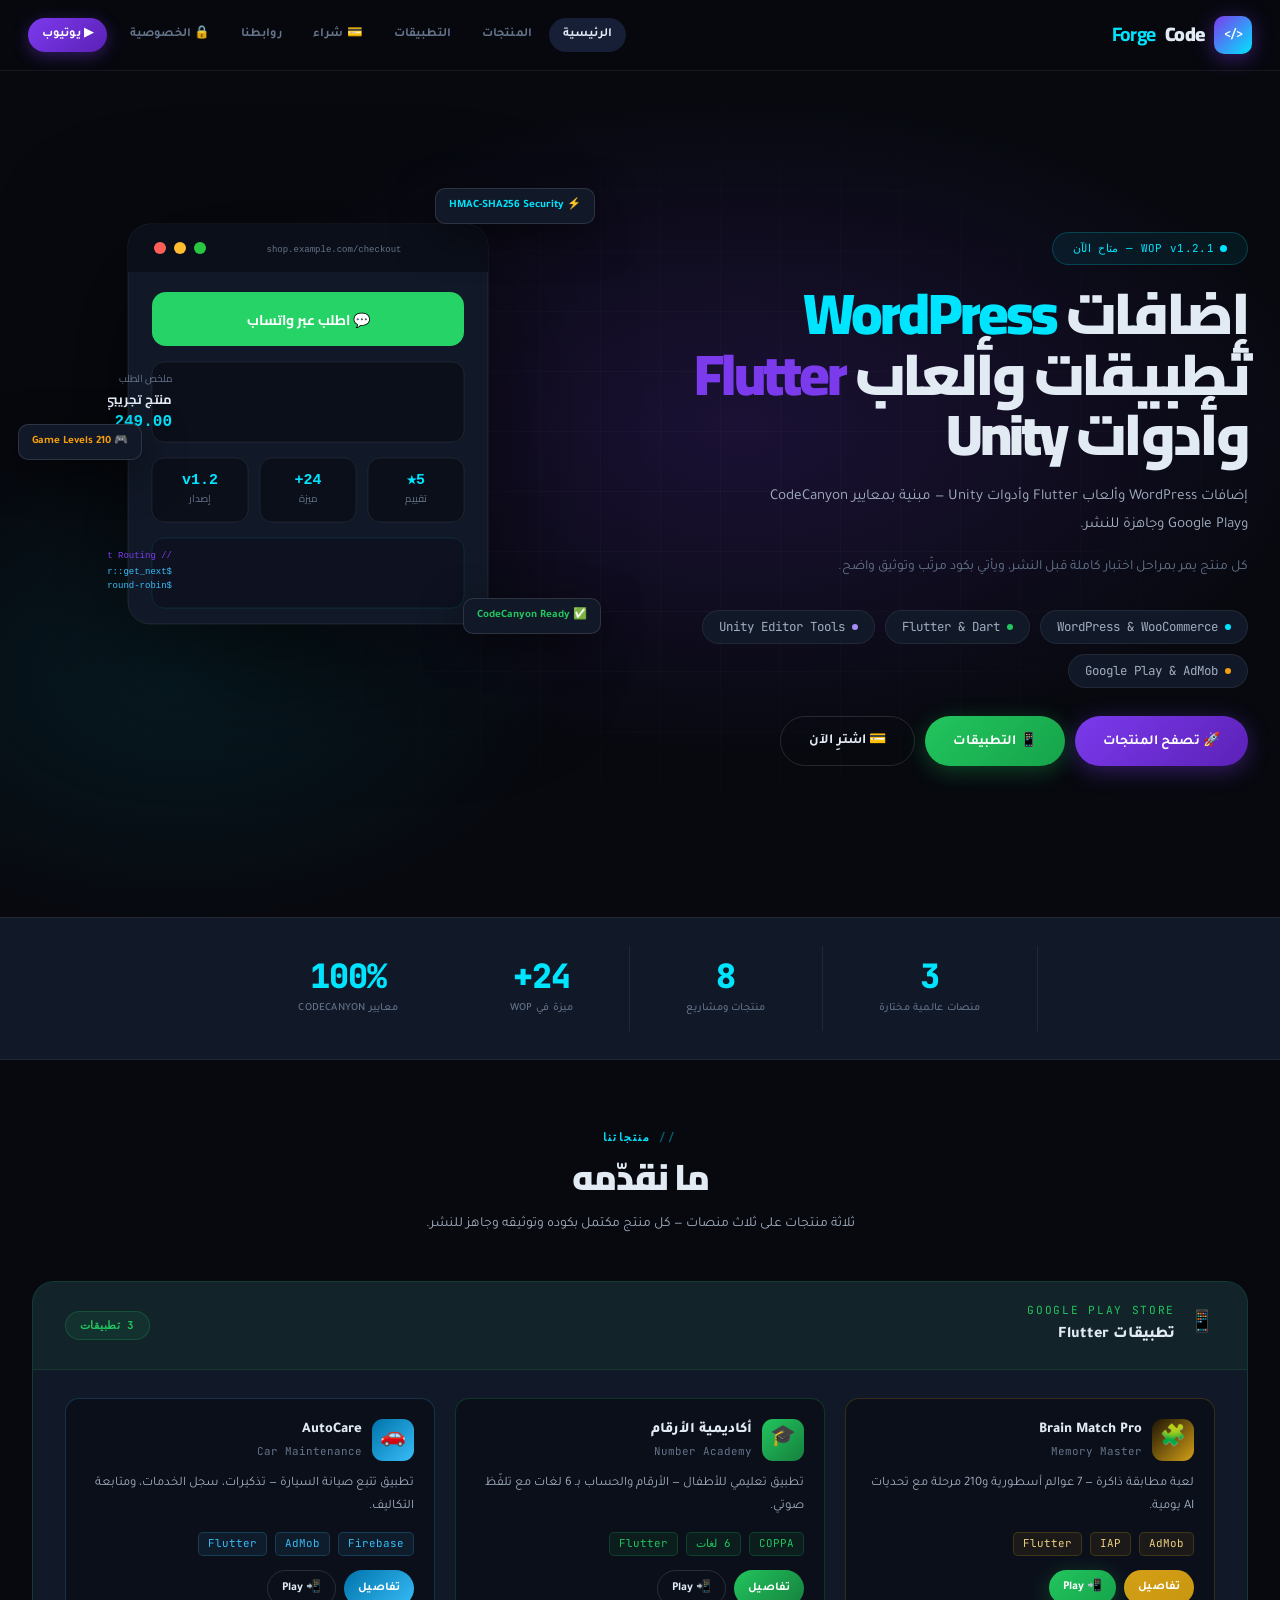
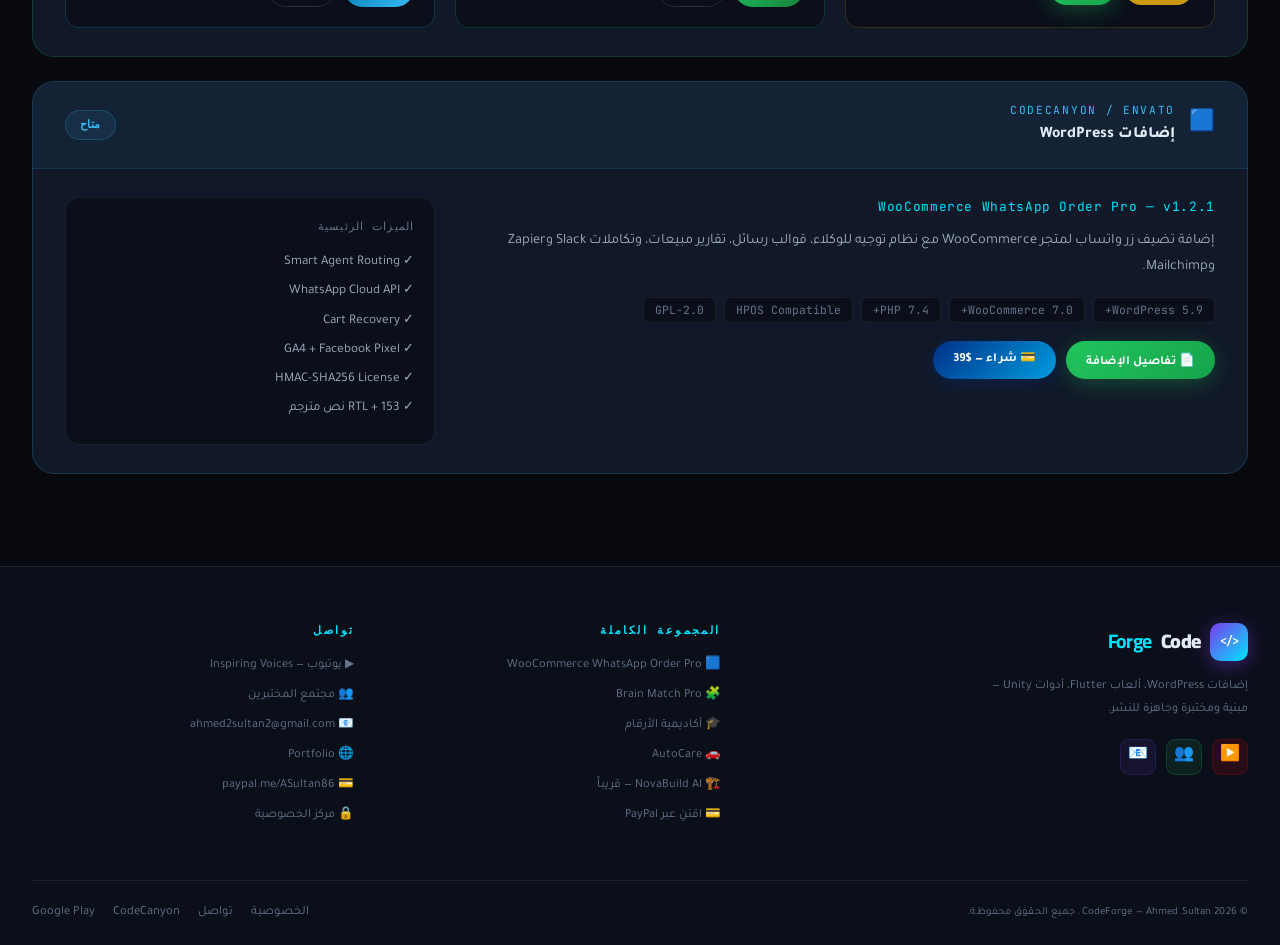
<file: index.html>
<!DOCTYPE html>
<html lang="ar" dir="rtl">
<head>
<meta charset="UTF-8">
<meta name="viewport" content="width=device-width,initial-scale=1">
<title>CodeForge | أدوات وتطبيقات احترافية للمطورين</title>
<meta name="description" content="CodeForge — إضافات WordPress وألعاب Flutter وأدوات Unity احترافية">
<meta name="robots" content="index, follow">
<link rel="preconnect" href="https://fonts.googleapis.com">
<link rel="preconnect" href="https://fonts.gstatic.com" crossorigin>
<link href="https://fonts.googleapis.com/css2?family=Cairo:wght@300;400;600;700;900&family=Tajawal:wght@300;400;500;700&family=JetBrains+Mono:wght@400;600;700&display=swap" rel="stylesheet">
<style>
:root{
  --bg:#07090f;--bg2:#0b0f1a;--bg3:#0d1120;
  --s:#111827;--s2:#161f35;
  --b:rgba(255,255,255,.07);--bh:rgba(255,255,255,.12);
  --c1:#00e5ff;--c2:#7c3aed;--c2d:#5b21b6;--c3:#f59e0b;
  --gr:#22c55e;--grd:#16a34a;
  --gold:#D4A017;--goldl:#EFD080;
  --tx:#e2eaf4;--tx2:#a0aec0;--mu:#64748b;
  --fn:'Tajawal',sans-serif;--fn-h:'Cairo',sans-serif;--mo:'JetBrains Mono',monospace;
  --r:16px;--r2:24px;
  --tr:all .22s cubic-bezier(.4,0,.2,1);
}
*,*::before,*::after{box-sizing:border-box;margin:0;padding:0}
html{scroll-behavior:smooth}
body{font-family:var(--fn);background:var(--bg);color:var(--tx);overflow-x:hidden;min-height:100vh;line-height:1.6}
h1,h2,h3,h4,h5,h6{font-family:var(--fn-h)}
a{color:inherit;text-decoration:none}
button{cursor:pointer;font-family:var(--fn);border:none;outline:none}
::-webkit-scrollbar{width:5px}::-webkit-scrollbar-track{background:var(--bg2)}::-webkit-scrollbar-thumb{background:var(--c2);border-radius:4px}
::selection{background:rgba(124,58,237,.35);color:#fff}
#prog{position:fixed;top:0;left:0;height:3px;z-index:9999;background:linear-gradient(90deg,var(--c2),var(--c1));width:0;pointer-events:none;transition:width .08s linear}
nav{position:sticky;top:0;z-index:500;background:rgba(7,9,15,.93);backdrop-filter:blur(28px);-webkit-backdrop-filter:blur(28px);border-bottom:1px solid var(--b)}
.ni{max-width:1300px;margin:0 auto;padding:0 28px;height:68px;display:flex;align-items:center;justify-content:space-between;gap:16px}
.logo{display:flex;align-items:center;gap:10px;font-weight:900;font-size:1.3rem;flex-shrink:0;letter-spacing:-.5px;cursor:pointer}
.logo-ico{width:38px;height:38px;background:linear-gradient(135deg,var(--c2),var(--c1));border-radius:10px;display:grid;place-items:center;font-family:var(--mo);font-size:12px;font-weight:700;color:#fff;box-shadow:0 4px 20px rgba(124,58,237,.45);flex-shrink:0}
.logo b{color:var(--c1)}
.nlinks{display:flex;align-items:center;gap:2px;list-style:none}
.nlinks a{padding:7px 13px;border-radius:30px;font-weight:600;font-size:.85rem;color:var(--mu);transition:var(--tr);display:block}
.nlinks a:hover,.nlinks a.act{color:var(--tx);background:var(--s2)}
.nlinks .cta{background:linear-gradient(135deg,var(--c2),var(--c2d))!important;color:#fff!important;margin-right:6px;box-shadow:0 4px 16px rgba(124,58,237,.38)}
.ham{display:none;flex-direction:column;gap:5px;background:none;padding:8px}
.ham span{display:block;width:22px;height:2px;background:var(--tx);border-radius:2px;transition:var(--tr)}
#mnu{display:none;background:var(--bg2);border-bottom:1px solid var(--b);padding:10px 20px}
#mnu a{display:block;padding:12px 6px;font-weight:600;color:var(--mu);border-bottom:1px solid var(--b);font-size:.9rem;transition:color .2s}
#mnu a:last-child{border-bottom:none}#mnu a:hover{color:var(--tx)}
.pg{display:none}.pg.on{display:block;animation:fadeUp .3s ease}
@keyframes fadeUp{from{opacity:0;transform:translateY(12px)}to{opacity:1;transform:translateY(0)}}
.wrap{max-width:1300px;margin:0 auto;padding:0 28px}
.sec{padding:88px 0}
.g2{display:grid;grid-template-columns:1fr 1fr;gap:22px}
.g3{display:grid;grid-template-columns:repeat(3,1fr);gap:22px}
.lbl{font-family:var(--mo);font-size:.72rem;color:var(--c1);letter-spacing:3px;text-transform:uppercase;display:inline-flex;align-items:center;gap:7px;margin-bottom:12px}
.lbl::before{content:"//";opacity:.4}
h2.sec-t{font-size:clamp(1.9rem,3.5vw,2.9rem);font-weight:900;letter-spacing:-.7px;margin-bottom:14px;line-height:1.12}
.sub{color:var(--tx2);font-size:.97rem;line-height:1.9;max-width:560px}
.sh{margin-bottom:52px}.sh-c{text-align:center}.sh-c .lbl{justify-content:center}.sh-c .sub{margin:0 auto}
.tag{display:inline-flex;align-items:center;gap:6px;border-radius:30px;padding:4px 14px;font-size:.73rem;font-weight:700;font-family:var(--mo)}
.tag-c{background:rgba(0,229,255,.08);border:1px solid rgba(0,229,255,.2);color:var(--c1)}
.tag-g{background:rgba(34,197,94,.09);border:1px solid rgba(34,197,94,.22);color:var(--gr)}
.tag-p{background:rgba(124,58,237,.1);border:1px solid rgba(124,58,237,.26);color:#a78bfa}
.tag-b{background:rgba(56,189,248,.09);border:1px solid rgba(56,189,248,.22);color:#38bdf8}
.tag-w{background:rgba(255,255,255,.06);border:1px solid var(--b);color:var(--tx)}
.tag-o{background:rgba(245,158,11,.09);border:1px solid rgba(245,158,11,.22);color:var(--c3)}
.tag-gold{background:rgba(212,160,23,.1);border:1px solid rgba(212,160,23,.25);color:var(--goldl)}
.btn{display:inline-flex;align-items:center;gap:8px;padding:12px 26px;border-radius:30px;font-weight:700;font-size:.92rem;transition:var(--tr);white-space:nowrap;cursor:pointer}
.btn-p{background:linear-gradient(135deg,var(--c2),var(--c2d));color:#fff;box-shadow:0 5px 22px rgba(124,58,237,.38)}
.btn-p:hover{transform:translateY(-2px);box-shadow:0 9px 30px rgba(124,58,237,.52)}
.btn-o{background:transparent;color:var(--tx);border:1px solid var(--bh)}.btn-o:hover{border-color:var(--c1);color:var(--c1)}
.btn-g{background:linear-gradient(135deg,var(--gr),var(--grd));color:#fff;box-shadow:0 5px 22px rgba(34,197,94,.3)}.btn-g:hover{transform:translateY(-2px)}
.btn-pay{background:linear-gradient(135deg,#003087,#009cde);color:#fff;box-shadow:0 5px 18px rgba(0,48,135,.35)}.btn-pay:hover{transform:translateY(-2px)}
.btn-gold{background:linear-gradient(135deg,#D4A017,#c8960f);color:#fff;box-shadow:0 5px 22px rgba(212,160,23,.35)}.btn-gold:hover{transform:translateY(-2px)}
.btn-sm{padding:9px 20px;font-size:.84rem}.brow{display:flex;gap:12px;flex-wrap:wrap}
.fc{background:var(--s);border:1px solid var(--b);border-radius:16px;padding:28px;transition:var(--tr);position:relative;overflow:hidden}
.fc::after{content:"";position:absolute;bottom:0;left:0;right:0;height:2px;background:linear-gradient(90deg,var(--c2),var(--c1));transform:scaleX(0);transition:.3s ease;transform-origin:left}
.fc:hover::after{transform:scaleX(1)}.fc:hover{border-color:rgba(0,229,255,.15);transform:translateY(-4px);box-shadow:0 18px 48px rgba(0,0,0,.38)}
.fc-ico{width:52px;height:52px;border-radius:14px;display:flex;align-items:center;justify-content:center;font-size:1.5rem;margin-bottom:18px}
.fc h3{font-size:1.05rem;font-weight:800;margin-bottom:9px}.fc p{font-size:.87rem;color:var(--tx2);line-height:1.8}
.hero{position:relative;overflow:hidden;padding:100px 0 90px;min-height:94vh;display:flex;align-items:center}
.hero-bg{position:absolute;inset:0;background:radial-gradient(ellipse 70% 60% at 58% 42%,rgba(124,58,237,.17) 0%,transparent 65%),radial-gradient(ellipse 50% 48% at 14% 72%,rgba(0,229,255,.08) 0%,transparent 60%)}
.hero-grid{position:absolute;inset:0;background-image:linear-gradient(rgba(255,255,255,.024) 1px,transparent 1px),linear-gradient(90deg,rgba(255,255,255,.024) 1px,transparent 1px);background-size:60px 60px;mask-image:radial-gradient(ellipse at 55% 48%,black 20%,transparent 72%)}
.hero-inner{position:relative;z-index:1;display:grid;grid-template-columns:1.05fr .95fr;gap:48px;align-items:center}
.hbadge{display:inline-flex;align-items:center;gap:6px;background:rgba(0,229,255,.07);border:1px solid rgba(0,229,255,.2);border-radius:30px;padding:4px 13px;font-size:.68rem;font-family:var(--mo);color:var(--c1);margin-bottom:14px;letter-spacing:.03em}
.hbadge em{width:7px;height:7px;background:var(--c1);border-radius:50%;display:inline-block;animation:pulse 2s ease-in-out infinite;font-style:normal}
@keyframes pulse{0%,100%{opacity:1;transform:scale(1)}50%{opacity:.25;transform:scale(.65)}}
.hero h1{font-size:clamp(2.4rem,5.2vw,4.1rem);font-weight:900;line-height:1.1;letter-spacing:-1.5px;margin-bottom:20px}
.hero h1 .a1{color:var(--c1)}.hero h1 .a2{color:var(--c2)}
.hero .desc{color:var(--tx2);font-size:1.05rem;line-height:1.9;margin-bottom:16px;max-width:520px}
.hero .desc2{color:var(--mu);font-size:.92rem;line-height:1.85;margin-bottom:32px;max-width:500px}
.hero-pills{display:flex;gap:10px;flex-wrap:wrap;margin-bottom:36px}
.pill{display:inline-flex;align-items:center;gap:6px;background:var(--s);border:1px solid var(--b);border-radius:30px;padding:5px 14px;font-size:.78rem;font-family:var(--mo);color:var(--tx2)}
.pill .dot{width:6px;height:6px;border-radius:50%}
.hero-vis{position:relative;display:flex;justify-content:center;align-items:center;overflow:visible}
.float-badge{position:absolute;background:var(--s);border:1px solid var(--bh);border-radius:10px;padding:8px 13px;font-size:.7rem;font-weight:700;white-space:nowrap;box-shadow:0 12px 40px rgba(0,0,0,.5);z-index:10}
.float-badge.b1{top:-16px;right:-10px;color:var(--c1);animation:fbf 4s ease-in-out infinite}
.float-badge.b2{bottom:10px;right:-16px;color:var(--gr);animation:fbf 4s ease-in-out infinite 1.4s}
.float-badge.b3{top:50%;left:-14px;color:var(--c3);animation:fbf3 4s ease-in-out infinite .8s}
@keyframes fbf{0%,100%{transform:translateY(0)}50%{transform:translateY(-8px)}}
@keyframes fbf3{0%,100%{transform:translateY(-50%)}50%{transform:translateY(-50%) translateX(-5px)}}
.sbar{background:var(--s);border-top:1px solid var(--b);border-bottom:1px solid var(--b);padding:28px 0}
.sgr{display:flex;justify-content:center;flex-wrap:wrap}
.si{padding:12px 52px;text-align:center;border-right:1px solid var(--b)}.si:last-child{border-right:none}
.si .v{font-family:var(--mo);font-size:2rem;font-weight:700;color:var(--c1);display:block;line-height:1}
.si .k{font-size:.8rem;color:var(--mu);margin-top:5px;display:block}
.platform-card{background:var(--s);border:1px solid var(--b);border-radius:var(--r2);cursor:pointer;transition:var(--tr);display:flex;flex-direction:column;align-items:center;padding:40px 28px;text-align:center}
.platform-card:hover{transform:translateY(-7px);box-shadow:0 24px 60px rgba(0,0,0,.48)}
.platform-card .pico-wrap{width:80px;height:80px;border-radius:22px;display:flex;align-items:center;justify-content:center;margin-bottom:18px;font-size:2.2rem}
.platform-card h3{font-size:1.15rem;font-weight:900;margin-bottom:10px}
.platform-card p{font-size:.87rem;color:var(--tx2);line-height:1.8;margin-bottom:18px}
.platform-card .p-count{font-family:var(--mo);font-size:.75rem;color:var(--mu);background:var(--bg2);border:1px solid var(--b);border-radius:20px;padding:4px 14px;margin-top:auto}
.pfeat{background:var(--s);border:1px solid var(--bh);border-radius:26px;overflow:hidden;box-shadow:0 30px 80px rgba(0,0,0,.5);display:grid;grid-template-columns:1.1fr .9fr;margin-bottom:44px}
.pinfo{padding:52px}.pname{font-size:2rem;font-weight:900;line-height:1.15;letter-spacing:-.6px;margin:14px 0}
.pdesc{color:var(--tx2);line-height:1.95;margin-bottom:26px;font-size:.97rem}
.fl{list-style:none;margin-bottom:32px}
.fl li{display:flex;align-items:flex-start;gap:11px;padding:8px 0;font-size:.9rem;border-bottom:1px solid var(--b)}.fl li:last-child{border-bottom:none}
.fl li .chk{width:20px;height:20px;flex-shrink:0;background:rgba(34,197,94,.12);border:1px solid rgba(34,197,94,.22);border-radius:50%;display:flex;align-items:center;justify-content:center;margin-top:1px;font-size:.65rem;color:var(--gr)}
.ppr{display:flex;align-items:baseline;gap:16px;margin-bottom:28px}
.price{font-family:var(--mo);font-size:2.6rem;font-weight:900;color:var(--c1)}.pnt{color:var(--mu);font-size:.83rem;line-height:1.7}
.pmed{background:var(--bg2);border-right:1px solid var(--b);display:flex;flex-direction:column;min-height:460px}
.mtabs{display:flex;background:var(--bg);border-bottom:1px solid var(--b)}
.mt{flex:1;padding:14px 8px;font-size:.83rem;font-weight:700;text-align:center;cursor:pointer;color:var(--mu);background:none;font-family:var(--fn);transition:var(--tr);border-bottom:2px solid transparent}
.mt.on{color:var(--c1);border-bottom-color:var(--c1);background:rgba(0,229,255,.03)}
.mcon{flex:1;display:flex;flex-direction:column}.mpan{display:none;flex-direction:column;height:100%}.mpan.on{display:flex}
.ssl{flex:1;overflow:hidden;min-height:300px}.sstr{display:flex;height:100%;transition:transform .42s cubic-bezier(.4,0,.2,1)}
.ssl2{min-width:100%;display:flex;align-items:center;justify-content:center;flex-direction:column;background:var(--bg3);gap:12px;min-height:300px;padding:28px}
.sctrl{display:flex;align-items:center;justify-content:center;gap:9px;padding:14px;background:var(--bg);border-top:1px solid var(--b)}
.sdo{width:7px;height:7px;border-radius:50%;background:var(--b);cursor:pointer;transition:all .2s;border:none}.sdo.on{background:var(--c1);transform:scale(1.3)}
.sar{background:var(--s2);border:1px solid var(--b);color:var(--tx);border-radius:50%;width:28px;height:28px;cursor:pointer;font-size:.85rem;display:flex;align-items:center;justify-content:center;transition:var(--tr)}.sar:hover{background:var(--c1);color:var(--bg)}
.vp{flex:1;background:#000;display:flex;align-items:center;justify-content:center;flex-direction:column;gap:16px;cursor:pointer;min-height:300px}.vp:hover .pply{background:rgba(255,0,0,.75)}
.pply{width:64px;height:64px;background:rgba(255,255,255,.13);border:2px solid rgba(255,255,255,.3);border-radius:50%;display:flex;align-items:center;justify-content:center;font-size:1.4rem;transition:all .28s}
.vtxt{color:var(--mu);font-size:.88rem}.vframe{width:100%;border:none;min-height:300px}
.specs-box{background:var(--s);border:1px solid var(--b);border-radius:22px;padding:48px;margin-bottom:44px}
.spec-col{background:var(--bg2);border-radius:13px;padding:18px 20px;border:1px solid var(--b)}
.spec-col .spec-hd{font-size:.72rem;color:var(--c1);font-family:var(--mo);margin-bottom:10px;letter-spacing:1.5px}
.spec-col ul{list-style:none;font-size:.86rem;color:var(--tx2);line-height:2.3}
.spec-col li::before{content:"✓ ";color:var(--gr);font-weight:700}
.ac-card{background:var(--s);border:1px solid var(--b);border-radius:var(--r2);padding:32px 26px;text-align:center;transition:var(--tr);display:flex;flex-direction:column}
.ac-card:hover{transform:translateY(-7px);box-shadow:0 22px 56px rgba(0,0,0,.42);border-color:rgba(0,229,255,.15)}
.aico{width:76px;height:76px;border-radius:20px;display:flex;align-items:center;justify-content:center;margin:0 auto 18px;font-size:2rem;box-shadow:0 8px 28px rgba(0,0,0,.35)}
.an{font-size:1.15rem;font-weight:900;margin:10px 0;letter-spacing:-.3px}
.ad{font-size:.87rem;color:var(--tx2);line-height:1.8;margin-bottom:18px;flex:1}
.af{list-style:none;margin-bottom:20px}
.af li{font-size:.82rem;color:var(--tx2);padding:5px 0;display:flex;align-items:center;gap:7px;justify-content:center}
.af li::before{content:"✓";color:var(--gr);font-weight:700;font-size:.76rem}
.hac{background:var(--s);border:1px solid var(--b);border-radius:var(--r2);overflow:hidden;display:grid;grid-template-columns:150px 1fr;transition:var(--tr)}
.hac:hover{transform:translateY(-5px);border-color:rgba(0,229,255,.15);box-shadow:0 18px 48px rgba(0,0,0,.4)}
.hac-ico{background:var(--bg2);display:flex;flex-direction:column;align-items:center;justify-content:center;gap:10px;padding:28px 18px}.hac-ico .ico{font-size:2.8rem}
.hac-body{padding:28px}.hac-body h3{font-size:1.15rem;font-weight:900;margin-bottom:9px}.hac-body p{font-size:.88rem;color:var(--tx2);line-height:1.85;margin-bottom:18px}
.chips{display:flex;gap:7px;flex-wrap:wrap;margin-bottom:18px}.chip{background:var(--bg2);border:1px solid var(--b);border-radius:6px;padding:3px 11px;font-size:.73rem;font-family:var(--mo);color:var(--mu)}
.cs-box{background:var(--s);border:1px dashed var(--bh);border-radius:var(--r2);padding:48px;text-align:center;display:flex;flex-direction:column;align-items:center;gap:14px}
.cs-label{font-family:var(--mo);font-size:.73rem;color:var(--c2);letter-spacing:3px}
.paybx{background:var(--s2);border:1px solid rgba(0,156,222,.22);border-radius:24px;padding:48px;max-width:540px;margin:0 auto;text-align:center}
.paybx h3{font-size:1.35rem;font-weight:900;margin-bottom:12px}.paybx>p{color:var(--tx2);font-size:.92rem;line-height:1.85;margin-bottom:26px}
.pay-notes{font-size:.8rem;color:var(--mu);margin-top:20px;line-height:2.1;border-top:1px solid var(--b);padding-top:18px}
.pay-features{display:grid;grid-template-columns:1fr 1fr;gap:12px;margin:24px 0}
.pay-feat{background:var(--bg2);border:1px solid var(--b);border-radius:12px;padding:14px 16px;text-align:right}
.pay-feat .pf-ico{font-size:1.4rem;margin-bottom:7px}.pay-feat h4{font-size:.88rem;font-weight:700;margin-bottom:4px}.pay-feat p{font-size:.78rem;color:var(--mu);line-height:1.6}
.lgr{display:grid;grid-template-columns:repeat(auto-fill,minmax(290px,1fr));gap:16px}
.lk{background:var(--s);border:1px solid var(--b);border-radius:16px;padding:20px 24px;display:flex;align-items:center;gap:16px;transition:var(--tr)}
.lk:hover{border-color:var(--c1);transform:translateY(-3px);box-shadow:0 14px 36px rgba(0,0,0,.36)}
.lki{width:50px;height:50px;border-radius:13px;display:flex;align-items:center;justify-content:center;font-size:1.4rem;flex-shrink:0}
.lkd h3{font-size:.94rem;font-weight:700;margin-bottom:3px}.lkd p{font-size:.8rem;color:var(--mu)}.lka{margin-right:auto;color:var(--mu);font-size:.95rem}
.cta-sec{background:var(--s);border-top:1px solid var(--b);border-bottom:1px solid var(--b);padding:72px 0;text-align:center;position:relative;overflow:hidden}
.cta-sec::before{content:"";position:absolute;inset:0;background:radial-gradient(ellipse 65% 80% at 50% 50%,rgba(124,58,237,.08),transparent)}
.cta-sec h2{font-size:2.1rem;font-weight:900;margin-bottom:14px;letter-spacing:-.5px}.cta-sec p{color:var(--tx2);margin-bottom:34px;font-size:1rem}
.hbox{border-radius:16px;padding:20px 24px;display:flex;align-items:flex-start;gap:14px;font-size:.88rem;line-height:1.85}
.hbox-c{background:rgba(0,229,255,.05);border:1px solid rgba(0,229,255,.12)}.hbox-g{background:rgba(34,197,94,.05);border:1px solid rgba(34,197,94,.14)}
.hbox-p{background:rgba(124,58,237,.06);border:1px solid rgba(124,58,237,.18)}.hbox-gold{background:rgba(212,160,23,.05);border:1px solid rgba(212,160,23,.18)}
.bm-hero{position:relative;overflow:hidden;padding:80px 0 60px}.bm-hero-inner{position:relative;z-index:1;display:grid;grid-template-columns:1.1fr .9fr;gap:60px;align-items:center}
.bm-title{font-size:clamp(2.5rem,5vw,4rem);font-weight:900;line-height:1.05;letter-spacing:-1.5px;margin-bottom:18px}
.worlds-grid{display:grid;grid-template-columns:repeat(7,1fr);gap:10px;margin-bottom:40px}
.world-c{border-radius:12px;padding:18px 8px;text-align:center;transition:var(--tr)}.world-c:hover{transform:translateY(-4px)}
.world-c .wi{font-size:1.8rem;margin-bottom:8px}.world-c .wn{font-size:.65rem;font-family:var(--mo);font-weight:700;letter-spacing:2px}.world-c .wch{font-size:.6rem;color:var(--mu);margin-top:3px;font-family:var(--mo)}
.info-grid{display:grid;grid-template-columns:1fr 1fr;gap:20px;margin-bottom:32px}
.info-block{background:var(--s);border:1px solid var(--b);border-radius:16px;padding:24px}
.info-block h4{font-size:.88rem;font-weight:800;margin-bottom:14px}
.info-block ul{list-style:none}.info-block li{font-size:.85rem;color:var(--tx2);padding:6px 0;border-bottom:1px solid rgba(255,255,255,.04);display:flex;align-items:flex-start;gap:8px;line-height:1.6}
.info-block li:last-child{border-bottom:none}.info-block li::before{content:"▸";color:var(--gold);font-size:.7rem;margin-top:4px;flex-shrink:0}
.modes-row{display:grid;grid-template-columns:repeat(4,1fr);gap:14px;margin-bottom:32px}
.mode-card{background:var(--s);border:1px solid var(--b);border-radius:14px;padding:20px 16px;text-align:center;transition:var(--tr)}.mode-card:hover{transform:translateY(-3px);border-color:rgba(212,160,23,.2)}
.mode-card .mi{font-size:2rem;margin-bottom:10px}.mode-card h4{font-size:.88rem;font-weight:800;margin-bottom:7px}.mode-card p{font-size:.8rem;color:var(--tx2);line-height:1.7}
.econ-table{width:100%;border-collapse:collapse;font-size:.86rem}
.econ-table th{background:var(--bg2);color:var(--goldl);font-family:var(--mo);font-size:.73rem;letter-spacing:1px;padding:11px 18px;text-align:right;font-weight:700}
.econ-table td{padding:11px 18px;border-bottom:1px solid var(--b);color:var(--tx2)}.econ-table td:first-child{color:var(--tx);font-weight:600}.econ-table tr:last-child td{border-bottom:none}.econ-table tr:hover td{background:rgba(255,255,255,.02)}
.related-apps{display:grid;grid-template-columns:repeat(3,1fr);gap:18px;margin-top:52px}
.ra-card{background:var(--s);border:1px solid var(--b);border-radius:16px;padding:22px;display:flex;align-items:center;gap:16px;cursor:pointer;transition:var(--tr)}.ra-card:hover{border-color:rgba(0,229,255,.2);transform:translateY(-3px);box-shadow:0 12px 32px rgba(0,0,0,.35)}
.ra-ico{width:54px;height:54px;border-radius:14px;display:flex;align-items:center;justify-content:center;font-size:1.6rem;flex-shrink:0}
.ra-info h4{font-size:.95rem;font-weight:800;margin-bottom:4px}.ra-info p{font-size:.8rem;color:var(--mu);line-height:1.5}.ra-arrow{margin-right:auto;color:var(--mu);font-size:1rem}

.prv-hub{display:grid;grid-template-columns:repeat(auto-fill,minmax(280px,1fr));gap:20px;margin-bottom:44px}
.prv-card{background:var(--s);border:1px solid var(--b);border-radius:var(--r2);padding:32px 28px;cursor:pointer;transition:var(--tr)}.prv-card:hover{transform:translateY(-6px);border-color:rgba(0,229,255,.2);box-shadow:0 22px 60px rgba(0,0,0,.46)}
.prv-card-ico{width:60px;height:60px;border-radius:18px;display:flex;align-items:center;justify-content:center;font-size:1.7rem;margin-bottom:18px}
.prv-card h3{font-size:1.1rem;font-weight:900;margin-bottom:9px}.prv-card p{font-size:.86rem;color:var(--tx2);line-height:1.8;margin-bottom:18px}
.prv-card-arrow{font-size:.82rem;color:var(--c1);font-family:var(--mo);display:flex;align-items:center;gap:5px}
.prv-badge{display:inline-flex;align-items:center;gap:5px;background:rgba(34,197,94,.08);border:1px solid rgba(34,197,94,.22);border-radius:20px;padding:3px 12px;font-size:.72rem;font-family:var(--mo);color:var(--gr);margin-bottom:13px}
.prv-detail{display:none;animation:fadeUp .3s ease}.prv-detail.on{display:block}.prv-hub-view.hidden{display:none}
.prv-back{display:inline-flex;align-items:center;gap:9px;background:var(--s);border:1px solid var(--b);border-radius:30px;padding:11px 24px;font-size:.87rem;font-weight:700;color:var(--mu);cursor:pointer;transition:var(--tr);margin-bottom:32px}.prv-back:hover{border-color:var(--c1);color:var(--c1)}
.prv-breadcrumb{display:flex;align-items:center;gap:8px;font-size:.79rem;color:var(--mu);margin-bottom:24px;font-family:var(--mo)}.prv-breadcrumb span{color:var(--c1)}
.prv-banner{background:var(--s);border:1px solid var(--b);border-radius:24px;padding:42px;margin-bottom:38px;display:flex;align-items:center;gap:28px}
.prv-banner-ico{width:80px;height:80px;border-radius:22px;display:flex;align-items:center;justify-content:center;font-size:2.2rem;flex-shrink:0}
.prv-banner h2{font-size:1.7rem;font-weight:900;margin-bottom:6px}.prv-banner p{color:var(--mu);font-size:.9rem}
.prv-body{display:grid;gap:13px}.prv-section{background:var(--s);border:1px solid var(--b);border-radius:16px;overflow:hidden}
.prv-section-hd{display:flex;align-items:center;gap:14px;padding:18px 24px;cursor:pointer;user-select:none;transition:background .2s}.prv-section-hd:hover{background:rgba(255,255,255,.022)}
.prv-sico{font-size:1.1rem;width:38px;height:38px;background:var(--bg2);border-radius:10px;display:flex;align-items:center;justify-content:center;flex-shrink:0;border:1px solid var(--b)}
.prv-section-hd h3{font-size:.97rem;font-weight:700;flex:1}.prv-arr{font-size:.74rem;color:var(--mu);transition:transform .25s}.prv-section.open .prv-arr{transform:rotate(90deg)}
.prv-section-body{display:none;padding:0 24px 24px;border-top:1px solid var(--b)}.prv-section.open .prv-section-body{display:block;animation:fadeUp .22s ease}
.prv-p{font-size:.89rem;color:var(--tx2);line-height:1.95;margin-bottom:13px}
.prv-ul{list-style:none;margin:12px 0}.prv-ul li{font-size:.87rem;color:var(--tx2);padding:7px 0;display:flex;align-items:flex-start;gap:10px;border-bottom:1px solid rgba(255,255,255,.04)}.prv-ul li:last-child{border-bottom:none}
.prv-ul li::before{content:"▸";color:var(--c1);font-size:.72rem;margin-top:5px;flex-shrink:0}.prv-ul li strong{color:var(--tx)}
.prv-tbl{width:100%;border-collapse:collapse;margin:13px 0;font-size:.84rem}.prv-tbl th{background:var(--bg2);color:var(--c1);font-family:var(--mo);font-size:.74rem;letter-spacing:1px;padding:11px 18px;text-align:right;font-weight:700}.prv-tbl td{padding:11px 18px;border-bottom:1px solid var(--b);color:var(--tx2)}.prv-tbl tr:last-child td{border-bottom:none}
.prv-comp{display:flex;gap:8px;flex-wrap:wrap;margin:13px 0}.prv-comp-chip{background:var(--bg2);border:1px solid var(--b);border-radius:7px;padding:5px 13px;font-size:.74rem;font-family:var(--mo);color:var(--mu);display:flex;align-items:center;gap:5px}.prv-comp-chip::before{content:"✓";color:var(--gr)}
.prv-contact{background:var(--bg2);border-radius:14px;padding:22px;display:flex;align-items:center;gap:18px;margin-top:10px;border:1px solid var(--b)}.prv-contact-ico{font-size:2.2rem}.prv-contact p{font-size:.86rem;color:var(--tx2);line-height:1.8}.prv-contact a{color:var(--c1);font-weight:700}.prv-contact strong{color:var(--tx);font-size:.93rem;display:block;margin-bottom:5px}
.prv-perm{background:var(--bg2);border:1px solid var(--b);border-radius:12px;padding:16px 20px;margin:9px 0;display:flex;align-items:flex-start;gap:15px}.prv-perm-ico{font-size:1.4rem;margin-top:2px}.prv-perm h4{font-size:.88rem;font-weight:700;margin-bottom:4px}.prv-perm p{font-size:.8rem;color:var(--mu)}
.prv-rights{display:grid;grid-template-columns:1fr 1fr;gap:10px;margin:13px 0}.prv-right-item{background:var(--bg2);border-radius:11px;padding:13px 16px;display:flex;align-items:flex-start;gap:11px;border:1px solid var(--b)}.prv-right-item h4{font-size:.81rem;font-weight:700;margin-bottom:3px;color:var(--tx)}.prv-right-item p{font-size:.75rem;color:var(--mu)}
.prv-updated{display:flex;align-items:center;justify-content:space-between;background:rgba(0,229,255,.04);border:1px solid rgba(0,229,255,.1);border-radius:12px;padding:12px 20px;font-size:.79rem;font-family:var(--mo);color:var(--mu);margin-top:24px;flex-wrap:wrap;gap:8px}.prv-updated span:last-child{color:var(--c1)}
.prv-info-note{background:rgba(0,229,255,.04);border:1px solid rgba(0,229,255,.1);border-radius:14px;padding:20px 24px;display:flex;gap:14px;align-items:flex-start}.prv-info-note p{font-size:.87rem;color:var(--tx2);line-height:1.9}
footer{background:var(--bg2);border-top:1px solid var(--b);padding:68px 0 30px}
.fgr{display:grid;grid-template-columns:1.5fr 1fr 1fr;gap:52px;margin-bottom:52px}.fbrand p{color:var(--mu);font-size:.89rem;line-height:1.9;margin-top:14px;max-width:270px}
.fcol h4{font-size:.73rem;font-family:var(--mo);color:var(--c1);letter-spacing:2.5px;text-transform:uppercase;margin-bottom:20px}
.fcol ul{list-style:none}.fcol li{margin-bottom:10px}.fcol li a{color:var(--mu);font-size:.89rem;display:flex;align-items:center;gap:7px;transition:color .2s}.fcol li a:hover{color:var(--tx)}
.fbot{border-top:1px solid var(--b);padding-top:24px;display:flex;justify-content:space-between;align-items:center;flex-wrap:wrap;gap:14px}.fbot p{color:var(--mu);font-size:.79rem}
.flinks{display:flex;gap:20px}.flinks a{color:var(--mu);font-size:.79rem;transition:color .2s}.flinks a:hover{color:var(--c1)}
@media(max-width:1100px){.pfeat,.bm-hero-inner{grid-template-columns:1fr}.hero-inner{gap:32px}.pmed{border-right:none;border-top:1px solid var(--b)}.g3{grid-template-columns:1fr 1fr}.worlds-grid{grid-template-columns:repeat(4,1fr)}.modes-row{grid-template-columns:1fr 1fr}.related-apps{grid-template-columns:1fr}.hero-vis svg{width:320px;height:352px}.float-badge.b1{right:0}.float-badge.b2{right:0}.float-badge.b3{left:0}}
@media(max-width:700px){.nlinks{display:none}.ham{display:flex}.g2,.g3{grid-template-columns:1fr}.fgr{grid-template-columns:1fr;gap:32px}.sgr{flex-direction:column}.si{border-right:none;border-bottom:1px solid var(--b);padding:16px 24px}.si:last-child{border-bottom:none}.pinfo{padding:28px}.hac{grid-template-columns:1fr}.hero{min-height:auto;padding:80px 0 64px}.hero-inner{grid-template-columns:1fr}.hero-vis{display:none}.brow{flex-direction:column}.brow .btn{justify-content:center}.pay-features{grid-template-columns:1fr}.worlds-grid{grid-template-columns:repeat(4,1fr)}.info-grid{grid-template-columns:1fr}.prv-rights{grid-template-columns:1fr}.prv-banner{flex-direction:column;text-align:center}}

/* ══════════════════════════════════════
   PROFESSIONAL TYPOGRAPHY SYSTEM
══════════════════════════════════════ */

/* ── Type Scale ── */
:root {
  --ts-xs:   .68rem;   /* 10.9px — labels, caps, mono */
  --ts-sm:   .78rem;   /* 12.5px — captions, meta */
  --ts-base: .87rem;   /* 13.9px — body text */
  --ts-md:   .95rem;   /* 15.2px — lead text */
  --ts-lg:   1.08rem;  /* 17.3px — card titles */
  --ts-xl:   1.25rem;  /* 20px   — section sub-heads */
  --ts-2xl:  1.55rem;  /* 24.8px — h3 major */
  --ts-3xl:  1.9rem;   /* 30.4px — h2 medium */
  --ts-4xl:  2.5rem;   /* 40px   — h2 large */
  --ts-hero: clamp(2.2rem, 4.5vw, 3.6rem);

  /* Spacing scale */
  --sp-1:  3px;
  --sp-2:  6px;
  --sp-3:  10px;
  --sp-4:  14px;
  --sp-5:  18px;
  --sp-6:  22px;
  --sp-8:  28px;
  --sp-10: 36px;
  --sp-12: 44px;
  --sp-16: 56px;
  --sp-20: 68px;
  --sp-24: 80px;

  /* Line heights */
  --lh-tight:  1.1;
  --lh-snug:   1.3;
  --lh-normal: 1.6;
  --lh-relaxed:1.85;
  --lh-loose:  2.1;

  /* Letter spacing */
  --ls-tight:  -.03em;
  --ls-normal:  0;
  --ls-wide:   .05em;
  --ls-wider:  .1em;
  --ls-widest: .2em;
}

/* ── Global body typography ── */
body {
  font-size: 14px;
  font-weight: 400;
  -webkit-font-smoothing: antialiased;
  -moz-osx-font-smoothing: grayscale;
  text-rendering: optimizeLegibility;
}

/* ── Heading hierarchy ── */
h1 {
  font-size: var(--ts-hero);
  font-weight: 900;
  line-height: var(--lh-tight);
  letter-spacing: var(--ls-tight);
}
h2 {
  font-size: var(--ts-3xl);
  font-weight: 900;
  line-height: 1.2;
  letter-spacing: -.04em;
}
h3 {
  font-size: var(--ts-xl);
  font-weight: 800;
  line-height: 1.3;
  letter-spacing: -.02em;
}
h4 {
  font-size: var(--ts-lg);
  font-weight: 700;
  line-height: 1.4;
}

/* ── Section headers refined ── */
h2.sec-t {
  font-size: clamp(1.55rem, 2.8vw, 2.3rem);
  font-weight: 900;
  letter-spacing: -.04em;
  line-height: 1.15;
  margin-bottom: var(--sp-4);
  color: var(--tx);
}
.lbl {
  font-size: var(--ts-xs);
  letter-spacing: var(--ls-widest);
  font-weight: 700;
  margin-bottom: var(--sp-3);
  text-transform: uppercase;
}
.sub {
  font-size: var(--ts-base);
  line-height: var(--lh-relaxed);
  color: var(--tx2);
  max-width: 580px;
  font-weight: 400;
}
.sh { margin-bottom: var(--sp-12); }
.sh-c .sub { margin: 0 auto; }

/* ── NAV typography ── */
.nlinks a {
  font-size: var(--ts-sm);
  font-weight: 600;
  letter-spacing: .01em;
  padding: 7px 14px;
}
.logo { font-family: var(--fn-h); font-size: 1.22rem; letter-spacing: -.04em; }

/* ── Hero typography ── */
.hero h1 {
  font-family: var(--fn-h);
  font-size: var(--ts-hero);
  letter-spacing: -.05em;
  line-height: 1.05;
  margin-bottom: var(--sp-5);
}
.hero .desc {
  font-size: var(--ts-md);
  line-height: var(--lh-relaxed);
  font-weight: 400;
  margin-bottom: var(--sp-4);
  max-width: 500px;
}
.hero .desc2 {
  font-size: var(--ts-base);
  line-height: var(--lh-loose);
  color: var(--mu);
  margin-bottom: var(--sp-8);
  max-width: 480px;
}

/* ── Feature cards typography ── */
.fc h3 {
  font-size: 1.02rem;
  font-weight: 800;
  margin-bottom: var(--sp-2);
  letter-spacing: -.01em;
}
.fc p {
  font-size: var(--ts-sm);
  line-height: var(--lh-relaxed);
  color: var(--tx2);
}

/* ── App cards typography ── */
.an {
  font-size: 1.1rem;
  font-weight: 900;
  letter-spacing: -.03em;
  margin: var(--sp-2) 0 var(--sp-2);
}
.ad {
  font-size: var(--ts-sm);
  line-height: var(--lh-relaxed);
}
.af li { font-size: var(--ts-sm); line-height: 1.5; }

/* ── Info blocks typography ── */
.info-block h4 {
  font-size: .9rem;
  font-weight: 800;
  letter-spacing: -.01em;
  margin-bottom: var(--sp-3);
}
.info-block li {
  font-size: var(--ts-sm);
  line-height: 1.65;
}

/* ── Product panel typography ── */
.pname {
  font-size: 1.85rem;
  font-weight: 900;
  line-height: 1.1;
  letter-spacing: -.05em;
  margin: var(--sp-3) 0 var(--sp-3);
}
.pdesc {
  font-size: var(--ts-base);
  line-height: var(--lh-relaxed);
  color: var(--tx2);
  margin-bottom: var(--sp-6);
}
.fl li { font-size: var(--ts-base); padding: 9px 0; }

/* ── Stats bar ── */
.si .v {
  font-size: 2.1rem;
  font-weight: 800;
  letter-spacing: -.03em;
}
.si .k {
  font-size: var(--ts-xs);
  letter-spacing: .02em;
  font-weight: 500;
  text-transform: uppercase;
  margin-top: 6px;
}

/* ── Tags ── */
.tag {
  font-size: var(--ts-xs);
  font-weight: 700;
  letter-spacing: .04em;
  padding: 5px 14px;
}

/* ── Buttons ── */
.btn {
  font-size: var(--ts-base);
  font-weight: 700;
  letter-spacing: .01em;
  padding: 13px 28px;
  border-radius: 32px;
  gap: 9px;
}
.btn-sm { padding: 9px 20px; font-size: var(--ts-sm); }

/* ── Privacy & Links ── */
.prv-section-hd h3 { font-size: .95rem; font-weight: 700; }
.prv-p { font-size: var(--ts-sm); line-height: var(--lh-relaxed); }
.prv-ul li { font-size: var(--ts-sm); line-height: 1.7; }
.lkd h3 { font-size: .92rem; font-weight: 700; letter-spacing: -.01em; }
.lkd p  { font-size: var(--ts-xs); letter-spacing: .01em; }

/* ── Footer ── */
.fbrand p { font-size: var(--ts-sm); line-height: var(--lh-relaxed); }
.fcol h4  { font-size: var(--ts-xs); letter-spacing: var(--ls-widest); }
.fcol li a{ font-size: var(--ts-sm); }
.fbot p   { font-size: var(--ts-xs); letter-spacing: .01em; }

/* ══════════════════════════════════════
   SPACING & LAYOUT REFINEMENTS
══════════════════════════════════════ */

/* ── Sections ── */
.sec    { padding: var(--sp-20) 0; }
.sec-sm { padding: var(--sp-12) 0; }
.wrap   { padding: 0 var(--sp-6); max-width: 1260px; }

/* ── NAV height & spacing ── */
.ni { height: 70px; padding: 0 var(--sp-8); gap: var(--sp-4); }
.nlinks { gap: var(--sp-1); }

/* ── Hero spacing ── */
.hero { padding: 78px 0 68px; }
.hero-inner { gap: 52px; }
.hero-vis { align-self: flex-start; margin-top: -28px; }
.hero-pills { gap: var(--sp-3); margin-bottom: var(--sp-8); }
.pill { padding: 6px 16px; gap: 7px; border-radius: 32px; }
.hbadge { padding: 7px 20px; margin-bottom: var(--sp-5); }
.brow { gap: var(--sp-3); }

/* ── Stats bar ── */
.sbar  { padding: var(--sp-8) 0; }
.si    { padding: var(--sp-4) 56px; }

/* ── Section headers ── */
.sh    { margin-bottom: var(--sp-12); }
.sh-c  { margin-bottom: var(--sp-12); }

/* ── Feature cards ── */
.g3 { gap: var(--sp-4); }
.g2 { gap: var(--sp-4); }
.fc { padding: var(--sp-6); border-radius: 16px; }
.fc-ico { width: 46px; height: 46px; border-radius: 13px; margin-bottom: var(--sp-4); font-size: 1.35rem; }

/* ── Platform cards ── */
.platform-card { padding: 32px var(--sp-6); border-radius: 20px; gap: 0; }
.platform-card .pico-wrap { width: 68px; height: 68px; margin-bottom: var(--sp-4); font-size: 1.8rem; }
.platform-card h3 { margin-bottom: var(--sp-2); }
.platform-card p  { margin-bottom: var(--sp-4); }

/* ── Product panel ── */
.pfeat  { border-radius: 22px; margin-bottom: var(--sp-10); }
.pinfo  { padding: var(--sp-10) var(--sp-10) var(--sp-10); }
.ppr    { margin-bottom: var(--sp-6); gap: var(--sp-4); }
.price  { font-size: 2.4rem; }
.fl     { margin-bottom: var(--sp-6); }
.fl li  { padding: 8px 0; gap: var(--sp-3); }
.fl li .chk { width: 20px; height: 20px; }
.mt     { padding: 13px var(--sp-4); }

/* ── App cards ── */
.g3.apps-g { gap: var(--sp-5); }
.ac-card { padding: var(--sp-6) var(--sp-5); border-radius: 20px; gap: 0; }
.aico { width: 68px; height: 68px; border-radius: 20px; margin-bottom: var(--sp-4); font-size: 1.8rem; }
.af   { margin-bottom: var(--sp-5); }
.af li { padding: 6px 0; gap: var(--sp-2); }

/* ── Horizontal app cards ── */
.hac { border-radius: 22px; }
.hac-ico  { padding: var(--sp-8) var(--sp-5); gap: var(--sp-3); }
.hac-ico .ico { font-size: 3rem; }
.hac-body { padding: var(--sp-8); }
.hac-body h3 { margin-bottom: var(--sp-3); }
.hac-body p  { margin-bottom: var(--sp-5); }
.chips { gap: var(--sp-2); margin-bottom: var(--sp-5); }
.chip  { padding: 4px 12px; font-size: .7rem; border-radius: 6px; }

/* ── Info blocks ── */
.info-grid  { gap: var(--sp-5); margin-bottom: var(--sp-8); }
.info-block { padding: var(--sp-6); border-radius: 18px; }
.info-block h4 { margin-bottom: var(--sp-4); }
.info-block li { padding: 7px 0; gap: var(--sp-2); }

/* ── Mode cards ── */
.modes-row { gap: var(--sp-4); margin-bottom: var(--sp-12); }
.mode-card { padding: var(--sp-6) var(--sp-5); border-radius: 16px; }
.mode-card .mi { margin-bottom: var(--sp-3); }
.mode-card h4  { margin-bottom: var(--sp-2); }

/* ── Economy table ── */
.econ-table th { padding: 13px var(--sp-5); }
.econ-table td { padding: 13px var(--sp-5); }

/* ── Worlds grid ── */
.worlds-grid { gap: var(--sp-3); margin-bottom: var(--sp-10); }
.world-c { padding: var(--sp-5) var(--sp-2); border-radius: 14px; }
.world-c .wi  { font-size: 2rem; margin-bottom: var(--sp-2); }
.world-c .wn  { font-size: .62rem; letter-spacing: .18em; }
.world-c .wch { font-size: .58rem; margin-top: var(--sp-1); }

/* ── Related apps ── */
.related-apps { gap: var(--sp-5); margin-top: var(--sp-16); }
.ra-card { padding: var(--sp-6); border-radius: 18px; gap: var(--sp-4); }
.ra-ico  { width: 56px; height: 56px; border-radius: 15px; font-size: 1.7rem; }
.ra-info h4 { font-size: var(--ts-base); margin-bottom: var(--sp-1); }
.ra-info p  { font-size: var(--ts-xs); }

/* ── Links ── */
.lgr { gap: var(--sp-4); }
.lk  { padding: var(--sp-5) var(--sp-6); border-radius: 16px; gap: var(--sp-4); }
.lki { width: 48px; height: 48px; border-radius: 13px; }

/* ── CTA section ── */
.cta-sec { padding: var(--sp-16) 0; }
.cta-sec h2 { font-size: 1.85rem; margin-bottom: var(--sp-3); }
.cta-sec p  { margin-bottom: var(--sp-8); }

/* ── Hbox ── */
.hbox { padding: var(--sp-5) var(--sp-6); border-radius: 16px; gap: var(--sp-4); }

/* ── PayPal ── */
.paybx { padding: var(--sp-12); border-radius: 26px; max-width: 560px; }
.paybx h3 { margin-bottom: var(--sp-3); }
.paybx>p  { margin-bottom: var(--sp-8); }
.pay-features { gap: var(--sp-3); margin: var(--sp-6) 0; }
.pay-feat     { padding: var(--sp-4) var(--sp-5); border-radius: 14px; }
.pay-feat .pf-ico { margin-bottom: var(--sp-2); }

/* ── Privacy ── */
.prv-hub  { gap: var(--sp-5); margin-bottom: var(--sp-12); }
.prv-card { padding: var(--sp-8) var(--sp-7); border-radius: 22px; }
.prv-card-ico { width: 62px; height: 62px; border-radius: 18px; margin-bottom: var(--sp-5); }
.prv-card h3  { margin-bottom: var(--sp-3); }
.prv-card p   { margin-bottom: var(--sp-5); }
.prv-banner   { padding: var(--sp-10); border-radius: 22px; margin-bottom: var(--sp-10); gap: var(--sp-7); }
.prv-banner-ico { width: 82px; height: 82px; }
.prv-banner h2  { font-size: 1.65rem; margin-bottom: var(--sp-2); }
.prv-body { gap: var(--sp-3); }
.prv-section { border-radius: 16px; }
.prv-section-hd { padding: 18px var(--sp-6); gap: var(--sp-4); }
.prv-sico   { width: 38px; height: 38px; border-radius: 10px; }
.prv-section-body { padding: 0 var(--sp-6) var(--sp-6); }
.prv-p  { margin-bottom: var(--sp-3); }
.prv-ul li { padding: 8px 0; gap: var(--sp-3); }
.prv-tbl th, .prv-tbl td { padding: 12px var(--sp-5); }
.prv-comp-chip { padding: 5px 14px; border-radius: 8px; }
.prv-contact { padding: var(--sp-6); border-radius: 15px; gap: var(--sp-5); }
.prv-rights { gap: var(--sp-3); margin: var(--sp-4) 0; }
.prv-right-item { padding: var(--sp-4) var(--sp-5); border-radius: 12px; gap: var(--sp-3); }
.prv-updated { padding: 13px var(--sp-5); border-radius: 12px; margin-top: var(--sp-6); }
.prv-info-note { padding: var(--sp-5) var(--sp-6); border-radius: 16px; gap: var(--sp-4); }
.prv-back { padding: 11px var(--sp-6); border-radius: 32px; margin-bottom: var(--sp-8); }
.prv-perm { padding: var(--sp-4) var(--sp-5); border-radius: 13px; margin: var(--sp-2) 0; gap: var(--sp-4); }

/* ── CS Box ── */
.cs-box { padding: var(--sp-12); border-radius: 22px; gap: var(--sp-4); }

/* ── Ads ── */
/* ── Spec cols ── */
.specs-box { padding: var(--sp-12); border-radius: 24px; margin-bottom: var(--sp-12); }
.spec-col  { padding: var(--sp-5) var(--sp-6); border-radius: 14px; }
.spec-col .spec-hd { margin-bottom: var(--sp-3); letter-spacing: .18em; }
.spec-col ul { line-height: 2.4; }

/* ── Footer ── */
footer      { padding: var(--sp-16) 0 var(--sp-6); }
.fgr        { gap: var(--sp-12); margin-bottom: var(--sp-12); }
.fbrand p   { margin-top: var(--sp-4); max-width: 280px; }
.fcol h4    { margin-bottom: var(--sp-5); letter-spacing: .22em; }
.fcol li    { margin-bottom: var(--sp-3); }
.fbot       { padding-top: var(--sp-6); gap: var(--sp-4); }
.flinks     { gap: var(--sp-5); }

/* ── BM hero spacing ── */
.bm-hero       { padding: 88px 0 64px; }
.bm-hero-inner { gap: 64px; }
.bm-title      { font-size: clamp(2.6rem,5.5vw,4.2rem); margin-bottom: var(--sp-5); line-height: 1.0; }

/* ══════════════════════════════════════
   DIVIDERS & VISUAL SEPARATORS
══════════════════════════════════════ */

/* Subtle border between major sections */
.sec + .sec { border-top: 1px solid var(--b); }

/* ── Consistent card shadows ── */
.fc:hover,
.ac-card:hover,
.hac:hover,
.platform-card:hover,
.prv-card:hover,
.ra-card:hover,
.lk:hover {
  box-shadow: 0 20px 52px rgba(0,0,0,.42), 0 4px 16px rgba(0,0,0,.24);
}

/* ══════════════════════════════════════
   RESPONSIVE TYPOGRAPHY
══════════════════════════════════════ */
@media(max-width:900px) {
  .sec     { padding: var(--sp-16) 0; }
  .wrap    { padding: 0 var(--sp-5); }
  .pinfo   { padding: var(--sp-8); }
  .g2,.g3  { gap: var(--sp-4); }
  .info-grid { gap: var(--sp-4); }
  .modes-row { grid-template-columns: 1fr 1fr; gap: var(--sp-3); }
  .worlds-grid { grid-template-columns: repeat(4,1fr); gap: var(--sp-2); }
  .fgr     { gap: var(--sp-10); }
  .hero-vis svg { width: 280px; height: 308px; }
}
@media(max-width:600px) {
  .sec     { padding: var(--sp-12) 0; }
  .sh      { margin-bottom: var(--sp-8); }
  .wrap    { padding: 0 var(--sp-4); }
  .ni      { padding: 0 var(--sp-5); height: 64px; }
  .hero    { padding: 80px 0 56px; }
  .hero h1 { font-size: 2.4rem; }
  .brow    { gap: var(--sp-3); }
  .si      { padding: var(--sp-4) var(--sp-5); }
  .bm-hero { padding: 68px 0 48px; }
  .bm-title{ font-size: 2.5rem; }
  .fgr     { gap: var(--sp-8); }
  .paybx   { padding: var(--sp-8); }
  h2.sec-t { font-size: 1.75rem; }
  .pname   { font-size: 1.6rem; }
  .worlds-grid { grid-template-columns: repeat(4,1fr); gap: var(--sp-2); }
  .world-c { padding: var(--sp-3) var(--sp-1); }
}
</style>
</head>
<body>
<div id="prog"></div>

<!-- NAV -->
<nav>
<div class="ni">
  <div class="logo" onclick="show('home')"><div class="logo-ico">&lt;/&gt;</div>Code<b>Forge</b></div>
  <ul class="nlinks">
    <li><a href="#" id="lh" class="act" onclick="show('home');return false">الرئيسية</a></li>
    <li><a href="#" id="lp" onclick="show('products');return false">المنتجات</a></li>
    <li><a href="#" id="la" onclick="show('apps');return false">التطبيقات</a></li>
    <li><a href="https://www.paypal.com/ncp/payment/FVUKC8L7EK758" id="lb" target="_blank" rel="noopener">💳 شراء</a></li>
    <li><a href="#" id="ll" onclick="show('links');return false">روابطنا</a></li>
    <li><a href="#" id="lv" onclick="show('privacy');return false">🔒 الخصوصية</a></li>
    <li><a href="https://www.youtube.com/@Inspiring_voices493" target="_blank" rel="noopener" class="cta">▶ يوتيوب</a></li>
  </ul>
  <button class="ham" onclick="toggleMnu()" aria-label="قائمة"><span></span><span></span><span></span></button>
</div>
</nav>
<div id="mnu">
  <a href="#" onclick="show('home');closeMnu();return false">🏠 الرئيسية</a>
  <a href="#" onclick="show('products');closeMnu();return false">📦 المنتجات</a>
  <a href="#" onclick="show('apps');closeMnu();return false">📱 التطبيقات</a>
  <a href="#" onclick="show('brain-match');closeMnu();return false">🧩 Brain Match Pro</a>
  <a href="#" onclick="show('numbers-app');closeMnu();return false">🎓 أكاديمية الأرقام</a>
  <a href="#" onclick="show('autocare-app');closeMnu();return false">🚗 AutoCare</a>
  <a href="https://www.paypal.com/ncp/payment/FVUKC8L7EK758" target="_blank" rel="noopener">💳 شراء / PayPal</a>
  <a href="#" onclick="show('links');closeMnu();return false">🔗 روابطنا</a>
  <a href="#" onclick="show('privacy');closeMnu();return false">🔒 الخصوصية</a>
  <a href="https://www.youtube.com/@Inspiring_voices493" target="_blank" rel="noopener">▶ يوتيوب</a>
</div>

<!-- ═══════════════ HOME ═══════════════ -->
<div id="home" class="pg on">
<div class="hero">
  <div class="hero-bg"></div><div class="hero-grid"></div>
  <div class="wrap">
    <div class="hero-inner">
      <div>
        <div class="hbadge"><em></em> WOP v1.2.1 — متاح الآن</div>
        <h1>إضافات <span class="a1">WordPress</span><br>تطبيقات وألعاب <span class="a2">Flutter</span><br>وأدوات Unity</h1>
        <p class="desc">إضافات WordPress وألعاب Flutter وأدوات Unity — مبنية بمعايير CodeCanyon وGoogle Play وجاهزة للنشر.</p>
        <p class="desc2">كل منتج يمر بمراحل اختبار كاملة قبل النشر، ويأتي بكود مرتّب وتوثيق واضح.</p>
        <div class="hero-pills">
          <div class="pill"><div class="dot" style="background:var(--c1)"></div>WordPress &amp; WooCommerce</div>
          <div class="pill"><div class="dot" style="background:var(--gr)"></div>Flutter &amp; Dart</div>
          <div class="pill"><div class="dot" style="background:#a78bfa"></div>Unity Editor Tools</div>
          <div class="pill"><div class="dot" style="background:var(--c3)"></div>Google Play &amp; AdMob</div>
        </div>
        <div class="brow">
          <button class="btn btn-p" onclick="show('products')">🚀 تصفح المنتجات</button>
          <button class="btn btn-g" onclick="show('apps')">📱 التطبيقات</button>
          <a href="https://www.paypal.com/ncp/payment/FVUKC8L7EK758" target="_blank" rel="noopener" class="btn btn-o" style="text-decoration:none">💳 اشترِ الآن</a>
        </div>
      </div>
      <div class="hero-vis">
        <div class="float-badge b1">⚡ HMAC-SHA256 Security</div>
        <div class="float-badge b3">🎮 210 Game Levels</div>
        <div class="float-badge b2">✅ CodeCanyon Ready</div>
        <svg width="400" height="440" viewBox="0 0 400 440" fill="none" xmlns="http://www.w3.org/2000/svg" style="filter:drop-shadow(0 32px 64px rgba(0,0,0,.6))">
          <rect x="20" y="20" width="360" height="400" rx="22" fill="#111827" stroke="rgba(255,255,255,.09)" stroke-width="1"/>
          <rect x="20" y="20" width="360" height="48" rx="22" fill="#0b0f1a"/>
          <rect x="20" y="48" width="360" height="20" fill="#0b0f1a"/>
          <circle cx="52" cy="44" r="6" fill="#ff5f57"/><circle cx="72" cy="44" r="6" fill="#febc2e"/><circle cx="92" cy="44" r="6" fill="#28c840"/>
          <text x="226" y="48" fill="#64748b" font-family="monospace" font-size="9" text-anchor="middle">shop.example.com/checkout</text>
          <rect x="44" y="88" width="312" height="54" rx="14" fill="#25d366"/>
          <text x="200" y="121" fill="#fff" font-family="Cairo,sans-serif" font-weight="700" font-size="14" text-anchor="middle">💬 اطلب عبر واتساب</text>
          <rect x="44" y="158" width="312" height="80" rx="12" fill="#0b0f1a" stroke="rgba(255,255,255,.07)" stroke-width="1"/>
          <text x="64" y="178" fill="#64748b" font-family="Cairo,sans-serif" font-size="10">ملخص الطلب</text>
          <text x="64" y="200" fill="#e2eaf4" font-family="Cairo,sans-serif" font-weight="700" font-size="13">منتج تجريبي — حزمة Pro</text>
          <text x="64" y="222" fill="#00e5ff" font-family="monospace" font-weight="700" font-size="16">249.00 ريال</text>
          <rect x="44" y="254" width="96" height="64" rx="12" fill="#0b0f1a" stroke="rgba(255,255,255,.07)" stroke-width="1"/>
          <rect x="152" y="254" width="96" height="64" rx="12" fill="#0b0f1a" stroke="rgba(255,255,255,.07)" stroke-width="1"/>
          <rect x="260" y="254" width="96" height="64" rx="12" fill="#0b0f1a" stroke="rgba(255,255,255,.07)" stroke-width="1"/>
          <text x="92"  y="280" fill="#00e5ff" font-family="monospace" font-weight="700" font-size="15" text-anchor="middle">v1.2</text>
          <text x="200" y="280" fill="#00e5ff" font-family="monospace" font-weight="700" font-size="15" text-anchor="middle">24+</text>
          <text x="308" y="280" fill="#00e5ff" font-family="monospace" font-weight="700" font-size="15" text-anchor="middle">5★</text>
          <text x="92"  y="298" fill="#64748b" font-family="Cairo,sans-serif" font-size="10" text-anchor="middle">إصدار</text>
          <text x="200" y="298" fill="#64748b" font-family="Cairo,sans-serif" font-size="10" text-anchor="middle">ميزة</text>
          <text x="308" y="298" fill="#64748b" font-family="Cairo,sans-serif" font-size="10" text-anchor="middle">تقييم</text>
          <rect x="44" y="334" width="312" height="70" rx="12" fill="#0d1120" stroke="rgba(0,229,255,.1)" stroke-width="1"/>
          <text x="64" y="354" fill="#7c3aed" font-family="monospace" font-size="9">// Smart Agent Routing</text>
          <text x="64" y="370" fill="#38bdf8" font-family="monospace" font-size="9">$agent = WOP_Router::get_next(</text>
          <text x="64" y="384" fill="#38bdf8" font-family="monospace" font-size="9">  $product_id, 'round-robin' );</text>
        </svg>
      </div>
    </div>
  </div>
</div>

<div class="sbar"><div class="wrap"><div class="sgr">
  <div class="si"><span class="v" data-c="3">0</span><span class="k">منصات عالمية مختارة</span></div>
  <div class="si"><span class="v" data-c="8">0</span><span class="k">منتجات ومشاريع</span></div>
  <div class="si"><span class="v" data-c="24">0</span><span class="k">ميزة في WOP</span></div>
  <div class="si"><span class="v">100%</span><span class="k">معايير CodeCanyon</span></div>
</div></div></div>

<section class="sec"><div class="wrap">
  <div class="sh sh-c">
    <div class="lbl">منتجاتنا</div>
    <h2 class="sec-t">ما نقدّمه</h2>
    <p class="sub">ثلاثة منتجات على ثلاث منصات — كل منتج مكتمل بكوده وتوثيقه وجاهز للنشر.</p>
  </div>

  <!-- ── Google Play ── -->
  <div style="background:var(--s);border:1px solid rgba(34,197,94,.2);border-radius:22px;overflow:hidden;margin-bottom:24px">
    <div style="background:rgba(34,197,94,.06);padding:20px 32px;border-bottom:1px solid rgba(34,197,94,.12);display:flex;align-items:center;gap:14px">
      <span style="font-size:1.3rem">📱</span>
      <div>
        <div style="font-family:var(--mo);font-size:.7rem;color:var(--gr);letter-spacing:.15em;text-transform:uppercase;margin-bottom:3px">Google Play Store</div>
        <div style="font-weight:800;font-size:1rem;color:var(--tx)">تطبيقات Flutter</div>
      </div>
      <div style="margin-right:auto"><div class="tag tag-g">3 تطبيقات</div></div>
    </div>
    <div style="padding:28px 32px;display:grid;grid-template-columns:1fr 1fr 1fr;gap:20px">

      <!-- Brain Match -->
      <div style="background:var(--bg2);border:1px solid rgba(212,160,23,.2);border-radius:14px;padding:20px">
        <div style="display:flex;align-items:center;gap:10px;margin-bottom:12px">
          <div style="width:42px;height:42px;border-radius:11px;background:linear-gradient(135deg,#1C1404,#D4A017);display:flex;align-items:center;justify-content:center;font-size:1.3rem;flex-shrink:0">🧩</div>
          <div>
            <div style="font-weight:800;font-size:.92rem">Brain Match Pro</div>
            <div style="font-size:.68rem;color:var(--mu);font-family:var(--mo)">Memory Master</div>
          </div>
        </div>
        <p style="font-size:.81rem;color:var(--tx2);line-height:1.75;margin-bottom:14px">لعبة مطابقة ذاكرة — 7 عوالم أسطورية و210 مرحلة مع تحديات AI يومية.</p>
        <div style="display:flex;gap:8px;flex-wrap:wrap;margin-bottom:14px">
          <span style="background:rgba(212,160,23,.08);border:1px solid rgba(212,160,23,.2);border-radius:5px;padding:2px 9px;font-size:.68rem;font-family:var(--mo);color:var(--goldl)">AdMob</span>
          <span style="background:rgba(212,160,23,.08);border:1px solid rgba(212,160,23,.2);border-radius:5px;padding:2px 9px;font-size:.68rem;font-family:var(--mo);color:var(--goldl)">IAP</span>
          <span style="background:rgba(212,160,23,.08);border:1px solid rgba(212,160,23,.2);border-radius:5px;padding:2px 9px;font-size:.68rem;font-family:var(--mo);color:var(--goldl)">Flutter</span>
        </div>
        <div style="display:flex;gap:8px">
          <button class="btn btn-sm" style="background:linear-gradient(135deg,#D4A017,#c8960f);color:#fff;padding:8px 14px;font-size:.75rem;border-radius:20px" onclick="show('brain-match')">تفاصيل</button>
          <a href="https://play.google.com/store/apps/details?id=com.gpthub.memory_master" target="_blank" rel="noopener" class="btn btn-g btn-sm" style="padding:8px 14px;font-size:.75rem">📲 Play</a>
        </div>
      </div>

      <!-- Numbers Academy -->
      <div style="background:var(--bg2);border:1px solid rgba(34,197,94,.2);border-radius:14px;padding:20px">
        <div style="display:flex;align-items:center;gap:10px;margin-bottom:12px">
          <div style="width:42px;height:42px;border-radius:11px;background:linear-gradient(135deg,#22c55e,#15803d);display:flex;align-items:center;justify-content:center;font-size:1.3rem;flex-shrink:0">🎓</div>
          <div>
            <div style="font-weight:800;font-size:.92rem">أكاديمية الأرقام</div>
            <div style="font-size:.68rem;color:var(--mu);font-family:var(--mo)">Number Academy</div>
          </div>
        </div>
        <p style="font-size:.81rem;color:var(--tx2);line-height:1.75;margin-bottom:14px">تطبيق تعليمي للأطفال — الأرقام والحساب بـ 6 لغات مع تلفّظ صوتي.</p>
        <div style="display:flex;gap:8px;flex-wrap:wrap;margin-bottom:14px">
          <span style="background:rgba(34,197,94,.08);border:1px solid rgba(34,197,94,.2);border-radius:5px;padding:2px 9px;font-size:.68rem;font-family:var(--mo);color:var(--gr)">COPPA</span>
          <span style="background:rgba(34,197,94,.08);border:1px solid rgba(34,197,94,.2);border-radius:5px;padding:2px 9px;font-size:.68rem;font-family:var(--mo);color:var(--gr)">6 لغات</span>
          <span style="background:rgba(34,197,94,.08);border:1px solid rgba(34,197,94,.2);border-radius:5px;padding:2px 9px;font-size:.68rem;font-family:var(--mo);color:var(--gr)">Flutter</span>
        </div>
        <div style="display:flex;gap:8px">
          <button class="btn btn-sm" style="background:linear-gradient(135deg,#22c55e,#15803d);color:#fff;padding:8px 14px;font-size:.75rem;border-radius:20px" onclick="show('numbers-app')">تفاصيل</button>
          <a href="https://play.google.com/store/apps/details?id=com.gpthub.speak_numbers" target="_blank" rel="noopener" class="btn btn-o btn-sm" style="padding:8px 14px;font-size:.75rem">📲 Play</a>
        </div>
      </div>

      <!-- AutoCare -->
      <div style="background:var(--bg2);border:1px solid rgba(56,189,248,.2);border-radius:14px;padding:20px">
        <div style="display:flex;align-items:center;gap:10px;margin-bottom:12px">
          <div style="width:42px;height:42px;border-radius:11px;background:linear-gradient(135deg,#0073aa,#38bdf8);display:flex;align-items:center;justify-content:center;font-size:1.3rem;flex-shrink:0">🚗</div>
          <div>
            <div style="font-weight:800;font-size:.92rem">AutoCare</div>
            <div style="font-size:.68rem;color:var(--mu);font-family:var(--mo)">Car Maintenance</div>
          </div>
        </div>
        <p style="font-size:.81rem;color:var(--tx2);line-height:1.75;margin-bottom:14px">تطبيق تتبع صيانة السيارة — تذكيرات، سجل الخدمات، ومتابعة التكاليف.</p>
        <div style="display:flex;gap:8px;flex-wrap:wrap;margin-bottom:14px">
          <span style="background:rgba(56,189,248,.08);border:1px solid rgba(56,189,248,.2);border-radius:5px;padding:2px 9px;font-size:.68rem;font-family:var(--mo);color:#38bdf8">Firebase</span>
          <span style="background:rgba(56,189,248,.08);border:1px solid rgba(56,189,248,.2);border-radius:5px;padding:2px 9px;font-size:.68rem;font-family:var(--mo);color:#38bdf8">AdMob</span>
          <span style="background:rgba(56,189,248,.08);border:1px solid rgba(56,189,248,.2);border-radius:5px;padding:2px 9px;font-size:.68rem;font-family:var(--mo);color:#38bdf8">Flutter</span>
        </div>
        <div style="display:flex;gap:8px">
          <button class="btn btn-sm" style="background:linear-gradient(135deg,#0073aa,#38bdf8);color:#fff;padding:8px 14px;font-size:.75rem;border-radius:20px" onclick="show('autocare-app')">تفاصيل</button>
          <a href="https://play.google.com/store/apps/details?id=com.gpthub.auto_care" target="_blank" rel="noopener" class="btn btn-o btn-sm" style="padding:8px 14px;font-size:.75rem">📲 Play</a>
        </div>
      </div>
    </div>
  </div>

  <!-- ── CodeCanyon ── -->
  <div style="background:var(--s);border:1px solid rgba(56,189,248,.2);border-radius:22px;overflow:hidden;margin-bottom:24px">
    <div style="background:rgba(56,189,248,.06);padding:20px 32px;border-bottom:1px solid rgba(56,189,248,.12);display:flex;align-items:center;gap:14px">
      <span style="font-size:1.3rem">🟦</span>
      <div>
        <div style="font-family:var(--mo);font-size:.7rem;color:#38bdf8;letter-spacing:.15em;text-transform:uppercase;margin-bottom:3px">CodeCanyon / Envato</div>
        <div style="font-weight:800;font-size:1rem;color:var(--tx)">إضافات WordPress</div>
      </div>
      <div style="margin-right:auto"><div class="tag tag-b">متاح</div></div>
    </div>
    <div style="padding:28px 32px;display:grid;grid-template-columns:1fr 1fr 1fr;gap:20px;align-items:start">
      <div style="grid-column:1/3">
        <div style="font-size:.8rem;font-family:var(--mo);color:var(--c1);margin-bottom:10px;letter-spacing:.05em">WooCommerce WhatsApp Order Pro — v1.2.1</div>
        <p style="font-size:.9rem;color:var(--tx2);line-height:1.85;margin-bottom:16px">إضافة تضيف زر واتساب لمتجر WooCommerce مع نظام توجيه للوكلاء، قوالب رسائل، تقارير مبيعات، وتكاملات Slack وZapier وMailchimp.</p>
        <div style="display:flex;gap:8px;flex-wrap:wrap;margin-bottom:18px">
          <span style="background:var(--bg2);border:1px solid var(--b);border-radius:6px;padding:3px 11px;font-size:.71rem;font-family:var(--mo);color:var(--mu)">WordPress 5.9+</span>
          <span style="background:var(--bg2);border:1px solid var(--b);border-radius:6px;padding:3px 11px;font-size:.71rem;font-family:var(--mo);color:var(--mu)">WooCommerce 7.0+</span>
          <span style="background:var(--bg2);border:1px solid var(--b);border-radius:6px;padding:3px 11px;font-size:.71rem;font-family:var(--mo);color:var(--mu)">PHP 7.4+</span>
          <span style="background:var(--bg2);border:1px solid var(--b);border-radius:6px;padding:3px 11px;font-size:.71rem;font-family:var(--mo);color:var(--mu)">HPOS Compatible</span>
          <span style="background:var(--bg2);border:1px solid var(--b);border-radius:6px;padding:3px 11px;font-size:.71rem;font-family:var(--mo);color:var(--mu)">GPL-2.0</span>
        </div>
        <div style="display:flex;gap:10px;flex-wrap:wrap">
          <button class="btn btn-g btn-sm" onclick="show('products')">📄 تفاصيل الإضافة</button>
          <a href="https://www.paypal.com/ncp/payment/FVUKC8L7EK758" target="_blank" rel="noopener" class="btn btn-pay btn-sm" style="text-decoration:none">💳 شراء — $39</a>
        </div>
      </div>
      <div style="background:var(--bg2);border:1px solid var(--b);border-radius:14px;padding:20px">
        <div style="font-size:.7rem;font-family:var(--mo);color:var(--mu);letter-spacing:.1em;margin-bottom:12px;text-transform:uppercase">الميزات الرئيسية</div>
        <ul style="list-style:none;font-size:.83rem;color:var(--tx2);line-height:2.2">
          <li>✓ Smart Agent Routing</li>
          <li>✓ WhatsApp Cloud API</li>
          <li>✓ Cart Recovery</li>
          <li>✓ GA4 + Facebook Pixel</li>
          <li>✓ HMAC-SHA256 License</li>
          <li>✓ RTL + 153 نص مترجم</li>
        </ul>
      </div>
    </div>
  </div>

</div></section>

</div><!-- /home -->

<!-- ═══════════════ PRODUCTS ═══════════════ -->
<div id="products" class="pg">
<section class="sec"><div class="wrap">
  <div class="sh">
    <div class="lbl">إضافات WordPress</div>
    <h2 class="sec-t">WooCommerce WhatsApp Order Pro</h2>
    <p class="sub">إضافة WooCommerce تضيف زر واتساب لمتجرك مع نظام توجيه للوكلاء وتحليلات مدمجة.</p>
  </div>
  <div class="pfeat">
    <div class="pinfo">
      <div class="tag tag-b">🟦 WordPress / WooCommerce</div>
      <div class="pname">WooCommerce<br>WhatsApp Order Pro</div>
      <p class="pdesc">إضافة WordPress تربط متجر WooCommerce بواتساب — مع إدارة وكلاء، قوالب رسائل، وتقارير مبيعات.</p>
      <ul class="fl">
        <li><span class="chk">✓</span>Smart Agent Routing — Round Robin أو يدوياً</li>
        <li><span class="chk">✓</span>WhatsApp Cloud API + Business API</li>
        <li><span class="chk">✓</span>Cart Recovery — استرجاع تلقائي للسلة المهجورة</li>
        <li><span class="chk">✓</span>تكاملات Slack وZapier وMailchimp</li>
        <li><span class="chk">✓</span>Google Analytics 4 + Facebook Pixel</li>
        <li><span class="chk">✓</span>نظام ترخيص HMAC-SHA256 محمي بالكامل</li>
        <li><span class="chk">✓</span>RTL كامل + 153 نص قابل للترجمة</li>
        <li><span class="chk">✓</span>HPOS Compatible + WooCommerce 9.3+</li>
      </ul>
      <div class="ppr"><div class="price">$39</div><div class="pnt">ترخيص دائم<br>دعم 6 أشهر مجاناً<br>تحديثات مستمرة</div></div>
      <div class="brow">
        <a href="#" onclick="alert('الإضافة قريباً على CodeCanyon — ادفع الآن عبر PayPal بالزر أدناه');return false" class="btn btn-g" style="opacity:.75;cursor:default">⏳ CodeCanyon — قريباً</a>
        <a href="https://www.paypal.com/ncp/payment/FVUKC8L7EK758" target="_blank" rel="noopener" class="btn btn-pay" style="text-decoration:none">💳 PayPal</a>
        <a href="https://ahmed2sultan2555.github.io/website/" target="_blank" rel="noopener" class="btn btn-o">📄 التوثيق</a>
      </div>
    </div>
    <div class="pmed">
      <div class="mtabs">
        <button class="mt on" onclick="switchTab(this,'ss')">📸 لقطات الشاشة</button>
        <button class="mt" onclick="switchTab(this,'vid')">▶ فيديو توضيحي</button>
      </div>
      <div class="mcon">
        <div class="mpan on" id="panel-ss">
          <div class="ssl"><div class="sstr" id="slider-track">
            <div class="ssl2"><div style="font-size:4rem">🛒</div><div style="font-family:var(--mo);font-size:.8rem;color:var(--c1)">Product Page Button</div><div style="font-size:.77rem;color:var(--mu);text-align:center;max-width:220px">زر الطلب يظهر بجانب زر الشراء مع دعم خيارات المنتج</div></div>
            <div class="ssl2"><div style="font-size:4rem">⚙️</div><div style="font-family:var(--mo);font-size:.8rem;color:var(--c1)">Admin Settings Panel</div><div style="font-size:.77rem;color:var(--mu);text-align:center;max-width:220px">لوحة إعدادات بديهية بـ 8 تبويبات</div></div>
            <div class="ssl2"><div style="font-size:4rem">👥</div><div style="font-family:var(--mo);font-size:.8rem;color:var(--c1)">Agents Management</div><div style="font-size:.77rem;color:var(--mu);text-align:center;max-width:220px">أضف وكلاء وحدد ساعات عملهم وراقب أداءهم</div></div>
            <div class="ssl2"><div style="font-size:4rem">📊</div><div style="font-family:var(--mo);font-size:.8rem;color:var(--c1)">Analytics Dashboard</div><div style="font-size:.77rem;color:var(--mu);text-align:center;max-width:220px">تتبع كل نقرة ومحادثة وعملية شراء</div></div>
            <div class="ssl2"><div style="font-size:4rem">🔑</div><div style="font-family:var(--mo);font-size:.8rem;color:var(--c1)">License System</div><div style="font-size:.77rem;color:var(--mu);text-align:center;max-width:220px">ترخيص HMAC-SHA256 مرتبط بالبريد مع إلغاء عن بُعد</div></div>
          </div></div>
          <div class="sctrl">
            <button class="sar" onclick="slide(-1)">›</button>
            <button class="sdo on" onclick="goSlide(0)"></button><button class="sdo" onclick="goSlide(1)"></button><button class="sdo" onclick="goSlide(2)"></button><button class="sdo" onclick="goSlide(3)"></button><button class="sdo" onclick="goSlide(4)"></button>
            <button class="sar" onclick="slide(1)">‹</button>
          </div>
        </div>
        <div class="mpan" id="panel-vid">
          <div class="vp" id="vidbox" onclick="loadVid()"><div class="pply">▶</div><div class="vtxt" style="font-weight:700">شاهد العرض التوضيحي</div></div>
        </div>
      </div>
    </div>
  </div>

  <div class="specs-box">
    <div class="sh"><div class="lbl">مواصفات تقنية</div><h2 class="sec-t" style="font-size:1.75rem">Technical Specifications</h2></div>
    <div style="display:grid;grid-template-columns:repeat(auto-fill,minmax(220px,1fr));gap:16px">
      <div class="spec-col"><div class="spec-hd">CORE FEATURES</div><ul><li>Round Robin Routing</li><li>Working Hours / Agent</li><li>WhatsApp Cloud API</li><li>Cart + Checkout Button</li><li>Floating Button</li><li>Cart Recovery</li></ul></div>
      <div class="spec-col"><div class="spec-hd">INTEGRATIONS</div><ul><li>Google Analytics 4</li><li>Facebook Pixel</li><li>Slack Notifications</li><li>Zapier Webhooks</li><li>Mailchimp</li><li>Custom REST API</li></ul></div>
      <div class="spec-col"><div class="spec-hd">SECURITY</div><ul><li>HMAC-SHA256 Keys</li><li>Email-Bound License</li><li>Rate Limit 5/hr</li><li>Nonce Verification</li><li>Remote Revocation</li><li>DB Tamper Detection</li></ul></div>
      <div class="spec-col"><div class="spec-hd">REQUIREMENTS</div><ul><li>WordPress 5.9+</li><li>WooCommerce 7.0+</li><li>PHP 7.4+</li><li>WC Tested to 9.3</li><li>HPOS Compatible</li><li>GPL-2.0 Licensed</li></ul></div>
    </div>
  </div>
  <div class="cs-box"><div style="font-size:2.5rem">🔜</div><div class="cs-label">COMING SOON</div><div style="font-size:1.15rem;font-weight:900">المزيد من إضافات WordPress</div><div style="font-size:.88rem;color:var(--tx2);max-width:380px;text-align:center;line-height:1.8">WooCommerce Booking Pro وإضافات أخرى.</div><a href="https://groups.google.com/g/gpt-hub" target="_blank" rel="noopener" class="btn btn-o" style="margin-top:8px">👥 انضم إلى مجموعة المختبرين</a></div>
</div></section>
</div><!-- /products -->

<!-- ═══════════════ APPS ═══════════════ -->
<div id="apps" class="pg">
<section class="sec"><div class="wrap">
  <div class="sh">
    <div class="lbl">Google Play</div>
    <h2 class="sec-t">تطبيقاتنا على أندرويد</h2>
    <p class="sub">ثلاثة تطبيقات على Google Play — لعبة ذاكرة، تطبيق تعليمي للأطفال، وتطبيق صيانة سيارات.</p>
  </div>
  <div class="g3" style="margin-bottom:56px">
    <div class="ac-card" style="cursor:pointer" onclick="show('brain-match')">
      <div class="aico" style="background:linear-gradient(135deg,#1C1404,#D4A017)">🧩</div>
      <div class="tag tag-gold" style="margin:0 auto 12px">Flutter · أسطوري</div>
      <div class="an">Brain Match Pro</div>
      <p class="ad">لعبة مطابقة ذاكرة بثيم مصري ويوناني — 7 عوالم، 210 مرحلة، وتحديات يومية بالذكاء الاصطناعي.</p>
      <ul class="af"><li>7 عوالم أسطورية فاخرة</li><li>210 مرحلة + تحديات AI يومية</li><li>12 تمثال · 5 لعنات</li><li>AdMob + IAP كاملان</li></ul>
      <div class="brow" style="justify-content:center;gap:8px">
        <button class="btn btn-gold btn-sm" onclick="event.stopPropagation();show('brain-match')">📖 التفاصيل الكاملة</button>
        <a href="https://play.google.com/store/apps/details?id=com.gpthub.memory_master" target="_blank" rel="noopener nofollow" class="btn btn-g btn-sm" onclick="event.stopPropagation()">📲 Google Play</a>
      </div>
    </div>
    <div class="ac-card" style="cursor:pointer" onclick="show('numbers-app')">
      <div class="aico" style="background:linear-gradient(135deg,#22c55e,#15803d)">🎓</div>
      <div class="tag tag-g" style="margin:0 auto 12px">Flutter · تعليمي للأطفال</div>
      <div class="an">أكاديمية الأرقام</div>
      <p class="ad">تطبيق تعليمي للأطفال لتعلّم الأرقام والحساب بـ 6 لغات مع تلفّظ صوتي وألعاب بسيطة.</p>
      <ul class="af"><li>6 لغات مع تلفّظ صوتي</li><li>ألعاب ومسابقات</li><li>COPPA Compliant</li><li>Google Play Families</li></ul>
      <div class="brow" style="justify-content:center;gap:8px">
        <button class="btn btn-g btn-sm" onclick="event.stopPropagation();show('numbers-app')">📖 التفاصيل الكاملة</button>
        <a href="https://play.google.com/store/apps/details?id=com.gpthub.speak_numbers" target="_blank" rel="noopener nofollow" class="btn btn-o btn-sm" onclick="event.stopPropagation()">📲 Play</a>
      </div>
    </div>
    <div class="ac-card" style="cursor:pointer" onclick="show('autocare-app')">
      <div class="aico" style="background:linear-gradient(135deg,#0073aa,#38bdf8)">🚗</div>
      <div class="tag tag-b" style="margin:0 auto 12px">Flutter · إدارة</div>
      <div class="an">AutoCare</div>
      <p class="ad">تطبيق لتتبع صيانة السيارة — تسجيل الخدمات، تذكيرات الصيانة، ومتابعة التكاليف.</p>
      <ul class="af"><li>تذكيرات صيانة ذكية</li><li>سجل شامل للخدمات</li><li>تتبع التكاليف</li><li>Firebase Sync</li></ul>
      <div class="brow" style="justify-content:center;gap:8px">
        <button class="btn btn-sm" style="background:linear-gradient(135deg,#0073aa,#38bdf8);color:#fff" onclick="event.stopPropagation();show('autocare-app')">📖 التفاصيل الكاملة</button>
        <a href="https://play.google.com/store/apps/details?id=com.gpthub.auto_care" target="_blank" rel="noopener nofollow" class="btn btn-o btn-sm" onclick="event.stopPropagation()">📲 Play</a>
      </div>
    </div>
  </div>
  <div class="sh" style="margin-top:20px">
    <div class="lbl">Unity Asset Store</div>
    <h2 class="sec-t">أدوات Unity Editor</h2>
    <p class="sub">أدوات تعمل مباشرة داخل Unity Editor لتحرير المطور من المهام المتكررة وتمكينه من التركيز على الإبداع.</p>
  </div>
  <div class="g2">
    <div class="hac"><div class="hac-ico"><div class="ico">🏗️</div><div class="tag tag-w" style="font-size:.68rem">Unity Asset Store</div></div><div class="hac-body"><h3>NovaBuild AI</h3><p>أداة Level Design تستخدم الذكاء الاصطناعي لتوليد مستويات متوازنة آلياً — من وضع العناصر إلى ضبط الصعوبة، دون تدخل يدوي.</p><div class="chips"><span class="chip">Tools → Level Design</span><span class="chip">Unity 2022+</span><span class="chip">AI-Powered</span></div><div class="brow"><a href="https://assetstore.unity.com" target="_blank" rel="noopener" class="btn btn-o btn-sm">🏪 Unity Asset Store</a><span style="font-family:var(--mo);font-size:.77rem;color:var(--c3);align-self:center">⏳ قريباً</span></div></div></div>
    <div class="cs-box"><div style="font-size:2.5rem">🎮</div><div class="cs-label">COMING SOON</div><div style="font-size:1.05rem;font-weight:900">أدوات Unity قادمة</div><div style="font-size:.87rem;color:var(--tx2);text-align:center;line-height:1.8">Scene Manager Pro وAI Pathfinding Tools وسواها.</div><a href="https://groups.google.com/g/gpt-hub" target="_blank" rel="noopener" class="btn btn-o btn-sm" style="margin-top:8px">👥 انضم إلى مجموعة المختبرين</a></div>
  </div>
</div></section>
</div><!-- /apps -->

<!-- ═══════════════ BRAIN MATCH PRO ═══════════════ -->
<div id="brain-match" class="pg">
<div class="bm-hero" style="background:linear-gradient(180deg,#0A0806 0%,#07090f 100%)">
  <div style="position:absolute;inset:0;background:radial-gradient(ellipse 80% 70% at 60% 40%,rgba(212,160,23,.13) 0%,transparent 65%)"></div>
  <div style="position:absolute;inset:0;background-image:linear-gradient(rgba(212,160,23,.03) 1px,transparent 1px),linear-gradient(90deg,rgba(212,160,23,.03) 1px,transparent 1px);background-size:40px 40px;mask-image:radial-gradient(ellipse at 60% 40%,black 20%,transparent 70%)"></div>
  <div class="wrap">
    <div class="bm-hero-inner">
      <div>
        <div class="tag tag-gold" style="margin-bottom:20px">🧩 Brain Match Pro · Memory Master · Google Play</div>
        <div class="bm-title"><span style="color:#EFD080">BRAIN</span><br><span style="color:#D4A017">MATCH</span><br><span style="color:#c8960f">PRO</span></div>
        <p style="color:rgba(239,208,128,.75);font-size:1rem;line-height:1.9;margin-bottom:14px">لعبة مطابقة ذاكرة بثيم مصري ويوناني. تضم وضع القصة (210 مرحلة) وتحديات ذكاء AI يومية على Google Play.</p>
        <p style="color:var(--mu);font-size:.92rem;line-height:1.85;margin-bottom:28px">اكشف البطاقات وطابق الأزواج في 7 عوالم، أو العب التحديات اليومية — كلها في تطبيق واحد.</p>
        <div style="display:flex;gap:10px;flex-wrap:wrap;margin-bottom:28px">
          <div class="tag tag-gold">7 عوالم أسطورية</div>
          <div class="tag tag-g">210 مرحلة</div>
          <div class="tag tag-p">20+ تحدي AI يومي</div>
          <div class="tag tag-b">AdMob + IAP</div>
        </div>
        <div class="brow">
          <a href="https://play.google.com/store/apps/details?id=com.gpthub.memory_master" target="_blank" rel="noopener" class="btn btn-gold">📲 تحميل من Google Play</a>
          <a href="https://www.paypal.com/ncp/payment/FVUKC8L7EK758" target="_blank" rel="noopener" class="btn btn-o" style="text-decoration:none">💻 الكود المصدري</a>
          <a href="#" onclick="show('privacy');openPolicy('brain');return false" class="btn btn-o">🔒 الخصوصية</a>
        </div>
      </div>
      <div>
        <svg width="100%" viewBox="0 0 380 420" fill="none" xmlns="http://www.w3.org/2000/svg" style="filter:drop-shadow(0 24px 56px rgba(212,160,23,.25))">
          <defs><radialGradient id="bmbg" cx="70%" cy="40%" r="70%"><stop offset="0%" stop-color="#1C1404"/><stop offset="100%" stop-color="#0A0806"/></radialGradient><linearGradient id="gb" x1="0" y1="0" x2="1" y2="0"><stop offset="0%" stop-color="#D4A017"/><stop offset="100%" stop-color="#EFD080"/></linearGradient></defs>
          <rect width="380" height="420" rx="20" fill="url(#bmbg)" stroke="rgba(212,160,23,.25)" stroke-width="1.5"/>
          <rect x="16" y="16" width="348" height="44" rx="10" fill="rgba(0,0,0,.4)" stroke="rgba(212,160,23,.15)" stroke-width="1"/>
          <text x="34" y="42" fill="#EFD080" font-family="monospace" font-weight="700" font-size="11">🪙 3,280</text>
          <text x="190" y="42" fill="#EFD080" font-family="monospace" font-weight="700" font-size="11" text-anchor="middle">LVL 12 · W4/5</text>
          <text x="346" y="42" fill="#EFD080" font-family="monospace" font-weight="700" font-size="11" text-anchor="end">⏱ 0:28</text>
          <rect x="16" y="68" width="348" height="6" rx="3" fill="rgba(212,160,23,.1)"/>
          <rect x="16" y="68" width="140" height="6" rx="3" fill="url(#gb)"/>
          <!-- Cards Row 1 -->
          <rect x="16" y="84" width="78" height="72" rx="9" fill="#1A1202" stroke="rgba(34,184,116,.5)" stroke-width="1.5"/><text x="55" y="128" font-size="26" text-anchor="middle">☀️</text>
          <rect x="102" y="84" width="78" height="72" rx="9" fill="#1A1202" stroke="rgba(34,184,116,.5)" stroke-width="1.5"/><text x="141" y="128" font-size="26" text-anchor="middle">☀️</text>
          <rect x="188" y="84" width="78" height="72" rx="9" fill="#1A0A20" stroke="rgba(170,95,216,.5)" stroke-width="1.5"/><text x="227" y="128" font-size="26" text-anchor="middle">🏺</text>
          <rect x="274" y="84" width="90" height="72" rx="9" fill="#120E01" stroke="rgba(212,160,23,.2)" stroke-width="1"/>
          <!-- Cards Row 2 -->
          <rect x="16" y="164" width="78" height="72" rx="9" fill="#120E01" stroke="rgba(212,160,23,.2)" stroke-width="1"/>
          <rect x="102" y="164" width="78" height="72" rx="9" fill="#1A0A20" stroke="rgba(170,95,216,.5)" stroke-width="1.5"/><text x="141" y="208" font-size="26" text-anchor="middle">🏺</text>
          <rect x="188" y="164" width="78" height="72" rx="9" fill="#1A1202" stroke="rgba(34,184,116,.5)" stroke-width="1.5"/><text x="227" y="208" font-size="26" text-anchor="middle">👑</text>
          <rect x="274" y="164" width="90" height="72" rx="9" fill="#1A1202" stroke="rgba(34,184,116,.5)" stroke-width="1.5"/><text x="319" y="208" font-size="26" text-anchor="middle">👑</text>
          <!-- Cards Row 3 -->
          <rect x="16" y="244" width="78" height="72" rx="9" fill="#120E01" stroke="rgba(212,160,23,.2)" stroke-width="1"/>
          <rect x="102" y="244" width="78" height="72" rx="9" fill="#120E01" stroke="rgba(212,160,23,.2)" stroke-width="1"/>
          <rect x="188" y="244" width="78" height="72" rx="9" fill="#120E01" stroke="rgba(212,160,23,.2)" stroke-width="1"/>
          <rect x="274" y="244" width="90" height="72" rx="9" fill="#1A1202" stroke="rgba(34,184,116,.5)" stroke-width="1.5"/><text x="319" y="288" font-size="26" text-anchor="middle">💎</text>
          <!-- Cards Row 4 -->
          <rect x="16" y="324" width="78" height="72" rx="9" fill="#120E01" stroke="rgba(212,160,23,.2)" stroke-width="1"/>
          <rect x="102" y="324" width="78" height="72" rx="9" fill="#120E01" stroke="rgba(212,160,23,.2)" stroke-width="1"/>
          <rect x="188" y="324" width="78" height="72" rx="9" fill="#120E01" stroke="rgba(212,160,23,.2)" stroke-width="1"/>
          <rect x="274" y="324" width="90" height="72" rx="9" fill="#1A1202" stroke="rgba(34,184,116,.5)" stroke-width="1.5"/><text x="319" y="368" font-size="26" text-anchor="middle">💎</text>
          <!-- Power buttons -->
          <circle cx="60" cy="407" r="9" fill="rgba(212,160,23,.12)" stroke="rgba(212,160,23,.3)" stroke-width="1"/><text x="60" y="411" font-size="10" text-anchor="middle">💡</text>
          <circle cx="84" cy="407" r="9" fill="rgba(74,132,196,.12)" stroke="rgba(74,132,196,.3)" stroke-width="1"/><text x="84" y="411" font-size="10" text-anchor="middle">🔁</text>
          <circle cx="108" cy="407" r="9" fill="rgba(170,95,216,.12)" stroke="rgba(170,95,216,.3)" stroke-width="1"/><text x="108" y="411" font-size="10" text-anchor="middle">⏸</text>
          <text x="227" y="414" fill="#EFD080" font-family="monospace" font-weight="700" font-size="10" text-anchor="middle">PHARAOH · WAVE 4</text>
        </svg>
      </div>
    </div>
  </div>
</div>

<section class="sec"><div class="wrap">
  <div class="sh"><div class="lbl">وصف اللعبة</div><h2 class="sec-t">تجربة لعب غنية بكل التفاصيل</h2></div>

  <div class="hbox hbox-gold" style="margin-bottom:36px">
    <span style="font-size:1.3rem;flex-shrink:0">⚡</span>
    <span style="color:var(--tx2)"><strong style="color:var(--goldl)">Brain Match Pro</strong> هي لعبة تدريب ذاكرة من نوع مطابقة الأزواج، مصممة بثيم أسطوري فاخر يجمع بين حضارتَي مصر القديمة واليونان. اللاعب يواجه لوحة من البطاقات المقلوبة ويحاول كشف كل زوج متطابق قبل انتهاء العداد، مع نظام كومبو يكافئ المطابقات المتتالية السريعة بنقاط مضاعفة.</span>
  </div>

  <div class="sh"><div class="lbl">خريطة العوالم</div><h2 class="sec-t" style="font-size:1.9rem">7 عوالم أسطورية متكاملة</h2><p class="sub">تمتد اللعبة عبر 7 عوالم — كل عالم قصة مستقلة بثيمة بصرية مختلفة تماماً وصعوبة متصاعدة.</p></div>
  <div class="worlds-grid" style="margin-bottom:24px">
    <div class="world-c" style="background:linear-gradient(180deg,rgba(212,160,23,.15),rgba(212,160,23,.04));border:1px solid rgba(212,160,23,.25)"><div class="wi">🏺</div><div class="wn" style="color:#EFD080">PHARAOH</div><div class="wch">الفصل I</div></div>
    <div class="world-c" style="background:linear-gradient(180deg,rgba(212,175,55,.12),rgba(212,175,55,.03));border:1px solid rgba(212,175,55,.22)"><div class="wi">⚡</div><div class="wn" style="color:#D4AF37">OLYMPUS</div><div class="wch">الفصل II</div></div>
    <div class="world-c" style="background:linear-gradient(180deg,rgba(224,85,64,.12),rgba(224,85,64,.03));border:1px solid rgba(224,85,64,.22)"><div class="wi">⚔️</div><div class="wn" style="color:#E05540">SPARTA</div><div class="wch">الفصل III</div></div>
    <div class="world-c" style="background:linear-gradient(180deg,rgba(34,184,116,.12),rgba(34,184,116,.03));border:1px solid rgba(34,184,116,.22)"><div class="wi">🪲</div><div class="wn" style="color:#22B874">SCARAB</div><div class="wch">الفصل IV</div></div>
    <div class="world-c" style="background:linear-gradient(180deg,rgba(205,127,50,.12),rgba(205,127,50,.03));border:1px solid rgba(205,127,50,.22)"><div class="wi">🕯️</div><div class="wn" style="color:#CD7F32">TEMPLE</div><div class="wch">الفصل V</div></div>
    <div class="world-c" style="background:linear-gradient(180deg,rgba(170,95,216,.12),rgba(170,95,216,.03));border:1px solid rgba(170,95,216,.22)"><div class="wi">🌑</div><div class="wn" style="color:#AA5FD8">TITAN</div><div class="wch">الفصل VI</div></div>
    <div class="world-c" style="background:linear-gradient(180deg,rgba(183,176,216,.1),rgba(183,176,216,.02));border:1px solid rgba(183,176,216,.18)"><div class="wi">🕳</div><div class="wn" style="color:#B7B0D8">VOID 🔒</div><div class="wch">الفصل VII</div></div>
  </div>
  <div style="background:var(--s);border:1px solid var(--b);border-radius:16px;padding:24px;margin-bottom:40px">
    <p style="color:var(--tx2);font-size:.92rem;line-height:2">كل عالم يحتوي على <strong style="color:var(--tx)">30 مرحلة</strong> تتصاعد في الصعوبة من حيث عدد الأزواج وسرعة العداد. تُقيَّم نهاية كل مرحلة بنظام <strong style="color:var(--goldl)">3 نجوم</strong> بحسب عدد الأخطاء والوقت المتبقي — مما يدفع اللاعب للتحسين المستمر حتى بعد الاجتياز.</p>
  </div>

  <div class="sh"><div class="lbl">أوضاع اللعب</div><h2 class="sec-t" style="font-size:1.9rem">4 أوضاع لا تعرف الملل</h2></div>
  <div class="modes-row" style="margin-bottom:44px">
    <div class="mode-card"><div class="mi">🗺️</div><h4>القصة الرئيسية</h4><p>210 مرحلة عبر 7 عوالم مع مراحل Boss تتطلب أداءً مثالياً للاجتياز.</p></div>
    <div class="mode-card"><div class="mi">♾️</div><h4>Endless Mode</h4><p>تزداد الأزواج تدريجياً حتى ينفد الوقت — مثالي لتحدي الأصدقاء وكسر الأرقام القياسية.</p></div>
    <div class="mode-card"><div class="mi">📅</div><h4>التحدي اليومي</h4><p>لغز جديد كل يوم بمكافآت حصرية. سلسلة الأيام المتتالية تُضاعف المكافآت.</p></div>
    <div class="mode-card"><div class="mi">💀</div><h4>مراحل Boss</h4><p>معارك ذاكرة استثنائية بشروط خاصة وجوائز نادرة منتشرة في كل عالم.</p></div>
  </div>

  <div class="info-grid" style="margin-bottom:32px">
    <div class="info-block"><h4>❤️ نظام الأرواح</h4><ul><li>5 قلوب تتجدد تلقائياً كل ساعتين</li><li>قلب تُخصم عند كل خسارة أو انتهاء وقت</li><li>إعادة تعبئة كاملة بـ 2 جوهرة من المتجر</li></ul></div>
    <div class="info-block"><h4>🃏 البطاقات الخاصة</h4><ul><li>Hint — يكشف زوجاً للحظة</li><li>Reveal — يكشف اللوحة كاملة لثوانٍ</li><li>Freeze — يجمد العداد مؤقتاً</li><li>Auto-Match — يطابق زوجاً تلقائياً</li></ul></div>
    <div class="info-block"><h4>🗿 نظام التماثيل — 12 تمثالاً</h4><ul><li>Ra، Aegis، Catalyst، Wrath وغيرها</li><li>قدرات سلبية ونشطة قابلة للتجهيز</li><li>ميكانيكيات chain متسلسلة</li></ul></div>
    <div class="info-block"><h4>💀 نظام اللعنات — 5 لعنات</h4><ul><li>ظلام، بطاقات أشباح، عداد مضاعف السرعة</li><li>تظهر في المراحل العليا لكل عالم</li><li>تُضيف طبقة عمق استراتيجي حقيقي</li></ul></div>
  </div>

  <div class="sh"><div class="lbl">نظام الاقتصاد</div><h2 class="sec-t" style="font-size:1.9rem">متجر متكامل ومتوازن</h2></div>
  <div style="background:var(--s);border:1px solid var(--b);border-radius:16px;overflow:hidden;margin-bottom:32px">
    <table class="econ-table">
      <tr><th>العنصر</th><th>التكلفة</th><th>الوصف</th></tr>
      <tr><td>💡 تلميح</td><td>60 عملة</td><td>يكشف موضع زوج واحد للمساعدة</td></tr>
      <tr><td>▶️ الاستمرار بعد الخسارة</td><td>80 عملة</td><td>مواصلة المرحلة دون إعادة من البداية</td></tr>
      <tr><td>⏩ تخطي مرحلة</td><td>1 جوهرة</td><td>تجاوز مرحلة صعبة مباشرة</td></tr>
      <tr><td>❤️ إعادة تعبئة الأرواح</td><td>2 جوهرة</td><td>استعادة 5 قلوب كاملة فوراً</td></tr>
      <tr><td>💗 شراء قلب واحدة</td><td>100 عملة</td><td>إضافة قلب منفردة للاستمرار</td></tr>
    </table>
  </div>
  <div class="info-grid" style="margin-bottom:44px">
    <div class="info-block"><h4>💰 المشتريات الداخلية (IAP)</h4><ul><li>حزم عملات بأحجام متعددة</li><li>حزم جواهر للخيارات المتميزة</li><li>إزالة الإعلانات (Remove Ads)</li><li>باقة VIP بمزايا حصرية</li><li>ثيمات بريميوم + Power Bundle</li></ul></div>
    <div class="info-block"><h4>📈 نظام التقدم</h4><ul><li>مستوى اللاعب يرتفع بالـ XP من كل مطابقة</li><li>صناديق غنائم بنظام ندرة (عادي → أسطوري)</li><li>مهام يومية وأسبوعية بمكافآت مخصصة</li><li>50+ إنجازاً يرصد أداءك عبر الجلسات</li></ul></div>
  </div>

  <div class="g3" style="margin-bottom:44px">
    <div class="fc"><div class="fc-ico" style="background:rgba(212,160,23,.1);border:1px solid rgba(212,160,23,.2)">📡</div><h3>AdMob مدمج بالكامل</h3><p>Banner · Interstitial · Rewarded Video مع UMP Consent Form للامتثال لـ GDPR الأوروبية.</p></div>
    <div class="fc"><div class="fc-ico" style="background:rgba(34,197,94,.09);border:1px solid rgba(34,197,94,.2)">🛒</div><h3>IAP جاهز للنشر</h3><p>جميع المنتجات مُعرَّفة ومُختبَرة ومستعدة لـ Google Play Billing Library.</p></div>
    <div class="fc"><div class="fc-ico" style="background:rgba(56,189,248,.09);border:1px solid rgba(56,189,248,.2)">🔥</div><h3>Firebase متكامل</h3><p>Analytics لفهم سلوك اللاعبين، Crashlytics لاكتشاف الأعطال، Cloud Messaging للإشعارات.</p></div>
  </div>

  <div style="background:linear-gradient(135deg,rgba(212,160,23,.08),rgba(212,160,23,.03));border:1px solid rgba(212,160,23,.2);border-radius:24px;padding:48px;text-align:center;margin-bottom:52px">
    <div style="font-size:3rem;margin-bottom:14px">🏺</div>
    <h3 style="font-size:1.6rem;font-weight:900;margin-bottom:12px;color:var(--goldl)">جاهز للانطلاق في العالم الأسطوري؟</h3>
    <p style="color:var(--tx2);font-size:.95rem;line-height:1.9;margin-bottom:28px;max-width:500px;margin-left:auto;margin-right:auto">حمّل مجاناً من Google Play أو اقتنِ الكود المصدري الكامل وأطلق نسختك الخاصة.</p>
    <div class="brow" style="justify-content:center">
      <a href="https://play.google.com/store/apps/details?id=com.gpthub.memory_master" target="_blank" rel="noopener" class="btn btn-gold">📲 تحميل من Google Play</a>
      <a href="https://www.paypal.com/ncp/payment/FVUKC8L7EK758" target="_blank" rel="noopener" class="btn btn-p" style="text-decoration:none">💻 اقتنِ الكود المصدري</a>
    </div>
  </div>

  <div class="sh"><div class="lbl">اكتشف أيضاً</div><h2 class="sec-t" style="font-size:1.75rem">تطبيقات قد تعجبك</h2></div>
  <div class="related-apps">
    <div class="ra-card" onclick="show('numbers-app')"><div class="ra-ico" style="background:linear-gradient(135deg,#22c55e,#15803d)">🎓</div><div class="ra-info"><h4>أكاديمية الأرقام</h4><p>تعليم تفاعلي للأطفال · 6 لغات · COPPA Safe</p></div><div class="ra-arrow">→</div></div>
    <div class="ra-card" onclick="show('autocare-app')"><div class="ra-ico" style="background:linear-gradient(135deg,#0073aa,#38bdf8)">🚗</div><div class="ra-info"><h4>AutoCare</h4><p>إدارة صيانة سيارتك بدقة وسهولة</p></div><div class="ra-arrow">→</div></div>
    <div class="ra-card" onclick="show('products')"><div class="ra-ico" style="background:linear-gradient(135deg,#25d366,#1da851)">💬</div><div class="ra-info"><h4>WooCommerce WhatsApp Order Pro</h4><p>إضافة WordPress لتحويل زوارك إلى عملاء</p></div><div class="ra-arrow">→</div></div>
  </div>
</div></section>
</div><!-- /brain-match -->

<!-- ═══════════════ NUMBERS ACADEMY ═══════════════ -->
<div id="numbers-app" class="pg">
<div class="bm-hero" style="background:linear-gradient(180deg,#021408 0%,#07090f 100%)">
  <div style="position:absolute;inset:0;background:radial-gradient(ellipse 80% 70% at 60% 40%,rgba(34,197,94,.12) 0%,transparent 65%)"></div>
  <div class="wrap">
    <div class="bm-hero-inner">
      <div>
        <div class="tag tag-g" style="margin-bottom:20px">🎓 Flutter · تعليمي للأطفال · Google Play</div>
        <div class="bm-title"><span style="color:#86efac">أكاديمية</span><br><span style="color:#22c55e">الأرقام</span></div>
        <p style="color:rgba(134,239,172,.75);font-size:1rem;line-height:1.9;margin-bottom:14px">رحلة تعليمية ممتعة تأخذ طفلك لاكتشاف عالم الأرقام والحساب — بأسلوب تفاعلي وصوت واضح بـ 6 لغات.</p>
        <div style="display:flex;gap:10px;flex-wrap:wrap;margin-bottom:28px">
          <div class="tag tag-g">6 لغات</div><div class="tag tag-g">COPPA Safe</div><div class="tag tag-g">BLoC Architecture</div><div class="tag tag-b">Google Play</div>
        </div>
        <div class="brow">
          <a href="https://play.google.com/store/apps/details?id=com.gpthub.speak_numbers" target="_blank" rel="noopener nofollow" class="btn btn-g">📲 تحميل مجاناً</a>
          <a href="#" onclick="show('privacy');openPolicy('numbers');return false" class="btn btn-o">🔒 سياسة الخصوصية</a>
        </div>
      </div>
      <div>
        <svg width="100%" viewBox="0 0 320 360" fill="none" xmlns="http://www.w3.org/2000/svg" style="filter:drop-shadow(0 20px 48px rgba(34,197,94,.2))">
          <rect width="320" height="360" rx="20" fill="#021408" stroke="rgba(34,197,94,.2)" stroke-width="1.5"/>
          <rect x="16" y="16" width="288" height="44" rx="10" fill="rgba(34,197,94,.08)" stroke="rgba(34,197,94,.15)" stroke-width="1"/>
          <text x="160" y="42" fill="#86efac" font-family="Cairo,sans-serif" font-weight="700" font-size="14" text-anchor="middle">🎓 أكاديمية الأرقام</text>
          <text x="160" y="120" fill="#22c55e" font-family="Cairo,sans-serif" font-weight="900" font-size="72" text-anchor="middle">١٢٣</text>
          <text x="160" y="155" fill="rgba(134,239,172,.5)" font-family="Cairo,sans-serif" font-size="14" text-anchor="middle">استمع · تعلّم · العب</text>
          <rect x="20" y="175" width="85" height="60" rx="12" fill="rgba(34,197,94,.1)" stroke="rgba(34,197,94,.25)" stroke-width="1"/>
          <text x="62" y="212" fill="#86efac" font-family="Cairo,sans-serif" font-weight="700" font-size="18" text-anchor="middle">واحد</text>
          <rect x="118" y="175" width="85" height="60" rx="12" fill="rgba(34,197,94,.07)" stroke="rgba(34,197,94,.18)" stroke-width="1"/>
          <text x="160" y="212" fill="#86efac" font-family="Cairo,sans-serif" font-weight="700" font-size="18" text-anchor="middle">اثنان</text>
          <rect x="216" y="175" width="85" height="60" rx="12" fill="rgba(34,197,94,.1)" stroke="rgba(34,197,94,.25)" stroke-width="1"/>
          <text x="258" y="212" fill="#86efac" font-family="Cairo,sans-serif" font-weight="700" font-size="18" text-anchor="middle">ثلاثة</text>
          <rect x="20" y="250" width="280" height="48" rx="12" fill="#22c55e"/>
          <text x="160" y="280" fill="#fff" font-family="Cairo,sans-serif" font-weight="700" font-size="16" text-anchor="middle">🔊 استمع للنطق</text>
          <rect x="20" y="312" width="84" height="32" rx="8" fill="rgba(34,197,94,.15)" stroke="rgba(34,197,94,.2)" stroke-width="1"/>
          <text x="62" y="332" fill="#86efac" font-family="Cairo,sans-serif" font-size="11" text-anchor="middle" font-weight="700">الأرقام</text>
          <rect x="118" y="312" width="84" height="32" rx="8" fill="rgba(34,197,94,.08)" stroke="rgba(34,197,94,.15)" stroke-width="1"/>
          <text x="160" y="332" fill="#86efac" font-family="Cairo,sans-serif" font-size="11" text-anchor="middle">الحساب</text>
          <rect x="216" y="312" width="84" height="32" rx="8" fill="rgba(34,197,94,.08)" stroke="rgba(34,197,94,.15)" stroke-width="1"/>
          <text x="258" y="332" fill="#86efac" font-family="Cairo,sans-serif" font-size="11" text-anchor="middle">الاختبار</text>
        </svg>
      </div>
    </div>
  </div>
</div>
<section class="sec"><div class="wrap">
  <div class="info-grid" style="margin-bottom:32px">
    <div class="info-block"><h4>🌍 دعم اللغات</h4><ul><li>العربية مع تلفّظ واضح وفصيح</li><li>الإنجليزية · الفرنسية · الإسبانية</li><li>الألمانية · التركية</li><li>تبديل اللغة فوري دون إعادة تشغيل</li></ul></div>
    <div class="info-block"><h4>📚 المحتوى التعليمي</h4><ul><li>الأرقام من 1 إلى 100</li><li>الجمع والطرح والضرب والقسمة</li><li>تمارين تفاعلية ومسابقات</li><li>نظام تقييم يرصد التقدم</li></ul></div>
    <div class="info-block"><h4>🛡️ حماية الأطفال</h4><ul><li>COPPA Compliant بالكامل</li><li>Google Play Families متوافق</li><li>لا روابط خارجية غير آمنة</li><li>إعلانات عائلية فقط</li></ul></div>
    <div class="info-block"><h4>⚙️ التقنية</h4><ul><li>Flutter مع BLoC Architecture</li><li>TTS بلا تسرّب صوتي</li><li>SharedPreferences للحفظ المحلي</li><li>AdMob + Firebase مدمجان</li></ul></div>
  </div>

  <div class="sh"><div class="lbl">اكتشف أيضاً</div><h2 class="sec-t" style="font-size:1.75rem">تطبيقات قد تعجبك</h2></div>
  <div class="related-apps">
    <div class="ra-card" onclick="show('brain-match')"><div class="ra-ico" style="background:linear-gradient(135deg,#1C1404,#D4A017)">🧩</div><div class="ra-info"><h4>Brain Match Pro</h4><p>لعبة ذاكرة أسطورية · 7 عوالم · 210 مرحلة</p></div><div class="ra-arrow">→</div></div>
    <div class="ra-card" onclick="show('autocare-app')"><div class="ra-ico" style="background:linear-gradient(135deg,#0073aa,#38bdf8)">🚗</div><div class="ra-info"><h4>AutoCare</h4><p>إدارة صيانة سيارتك بذكاء ودقة</p></div><div class="ra-arrow">→</div></div>
    <div class="ra-card" onclick="show('products')"><div class="ra-ico" style="background:linear-gradient(135deg,#25d366,#1da851)">💬</div><div class="ra-info"><h4>WooCommerce WhatsApp Order Pro</h4><p>إضافة WordPress لتحويل المبيعات</p></div><div class="ra-arrow">→</div></div>
  </div>
</div></section>
</div><!-- /numbers-app -->

<!-- ═══════════════ AUTOCARE ═══════════════ -->
<div id="autocare-app" class="pg">
<div class="bm-hero" style="background:linear-gradient(180deg,#020A10 0%,#07090f 100%)">
  <div style="position:absolute;inset:0;background:radial-gradient(ellipse 80% 70% at 60% 40%,rgba(56,189,248,.1) 0%,transparent 65%)"></div>
  <div class="wrap">
    <div class="bm-hero-inner">
      <div>
        <div class="tag tag-b" style="margin-bottom:20px">🚗 Flutter · إدارة السيارات · Google Play</div>
        <div class="bm-title"><span style="color:#7dd3fc">Auto</span><span style="color:#38bdf8">Care</span></div>
        <p style="color:rgba(125,211,252,.75);font-size:1rem;line-height:1.9;margin-bottom:14px">مرافقك الذكي في رعاية سيارتك — يُذكّرك، يُسجّل، ويُحلّل كل تفصيلة في صيانتها باحترافية.</p>
        <div style="display:flex;gap:10px;flex-wrap:wrap;margin-bottom:28px">
          <div class="tag tag-b">Firebase Sync</div><div class="tag tag-b">Push Notifications</div><div class="tag tag-b">تصدير السجل</div>
        </div>
        <div class="brow">
          <a href="https://play.google.com/store/apps/details?id=com.gpthub.auto_care" target="_blank" rel="noopener nofollow" class="btn" style="background:linear-gradient(135deg,#0073aa,#38bdf8);color:#fff;box-shadow:0 5px 18px rgba(0,115,170,.3)">📲 تحميل من Google Play</a>
          <a href="#" onclick="show('privacy');openPolicy('autocare');return false" class="btn btn-o">🔒 سياسة الخصوصية</a>
        </div>
      </div>
      <div>
        <svg width="100%" viewBox="0 0 320 360" fill="none" xmlns="http://www.w3.org/2000/svg" style="filter:drop-shadow(0 20px 48px rgba(56,189,248,.15))">
          <rect width="320" height="360" rx="20" fill="#020A10" stroke="rgba(56,189,248,.2)" stroke-width="1.5"/>
          <rect x="16" y="16" width="288" height="44" rx="10" fill="rgba(56,189,248,.08)" stroke="rgba(56,189,248,.15)" stroke-width="1"/>
          <text x="160" y="42" fill="#7dd3fc" font-family="Cairo,sans-serif" font-weight="700" font-size="14" text-anchor="middle">🚗 AutoCare</text>
          <rect x="20" y="76" width="280" height="88" rx="14" fill="rgba(56,189,248,.06)" stroke="rgba(56,189,248,.15)" stroke-width="1"/>
          <text x="40" y="104" fill="#7dd3fc" font-family="Cairo,sans-serif" font-weight="700" font-size="13">تويوتا كامري 2022</text>
          <text x="40" y="122" fill="rgba(125,211,252,.5)" font-family="monospace" font-size="11">123,400 كم · الزيت: 28 يوم</text>
          <rect x="40" y="132" width="200" height="6" rx="3" fill="rgba(56,189,248,.1)"/>
          <rect x="40" y="132" width="130" height="6" rx="3" fill="#38bdf8"/>
          <text x="40" y="157" fill="rgba(125,211,252,.4)" font-family="Cairo,sans-serif" font-size="11">65% من الفترة الزمنية</text>
          <rect x="20" y="178" width="134" height="68" rx="12" fill="rgba(56,189,248,.08)" stroke="rgba(56,189,248,.15)" stroke-width="1"/>
          <text x="87" y="207" fill="#7dd3fc" font-family="Cairo,sans-serif" font-weight="700" font-size="12" text-anchor="middle">تغيير الزيت</text>
          <text x="87" y="225" fill="rgba(125,211,252,.5)" font-family="Cairo,sans-serif" font-size="11" text-anchor="middle">خلال 12 يوم</text>
          <text x="87" y="239" fill="#f59e0b" font-family="monospace" font-size="9" text-anchor="middle">⚠ تنبيه قادم</text>
          <rect x="166" y="178" width="134" height="68" rx="12" fill="rgba(34,197,94,.08)" stroke="rgba(34,197,94,.15)" stroke-width="1"/>
          <text x="233" y="207" fill="#86efac" font-family="Cairo,sans-serif" font-weight="700" font-size="12" text-anchor="middle">جهاز الفلتر</text>
          <text x="233" y="225" fill="rgba(134,239,172,.5)" font-family="Cairo,sans-serif" font-size="11" text-anchor="middle">منجز ✓</text>
          <rect x="20" y="260" width="280" height="48" rx="12" fill="rgba(56,189,248,.12)" stroke="rgba(56,189,248,.2)" stroke-width="1"/>
          <text x="160" y="290" fill="#38bdf8" font-family="Cairo,sans-serif" font-weight="700" font-size="14" text-anchor="middle">+ تسجيل خدمة جديدة</text>
          <text x="160" y="340" fill="rgba(125,211,252,.4)" font-family="Cairo,sans-serif" font-size="12" text-anchor="middle">إجمالي الإنفاق: 4,280 ريال</text>
        </svg>
      </div>
    </div>
  </div>
</div>
<section class="sec"><div class="wrap">
  <div class="info-grid" style="margin-bottom:32px">
    <div class="info-block"><h4>🔔 التذكيرات الذكية</h4><ul><li>تذكيرات بمواعيد الصيانة القادمة</li><li>إشعارات Firebase Push</li><li>تنبيهات قابلة للتخصيص</li><li>جدول صيانة دوري ذكي</li></ul></div>
    <div class="info-block"><h4>📊 تتبع التكاليف</h4><ul><li>سجل شامل لكل عملية صيانة</li><li>إحصاءات الإنفاق الشهري والسنوي</li><li>مقارنة التكاليف عبر الزمن</li><li>تصدير السجل كاملاً</li></ul></div>
    <div class="info-block"><h4>🔒 الخصوصية أولاً</h4><ul><li>جميع البيانات تُدخل يدوياً فقط</li><li>لا قراءة آلية لبيانات السيارة</li><li>لا طلب للموقع الجغرافي</li><li>Firebase Storage مشفّر</li></ul></div>
    <div class="info-block"><h4>⚙️ الأذونات المطلوبة</h4><ul><li>الإنترنت — للمزامنة مع Firebase</li><li>الإشعارات — لتذكيرات الصيانة</li><li>لا كاميرا · لا صور · لا موقع</li><li>بصمة إذن ضئيلة جداً</li></ul></div>
  </div>

  <div class="sh"><div class="lbl">اكتشف أيضاً</div><h2 class="sec-t" style="font-size:1.75rem">تطبيقات قد تعجبك</h2></div>
  <div class="related-apps">
    <div class="ra-card" onclick="show('brain-match')"><div class="ra-ico" style="background:linear-gradient(135deg,#1C1404,#D4A017)">🧩</div><div class="ra-info"><h4>Brain Match Pro</h4><p>لعبة ذاكرة أسطورية · 7 عوالم</p></div><div class="ra-arrow">→</div></div>
    <div class="ra-card" onclick="show('numbers-app')"><div class="ra-ico" style="background:linear-gradient(135deg,#22c55e,#15803d)">🎓</div><div class="ra-info"><h4>أكاديمية الأرقام</h4><p>تعليم تفاعلي للأطفال بـ 6 لغات</p></div><div class="ra-arrow">→</div></div>
    <div class="ra-card" onclick="show('products')"><div class="ra-ico" style="background:linear-gradient(135deg,#25d366,#1da851)">💬</div><div class="ra-info"><h4>WooCommerce WhatsApp Order Pro</h4><p>إضافة WordPress الأبرز في مجموعتنا</p></div><div class="ra-arrow">→</div></div>
  </div>
</div></section>
</div><!-- /autocare-app -->

<!-- ═══════════════ BUY ═══════════════ -->
<div id="buy" class="pg">
<section class="sec"><div class="wrap">
  <div class="sh sh-c">
    <div class="lbl">إتمام الاقتناء</div>
    <h2 class="sec-t">شراء آمن عبر PayPal</h2>
    <p class="sub">الدفع عبر PayPal — الترخيص يصل لبريدك فور تأكيد الدفع.</p>
  </div>
  <div class="g3" style="margin-bottom:48px">
    <div class="hbox hbox-c" style="flex-direction:column;text-align:center;gap:10px"><span style="font-size:2rem">💳</span><strong>١. ادفع بأمان</strong><span style="color:var(--mu);font-size:.84rem">عبر PayPal أو بطاقتك مباشرة — paypal.me/ASultan86</span></div>
    <div class="hbox hbox-g" style="flex-direction:column;text-align:center;gap:10px"><span style="font-size:2rem">📧</span><strong>٢. استلم ترخيصك</strong><span style="color:var(--mu);font-size:.84rem">رابط التحميل والمفتاح يصلان فوراً على بريدك</span></div>
    <div class="hbox hbox-p" style="flex-direction:column;text-align:center;gap:10px"><span style="font-size:2rem">🚀</span><strong>٣. ابدأ على الفور</strong><span style="color:var(--mu);font-size:.84rem">ثبّت وشغّل — دون أي تعقيد</span></div>
  </div>
  <div class="paybx">
    <div style="font-size:2.8rem;margin-bottom:16px">💳</div>
    <h3>WooCommerce WhatsApp Order Pro</h3>
    <p>ترخيص دائم · دعم 6 أشهر مجاني · تحديثات مستمرة. سعر موحّد $39 — دفعة واحدة لا اشتراك.</p>
    <div class="pay-features">
      <div class="pay-feat"><div class="pf-ico">📥</div><h4>تحميل فوري</h4><p>رابط التحميل يصلك في ثوانٍ</p></div>
      <div class="pay-feat"><div class="pf-ico">🔑</div><h4>ترخيص دائم</h4><p>مفتاح مرتبط ببريدك الإلكتروني</p></div>
      <div class="pay-feat"><div class="pf-ico">🛠️</div><h4>دعم 6 أشهر</h4><p>دعم تقني مجاني كامل</p></div>
      <div class="pay-feat"><div class="pf-ico">🔄</div><h4>تحديثات مجانية</h4><p>كل التحديثات المستقبلية بلا رسوم</p></div>
    </div>
    <div style="margin:24px 0 12px;display:flex;flex-direction:column;align-items:center;gap:14px">
      <a href="https://www.paypal.com/ncp/payment/FVUKC8L7EK758" target="_blank" rel="noopener" class="btn btn-pay" style="font-size:1.1rem;padding:16px 44px;border-radius:30px;text-decoration:none">💳 ادفع الآن — $39</a>
      <a href="https://paypal.me/ASultan86" target="_blank" rel="noopener" style="display:inline-flex;align-items:center;gap:8px;background:rgba(0,48,135,.12);border:1px solid rgba(0,156,222,.3);border-radius:20px;padding:8px 20px;font-size:.82rem;font-family:var(--mo);color:#38bdf8;text-decoration:none">🔗 paypal.me/ASultan86</a>
    </div><p class="pay-notes">🔒 دفع آمن 100% عبر PayPal<br>📧 الترخيص فوري على بريدك<br>💬 دعم: <a href="mailto:ahmed2sultan2@gmail.com" style="color:var(--c1);font-weight:700">ahmed2sultan2@gmail.com</a></p>
  </div>
</div></section>
</div><!-- /buy -->

<!-- ═══════════════ LINKS ═══════════════ -->
<div id="links" class="pg">
<section class="sec"><div class="wrap">
  <div class="sh"><div class="lbl">تواصل معنا</div><h2 class="sec-t">روابطنا ومجتمعاتنا</h2><p class="sub">روابط قنواتنا ومنصات بيعنا وطرق التواصل.</p></div>
  <div class="lgr">
    <a href="https://www.youtube.com/@Inspiring_voices493" target="_blank" rel="noopener" class="lk"><div class="lki" style="background:rgba(255,0,0,.12)">▶️</div><div class="lkd"><h3>قناة يوتيوب — Inspiring Voices</h3><p>فيديوهات تقنية وعروض للمنتجات</p></div><div class="lka">→</div></a>
    <a href="https://groups.google.com/g/gpt-hub" target="_blank" rel="noopener" class="lk" style="border-color:rgba(34,197,94,.2)"><div class="lki" style="background:rgba(34,197,94,.12)">👥</div><div class="lkd"><h3>مجموعة المختبرين</h3><p>انضم لاختبار التطبيقات الجديدة قبل إطلاقها</p></div><div class="lka">→</div></a>
    <a href="https://codecanyon.net" target="_blank" rel="noopener" class="lk"><div class="lki" style="background:rgba(56,189,248,.12)">🟦</div><div class="lkd"><h3>CodeCanyon / Envato</h3><p>إضافات WordPress الاحترافية</p></div><div class="lka">→</div></a>
    <a href="https://play.google.com/store/apps/dev?id=8214177814047833371" target="_blank" rel="noopener" class="lk"><div class="lki" style="background:rgba(34,197,94,.12)">📱</div><div class="lkd"><h3>صفحة المطوّر على Google Play</h3><p>جميع تطبيقاتنا وألعابنا</p></div><div class="lka">→</div></a>
    <a href="https://assetstore.unity.com" target="_blank" rel="noopener" class="lk"><div class="lki" style="background:rgba(255,255,255,.07)">🎮</div><div class="lkd"><h3>Unity Asset Store</h3><p>NovaBuild AI وأدوات Editor قادمة</p></div><div class="lka">→</div></a>
    <a href="mailto:ahmed2sultan2@gmail.com" class="lk"><div class="lki" style="background:rgba(124,58,237,.12)">📧</div><div class="lkd"><h3>البريد الإلكتروني</h3><p>ahmed2sultan2@gmail.com</p></div><div class="lka">→</div></a>
    <a href="https://ahmed2sultan2555.github.io/website/" target="_blank" rel="noopener" class="lk"><div class="lki" style="background:rgba(0,229,255,.1)">🌐</div><div class="lkd"><h3>الموقع / Portfolio</h3><p>ahmed2sultan2555.github.io</p></div><div class="lka">→</div></a>
    <a href="#" onclick="show('privacy');return false" class="lk"><div class="lki" style="background:rgba(100,116,139,.1)">🔒</div><div class="lkd"><h3>مركز الخصوصية</h3><p>سياسات جميع منتجاتنا وتطبيقاتنا</p></div><div class="lka">→</div></a>
  </div>
</div></section>
</div><!-- /links -->

<!-- ═══════════════ PRIVACY ═══════════════ -->
<div id="privacy" class="pg">
<section class="sec"><div class="wrap">
  <div id="prv-hub-view" class="prv-hub-view">
    <div class="sh"><div class="lbl">مركز الخصوصية</div><h2 class="sec-t">سياسات واضحة وشاملة</h2><p class="sub">سياسات خصوصية لجميع منتجاتنا — متوافقة مع GDPR وCOPPA وCCPA ومتطلبات Google Play.</p></div>
    <div style="background:var(--s);border:1px solid var(--b);border-radius:16px;padding:20px 24px;margin-bottom:38px;display:flex;align-items:center;gap:16px;flex-wrap:wrap">
      <span style="font-size:.74rem;color:var(--mu);font-family:var(--mo);white-space:nowrap">متوافق مع:</span>
      <div class="prv-comp"><div class="prv-comp-chip">GDPR</div><div class="prv-comp-chip">COPPA</div><div class="prv-comp-chip">CCPA</div><div class="prv-comp-chip">Google Play Families</div><div class="prv-comp-chip">AdMob Policies</div><div class="prv-comp-chip">Google AdSense</div></div>
    </div>
    <div class="prv-hub">
      <div class="prv-card" onclick="openPolicy('site')"><div class="prv-card-ico" style="background:linear-gradient(135deg,rgba(0,229,255,.12),rgba(0,229,255,.04));border:1px solid rgba(0,229,255,.18)">🌐</div><div class="prv-badge">✓ AdSense &amp; Analytics</div><h3>سياسة الموقع الرسمي</h3><p>تشمل Google AdSense (ca-pub-7137238144396709)، Analytics، Cookies، وحقوق المستخدمين.</p><div class="prv-card-arrow"><span>عرض السياسة</span> ←</div></div>
      <div class="prv-card" onclick="openPolicy('numbers')"><div class="prv-card-ico" style="background:linear-gradient(135deg,rgba(34,197,94,.12),rgba(34,197,94,.04));border:1px solid rgba(34,197,94,.2)">🎓</div><div class="prv-badge" style="background:rgba(34,197,94,.08);border-color:rgba(34,197,94,.2);color:var(--gr)">✓ Kids App · COPPA</div><h3>أكاديمية الأرقام</h3><p>com.gpthub.speak_numbers — حماية بيانات الأطفال، AdMob، Firebase، Google Play Families.</p><div class="prv-card-arrow"><span>عرض السياسة</span> ←</div></div>
      <div class="prv-card" onclick="openPolicy('brain')"><div class="prv-card-ico" style="background:linear-gradient(135deg,rgba(124,58,237,.12),rgba(124,58,237,.04));border:1px solid rgba(124,58,237,.22)">🧩</div><div class="prv-badge" style="background:rgba(124,58,237,.08);border-color:rgba(124,58,237,.2);color:#a78bfa">✓ Game · AdMob · IAP</div><h3>Brain Match</h3><p>لعبة مطابقة الذاكرة — حفظ التقدم، AdMob، IAP، Firebase Analytics. آمنة للأطفال.</p><div class="prv-card-arrow"><span>عرض السياسة</span> ←</div></div>
      <div class="prv-card" onclick="openPolicy('autocare')"><div class="prv-card-ico" style="background:linear-gradient(135deg,rgba(56,189,248,.12),rgba(56,189,248,.04));border:1px solid rgba(56,189,248,.2)">🚗</div><div class="prv-badge" style="background:rgba(56,189,248,.08);border-color:rgba(56,189,248,.2);color:#38bdf8">✓ Firebase · AdMob</div><h3>AutoCare</h3><p>com.gpthub.auto_care — بيانات يدوية فقط، أذونات التطبيق، Firebase، إشعارات.</p><div class="prv-card-arrow"><span>عرض السياسة</span> ←</div></div>
    </div>
    <div class="prv-info-note"><span style="font-size:1.2rem;flex-shrink:0;margin-top:2px">ℹ️</span><p>جميع السياسات محدّثة ومتوافقة مع أحدث متطلبات Google Play وAdMob وقوانين حماية البيانات الدولية. للاستفسار: <a href="mailto:ahmed2sultan2@gmail.com" style="color:var(--c1);font-weight:700">ahmed2sultan2@gmail.com</a></p></div>
  </div>

  <!-- SITE POLICY -->
  <div id="prv-site" class="prv-detail">
    <button class="prv-back" onclick="closePolicy()">← العودة لمركز الخصوصية</button>
    <div class="prv-breadcrumb">الخصوصية <span>/</span> <span>سياسة الموقع</span></div>
    <div class="prv-banner"><div class="prv-banner-ico" style="background:linear-gradient(135deg,rgba(0,229,255,.15),rgba(0,229,255,.04));border:1px solid rgba(0,229,255,.2)">🌐</div><div><div class="tag tag-c" style="margin-bottom:9px">CodeForge — الموقع الرسمي</div><h2>سياسة خصوصية الموقع</h2><p>Publisher ID: ca-pub-7137238144396709 · آخر تحديث: يناير 2026</p></div></div>
    <div class="prv-body">
      <div class="prv-section open"><div class="prv-section-hd" onclick="toggleSec(this)"><div class="prv-sico">📋</div><h3>مقدمة</h3><span class="prv-arr">›</span></div><div class="prv-section-body"><p class="prv-p">نلتزم في <strong>CodeForge</strong> بحماية خصوصيتك. توضح هذه السياسة كيفية جمع واستخدام وحماية معلوماتك عند زيارة الموقع أو استخدام خدماتنا.</p></div></div>
      <div class="prv-section"><div class="prv-section-hd" onclick="toggleSec(this)"><div class="prv-sico">🍪</div><h3>ملفات تعريف الارتباط</h3><span class="prv-arr">›</span></div><div class="prv-section-body"><ul class="prv-ul"><li>تخزين تفضيلاتك لزياراتك المستقبلية</li><li>تحليل حركة المرور وسلوك الزوار</li><li>تخصيص المحتوى والإعلانات ذات الصلة</li></ul><p class="prv-p">يمكنك التحكم في الكوكيز من إعدادات متصفحك في أي وقت.</p></div></div>
      <div class="prv-section"><div class="prv-section-hd" onclick="toggleSec(this)"><div class="prv-sico">📊</div><h3>Google AdSense</h3><span class="prv-arr">›</span></div><div class="prv-section-body"><p class="prv-p">نستخدم <strong>Google AdSense</strong> (Publisher ID: <code style="background:var(--bg2);padding:2px 8px;border-radius:4px;font-family:var(--mo);font-size:.8rem">ca-pub-7137238144396709</code>) لعرض الإعلانات.</p><ul class="prv-ul"><li>DART Cookie لإعلانات مخصصة بناءً على تصفحك</li><li>يمكن إيقافها من <a href="https://www.google.com/settings/ads" target="_blank" style="color:var(--c1)">إعدادات إعلانات Google</a></li></ul></div></div>
      <div class="prv-section"><div class="prv-section-hd" onclick="toggleSec(this)"><div class="prv-sico">🤝</div><h3>مشاركة البيانات</h3><span class="prv-arr">›</span></div><div class="prv-section-body"><table class="prv-tbl"><tr><th>الطرف الثالث</th><th>الغرض</th><th>نوع البيانات</th></tr><tr><td>Google AdSense</td><td>عرض الإعلانات</td><td>Cookies، IP</td></tr><tr><td>Google Analytics</td><td>تحليل أداء الموقع</td><td>بيانات مجهولة</td></tr></table><p class="prv-p" style="margin-top:13px">⚠️ <strong>تعهدنا:</strong> لا نبيع أو نتاجر ببياناتك الشخصية مع أي طرف ثالث.</p></div></div>
      <div class="prv-section"><div class="prv-section-hd" onclick="toggleSec(this)"><div class="prv-sico">⚖️</div><h3>حقوق المستخدم (GDPR/CCPA)</h3><span class="prv-arr">›</span></div><div class="prv-section-body"><div class="prv-rights"><div class="prv-right-item"><div><h4>👁️ الوصول</h4><p>الاطلاع على بياناتك</p></div></div><div class="prv-right-item"><div><h4>✏️ التصحيح</h4><p>تعديل البيانات غير الدقيقة</p></div></div><div class="prv-right-item"><div><h4>🗑️ الحذف</h4><p>طلب حذف بياناتك</p></div></div><div class="prv-right-item"><div><h4>🚫 الاعتراض</h4><p>رفض معالجة بياناتك</p></div></div></div><div class="prv-comp" style="margin-top:16px"><div class="prv-comp-chip">GDPR</div><div class="prv-comp-chip">CCPA</div><div class="prv-comp-chip">Google AdSense Policy</div></div></div></div>
      <div class="prv-section"><div class="prv-section-hd" onclick="toggleSec(this)"><div class="prv-sico">📞</div><h3>تواصل معنا</h3><span class="prv-arr">›</span></div><div class="prv-section-body"><div class="prv-contact"><div class="prv-contact-ico">📧</div><div><strong>Ahmed Sultan — CodeForge</strong><p>نرد خلال 48 ساعة على جميع الاستفسارات:<br><a href="mailto:ahmed2sultan2@gmail.com">ahmed2sultan2@gmail.com</a></p></div></div></div></div>
    </div>
    <div class="prv-updated"><span>🌐 CodeForge — الموقع الرسمي</span><span>آخر تحديث: يناير 2026</span></div>
  </div>

  <!-- NUMBERS POLICY -->
  <div id="prv-numbers" class="prv-detail">
    <button class="prv-back" onclick="closePolicy()">← العودة لمركز الخصوصية</button>
    <div class="prv-breadcrumb">الخصوصية <span>/</span> <span>أكاديمية الأرقام</span></div>
    <div class="prv-banner"><div class="prv-banner-ico" style="background:linear-gradient(135deg,rgba(34,197,94,.15),rgba(34,197,94,.04));border:1px solid rgba(34,197,94,.22)">🎓</div><div><div class="tag tag-g" style="margin-bottom:9px">Number Academy · Kids App</div><h2>سياسة الخصوصية — أكاديمية الأرقام</h2><p>com.gpthub.speak_numbers · v2.0 · ديسمبر 2024</p></div></div>
    <div class="prv-body">
      <div class="prv-section open"><div class="prv-section-hd" onclick="toggleSec(this)"><div class="prv-sico">📋</div><h3>نطاق السياسة</h3><span class="prv-arr">›</span></div><div class="prv-section-body"><p class="prv-p">تنطبق على جميع مستخدمي <strong>أكاديمية الأرقام</strong> — منصة تعليمية آمنة للأطفال لتعلم الأرقام والحساب بـ 6 لغات.</p></div></div>
      <div class="prv-section"><div class="prv-section-hd" onclick="toggleSec(this)"><div class="prv-sico">📊</div><h3>المعلومات التي نجمعها</h3><span class="prv-arr">›</span></div><div class="prv-section-body"><ul class="prv-ul"><li>معلومات الجهاز: النوع، نظام التشغيل وإصداره</li><li>بيانات الاستخدام: الوقت والصفحات المشاهدة</li><li>IP ومعرف الإعلانات واللغة</li><li>تقارير الأعطال عبر Firebase Crashlytics</li></ul></div></div>
      <div class="prv-section"><div class="prv-section-hd" onclick="toggleSec(this)"><div class="prv-sico">🤝</div><h3>مشاركة البيانات</h3><span class="prv-arr">›</span></div><div class="prv-section-body"><table class="prv-tbl"><tr><th>الطرف الثالث</th><th>الغرض</th><th>البيانات</th></tr><tr><td>Google AdMob</td><td>إعلانات عائلية</td><td>معرف الإعلانات</td></tr><tr><td>Firebase Analytics</td><td>تحليل الأداء</td><td>مجهولة</td></tr><tr><td>Firebase Crashlytics</td><td>تقارير الأعطال</td><td>تقنية فقط</td></tr></table></div></div>
      <div class="prv-section"><div class="prv-section-hd" onclick="toggleSec(this)"><div class="prv-sico">👶</div><h3>خصوصية الأطفال — COPPA</h3><span class="prv-arr">›</span></div><div class="prv-section-body"><div style="background:rgba(34,197,94,.06);border:1px solid rgba(34,197,94,.18);border-radius:11px;padding:15px;margin-bottom:15px;font-size:.85rem;color:var(--gr);font-weight:700">🛡️ حماية الأطفال أولوية قصوى — COPPA &amp; Google Play Families Compliant</div><ul class="prv-ul"><li>لا جمع لمعلومات شخصية من دون 13 عاماً عن قصد</li><li>لا روابط خارجية غير آمنة</li><li>جميع الإعلانات من فئة "عائلية" فقط</li><li>عند اكتشاف بيانات طفل نحذفها فوراً</li></ul></div></div>
      <div class="prv-section"><div class="prv-section-hd" onclick="toggleSec(this)"><div class="prv-sico">📞</div><h3>تواصل معنا</h3><span class="prv-arr">›</span></div><div class="prv-section-body"><div class="prv-contact"><div class="prv-contact-ico">🎓</div><div><strong>Ahmed Sultan — مطور أكاديمية الأرقام</strong><p>نرد خلال 48 ساعة:<br><a href="mailto:ahmed2sultan2@gmail.com">ahmed2sultan2@gmail.com</a></p></div></div></div></div>
    </div>
    <div class="prv-updated"><span>🎓 أكاديمية الأرقام · v2.0</span><span>ديسمبر 2024</span></div>
  </div>

  <!-- BRAIN POLICY -->
  <div id="prv-brain" class="prv-detail">
    <button class="prv-back" onclick="closePolicy()">← العودة لمركز الخصوصية</button>
    <div class="prv-breadcrumb">الخصوصية <span>/</span> <span>Brain Match</span></div>
    <div class="prv-banner"><div class="prv-banner-ico" style="background:linear-gradient(135deg,rgba(124,58,237,.15),rgba(124,58,237,.04));border:1px solid rgba(124,58,237,.22)">🧩</div><div><div class="tag tag-p" style="margin-bottom:9px">Brain Match · Memory Game</div><h2>سياسة الخصوصية — Brain Match</h2><p>لعبة مطابقة الذاكرة · v1.0 · ديسمبر 2024</p></div></div>
    <div class="prv-body">
      <div class="prv-section open"><div class="prv-section-hd" onclick="toggleSec(this)"><div class="prv-sico">🎮</div><h3>عن اللعبة</h3><span class="prv-arr">›</span></div><div class="prv-section-body"><p class="prv-p"><strong>Brain Match</strong> لعبة مطابقة ذاكرة أسطورية — 7 عوالم، 210 مرحلة، AdMob وIAP مدمجان. مناسبة لجميع الأعمار وآمنة للأطفال.</p></div></div>
      <div class="prv-section"><div class="prv-section-hd" onclick="toggleSec(this)"><div class="prv-sico">📊</div><h3>المعلومات التي نجمعها</h3><span class="prv-arr">›</span></div><div class="prv-section-body"><ul class="prv-ul"><li>معلومات الجهاز ونظام التشغيل</li><li>إحصاءات اللعب: الوقت والمستويات المكتملة</li><li>IP ومعرف الإعلانات</li><li>تقارير الأعطال وأفضل النتائج</li></ul></div></div>
      <div class="prv-section"><div class="prv-section-hd" onclick="toggleSec(this)"><div class="prv-sico">🤝</div><h3>مشاركة البيانات</h3><span class="prv-arr">›</span></div><div class="prv-section-body"><table class="prv-tbl"><tr><th>الطرف الثالث</th><th>الغرض</th><th>البيانات</th></tr><tr><td>Google AdMob</td><td>إعلانات</td><td>معرف الإعلانات</td></tr><tr><td>Firebase Analytics</td><td>تحليل</td><td>مجهولة</td></tr><tr><td>Firebase Crashlytics</td><td>أعطال</td><td>تقنية</td></tr></table></div></div>
      <div class="prv-section"><div class="prv-section-hd" onclick="toggleSec(this)"><div class="prv-sico">👶</div><h3>خصوصية الأطفال — COPPA</h3><span class="prv-arr">›</span></div><div class="prv-section-body"><div style="background:rgba(124,58,237,.06);border:1px solid rgba(124,58,237,.18);border-radius:11px;padding:15px;margin-bottom:15px;font-size:.85rem;color:#a78bfa;font-weight:700">🛡️ آمنة للأطفال — COPPA &amp; Google Play Families Compliant</div><ul class="prv-ul"><li>لا جمع معلومات شخصية من دون 13 عاماً</li><li>كل المحتوى مناسب لجميع الأعمار</li><li>إعلانات عائلية فقط</li></ul></div></div>
      <div class="prv-section"><div class="prv-section-hd" onclick="toggleSec(this)"><div class="prv-sico">📞</div><h3>تواصل معنا</h3><span class="prv-arr">›</span></div><div class="prv-section-body"><div class="prv-contact"><div class="prv-contact-ico">🧩</div><div><strong>Ahmed Sultan — مطور Brain Match</strong><p><a href="mailto:ahmed2sultan2@gmail.com">ahmed2sultan2@gmail.com</a></p></div></div></div></div>
    </div>
    <div class="prv-updated"><span>🧩 Brain Match · v1.0</span><span>ديسمبر 2024</span></div>
  </div>

  <!-- AUTOCARE POLICY -->
  <div id="prv-autocare" class="prv-detail">
    <button class="prv-back" onclick="closePolicy()">← العودة لمركز الخصوصية</button>
    <div class="prv-breadcrumb">الخصوصية <span>/</span> <span>AutoCare</span></div>
    <div class="prv-banner"><div class="prv-banner-ico" style="background:linear-gradient(135deg,rgba(56,189,248,.15),rgba(56,189,248,.04));border:1px solid rgba(56,189,248,.2)">🚗</div><div><div class="tag tag-b" style="margin-bottom:9px">AutoCare · Car Maintenance</div><h2>سياسة الخصوصية — AutoCare</h2><p>com.gpthub.auto_care · فبراير 2026</p></div></div>
    <div class="prv-body">
      <div class="prv-section open"><div class="prv-section-hd" onclick="toggleSec(this)"><div class="prv-sico">🚗</div><h3>عن التطبيق</h3><span class="prv-arr">›</span></div><div class="prv-section-body"><p class="prv-p"><strong>AutoCare</strong> تطبيق لإدارة صيانة السيارات. جميع البيانات <strong>تُدخل يدوياً</strong> للدقة الكاملة دون اتكال على أي مصادر آلية.</p></div></div>
      <div class="prv-section"><div class="prv-section-hd" onclick="toggleSec(this)"><div class="prv-sico">📊</div><h3>ما نجمعه</h3><span class="prv-arr">›</span></div><div class="prv-section-body"><ul class="prv-ul"><li>بيانات السيارة: النوع والموديل وسنة الصنع (يدوية)</li><li>الكيلومترات: إدخال يدوي فقط — لا قراءة آلية</li><li>سجل الصيانة: التواريخ والخدمات والتكاليف</li><li>Firebase: تخزين وتحليل وإشعارات</li></ul></div></div>
      <div class="prv-section"><div class="prv-section-hd" onclick="toggleSec(this)"><div class="prv-sico">🔒</div><h3>الأذونات المطلوبة</h3><span class="prv-arr">›</span></div><div class="prv-section-body"><div class="prv-perm"><div class="prv-perm-ico">🌐</div><div><h4>INTERNET</h4><p>للمزامنة مع Firebase فقط</p></div></div><div class="prv-perm"><div class="prv-perm-ico">🔔</div><div><h4>POST_NOTIFICATIONS</h4><p>لإرسال تذكيرات الصيانة</p></div></div><div style="background:rgba(34,197,94,.06);border:1px solid rgba(34,197,94,.15);border-radius:10px;padding:11px 15px;font-size:.84rem;color:var(--gr);margin-top:11px">✓ لا كاميرا · لا صور · لا موقع جغرافي</div></div></div>
      <div class="prv-section"><div class="prv-section-hd" onclick="toggleSec(this)"><div class="prv-sico">🤝</div><h3>مشاركة البيانات</h3><span class="prv-arr">›</span></div><div class="prv-section-body"><table class="prv-tbl"><tr><th>الطرف الثالث</th><th>الغرض</th></tr><tr><td>Google Firebase</td><td>تخزين ومزامنة آمنة</td></tr><tr><td>Google AdMob</td><td>عرض الإعلانات</td></tr></table></div></div>
      <div class="prv-section"><div class="prv-section-hd" onclick="toggleSec(this)"><div class="prv-sico">📞</div><h3>تواصل معنا</h3><span class="prv-arr">›</span></div><div class="prv-section-body"><div class="prv-contact"><div class="prv-contact-ico">🚗</div><div><strong>Ahmed Sultan — مطور AutoCare</strong><p><a href="mailto:ahmed2sultan2@gmail.com">ahmed2sultan2@gmail.com</a></p></div></div></div></div>
    </div>
    <div class="prv-updated"><span>🚗 AutoCare · com.gpthub.auto_care</span><span>فبراير 2026</span></div>
  </div>
</div></section>
</div><!-- /privacy -->

<!-- ═══════════════ FOOTER ═══════════════ -->
<footer>
<div class="wrap">
  <div class="fgr">
    <div class="fbrand">
      <div class="logo" onclick="show('home')"><div class="logo-ico">&lt;/&gt;</div>Code<b>Forge</b></div>
      <p>إضافات WordPress، ألعاب Flutter، أدوات Unity — مبنية ومختبرة وجاهزة للنشر.</p>
      <div style="margin-top:18px;display:flex;gap:10px;flex-wrap:wrap">
        <a href="https://www.youtube.com/@Inspiring_voices493" target="_blank" style="width:36px;height:36px;border-radius:9px;background:rgba(255,0,0,.12);border:1px solid rgba(255,0,0,.2);display:flex;align-items:center;justify-content:center;font-size:1rem" title="يوتيوب">▶️</a>
        <a href="https://groups.google.com/g/gpt-hub" target="_blank" style="width:36px;height:36px;border-radius:9px;background:rgba(34,197,94,.1);border:1px solid rgba(34,197,94,.18);display:flex;align-items:center;justify-content:center;font-size:1rem" title="المجتمع">👥</a>
        <a href="mailto:ahmed2sultan2@gmail.com" style="width:36px;height:36px;border-radius:9px;background:rgba(124,58,237,.1);border:1px solid rgba(124,58,237,.18);display:flex;align-items:center;justify-content:center;font-size:1rem" title="البريد">📧</a>
      </div>
    </div>
    <div class="fcol">
      <h4>المجموعة الكاملة</h4>
      <ul>
        <li><a href="#" onclick="show('products');return false">🟦 WooCommerce WhatsApp Order Pro</a></li>
        <li><a href="#" onclick="show('brain-match');return false">🧩 Brain Match Pro</a></li>
        <li><a href="#" onclick="show('numbers-app');return false">🎓 أكاديمية الأرقام</a></li>
        <li><a href="#" onclick="show('autocare-app');return false">🚗 AutoCare</a></li>
        <li><a href="#" onclick="show('apps');return false">🏗️ NovaBuild AI — قريباً</a></li>
        <li><a href="https://www.paypal.com/ncp/payment/FVUKC8L7EK758" target="_blank" rel="noopener">💳 اقتنِ عبر PayPal</a></li>
      </ul>
    </div>
    <div class="fcol">
      <h4>تواصل</h4>
      <ul>
        <li><a href="https://www.youtube.com/@Inspiring_voices493" target="_blank">▶ يوتيوب — Inspiring Voices</a></li>
        <li><a href="https://groups.google.com/g/gpt-hub" target="_blank">👥 مجتمع المختبرين</a></li>
        <li><a href="mailto:ahmed2sultan2@gmail.com">📧 ahmed2sultan2@gmail.com</a></li>
        <li><a href="https://ahmed2sultan2555.github.io/website/" target="_blank">🌐 Portfolio</a></li>
        <li><a href="https://paypal.me/ASultan86" target="_blank" rel="noopener">💳 paypal.me/ASultan86</a></li>
        <li><a href="#" onclick="show('privacy');return false">🔒 مركز الخصوصية</a></li>
      </ul>
    </div>
  </div>
  <div class="fbot">
    <p>© 2026 CodeForge — Ahmed Sultan. جميع الحقوق محفوظة.</p>
    <div class="flinks">
      <a href="#" onclick="show('privacy');return false">الخصوصية</a>
      <a href="mailto:ahmed2sultan2@gmail.com">تواصل</a>
      <a href="https://codecanyon.net" target="_blank">CodeCanyon</a>
      <a href="https://play.google.com/store/apps/dev?id=8214177814047833371" target="_blank">Google Play</a>
    </div>
  </div>
</div>
</footer>

<script>
var PAGES=['home','products','apps','brain-match','numbers-app','autocare-app','buy','links','privacy'];
var NAV={home:'lh',products:'lp',apps:'la',buy:'lb',links:'ll',privacy:'lv'};
function show(id){
  PAGES.forEach(function(p){var el=document.getElementById(p);if(el)el.classList.remove('on');var nl=document.getElementById(NAV[p]);if(nl)nl.classList.remove('act')});
  var pg=document.getElementById(id);if(pg)pg.classList.add('on');
  var nl=document.getElementById(NAV[id]);if(nl)nl.classList.add('act');
  if(['brain-match','numbers-app','autocare-app'].indexOf(id)>-1){var la=document.getElementById('la');if(la)la.classList.add('act')}
  window.scrollTo({top:0,behavior:'smooth'});
  if(id==='privacy')closePolicy();
}
function toggleMnu(){var m=document.getElementById('mnu');m.style.display=(m.style.display==='block')?'none':'block'}
function closeMnu(){document.getElementById('mnu').style.display='none'}
function openPolicy(key){
  document.getElementById('prv-hub-view').classList.add('hidden');
  document.querySelectorAll('.prv-detail').forEach(function(el){el.classList.remove('on')});
  var t=document.getElementById('prv-'+key);if(t){t.classList.add('on');var f=t.querySelector('.prv-section');if(f&&!f.classList.contains('open'))f.classList.add('open')}
  window.scrollTo({top:0,behavior:'smooth'});
}
function closePolicy(){var h=document.getElementById('prv-hub-view');if(h)h.classList.remove('hidden');document.querySelectorAll('.prv-detail').forEach(function(el){el.classList.remove('on')})}
function toggleSec(hd){hd.parentElement.classList.toggle('open')}
window.addEventListener('scroll',function(){var h=document.documentElement.scrollHeight-window.innerHeight;document.getElementById('prog').style.width=(h>0?(window.scrollY/h)*100:0)+'%'},{passive:true});
var obs=new IntersectionObserver(function(entries){entries.forEach(function(e){if(!e.isIntersecting)return;var el=e.target,t=parseInt(el.dataset.c),c=0,step=Math.ceil(t/40);var tm=setInterval(function(){c=Math.min(c+step,t);el.textContent=c+(t>9?'+':'');if(c>=t)clearInterval(tm)},25);obs.unobserve(el)})},{threshold:.5});
document.querySelectorAll('[data-c]').forEach(function(el){obs.observe(el)});
var si=0,SLIDES=5;
function updateSlider(){var t=document.getElementById('slider-track');if(t)t.style.transform='translateX('+(si*100)+'%)';document.querySelectorAll('.sdo').forEach(function(d,i){d.classList.toggle('on',i===si)})}
function slide(d){si=(si+d+SLIDES)%SLIDES;updateSlider()}
function goSlide(i){si=i;updateSlider()}
setInterval(function(){slide(1)},4200);
function switchTab(btn,panel){document.querySelectorAll('.mt').forEach(function(t){t.classList.remove('on')});document.querySelectorAll('.mpan').forEach(function(p){p.classList.remove('on')});btn.classList.add('on');var p=document.getElementById('panel-'+panel);if(p)p.classList.add('on')}
function loadVid(){var box=document.getElementById('vidbox');if(box)box.outerHTML='<iframe class="vframe" src="https://www.youtube.com/embed?listType=user_uploads&list=Inspiring_voices493&autoplay=1&rel=0" allow="accelerometer;autoplay;clipboard-write;encrypted-media;gyroscope;picture-in-picture" allowfullscreen style="min-height:300px"></iframe>'}
</script>
</body>
</html>
</file>
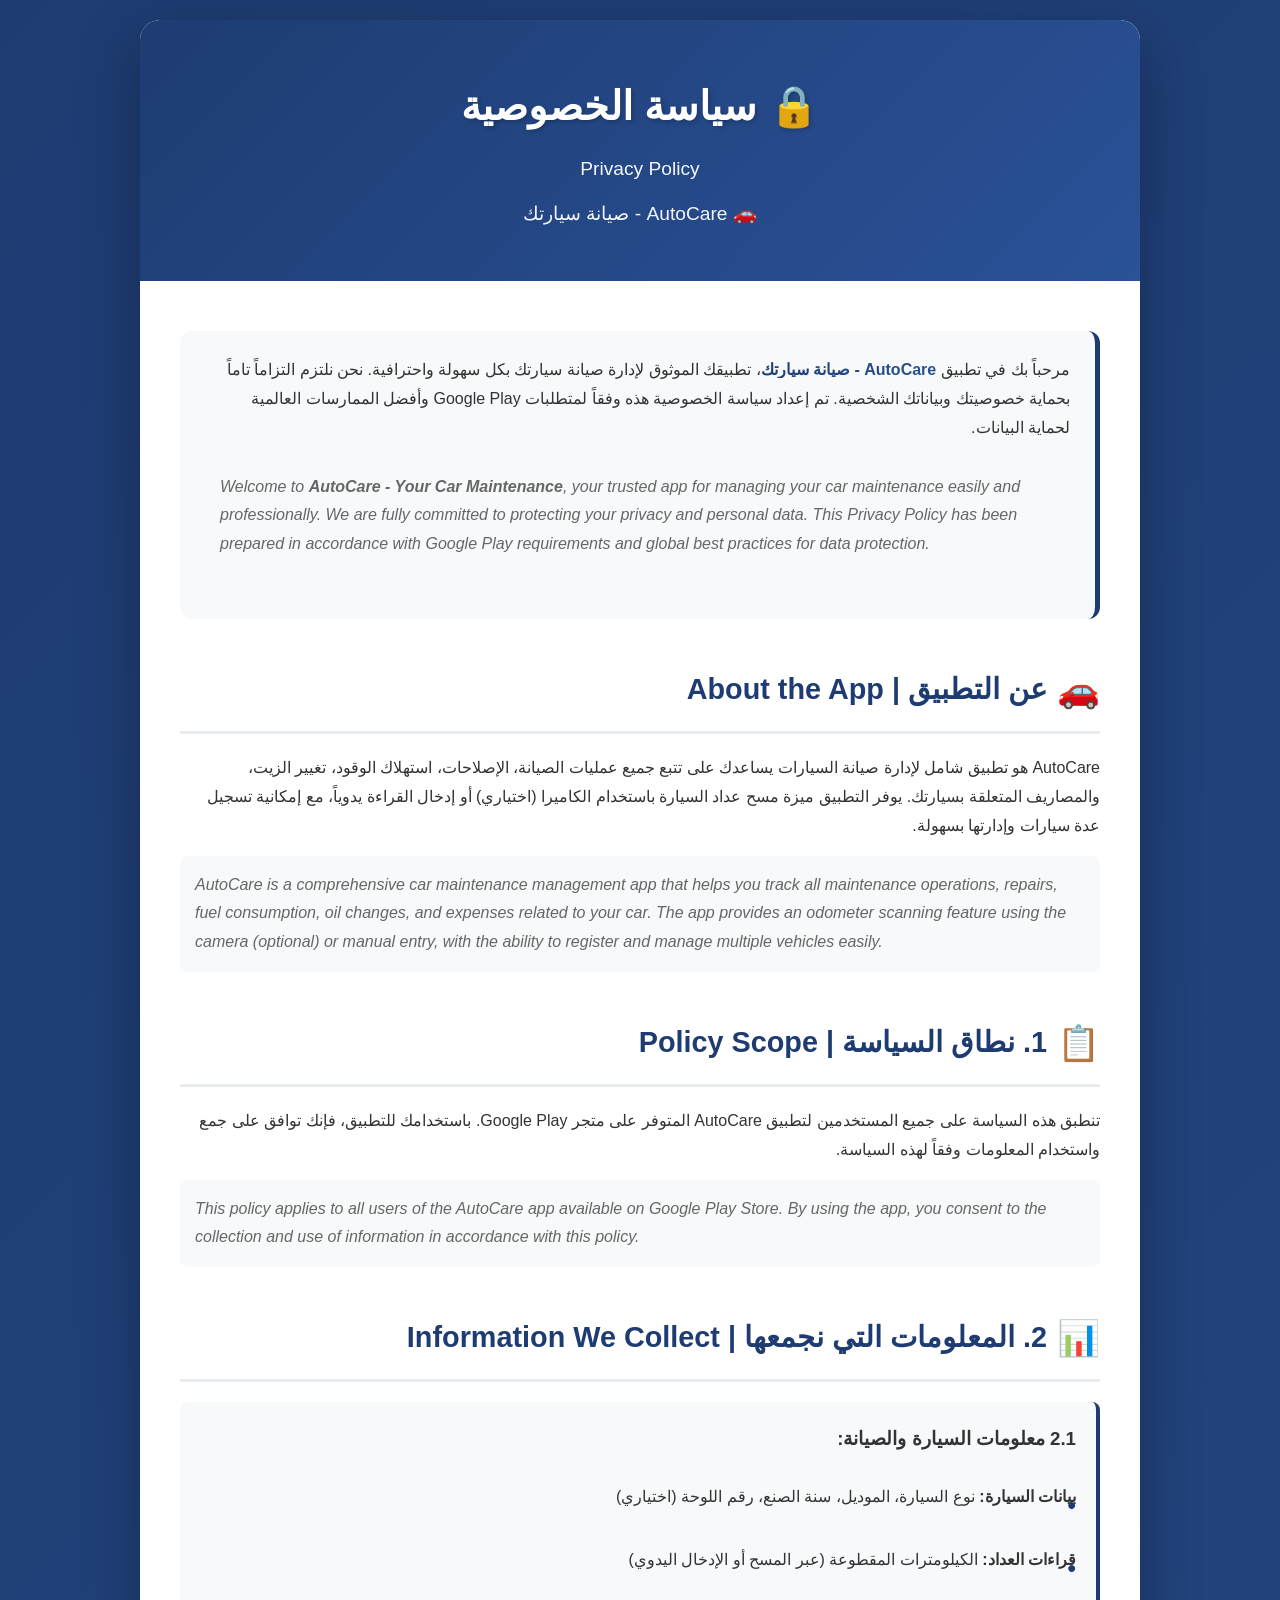
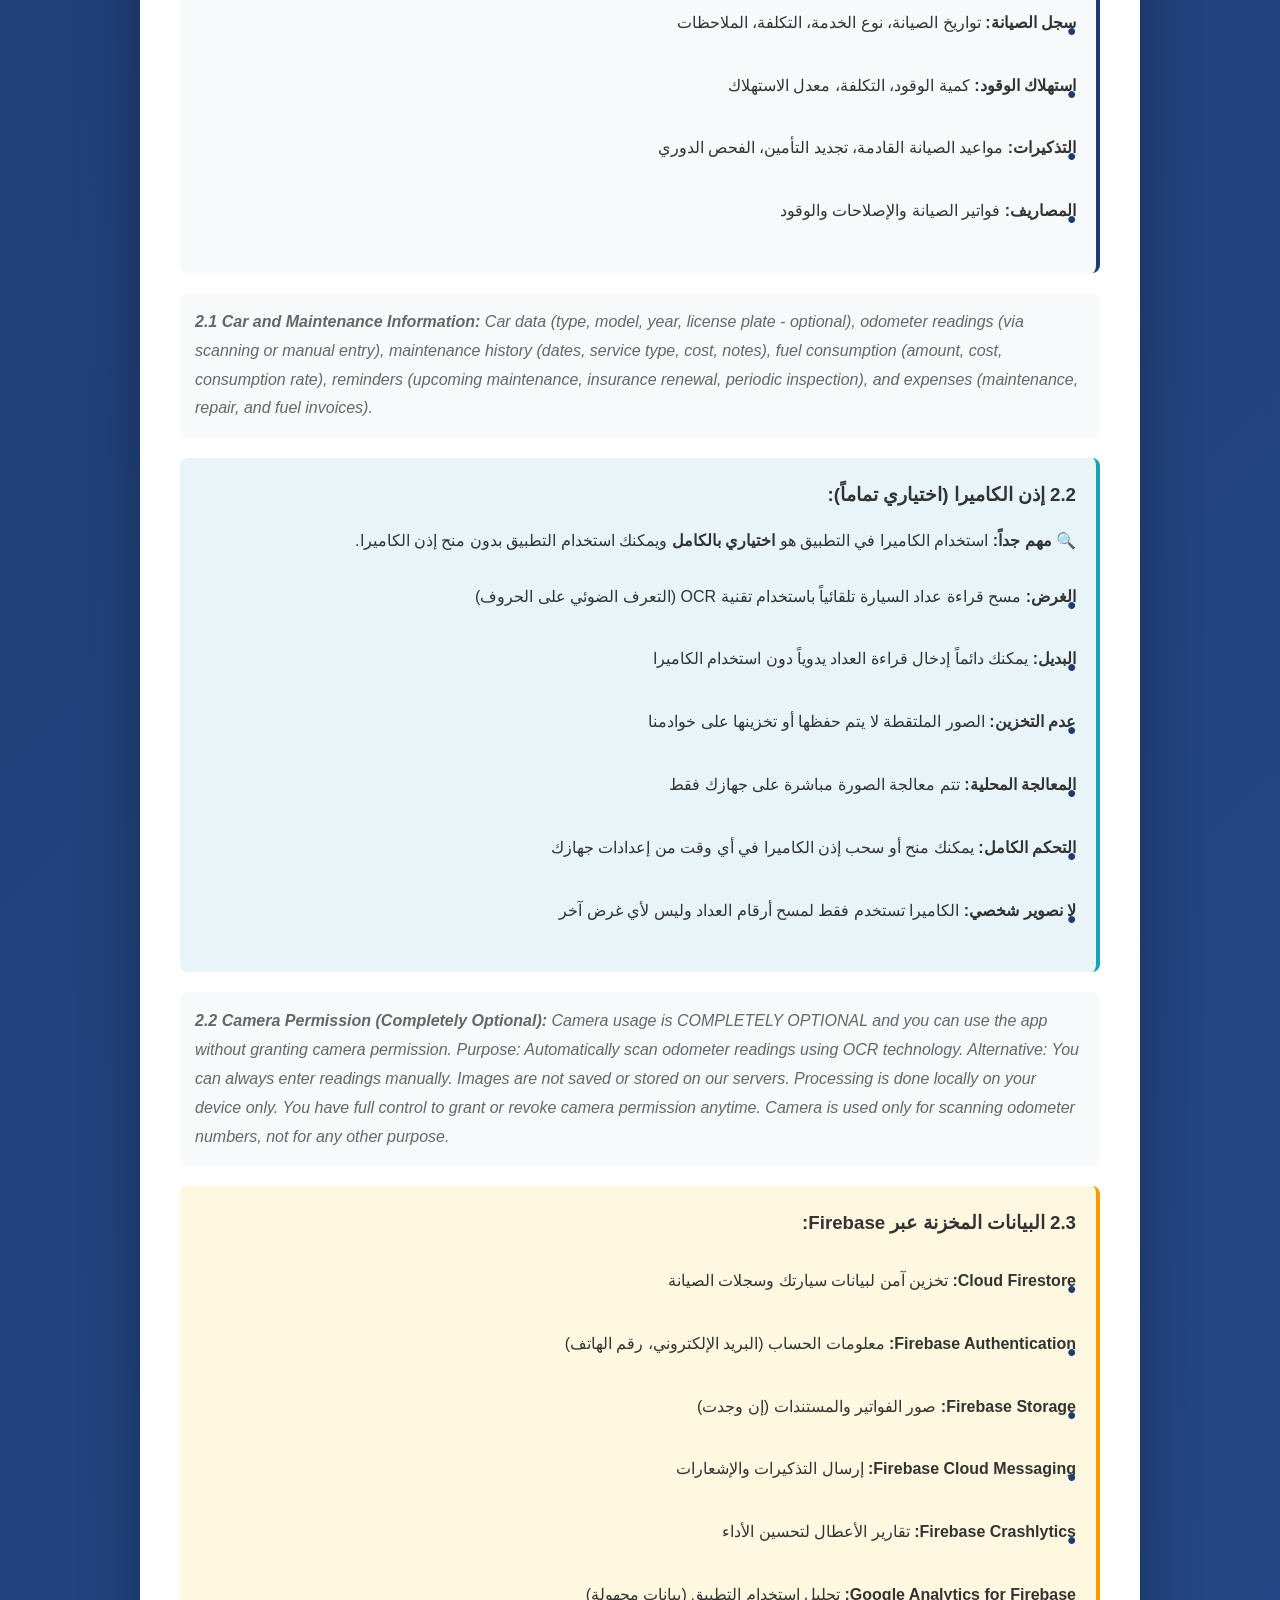
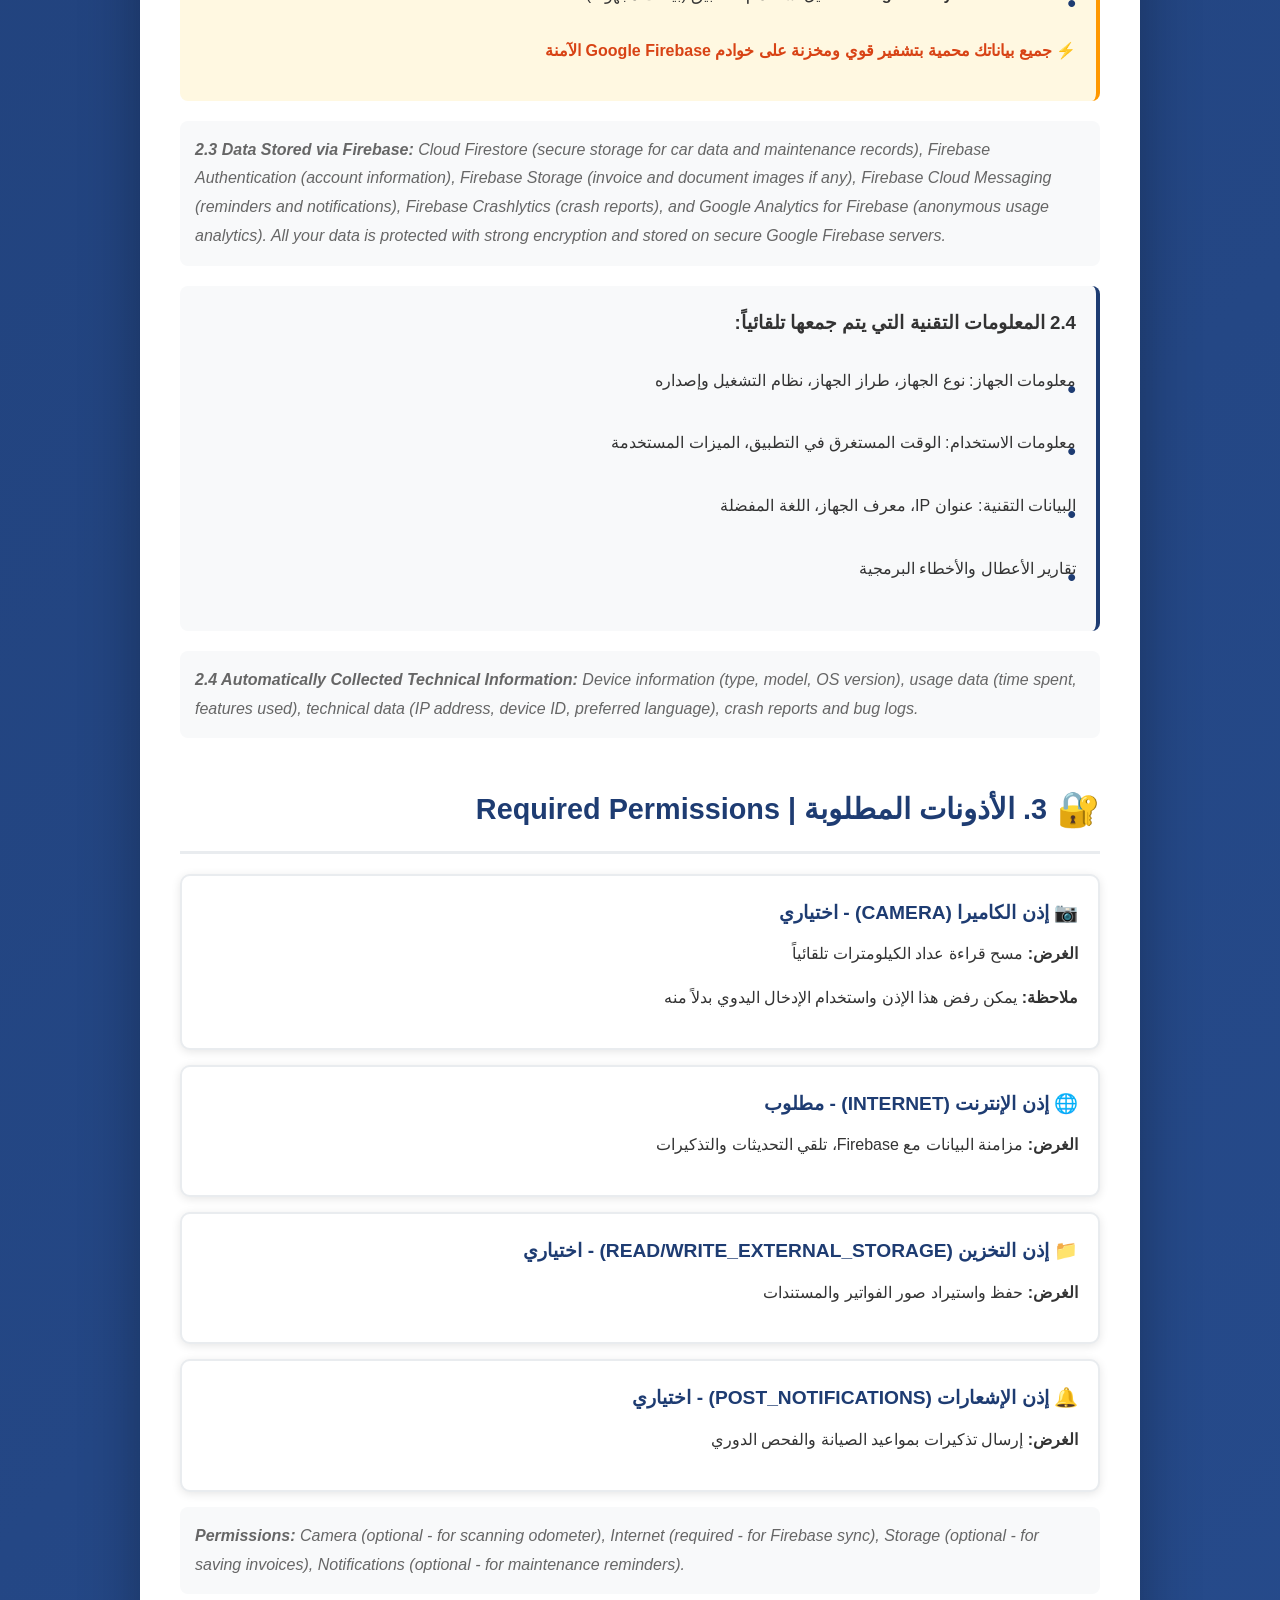
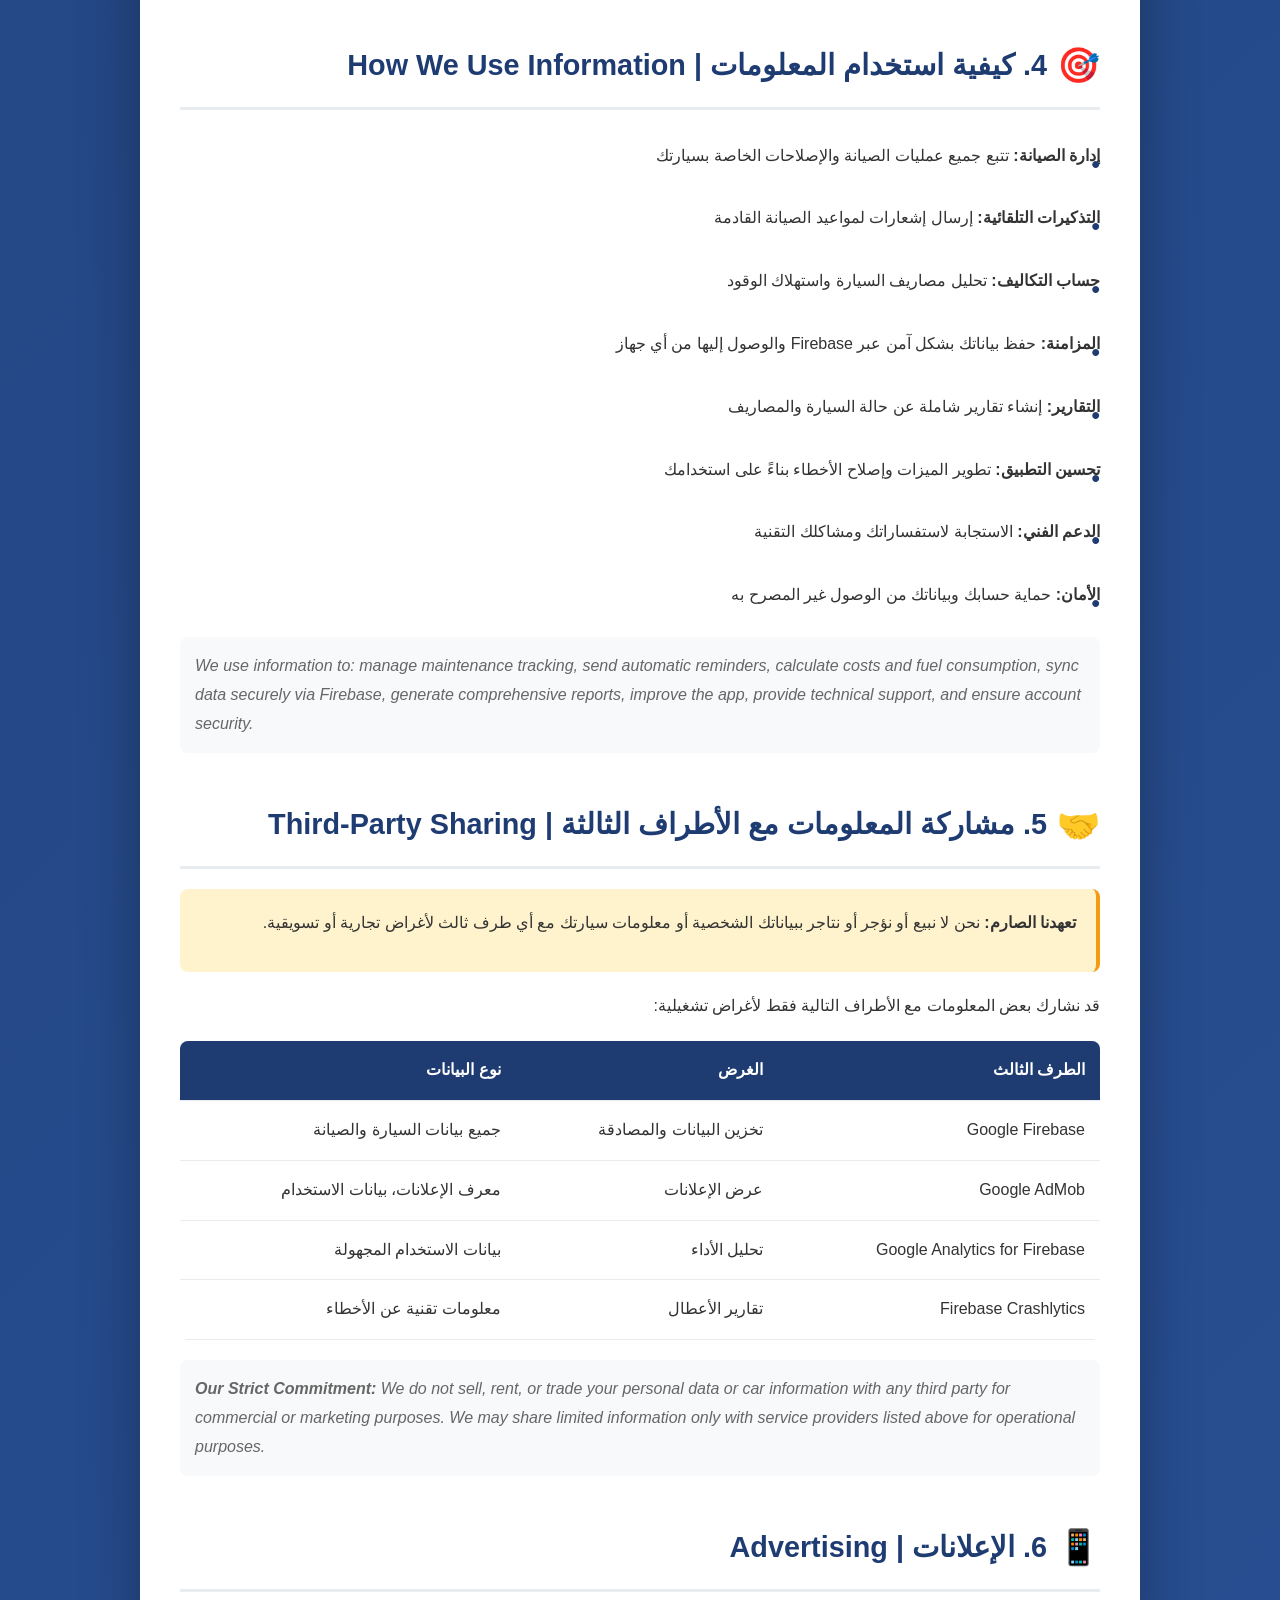
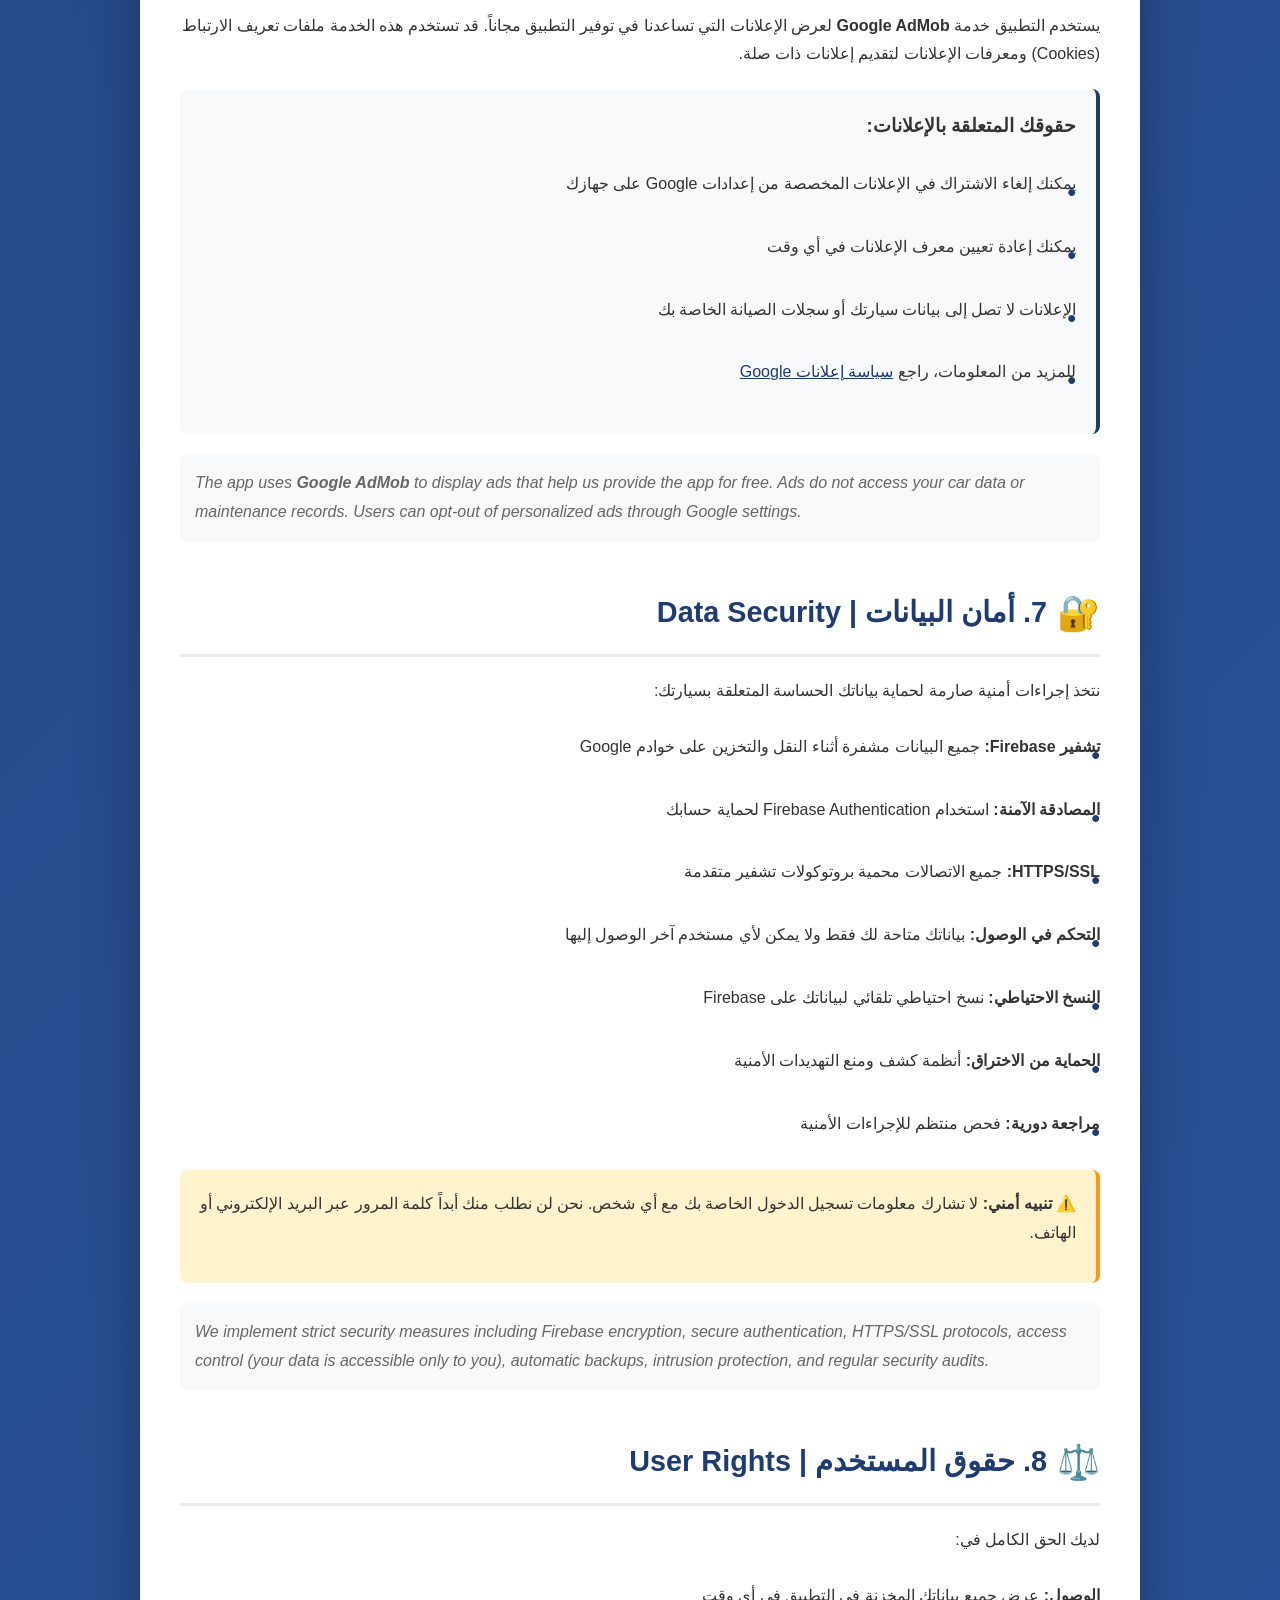
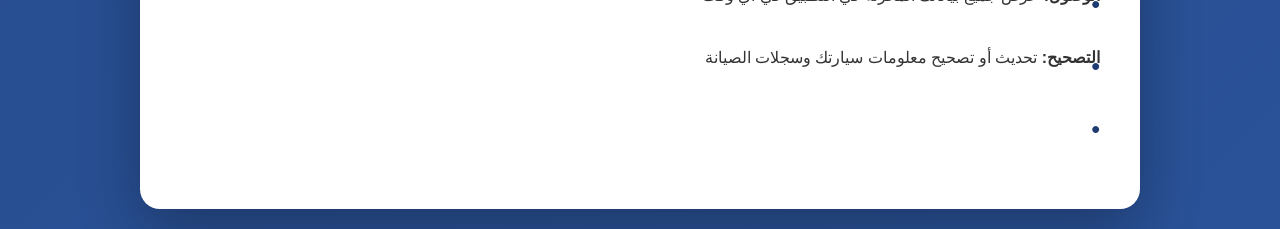
<file: auto-care.html>
<!DOCTYPE html>
<html lang="ar" dir="rtl">
<head>
    <meta charset="UTF-8">
    <meta name="viewport" content="width=device-width, initial-scale=1.0">
    <meta name="description" content="سياسة الخصوصية لتطبيق AutoCare - صيانة سيارتك - Privacy Policy for AutoCare App">
    <title>سياسة الخصوصية - AutoCare | Privacy Policy - AutoCare</title>
    <style>
        * {
            margin: 0;
            padding: 0;
            box-sizing: border-box;
        }
        
        body {
            font-family: 'Segoe UI', Tahoma, Geneva, Verdana, sans-serif;
            background: linear-gradient(135deg, #1e3c72 0%, #2a5298 100%);
            color: #333;
            line-height: 1.8;
            padding: 20px;
        }
        
        .container {
            max-width: 1000px;
            margin: 0 auto;
            background: #ffffff;
            border-radius: 20px;
            box-shadow: 0 20px 60px rgba(0,0,0,0.3);
            overflow: hidden;
        }
        
        .header {
            background: linear-gradient(135deg, #1e3c72 0%, #2a5298 100%);
            color: white;
            padding: 50px 30px;
            text-align: center;
        }
        
        .header h1 {
            font-size: 2.5em;
            margin-bottom: 10px;
            text-shadow: 2px 2px 4px rgba(0,0,0,0.2);
        }
        
        .header .subtitle {
            font-size: 1.2em;
            opacity: 0.95;
            margin-top: 10px;
        }
        
        .content {
            padding: 50px 40px;
        }
        
        .intro {
            background: #f8f9fa;
            padding: 25px;
            border-radius: 12px;
            margin-bottom: 40px;
            border-right: 5px solid #1e3c72;
        }
        
        .section {
            margin-bottom: 40px;
        }
        
        .section h2 {
            color: #1e3c72;
            font-size: 1.8em;
            margin-bottom: 20px;
            padding-bottom: 10px;
            border-bottom: 3px solid #e9ecef;
            display: flex;
            align-items: center;
            gap: 10px;
        }
        
        .section-icon {
            font-size: 1.2em;
        }
        
        .arabic {
            text-align: right;
            direction: rtl;
            margin-bottom: 15px;
        }
        
        .english {
            text-align: left;
            direction: ltr;
            color: #666;
            font-style: italic;
            padding: 15px;
            background: #f8f9fa;
            border-radius: 8px;
            margin-bottom: 20px;
        }
        
        .info-box {
            background: #f8f9fa;
            border-right: 4px solid #1e3c72;
            padding: 20px;
            margin: 20px 0;
            border-radius: 8px;
        }
        
        .warning-box {
            background: #fff3cd;
            border-right: 4px solid #f39c12;
            padding: 20px;
            margin: 20px 0;
            border-radius: 8px;
        }

        .camera-box {
            background: #e8f4f8;
            border-right: 4px solid #17a2b8;
            padding: 20px;
            margin: 20px 0;
            border-radius: 8px;
        }

        .firebase-box {
            background: #fff8e1;
            border-right: 4px solid #ff9800;
            padding: 20px;
            margin: 20px 0;
            border-radius: 8px;
        }
        
        ul {
            list-style: none;
            padding: 0;
        }
        
        ul li {
            padding: 12px 0 12px 35px;
            position: relative;
            margin-bottom: 10px;
        }
        
        ul li:before {
            content: "•";
            position: absolute;
            right: 0;
            color: #1e3c72;
            font-weight: bold;
            font-size: 1.5em;
        }
        
        .highlight {
            background: linear-gradient(120deg, #1e3c72 0%, #2a5298 100%);
            background-clip: text;
            -webkit-background-clip: text;
            -webkit-text-fill-color: transparent;
            font-weight: bold;
        }
        
        .contact-box {
            background: linear-gradient(135deg, #1e3c72 0%, #2a5298 100%);
            color: white;
            padding: 30px;
            border-radius: 12px;
            text-align: center;
            margin-top: 40px;
        }
        
        .contact-box h2 {
            color: white;
            border: none;
            margin-bottom: 15px;
        }
        
        .contact-box a {
            color: #f39c12;
            text-decoration: none;
            font-size: 1.2em;
            font-weight: bold;
            transition: all 0.3s;
        }
        
        .contact-box a:hover {
            color: #fff;
            text-shadow: 0 0 10px rgba(255,255,255,0.5);
        }
        
        .contact-info {
            background: rgba(255,255,255,0.1);
            padding: 20px;
            border-radius: 10px;
            margin-top: 20px;
        }
        
        .contact-info p {
            margin: 10px 0;
            font-size: 1.1em;
        }
        
        .footer {
            background: #1e3c72;
            color: white;
            text-align: center;
            padding: 30px;
        }
        
        .footer p {
            margin: 10px 0;
        }
        
        .update-date {
            display: inline-block;
            background: #1e3c72;
            color: white;
            padding: 10px 20px;
            border-radius: 25px;
            margin-top: 20px;
            font-weight: bold;
        }
        
        @media (max-width: 768px) {
            .header h1 {
                font-size: 1.8em;
            }
            
            .content {
                padding: 30px 20px;
            }
            
            .section h2 {
                font-size: 1.4em;
            }
        }
        
        .table-container {
            overflow-x: auto;
            margin: 20px 0;
        }
        
        table {
            width: 100%;
            border-collapse: collapse;
            background: white;
            border-radius: 8px;
            overflow: hidden;
        }
        
        th, td {
            padding: 15px;
            text-align: right;
            border-bottom: 1px solid #e9ecef;
        }
        
        th {
            background: #1e3c72;
            color: white;
            font-weight: bold;
        }
        
        tr:hover {
            background: #f8f9fa;
        }

        .permission-card {
            background: white;
            border: 2px solid #e9ecef;
            border-radius: 10px;
            padding: 20px;
            margin: 15px 0;
            box-shadow: 0 2px 10px rgba(0,0,0,0.1);
        }

        .permission-card h4 {
            color: #1e3c72;
            margin-bottom: 10px;
            font-size: 1.2em;
        }
    </style>
</head>
<body>

<div class="container">
    <div class="header">
        <h1>🔒 سياسة الخصوصية</h1>
        <div class="subtitle">Privacy Policy</div>
        <div class="subtitle">🚗 AutoCare - صيانة سيارتك</div>
    </div>

    <div class="content">
        <div class="intro">
            <p class="arabic">
                مرحباً بك في تطبيق <span class="highlight">AutoCare - صيانة سيارتك</span>، تطبيقك الموثوق لإدارة صيانة سيارتك بكل سهولة واحترافية. نحن نلتزم التزاماً تاماً بحماية خصوصيتك وبياناتك الشخصية. تم إعداد سياسة الخصوصية هذه وفقاً لمتطلبات Google Play وأفضل الممارسات العالمية لحماية البيانات.
            </p>
            <p class="english">
                Welcome to <strong>AutoCare - Your Car Maintenance</strong>, your trusted app for managing your car maintenance easily and professionally. We are fully committed to protecting your privacy and personal data. This Privacy Policy has been prepared in accordance with Google Play requirements and global best practices for data protection.
            </p>
        </div>

        <div class="section">
            <h2><span class="section-icon">🚗</span> عن التطبيق | About the App</h2>
            <p class="arabic">
                AutoCare هو تطبيق شامل لإدارة صيانة السيارات يساعدك على تتبع جميع عمليات الصيانة، الإصلاحات، استهلاك الوقود، تغيير الزيت، والمصاريف المتعلقة بسيارتك. يوفر التطبيق ميزة مسح عداد السيارة باستخدام الكاميرا (اختياري) أو إدخال القراءة يدوياً، مع إمكانية تسجيل عدة سيارات وإدارتها بسهولة.
            </p>
            <p class="english">
                AutoCare is a comprehensive car maintenance management app that helps you track all maintenance operations, repairs, fuel consumption, oil changes, and expenses related to your car. The app provides an odometer scanning feature using the camera (optional) or manual entry, with the ability to register and manage multiple vehicles easily.
            </p>
        </div>

        <div class="section">
            <h2><span class="section-icon">📋</span> 1. نطاق السياسة | Policy Scope</h2>
            <p class="arabic">
                تنطبق هذه السياسة على جميع المستخدمين لتطبيق AutoCare المتوفر على متجر Google Play. باستخدامك للتطبيق، فإنك توافق على جمع واستخدام المعلومات وفقاً لهذه السياسة.
            </p>
            <p class="english">
                This policy applies to all users of the AutoCare app available on Google Play Store. By using the app, you consent to the collection and use of information in accordance with this policy.
            </p>
        </div>

        <div class="section">
            <h2><span class="section-icon">📊</span> 2. المعلومات التي نجمعها | Information We Collect</h2>
            
            <div class="info-box">
                <h3 class="arabic">2.1 معلومات السيارة والصيانة:</h3>
                <ul class="arabic">
                    <li><strong>بيانات السيارة:</strong> نوع السيارة، الموديل، سنة الصنع، رقم اللوحة (اختياري)</li>
                    <li><strong>قراءات العداد:</strong> الكيلومترات المقطوعة (عبر المسح أو الإدخال اليدوي)</li>
                    <li><strong>سجل الصيانة:</strong> تواريخ الصيانة، نوع الخدمة، التكلفة، الملاحظات</li>
                    <li><strong>استهلاك الوقود:</strong> كمية الوقود، التكلفة، معدل الاستهلاك</li>
                    <li><strong>التذكيرات:</strong> مواعيد الصيانة القادمة، تجديد التأمين، الفحص الدوري</li>
                    <li><strong>المصاريف:</strong> فواتير الصيانة والإصلاحات والوقود</li>
                </ul>
            </div>

            <p class="english">
                <strong>2.1 Car and Maintenance Information:</strong> Car data (type, model, year, license plate - optional), odometer readings (via scanning or manual entry), maintenance history (dates, service type, cost, notes), fuel consumption (amount, cost, consumption rate), reminders (upcoming maintenance, insurance renewal, periodic inspection), and expenses (maintenance, repair, and fuel invoices).
            </p>

            <div class="camera-box">
                <h3 class="arabic">2.2 إذن الكاميرا (اختياري تماماً):</h3>
                <p class="arabic" style="margin-bottom: 15px;">
                    <strong>🔍 مهم جداً:</strong> استخدام الكاميرا في التطبيق هو <strong>اختياري بالكامل</strong> ويمكنك استخدام التطبيق بدون منح إذن الكاميرا.
                </p>
                <ul class="arabic">
                    <li><strong>الغرض:</strong> مسح قراءة عداد السيارة تلقائياً باستخدام تقنية OCR (التعرف الضوئي على الحروف)</li>
                    <li><strong>البديل:</strong> يمكنك دائماً إدخال قراءة العداد يدوياً دون استخدام الكاميرا</li>
                    <li><strong>عدم التخزين:</strong> الصور الملتقطة لا يتم حفظها أو تخزينها على خوادمنا</li>
                    <li><strong>المعالجة المحلية:</strong> تتم معالجة الصورة مباشرة على جهازك فقط</li>
                    <li><strong>التحكم الكامل:</strong> يمكنك منح أو سحب إذن الكاميرا في أي وقت من إعدادات جهازك</li>
                    <li><strong>لا نصوير شخصي:</strong> الكاميرا تستخدم فقط لمسح أرقام العداد وليس لأي غرض آخر</li>
                </ul>
            </div>

            <p class="english">
                <strong>2.2 Camera Permission (Completely Optional):</strong> Camera usage is COMPLETELY OPTIONAL and you can use the app without granting camera permission. Purpose: Automatically scan odometer readings using OCR technology. Alternative: You can always enter readings manually. Images are not saved or stored on our servers. Processing is done locally on your device only. You have full control to grant or revoke camera permission anytime. Camera is used only for scanning odometer numbers, not for any other purpose.
            </p>

            <div class="firebase-box">
                <h3 class="arabic">2.3 البيانات المخزنة عبر Firebase:</h3>
                <ul class="arabic">
                    <li><strong>Cloud Firestore:</strong> تخزين آمن لبيانات سيارتك وسجلات الصيانة</li>
                    <li><strong>Firebase Authentication:</strong> معلومات الحساب (البريد الإلكتروني، رقم الهاتف)</li>
                    <li><strong>Firebase Storage:</strong> صور الفواتير والمستندات (إن وجدت)</li>
                    <li><strong>Firebase Cloud Messaging:</strong> إرسال التذكيرات والإشعارات</li>
                    <li><strong>Firebase Crashlytics:</strong> تقارير الأعطال لتحسين الأداء</li>
                    <li><strong>Google Analytics for Firebase:</strong> تحليل استخدام التطبيق (بيانات مجهولة)</li>
                </ul>
                <p class="arabic" style="margin-top: 15px; color: #d84315; font-weight: bold;">
                    ⚡ جميع بياناتك محمية بتشفير قوي ومخزنة على خوادم Google Firebase الآمنة
                </p>
            </div>

            <p class="english">
                <strong>2.3 Data Stored via Firebase:</strong> Cloud Firestore (secure storage for car data and maintenance records), Firebase Authentication (account information), Firebase Storage (invoice and document images if any), Firebase Cloud Messaging (reminders and notifications), Firebase Crashlytics (crash reports), and Google Analytics for Firebase (anonymous usage analytics). All your data is protected with strong encryption and stored on secure Google Firebase servers.
            </p>

            <div class="info-box">
                <h3 class="arabic">2.4 المعلومات التقنية التي يتم جمعها تلقائياً:</h3>
                <ul class="arabic">
                    <li>معلومات الجهاز: نوع الجهاز، طراز الجهاز، نظام التشغيل وإصداره</li>
                    <li>معلومات الاستخدام: الوقت المستغرق في التطبيق، الميزات المستخدمة</li>
                    <li>البيانات التقنية: عنوان IP، معرف الجهاز، اللغة المفضلة</li>
                    <li>تقارير الأعطال والأخطاء البرمجية</li>
                </ul>
            </div>

            <p class="english">
                <strong>2.4 Automatically Collected Technical Information:</strong> Device information (type, model, OS version), usage data (time spent, features used), technical data (IP address, device ID, preferred language), crash reports and bug logs.
            </p>
        </div>

        <div class="section">
            <h2><span class="section-icon">🔐</span> 3. الأذونات المطلوبة | Required Permissions</h2>
            
            <div class="permission-card">
                <h4>📷 إذن الكاميرا (CAMERA) - اختياري</h4>
                <p class="arabic"><strong>الغرض:</strong> مسح قراءة عداد الكيلومترات تلقائياً</p>
                <p class="arabic"><strong>ملاحظة:</strong> يمكن رفض هذا الإذن واستخدام الإدخال اليدوي بدلاً منه</p>
            </div>

            <div class="permission-card">
                <h4>🌐 إذن الإنترنت (INTERNET) - مطلوب</h4>
                <p class="arabic"><strong>الغرض:</strong> مزامنة البيانات مع Firebase، تلقي التحديثات والتذكيرات</p>
            </div>

            <div class="permission-card">
                <h4>📁 إذن التخزين (READ/WRITE_EXTERNAL_STORAGE) - اختياري</h4>
                <p class="arabic"><strong>الغرض:</strong> حفظ واستيراد صور الفواتير والمستندات</p>
            </div>

            <div class="permission-card">
                <h4>🔔 إذن الإشعارات (POST_NOTIFICATIONS) - اختياري</h4>
                <p class="arabic"><strong>الغرض:</strong> إرسال تذكيرات بمواعيد الصيانة والفحص الدوري</p>
            </div>

            <p class="english">
                <strong>Permissions:</strong> Camera (optional - for scanning odometer), Internet (required - for Firebase sync), Storage (optional - for saving invoices), Notifications (optional - for maintenance reminders).
            </p>
        </div>

        <div class="section">
            <h2><span class="section-icon">🎯</span> 4. كيفية استخدام المعلومات | How We Use Information</h2>
            <ul class="arabic">
                <li><strong>إدارة الصيانة:</strong> تتبع جميع عمليات الصيانة والإصلاحات الخاصة بسيارتك</li>
                <li><strong>التذكيرات التلقائية:</strong> إرسال إشعارات لمواعيد الصيانة القادمة</li>
                <li><strong>حساب التكاليف:</strong> تحليل مصاريف السيارة واستهلاك الوقود</li>
                <li><strong>المزامنة:</strong> حفظ بياناتك بشكل آمن عبر Firebase والوصول إليها من أي جهاز</li>
                <li><strong>التقارير:</strong> إنشاء تقارير شاملة عن حالة السيارة والمصاريف</li>
                <li><strong>تحسين التطبيق:</strong> تطوير الميزات وإصلاح الأخطاء بناءً على استخدامك</li>
                <li><strong>الدعم الفني:</strong> الاستجابة لاستفساراتك ومشاكلك التقنية</li>
                <li><strong>الأمان:</strong> حماية حسابك وبياناتك من الوصول غير المصرح به</li>
            </ul>

            <p class="english">
                We use information to: manage maintenance tracking, send automatic reminders, calculate costs and fuel consumption, sync data securely via Firebase, generate comprehensive reports, improve the app, provide technical support, and ensure account security.
            </p>
        </div>

        <div class="section">
            <h2><span class="section-icon">🤝</span> 5. مشاركة المعلومات مع الأطراف الثالثة | Third-Party Sharing</h2>
            
            <div class="warning-box">
                <p class="arabic">
                    <strong>تعهدنا الصارم:</strong> نحن لا نبيع أو نؤجر أو نتاجر ببياناتك الشخصية أو معلومات سيارتك مع أي طرف ثالث لأغراض تجارية أو تسويقية.
                </p>
            </div>

            <p class="arabic">قد نشارك بعض المعلومات مع الأطراف التالية فقط لأغراض تشغيلية:</p>

            <div class="table-container">
                <table>
                    <thead>
                        <tr>
                            <th>الطرف الثالث</th>
                            <th>الغرض</th>
                            <th>نوع البيانات</th>
                        </tr>
                    </thead>
                    <tbody>
                        <tr>
                            <td>Google Firebase</td>
                            <td>تخزين البيانات والمصادقة</td>
                            <td>جميع بيانات السيارة والصيانة</td>
                        </tr>
                        <tr>
                            <td>Google AdMob</td>
                            <td>عرض الإعلانات</td>
                            <td>معرف الإعلانات، بيانات الاستخدام</td>
                        </tr>
                        <tr>
                            <td>Google Analytics for Firebase</td>
                            <td>تحليل الأداء</td>
                            <td>بيانات الاستخدام المجهولة</td>
                        </tr>
                        <tr>
                            <td>Firebase Crashlytics</td>
                            <td>تقارير الأعطال</td>
                            <td>معلومات تقنية عن الأخطاء</td>
                        </tr>
                    </tbody>
                </table>
            </div>

            <p class="english">
                <strong>Our Strict Commitment:</strong> We do not sell, rent, or trade your personal data or car information with any third party for commercial or marketing purposes. We may share limited information only with service providers listed above for operational purposes.
            </p>
        </div>

        <div class="section">
            <h2><span class="section-icon">📱</span> 6. الإعلانات | Advertising</h2>
            <p class="arabic">
                يستخدم التطبيق خدمة <strong>Google AdMob</strong> لعرض الإعلانات التي تساعدنا في توفير التطبيق مجاناً. قد تستخدم هذه الخدمة ملفات تعريف الارتباط (Cookies) ومعرفات الإعلانات لتقديم إعلانات ذات صلة.
            </p>
            
            <div class="info-box">
                <h3 class="arabic">حقوقك المتعلقة بالإعلانات:</h3>
                <ul class="arabic">
                    <li>يمكنك إلغاء الاشتراك في الإعلانات المخصصة من إعدادات Google على جهازك</li>
                    <li>يمكنك إعادة تعيين معرف الإعلانات في أي وقت</li>
                    <li>الإعلانات لا تصل إلى بيانات سيارتك أو سجلات الصيانة الخاصة بك</li>
                    <li>للمزيد من المعلومات، راجع <a href="https://policies.google.com/technologies/ads" target="_blank" style="color: #1e3c72;">سياسة إعلانات Google</a></li>
                </ul>
            </div>

            <p class="english">
                The app uses <strong>Google AdMob</strong> to display ads that help us provide the app for free. Ads do not access your car data or maintenance records. Users can opt-out of personalized ads through Google settings.
            </p>
        </div>

        <div class="section">
            <h2><span class="section-icon">🔐</span> 7. أمان البيانات | Data Security</h2>
            <p class="arabic">
                نتخذ إجراءات أمنية صارمة لحماية بياناتك الحساسة المتعلقة بسيارتك:
            </p>
            <ul class="arabic">
                <li><strong>تشفير Firebase:</strong> جميع البيانات مشفرة أثناء النقل والتخزين على خوادم Google</li>
                <li><strong>المصادقة الآمنة:</strong> استخدام Firebase Authentication لحماية حسابك</li>
                <li><strong>HTTPS/SSL:</strong> جميع الاتصالات محمية بروتوكولات تشفير متقدمة</li>
                <li><strong>التحكم في الوصول:</strong> بياناتك متاحة لك فقط ولا يمكن لأي مستخدم آخر الوصول إليها</li>
                <li><strong>النسخ الاحتياطي:</strong> نسخ احتياطي تلقائي لبياناتك على Firebase</li>
                <li><strong>الحماية من الاختراق:</strong> أنظمة كشف ومنع التهديدات الأمنية</li>
                <li><strong>مراجعة دورية:</strong> فحص منتظم للإجراءات الأمنية</li>
            </ul>

            <div class="warning-box">
                <p class="arabic">
                    <strong>⚠️ تنبيه أمني:</strong> لا تشارك معلومات تسجيل الدخول الخاصة بك مع أي شخص. نحن لن نطلب منك أبداً كلمة المرور عبر البريد الإلكتروني أو الهاتف.
                </p>
            </div>

            <p class="english">
                We implement strict security measures including Firebase encryption, secure authentication, HTTPS/SSL protocols, access control (your data is accessible only to you), automatic backups, intrusion protection, and regular security audits.
            </p>
        </div>

        <div class="section">
            <h2><span class="section-icon">⚖️</span> 8. حقوق المستخدم | User Rights</h2>
            <p class="arabic">لديك الحق الكامل في:</p>
            <ul class="arabic">
                <li><strong>الوصول:</strong> عرض جميع بياناتك المخزنة في التطبيق في أي وقت</li>
                <li><strong>التصحيح:</strong> تحديث أو تصحيح معلومات سيارتك وسجلات الصيانة</li>
                <li><strong>
</file>
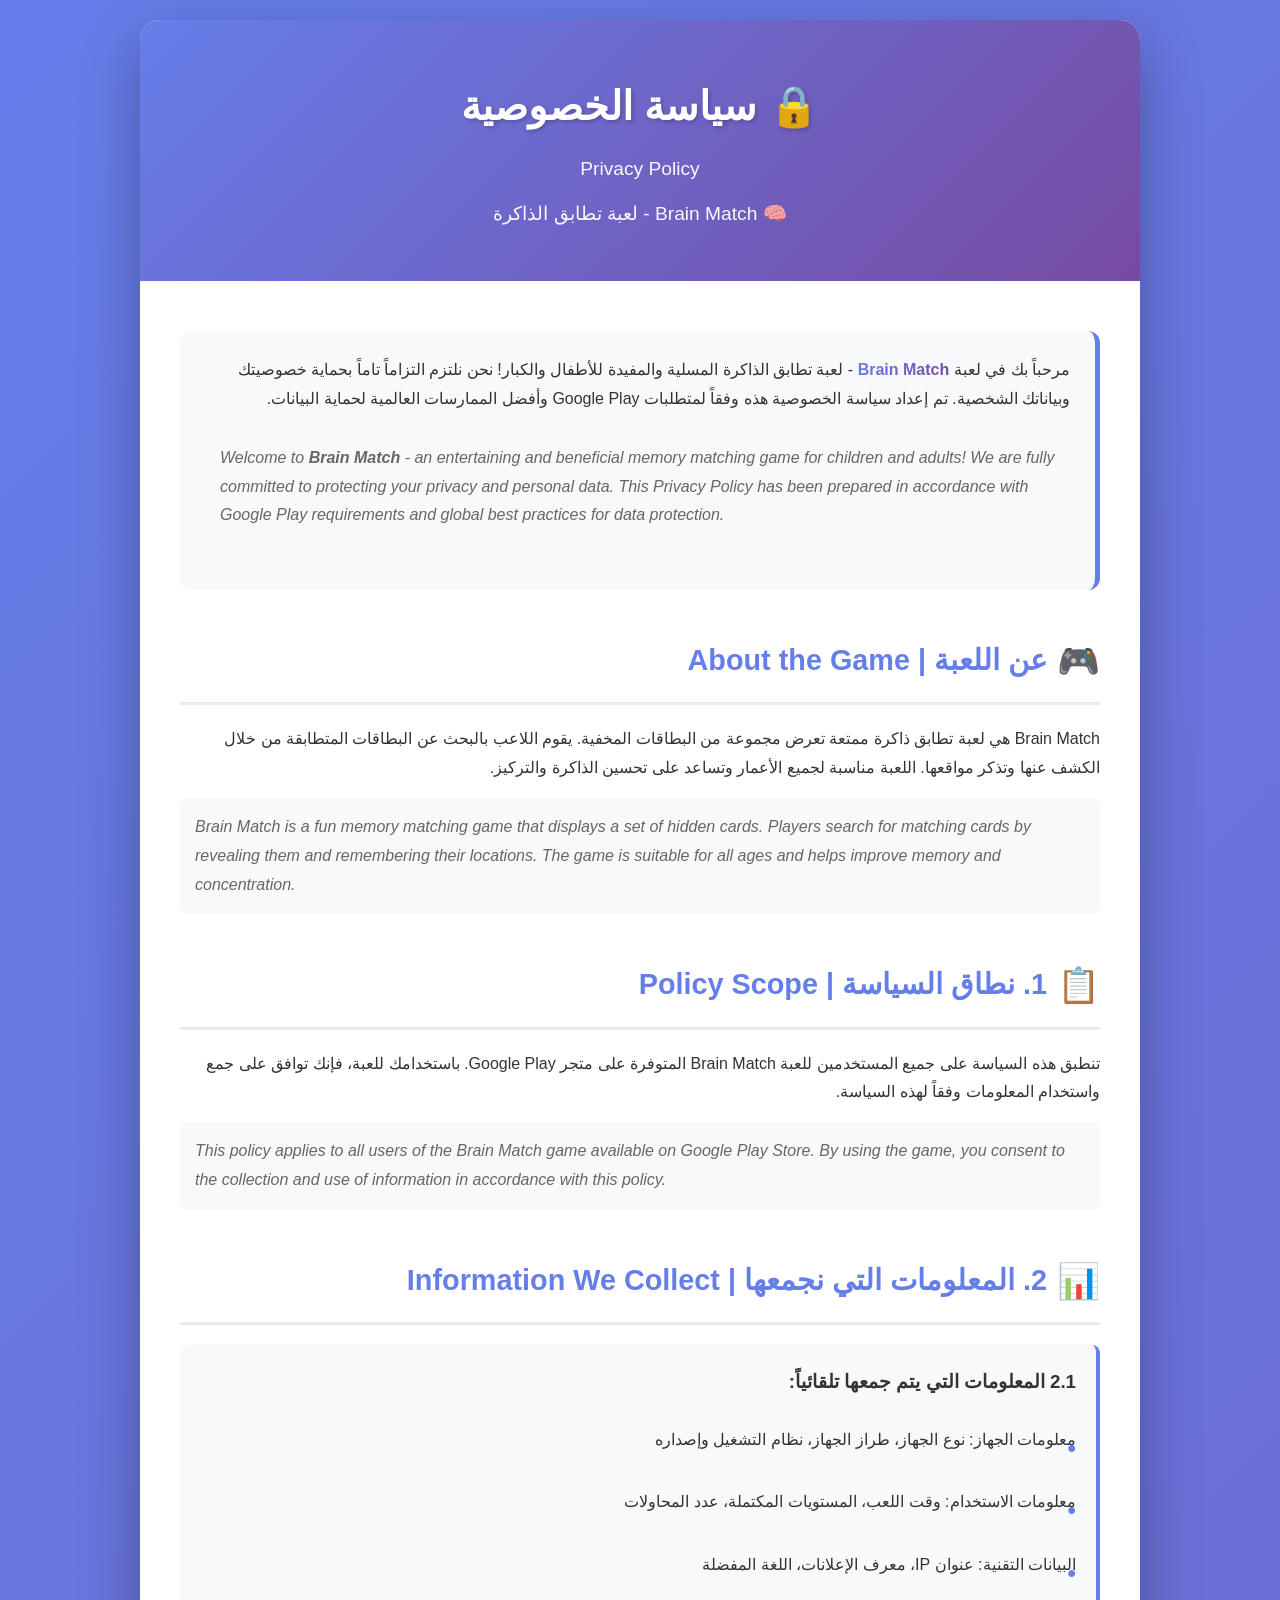
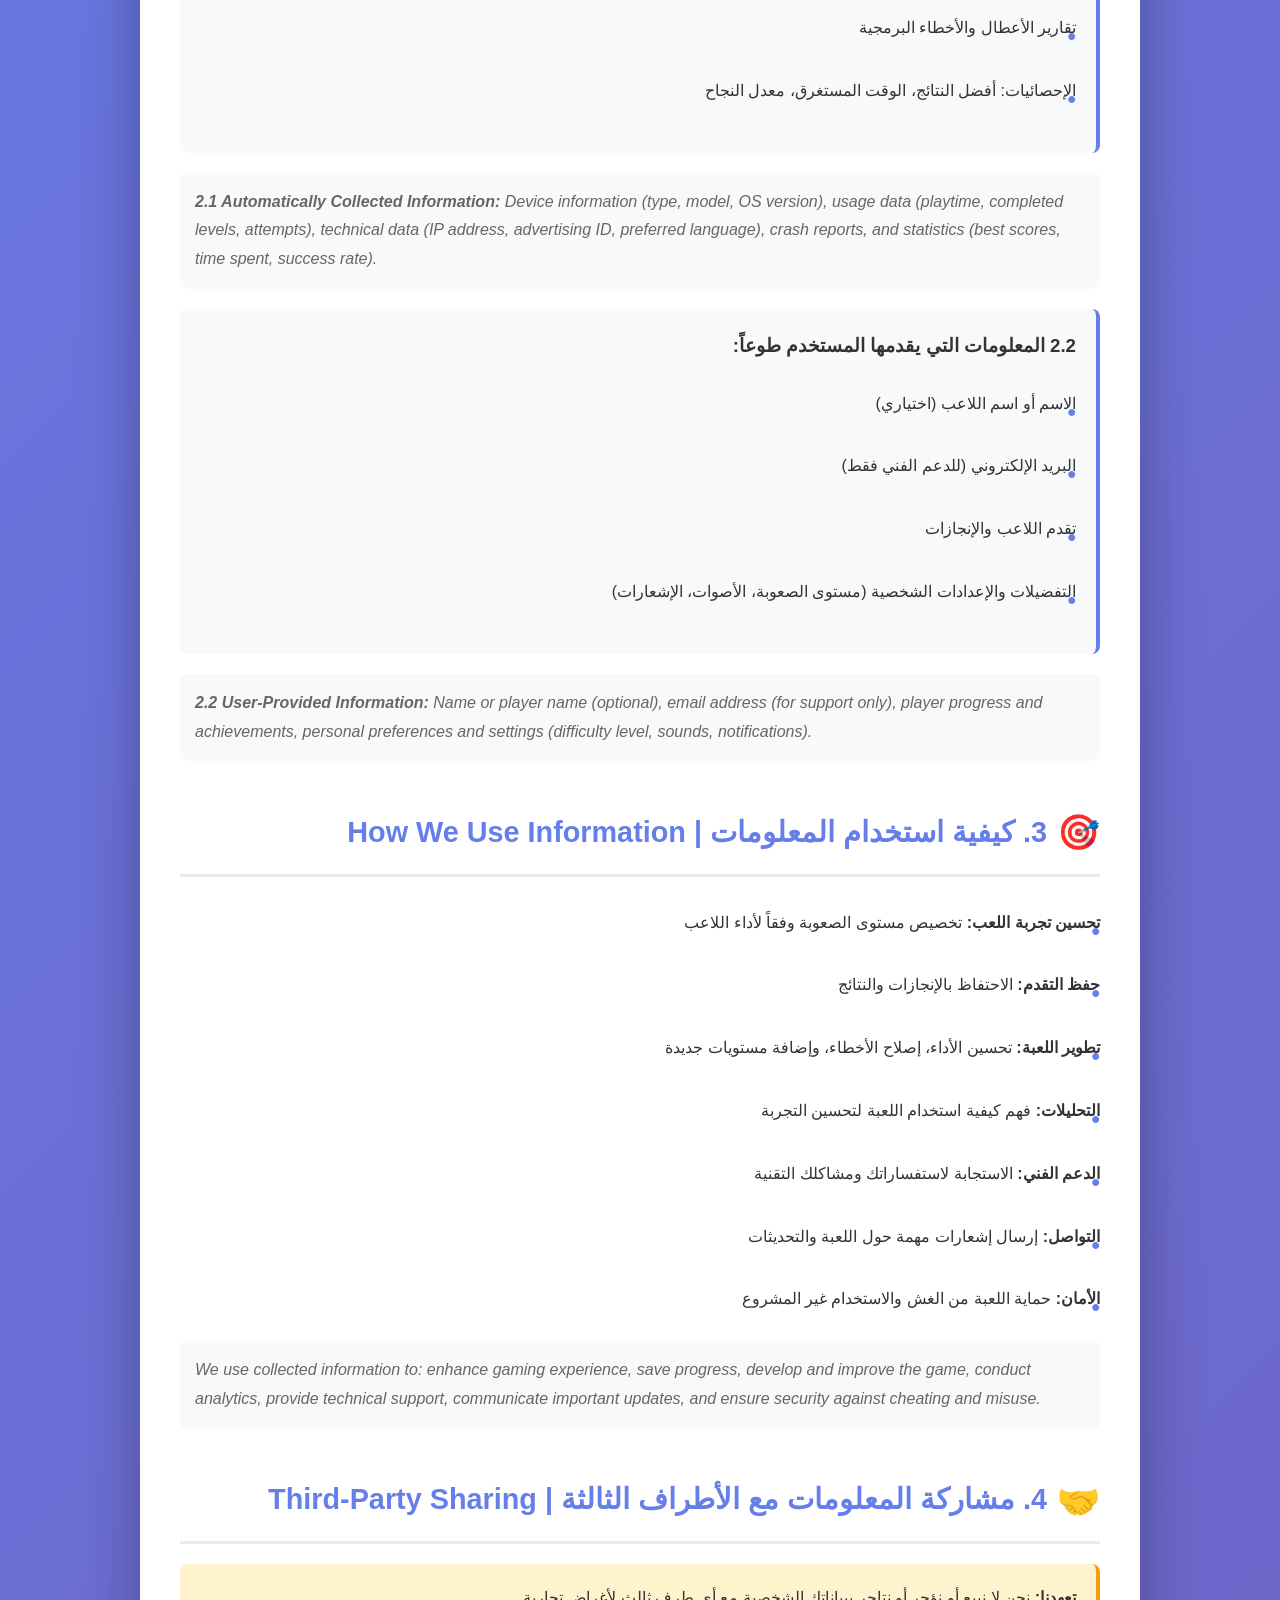
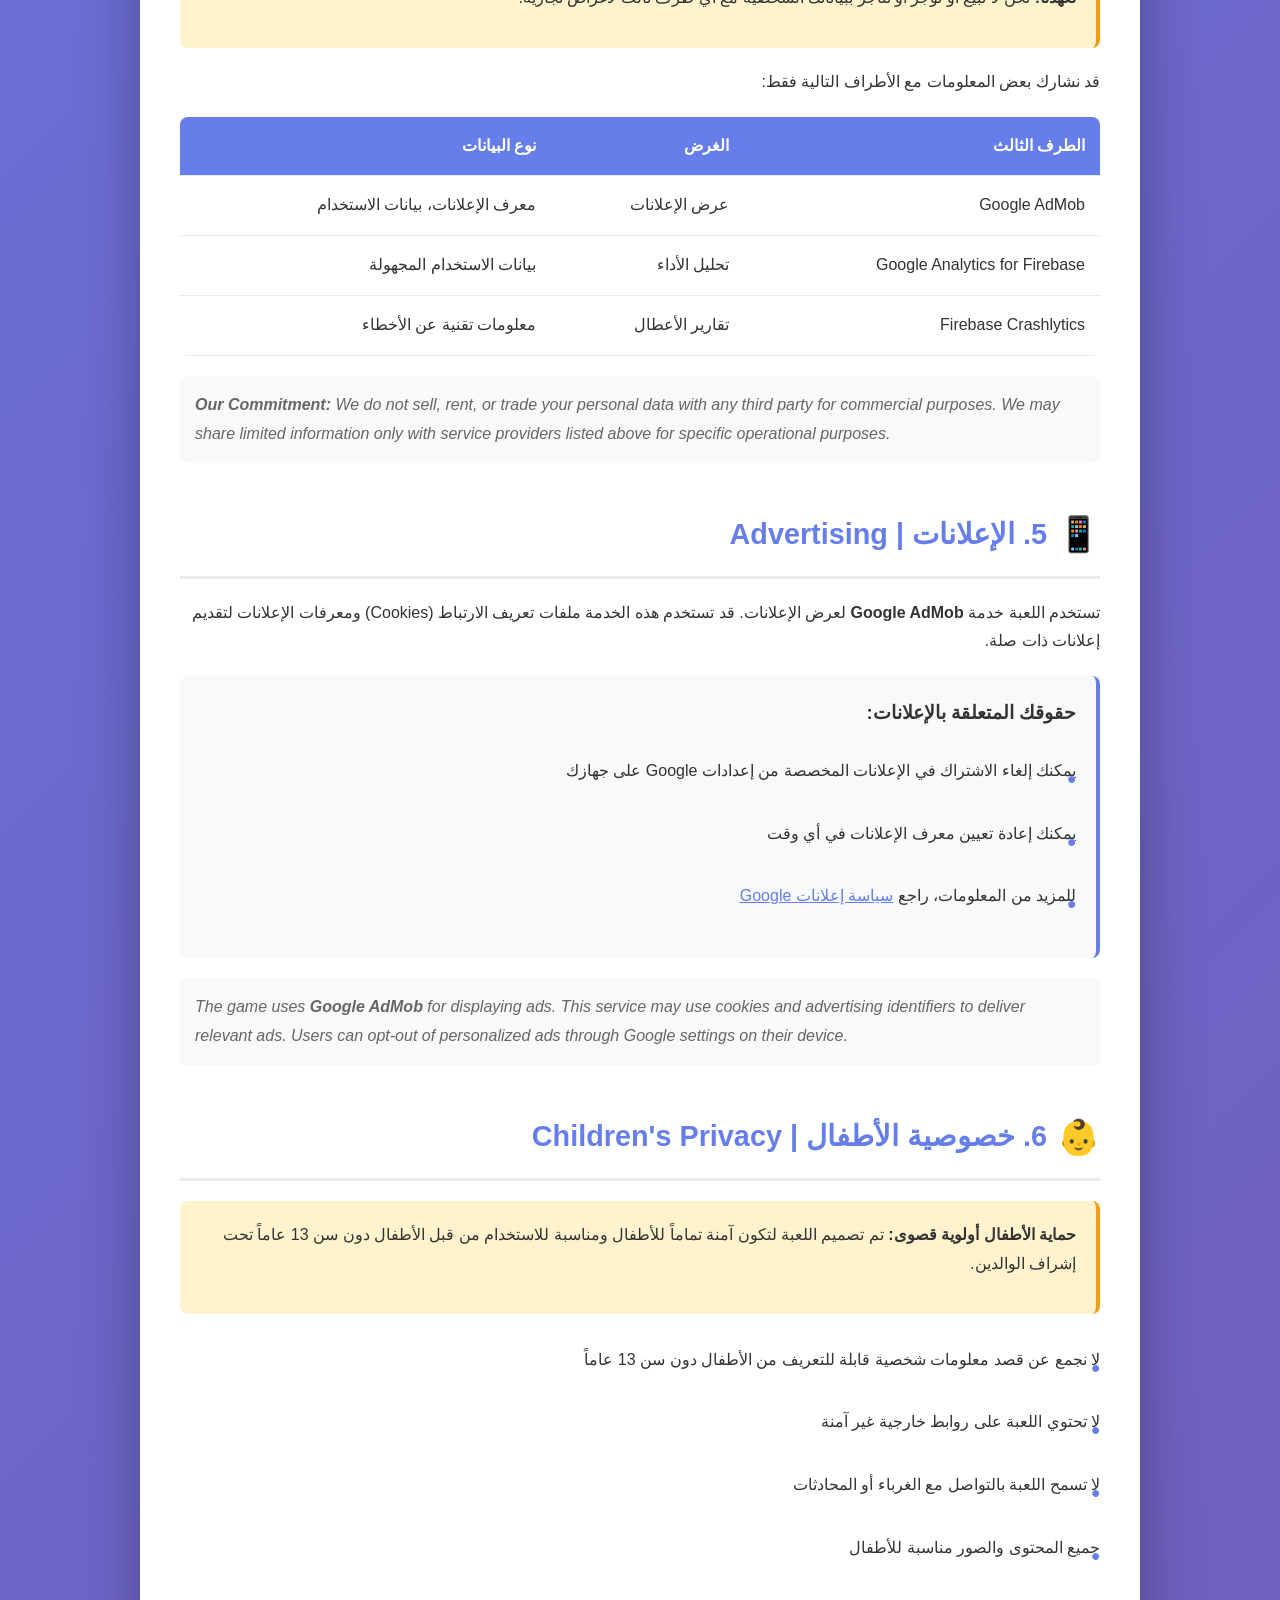
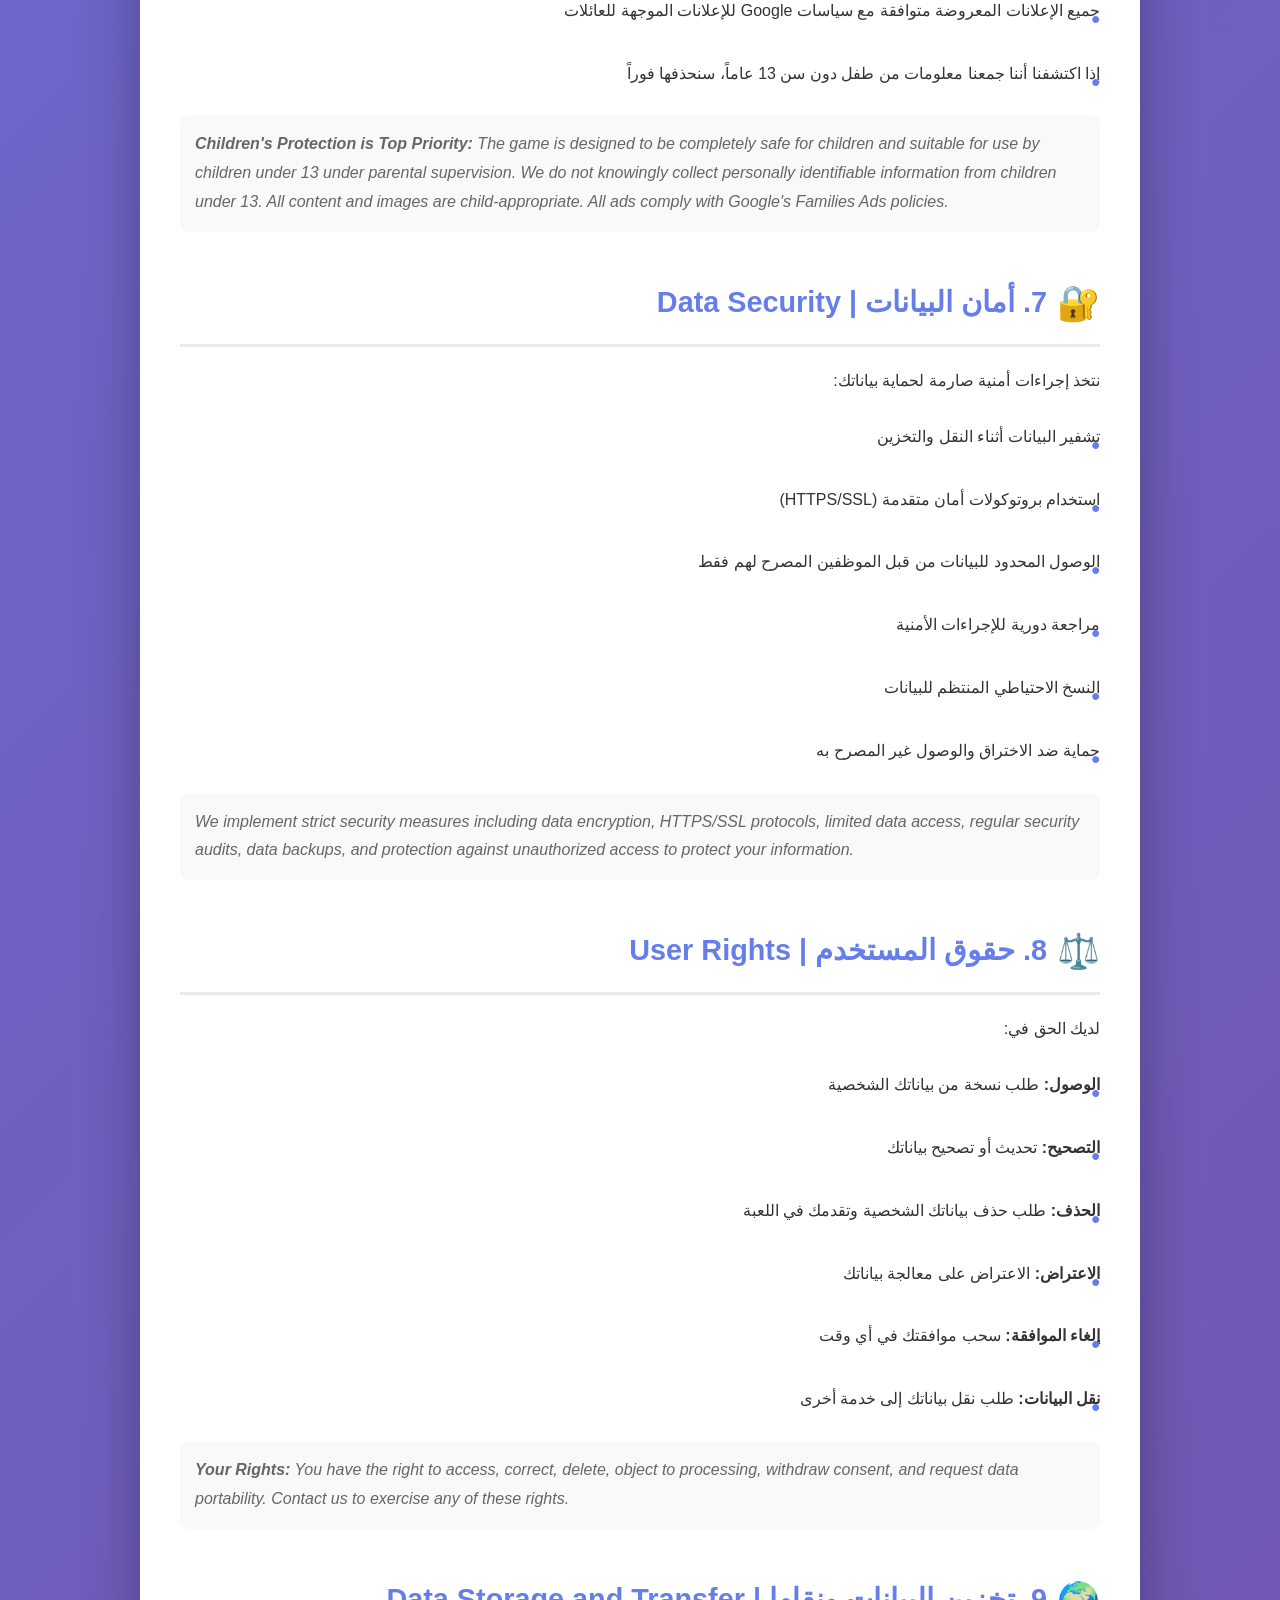
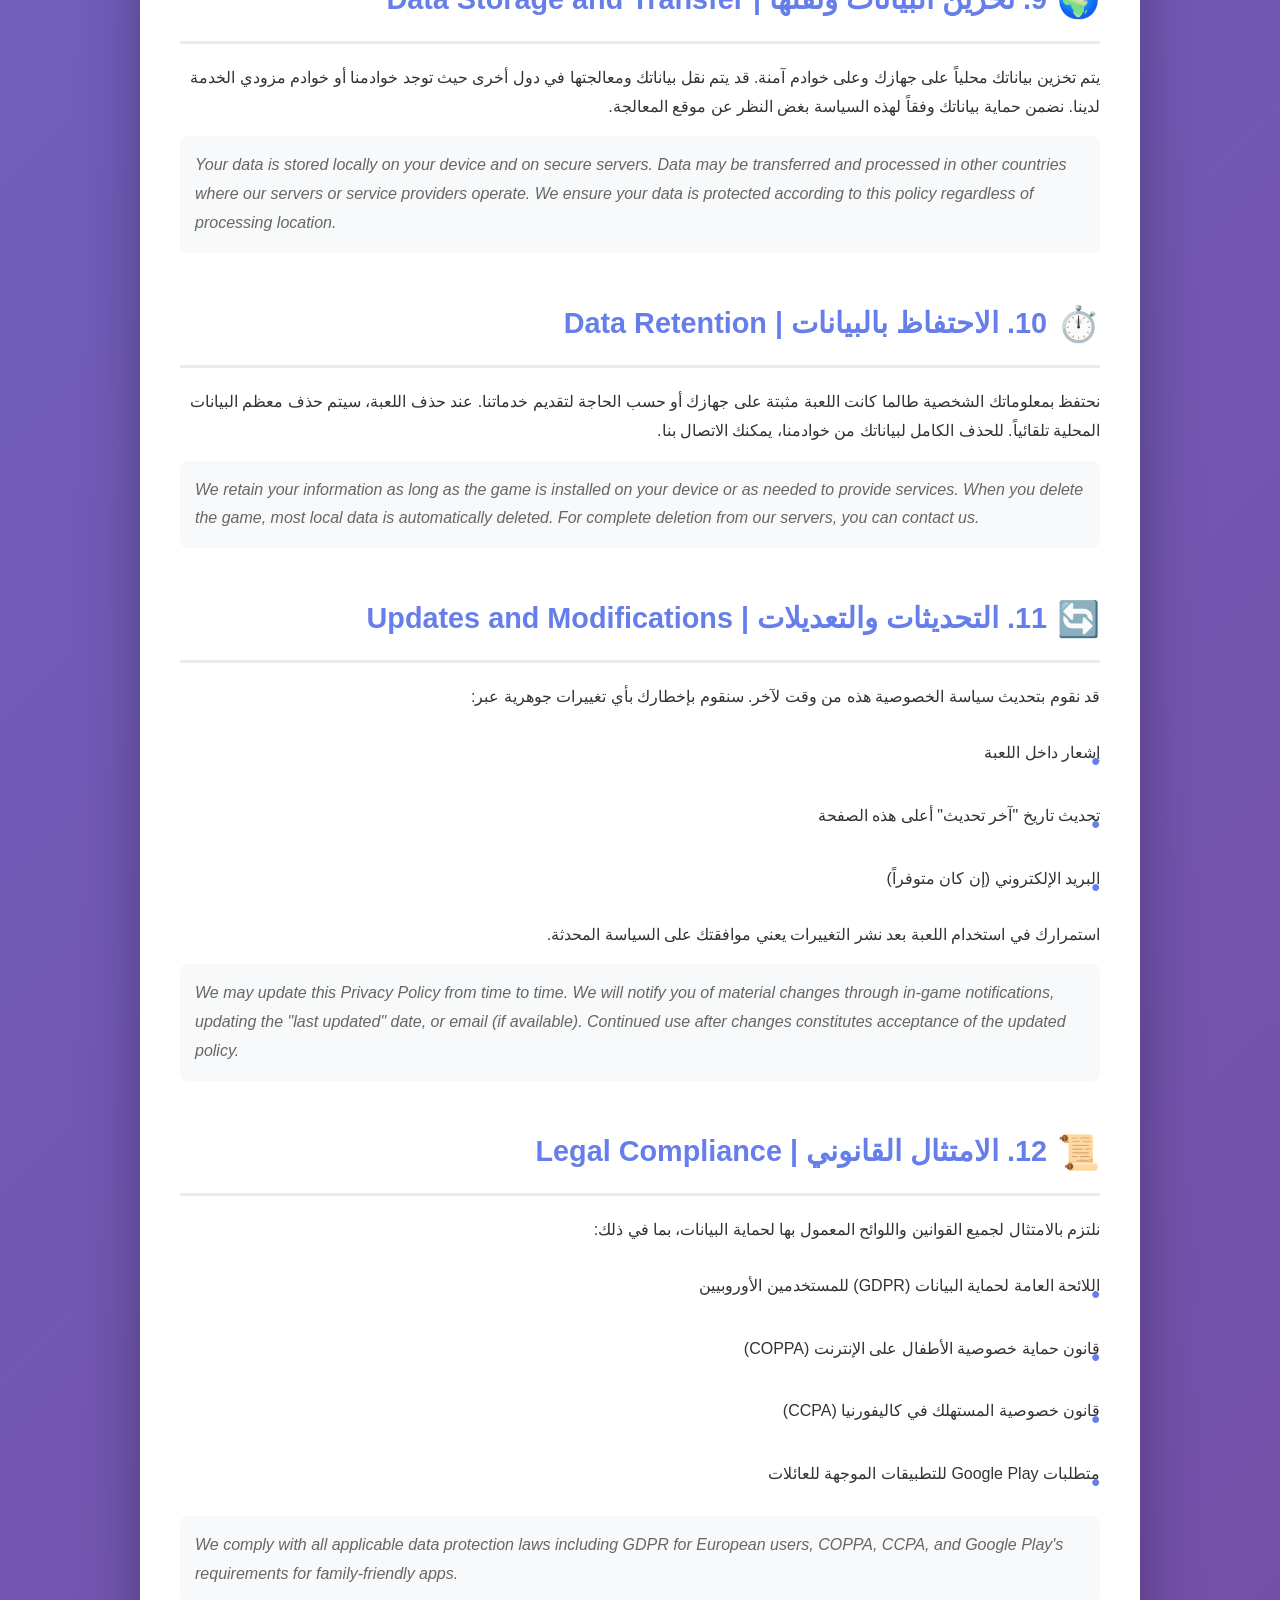
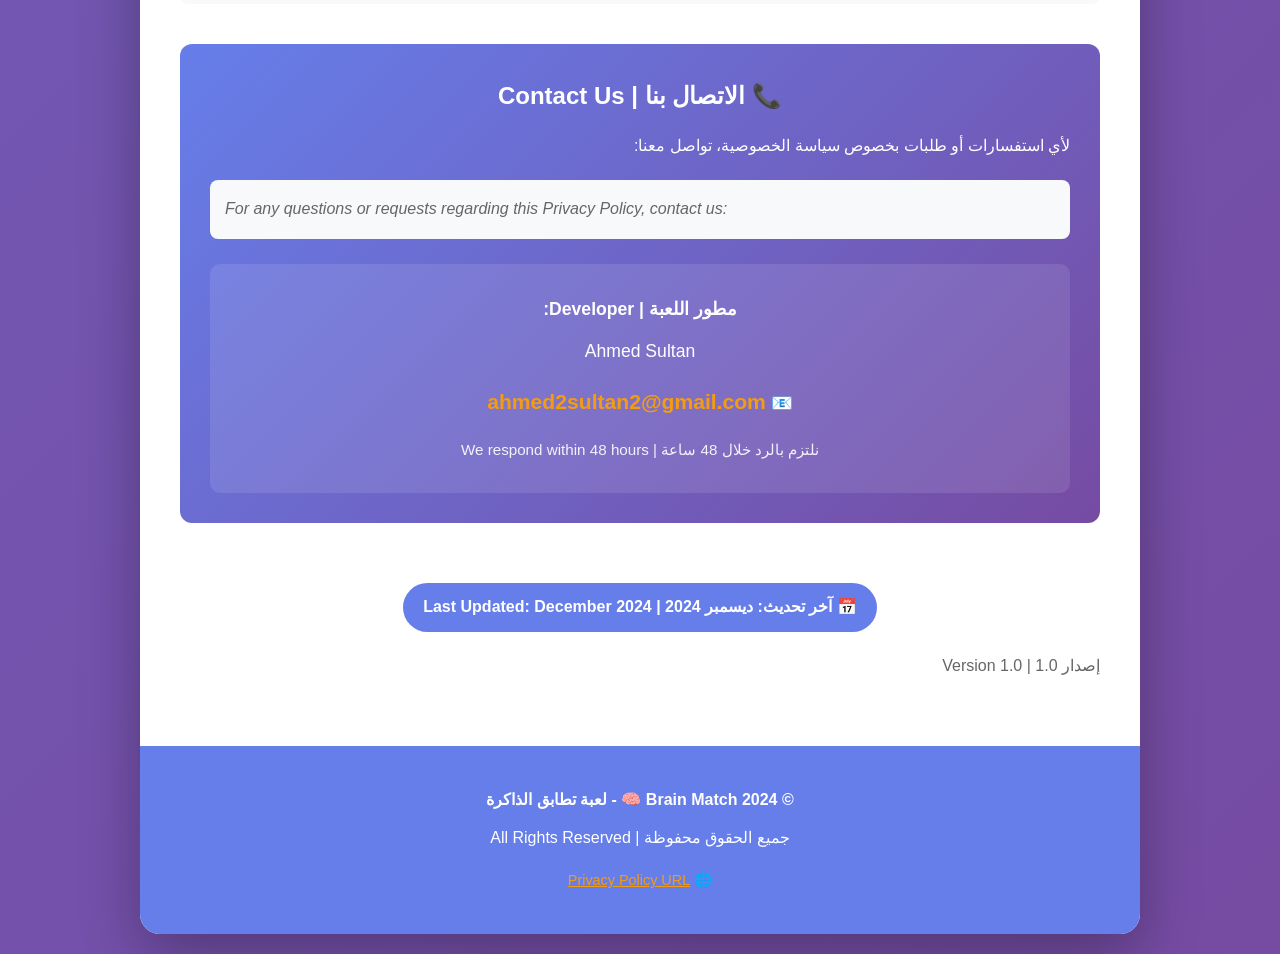
<file: Policy- brain-match.html>
<!DOCTYPE html>
<html lang="ar" dir="rtl">
<head>
    <meta charset="UTF-8">
    <meta name="viewport" content="width=device-width, initial-scale=1.0">
    <meta name="description" content="سياسة الخصوصية لتطبيق Brain Match - Privacy Policy for Brain Match App">
    <title>سياسة الخصوصية - Brain Match | Privacy Policy - Brain Match</title>
    <style>
        * {
            margin: 0;
            padding: 0;
            box-sizing: border-box;
        }
        
        body {
            font-family: 'Segoe UI', Tahoma, Geneva, Verdana, sans-serif;
            background: linear-gradient(135deg, #667eea 0%, #764ba2 100%);
            color: #333;
            line-height: 1.8;
            padding: 20px;
        }
        
        .container {
            max-width: 1000px;
            margin: 0 auto;
            background: #ffffff;
            border-radius: 20px;
            box-shadow: 0 20px 60px rgba(0,0,0,0.3);
            overflow: hidden;
        }
        
        .header {
            background: linear-gradient(135deg, #667eea 0%, #764ba2 100%);
            color: white;
            padding: 50px 30px;
            text-align: center;
        }
        
        .header h1 {
            font-size: 2.5em;
            margin-bottom: 10px;
            text-shadow: 2px 2px 4px rgba(0,0,0,0.2);
        }
        
        .header .subtitle {
            font-size: 1.2em;
            opacity: 0.95;
            margin-top: 10px;
        }
        
        .content {
            padding: 50px 40px;
        }
        
        .intro {
            background: #f8f9fa;
            padding: 25px;
            border-radius: 12px;
            margin-bottom: 40px;
            border-right: 5px solid #667eea;
        }
        
        .section {
            margin-bottom: 40px;
        }
        
        .section h2 {
            color: #667eea;
            font-size: 1.8em;
            margin-bottom: 20px;
            padding-bottom: 10px;
            border-bottom: 3px solid #e9ecef;
            display: flex;
            align-items: center;
            gap: 10px;
        }
        
        .section-icon {
            font-size: 1.2em;
        }
        
        .arabic {
            text-align: right;
            direction: rtl;
            margin-bottom: 15px;
        }
        
        .english {
            text-align: left;
            direction: ltr;
            color: #666;
            font-style: italic;
            padding: 15px;
            background: #f8f9fa;
            border-radius: 8px;
            margin-bottom: 20px;
        }
        
        .info-box {
            background: #f8f9fa;
            border-right: 4px solid #667eea;
            padding: 20px;
            margin: 20px 0;
            border-radius: 8px;
        }
        
        .warning-box {
            background: #fff3cd;
            border-right: 4px solid #f39c12;
            padding: 20px;
            margin: 20px 0;
            border-radius: 8px;
        }
        
        ul {
            list-style: none;
            padding: 0;
        }
        
        ul li {
            padding: 12px 0 12px 35px;
            position: relative;
            margin-bottom: 10px;
        }
        
        ul li:before {
            content: "•";
            position: absolute;
            right: 0;
            color: #667eea;
            font-weight: bold;
            font-size: 1.5em;
        }
        
        .highlight {
            background: linear-gradient(120deg, #667eea 0%, #764ba2 100%);
            background-clip: text;
            -webkit-background-clip: text;
            -webkit-text-fill-color: transparent;
            font-weight: bold;
        }
        
        .contact-box {
            background: linear-gradient(135deg, #667eea 0%, #764ba2 100%);
            color: white;
            padding: 30px;
            border-radius: 12px;
            text-align: center;
            margin-top: 40px;
        }
        
        .contact-box h2 {
            color: white;
            border: none;
            margin-bottom: 15px;
        }
        
        .contact-box a {
            color: #f39c12;
            text-decoration: none;
            font-size: 1.2em;
            font-weight: bold;
            transition: all 0.3s;
        }
        
        .contact-box a:hover {
            color: #fff;
            text-shadow: 0 0 10px rgba(255,255,255,0.5);
        }
        
        .contact-info {
            background: rgba(255,255,255,0.1);
            padding: 20px;
            border-radius: 10px;
            margin-top: 20px;
        }
        
        .contact-info p {
            margin: 10px 0;
            font-size: 1.1em;
        }
        
        .footer {
            background: #667eea;
            color: white;
            text-align: center;
            padding: 30px;
        }
        
        .footer p {
            margin: 10px 0;
        }
        
        .update-date {
            display: inline-block;
            background: #667eea;
            color: white;
            padding: 10px 20px;
            border-radius: 25px;
            margin-top: 20px;
            font-weight: bold;
        }
        
        @media (max-width: 768px) {
            .header h1 {
                font-size: 1.8em;
            }
            
            .content {
                padding: 30px 20px;
            }
            
            .section h2 {
                font-size: 1.4em;
            }
        }
        
        .table-container {
            overflow-x: auto;
            margin: 20px 0;
        }
        
        table {
            width: 100%;
            border-collapse: collapse;
            background: white;
            border-radius: 8px;
            overflow: hidden;
        }
        
        th, td {
            padding: 15px;
            text-align: right;
            border-bottom: 1px solid #e9ecef;
        }
        
        th {
            background: #667eea;
            color: white;
            font-weight: bold;
        }
        
        tr:hover {
            background: #f8f9fa;
        }
    </style>
</head>
<body>

<div class="container">
    <div class="header">
        <h1>🔒 سياسة الخصوصية</h1>
        <div class="subtitle">Privacy Policy</div>
        <div class="subtitle">🧠 Brain Match - لعبة تطابق الذاكرة</div>
    </div>

    <div class="content">
        <div class="intro">
            <p class="arabic">
                مرحباً بك في لعبة <span class="highlight">Brain Match</span> - لعبة تطابق الذاكرة المسلية والمفيدة للأطفال والكبار! نحن نلتزم التزاماً تاماً بحماية خصوصيتك وبياناتك الشخصية. تم إعداد سياسة الخصوصية هذه وفقاً لمتطلبات Google Play وأفضل الممارسات العالمية لحماية البيانات.
            </p>
            <p class="english">
                Welcome to <strong>Brain Match</strong> - an entertaining and beneficial memory matching game for children and adults! We are fully committed to protecting your privacy and personal data. This Privacy Policy has been prepared in accordance with Google Play requirements and global best practices for data protection.
            </p>
        </div>

        <div class="section">
            <h2><span class="section-icon">🎮</span> عن اللعبة | About the Game</h2>
            <p class="arabic">
                Brain Match هي لعبة تطابق ذاكرة ممتعة تعرض مجموعة من البطاقات المخفية. يقوم اللاعب بالبحث عن البطاقات المتطابقة من خلال الكشف عنها وتذكر مواقعها. اللعبة مناسبة لجميع الأعمار وتساعد على تحسين الذاكرة والتركيز.
            </p>
            <p class="english">
                Brain Match is a fun memory matching game that displays a set of hidden cards. Players search for matching cards by revealing them and remembering their locations. The game is suitable for all ages and helps improve memory and concentration.
            </p>
        </div>

        <div class="section">
            <h2><span class="section-icon">📋</span> 1. نطاق السياسة | Policy Scope</h2>
            <p class="arabic">
                تنطبق هذه السياسة على جميع المستخدمين للعبة Brain Match المتوفرة على متجر Google Play. باستخدامك للعبة، فإنك توافق على جمع واستخدام المعلومات وفقاً لهذه السياسة.
            </p>
            <p class="english">
                This policy applies to all users of the Brain Match game available on Google Play Store. By using the game, you consent to the collection and use of information in accordance with this policy.
            </p>
        </div>

        <div class="section">
            <h2><span class="section-icon">📊</span> 2. المعلومات التي نجمعها | Information We Collect</h2>
            
            <div class="info-box">
                <h3 class="arabic">2.1 المعلومات التي يتم جمعها تلقائياً:</h3>
                <ul class="arabic">
                    <li>معلومات الجهاز: نوع الجهاز، طراز الجهاز، نظام التشغيل وإصداره</li>
                    <li>معلومات الاستخدام: وقت اللعب، المستويات المكتملة، عدد المحاولات</li>
                    <li>البيانات التقنية: عنوان IP، معرف الإعلانات، اللغة المفضلة</li>
                    <li>تقارير الأعطال والأخطاء البرمجية</li>
                    <li>الإحصائيات: أفضل النتائج، الوقت المستغرق، معدل النجاح</li>
                </ul>
            </div>

            <p class="english">
                <strong>2.1 Automatically Collected Information:</strong> Device information (type, model, OS version), usage data (playtime, completed levels, attempts), technical data (IP address, advertising ID, preferred language), crash reports, and statistics (best scores, time spent, success rate).
            </p>

            <div class="info-box">
                <h3 class="arabic">2.2 المعلومات التي يقدمها المستخدم طوعاً:</h3>
                <ul class="arabic">
                    <li>الاسم أو اسم اللاعب (اختياري)</li>
                    <li>البريد الإلكتروني (للدعم الفني فقط)</li>
                    <li>تقدم اللاعب والإنجازات</li>
                    <li>التفضيلات والإعدادات الشخصية (مستوى الصعوبة، الأصوات، الإشعارات)</li>
                </ul>
            </div>

            <p class="english">
                <strong>2.2 User-Provided Information:</strong> Name or player name (optional), email address (for support only), player progress and achievements, personal preferences and settings (difficulty level, sounds, notifications).
            </p>
        </div>

        <div class="section">
            <h2><span class="section-icon">🎯</span> 3. كيفية استخدام المعلومات | How We Use Information</h2>
            <ul class="arabic">
                <li><strong>تحسين تجربة اللعب:</strong> تخصيص مستوى الصعوبة وفقاً لأداء اللاعب</li>
                <li><strong>حفظ التقدم:</strong> الاحتفاظ بالإنجازات والنتائج</li>
                <li><strong>تطوير اللعبة:</strong> تحسين الأداء، إصلاح الأخطاء، وإضافة مستويات جديدة</li>
                <li><strong>التحليلات:</strong> فهم كيفية استخدام اللعبة لتحسين التجربة</li>
                <li><strong>الدعم الفني:</strong> الاستجابة لاستفساراتك ومشاكلك التقنية</li>
                <li><strong>التواصل:</strong> إرسال إشعارات مهمة حول اللعبة والتحديثات</li>
                <li><strong>الأمان:</strong> حماية اللعبة من الغش والاستخدام غير المشروع</li>
            </ul>

            <p class="english">
                We use collected information to: enhance gaming experience, save progress, develop and improve the game, conduct analytics, provide technical support, communicate important updates, and ensure security against cheating and misuse.
            </p>
        </div>

        <div class="section">
            <h2><span class="section-icon">🤝</span> 4. مشاركة المعلومات مع الأطراف الثالثة | Third-Party Sharing</h2>
            
            <div class="warning-box">
                <p class="arabic">
                    <strong>تعهدنا:</strong> نحن لا نبيع أو نؤجر أو نتاجر ببياناتك الشخصية مع أي طرف ثالث لأغراض تجارية.
                </p>
            </div>

            <p class="arabic">قد نشارك بعض المعلومات مع الأطراف التالية فقط:</p>

            <div class="table-container">
                <table>
                    <thead>
                        <tr>
                            <th>الطرف الثالث</th>
                            <th>الغرض</th>
                            <th>نوع البيانات</th>
                        </tr>
                    </thead>
                    <tbody>
                        <tr>
                            <td>Google AdMob</td>
                            <td>عرض الإعلانات</td>
                            <td>معرف الإعلانات، بيانات الاستخدام</td>
                        </tr>
                        <tr>
                            <td>Google Analytics for Firebase</td>
                            <td>تحليل الأداء</td>
                            <td>بيانات الاستخدام المجهولة</td>
                        </tr>
                        <tr>
                            <td>Firebase Crashlytics</td>
                            <td>تقارير الأعطال</td>
                            <td>معلومات تقنية عن الأخطاء</td>
                        </tr>
                    </tbody>
                </table>
            </div>

            <p class="english">
                <strong>Our Commitment:</strong> We do not sell, rent, or trade your personal data with any third party for commercial purposes. We may share limited information only with service providers listed above for specific operational purposes.
            </p>
        </div>

        <div class="section">
            <h2><span class="section-icon">📱</span> 5. الإعلانات | Advertising</h2>
            <p class="arabic">
                تستخدم اللعبة خدمة <strong>Google AdMob</strong> لعرض الإعلانات. قد تستخدم هذه الخدمة ملفات تعريف الارتباط (Cookies) ومعرفات الإعلانات لتقديم إعلانات ذات صلة.
            </p>
            
            <div class="info-box">
                <h3 class="arabic">حقوقك المتعلقة بالإعلانات:</h3>
                <ul class="arabic">
                    <li>يمكنك إلغاء الاشتراك في الإعلانات المخصصة من إعدادات Google على جهازك</li>
                    <li>يمكنك إعادة تعيين معرف الإعلانات في أي وقت</li>
                    <li>للمزيد من المعلومات، راجع <a href="https://policies.google.com/technologies/ads" target="_blank" style="color: #667eea;">سياسة إعلانات Google</a></li>
                </ul>
            </div>

            <p class="english">
                The game uses <strong>Google AdMob</strong> for displaying ads. This service may use cookies and advertising identifiers to deliver relevant ads. Users can opt-out of personalized ads through Google settings on their device.
            </p>
        </div>

        <div class="section">
            <h2><span class="section-icon">👶</span> 6. خصوصية الأطفال | Children's Privacy</h2>
            
            <div class="warning-box">
                <p class="arabic">
                    <strong>حماية الأطفال أولوية قصوى:</strong> تم تصميم اللعبة لتكون آمنة تماماً للأطفال ومناسبة للاستخدام من قبل الأطفال دون سن 13 عاماً تحت إشراف الوالدين.
                </p>
            </div>

            <ul class="arabic">
                <li>لا نجمع عن قصد معلومات شخصية قابلة للتعريف من الأطفال دون سن 13 عاماً</li>
                <li>لا تحتوي اللعبة على روابط خارجية غير آمنة</li>
                <li>لا تسمح اللعبة بالتواصل مع الغرباء أو المحادثات</li>
                <li>جميع المحتوى والصور مناسبة للأطفال</li>
                <li>جميع الإعلانات المعروضة متوافقة مع سياسات Google للإعلانات الموجهة للعائلات</li>
                <li>إذا اكتشفنا أننا جمعنا معلومات من طفل دون سن 13 عاماً، سنحذفها فوراً</li>
            </ul>

            <p class="english">
                <strong>Children's Protection is Top Priority:</strong> The game is designed to be completely safe for children and suitable for use by children under 13 under parental supervision. We do not knowingly collect personally identifiable information from children under 13. All content and images are child-appropriate. All ads comply with Google's Families Ads policies.
            </p>
        </div>

        <div class="section">
            <h2><span class="section-icon">🔐</span> 7. أمان البيانات | Data Security</h2>
            <p class="arabic">
                نتخذ إجراءات أمنية صارمة لحماية بياناتك:
            </p>
            <ul class="arabic">
                <li>تشفير البيانات أثناء النقل والتخزين</li>
                <li>استخدام بروتوكولات أمان متقدمة (HTTPS/SSL)</li>
                <li>الوصول المحدود للبيانات من قبل الموظفين المصرح لهم فقط</li>
                <li>مراجعة دورية للإجراءات الأمنية</li>
                <li>النسخ الاحتياطي المنتظم للبيانات</li>
                <li>حماية ضد الاختراق والوصول غير المصرح به</li>
            </ul>

            <p class="english">
                We implement strict security measures including data encryption, HTTPS/SSL protocols, limited data access, regular security audits, data backups, and protection against unauthorized access to protect your information.
            </p>
        </div>

        <div class="section">
            <h2><span class="section-icon">⚖️</span> 8. حقوق المستخدم | User Rights</h2>
            <p class="arabic">لديك الحق في:</p>
            <ul class="arabic">
                <li><strong>الوصول:</strong> طلب نسخة من بياناتك الشخصية</li>
                <li><strong>التصحيح:</strong> تحديث أو تصحيح بياناتك</li>
                <li><strong>الحذف:</strong> طلب حذف بياناتك الشخصية وتقدمك في اللعبة</li>
                <li><strong>الاعتراض:</strong> الاعتراض على معالجة بياناتك</li>
                <li><strong>إلغاء الموافقة:</strong> سحب موافقتك في أي وقت</li>
                <li><strong>نقل البيانات:</strong> طلب نقل بياناتك إلى خدمة أخرى</li>
            </ul>

            <p class="english">
                <strong>Your Rights:</strong> You have the right to access, correct, delete, object to processing, withdraw consent, and request data portability. Contact us to exercise any of these rights.
            </p>
        </div>

        <div class="section">
            <h2><span class="section-icon">🌍</span> 9. تخزين البيانات ونقلها | Data Storage and Transfer</h2>
            <p class="arabic">
                يتم تخزين بياناتك محلياً على جهازك وعلى خوادم آمنة. قد يتم نقل بياناتك ومعالجتها في دول أخرى حيث توجد خوادمنا أو خوادم مزودي الخدمة لدينا. نضمن حماية بياناتك وفقاً لهذه السياسة بغض النظر عن موقع المعالجة.
            </p>

            <p class="english">
                Your data is stored locally on your device and on secure servers. Data may be transferred and processed in other countries where our servers or service providers operate. We ensure your data is protected according to this policy regardless of processing location.
            </p>
        </div>

        <div class="section">
            <h2><span class="section-icon">⏱️</span> 10. الاحتفاظ بالبيانات | Data Retention</h2>
            <p class="arabic">
                نحتفظ بمعلوماتك الشخصية طالما كانت اللعبة مثبتة على جهازك أو حسب الحاجة لتقديم خدماتنا. عند حذف اللعبة، سيتم حذف معظم البيانات المحلية تلقائياً. للحذف الكامل لبياناتك من خوادمنا، يمكنك الاتصال بنا.
            </p>

            <p class="english">
                We retain your information as long as the game is installed on your device or as needed to provide services. When you delete the game, most local data is automatically deleted. For complete deletion from our servers, you can contact us.
            </p>
        </div>

        <div class="section">
            <h2><span class="section-icon">🔄</span> 11. التحديثات والتعديلات | Updates and Modifications</h2>
            <p class="arabic">
                قد نقوم بتحديث سياسة الخصوصية هذه من وقت لآخر. سنقوم بإخطارك بأي تغييرات جوهرية عبر:
            </p>
            <ul class="arabic">
                <li>إشعار داخل اللعبة</li>
                <li>تحديث تاريخ "آخر تحديث" أعلى هذه الصفحة</li>
                <li>البريد الإلكتروني (إن كان متوفراً)</li>
            </ul>
            <p class="arabic">
                استمرارك في استخدام اللعبة بعد نشر التغييرات يعني موافقتك على السياسة المحدثة.
            </p>

            <p class="english">
                We may update this Privacy Policy from time to time. We will notify you of material changes through in-game notifications, updating the "last updated" date, or email (if available). Continued use after changes constitutes acceptance of the updated policy.
            </p>
        </div>

        <div class="section">
            <h2><span class="section-icon">📜</span> 12. الامتثال القانوني | Legal Compliance</h2>
            <p class="arabic">
                نلتزم بالامتثال لجميع القوانين واللوائح المعمول بها لحماية البيانات، بما في ذلك:
            </p>
            <ul class="arabic">
                <li>اللائحة العامة لحماية البيانات (GDPR) للمستخدمين الأوروبيين</li>
                <li>قانون حماية خصوصية الأطفال على الإنترنت (COPPA)</li>
                <li>قانون خصوصية المستهلك في كاليفورنيا (CCPA)</li>
                <li>متطلبات Google Play للتطبيقات الموجهة للعائلات</li>
            </ul>

            <p class="english">
                We comply with all applicable data protection laws including GDPR for European users, COPPA, CCPA, and Google Play's requirements for family-friendly apps.
            </p>
        </div>

        <div class="contact-box">
            <h2>📞 الاتصال بنا | Contact Us</h2>
            <p class="arabic" style="margin-bottom: 20px;">
                لأي استفسارات أو طلبات بخصوص سياسة الخصوصية، تواصل معنا:
            </p>
            <p class="english" style="margin-bottom: 25px;">
                For any questions or requests regarding this Privacy Policy, contact us:
            </p>
            
            <div class="contact-info">
                <p><strong>مطور اللعبة | Developer:</strong></p>
                <p>Ahmed Sultan</p>
                <p style="margin-top: 15px;">
                    📧 <a href="mailto:ahmed2sultan2@gmail.com">ahmed2sultan2@gmail.com</a>
                </p>
                <p style="margin-top: 15px; font-size: 0.95em; opacity: 0.9;">
                    نلتزم بالرد خلال 48 ساعة | We respond within 48 hours
                </p>
            </div>
        </div>

        <div style="text-align: center; margin-top: 40px;">
            <div class="update-date">
                📅 آخر تحديث: ديسمبر 2024 | Last Updated: December 2024
            </div>
            <p class="arabic" style="margin-top: 20px; color: #666;">
                إصدار 1.0 | Version 1.0
            </p>
        </div>
    </div>

    <div class="footer">
        <p><strong>© 2024 Brain Match 🧠 - لعبة تطابق الذاكرة</strong></p>
        <p>جميع الحقوق محفوظة | All Rights Reserved</p>
        <p style="margin-top: 15px; font-size: 0.9em;">
            🌐 <a href="#" style="color: #f39c12;">Privacy Policy URL</a>
        </p>
    </div>
</div>

</body>
</html>
</file>
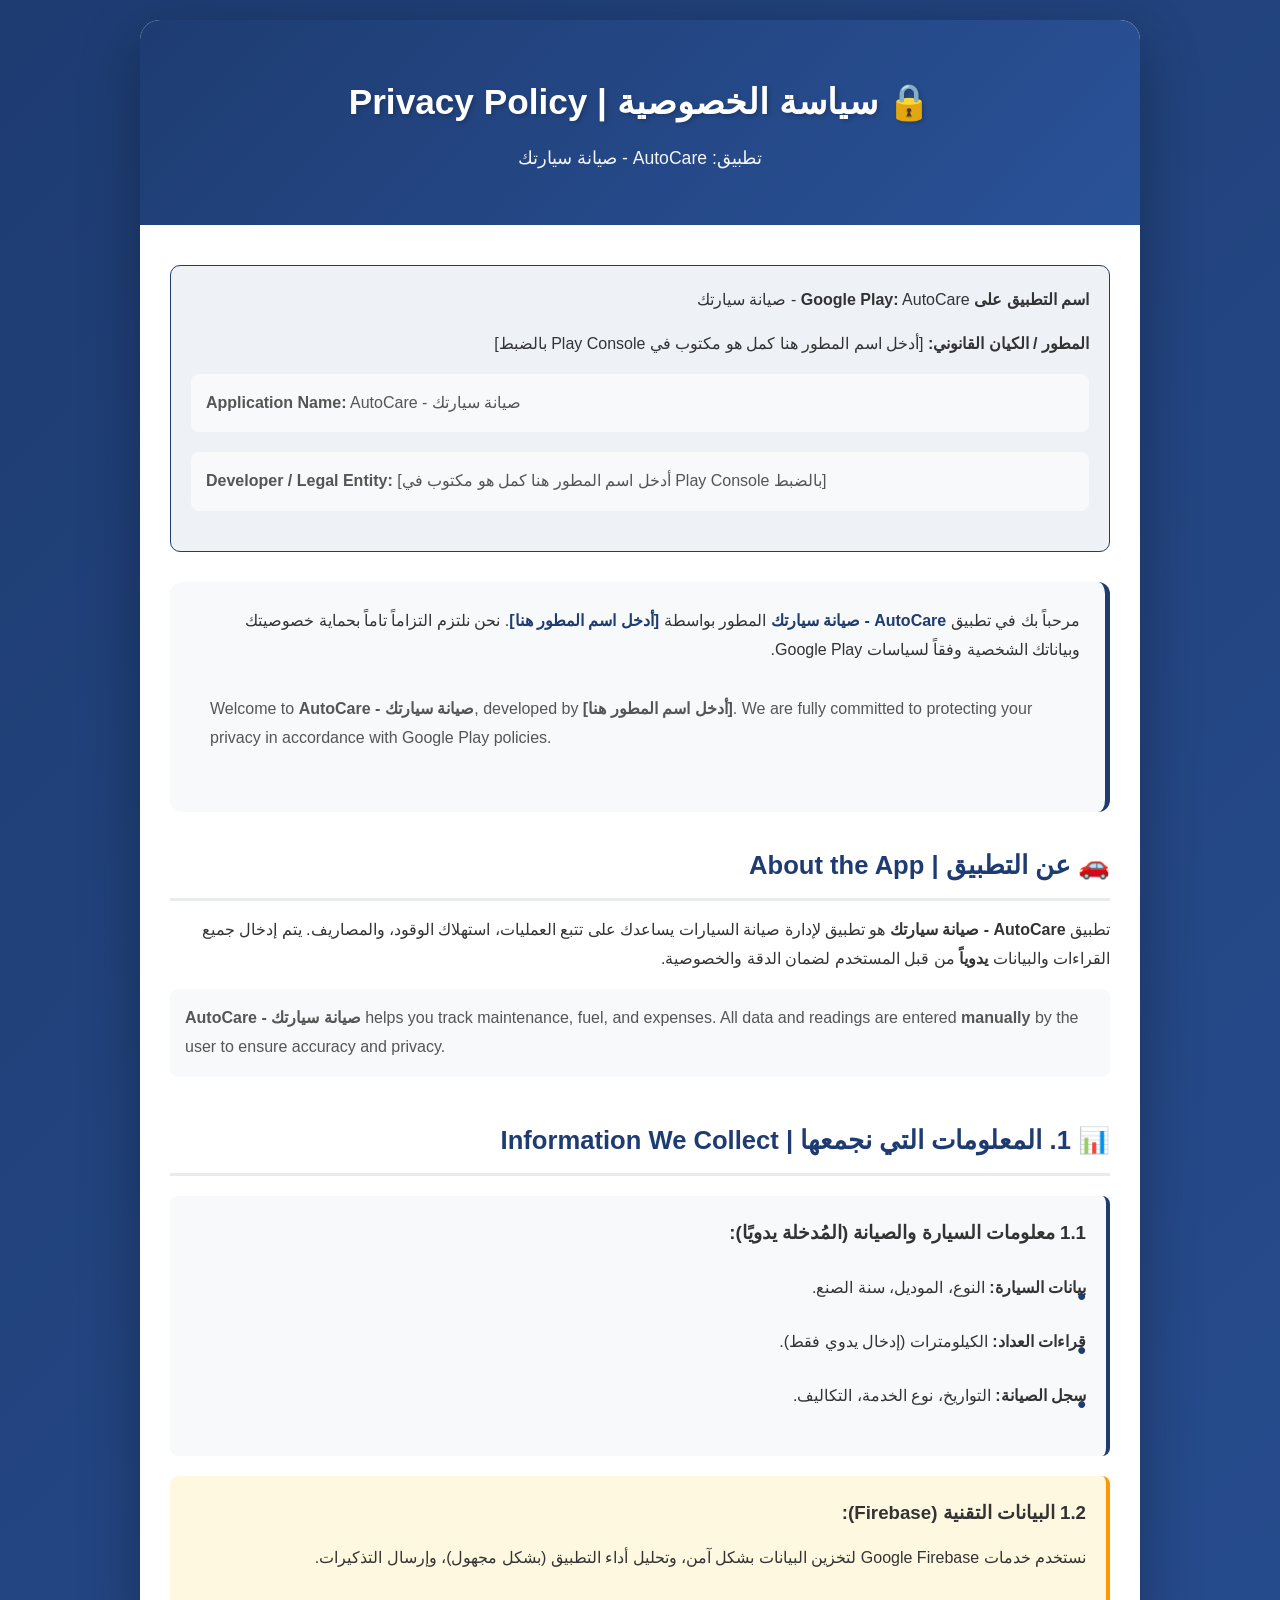
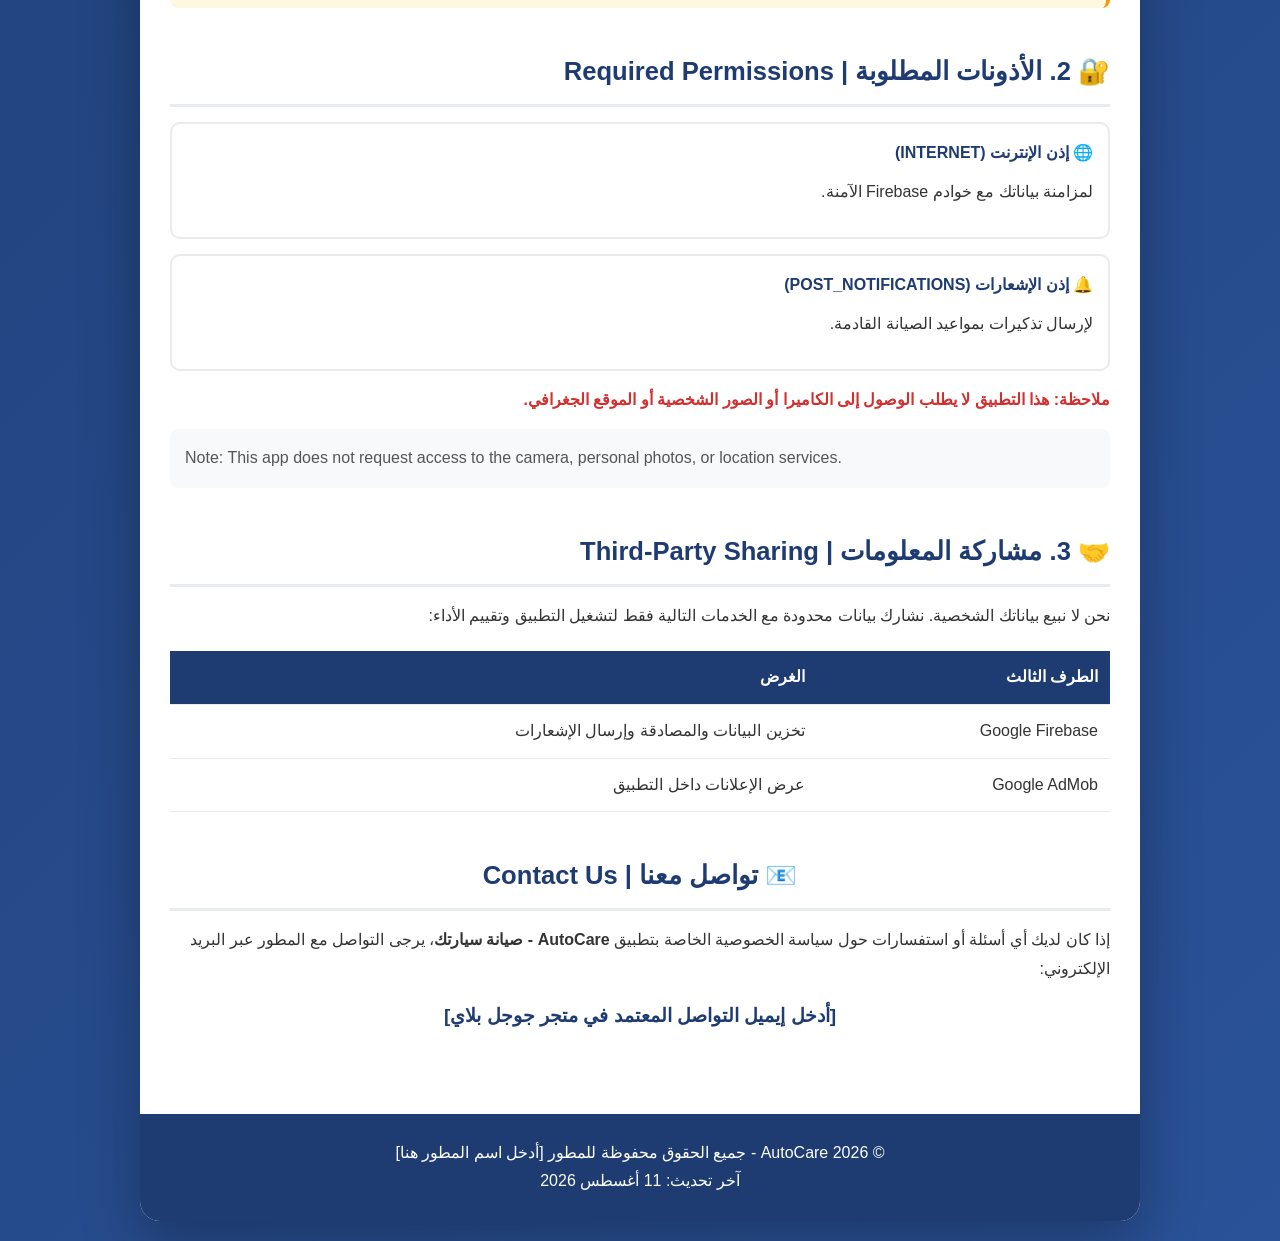
<file: privacy-auto-care.html>
<!DOCTYPE html>
<html lang="ar" dir="rtl">
<head>
    <meta name="google-adsense-account" content="ca-pub-7137238144396709">
    <meta charset="UTF-8">
    <meta name="viewport" content="width=device-width, initial-scale=1.0">
    <meta name="description" content="سياسة الخصوصية لتطبيق AutoCare - صيانة سيارتك - Privacy Policy for AutoCare">
    <title>سياسة الخصوصية - AutoCare - صيانة سيارتك | Privacy Policy</title>
    <style>
        * { margin: 0; padding: 0; box-sizing: border-box; }
        body { font-family: 'Segoe UI', Tahoma, Geneva, Verdana, sans-serif; background: linear-gradient(135deg, #1e3c72 0%, #2a5298 100%); color: #333; line-height: 1.8; padding: 20px; }
        .container { max-width: 1000px; margin: 0 auto; background: #ffffff; border-radius: 20px; box-shadow: 0 20px 60px rgba(0,0,0,0.3); overflow: hidden; }
        .header { background: linear-gradient(135deg, #1e3c72 0%, #2a5298 100%); color: white; padding: 50px 30px; text-align: center; }
        .header h1 { font-size: 2.2em; margin-bottom: 10px; text-shadow: 2px 2px 4px rgba(0,0,0,0.2); }
        .header .subtitle { font-size: 1.1em; opacity: 0.95; margin-top: 10px; }
        .content { padding: 40px 30px; }
        .intro { background: #f8f9fa; padding: 25px; border-radius: 12px; margin-bottom: 30px; border-right: 5px solid #1e3c72; }
        .developer-info { background: #eef2f7; padding: 20px; border-radius: 10px; margin-bottom: 30px; border: 1px solid #1e3c72; }
        .section { margin-bottom: 40px; }
        .section h2 { color: #1e3c72; font-size: 1.6em; margin-bottom: 15px; padding-bottom: 10px; border-bottom: 3px solid #e9ecef; }
        .arabic { text-align: right; direction: rtl; margin-bottom: 15px; }
        .english { text-align: left; direction: ltr; color: #555; font-style: normal; padding: 15px; background: #f8f9fa; border-radius: 8px; margin-bottom: 20px; }
        .info-box { background: #f8f9fa; border-right: 4px solid #1e3c72; padding: 20px; margin: 20px 0; border-radius: 8px; }
        .firebase-box { background: #fff8e1; border-right: 4px solid #ff9800; padding: 20px; margin: 20px 0; border-radius: 8px; }
        ul { list-style: none; padding: 0; }
        ul li { padding: 10px 0 10px 25px; position: relative; margin-bottom: 5px; }
        ul li:before { content: "•"; position: absolute; right: 0; color: #1e3c72; font-weight: bold; font-size: 1.5em; }
        .highlight { font-weight: bold; color: #1e3c72; }
        .footer { background: #1e3c72; color: white; text-align: center; padding: 25px; }
        .permission-card { background: white; border: 2px solid #e9ecef; border-radius: 10px; padding: 15px; margin: 15px 0; }
        .permission-card h4 { color: #1e3c72; margin-bottom: 10px; }
        table { width: 100%; border-collapse: collapse; margin: 20px 0; }
        th, td { padding: 12px; text-align: right; border-bottom: 1px solid #e9ecef; }
        th { background: #1e3c72; color: white; }
    </style>
</head>
<body>

<div class="container">
    <div class="header">
        <h1>🔒 سياسة الخصوصية | Privacy Policy</h1>
        <div class="subtitle">تطبيق: AutoCare - صيانة سيارتك</div>
    </div>

    <div class="content">
        <!-- قسم معرفات المطور والتطبيق للمطابقة مع Google Play -->
        <div class="developer-info">
            <p class="arabic"><strong>اسم التطبيق على Google Play:</strong> AutoCare - صيانة سيارتك</p>
            <p class="arabic"><strong>المطور / الكيان القانوني:</strong> [أدخل اسم المطور هنا كمل هو مكتوب في Play Console بالضبط]</p>
            <p class="english"><strong>Application Name:</strong> AutoCare - صيانة سيارتك</p>
            <p class="english"><strong>Developer / Legal Entity:</strong> [أدخل اسم المطور هنا كمل هو مكتوب في Play Console بالضبط]</p>
        </div>

        <div class="intro">
            <p class="arabic">
                مرحباً بك في تطبيق <span class="highlight">AutoCare - صيانة سيارتك</span> المطور بواسطة <span class="highlight">[أدخل اسم المطور هنا]</span>. نحن نلتزم التزاماً تاماً بحماية خصوصيتك وبياناتك الشخصية وفقاً لسياسات Google Play.
            </p>
            <p class="english">
                Welcome to <strong>AutoCare - صيانة سيارتك</strong>, developed by <strong>[أدخل اسم المطور هنا]</strong>. We are fully committed to protecting your privacy in accordance with Google Play policies.
            </p>
        </div>

        <div class="section">
            <h2>🚗 عن التطبيق | About the App</h2>
            <p class="arabic">
                تطبيق <strong>AutoCare - صيانة سيارتك</strong> هو تطبيق لإدارة صيانة السيارات يساعدك على تتبع العمليات، استهلاك الوقود، والمصاريف. يتم إدخال جميع القراءات والبيانات <strong>يدوياً</strong> من قبل المستخدم لضمان الدقة والخصوصية.
            </p>
            <p class="english">
                <strong>AutoCare - صيانة سيارتك</strong> helps you track maintenance, fuel, and expenses. All data and readings are entered <strong>manually</strong> by the user to ensure accuracy and privacy.
            </p>
        </div>

        <div class="section">
            <h2>📊 1. المعلومات التي نجمعها | Information We Collect</h2>
            <div class="info-box">
                <h3 class="arabic">1.1 معلومات السيارة والصيانة (المُدخلة يدويًا):</h3>
                <ul class="arabic">
                    <li><strong>بيانات السيارة:</strong> النوع، الموديل، سنة الصنع.</li>
                    <li><strong>قراءات العداد:</strong> الكيلومترات (إدخال يدوي فقط).</li>
                    <li><strong>سجل الصيانة:</strong> التواريخ، نوع الخدمة، التكاليف.</li>
                </ul>
            </div>
            
            <div class="firebase-box">
                <h3 class="arabic">1.2 البيانات التقنية (Firebase):</h3>
                <p class="arabic">نستخدم خدمات Google Firebase لتخزين البيانات بشكل آمن، وتحليل أداء التطبيق (بشكل مجهول)، وإرسال التذكيرات.</p>
            </div>
        </div>

        <div class="section">
            <h2>🔐 2. الأذونات المطلوبة | Required Permissions</h2>
            
            <div class="permission-card">
                <h4>🌐 إذن الإنترنت (INTERNET)</h4>
                <p class="arabic">لمزامنة بياناتك مع خوادم Firebase الآمنة.</p>
            </div>

            <div class="permission-card">
                <h4>🔔 إذن الإشعارات (POST_NOTIFICATIONS)</h4>
                <p class="arabic">لإرسال تذكيرات بمواعيد الصيانة القادمة.</p>
            </div>

            <p class="arabic" style="color: #d32f2f; font-weight: bold;">ملاحظة: هذا التطبيق لا يطلب الوصول إلى الكاميرا أو الصور الشخصية أو الموقع الجغرافي.</p>
            <p class="english">Note: This app does not request access to the camera, personal photos, or location services.</p>
        </div>

        <div class="section">
            <h2>🤝 3. مشاركة المعلومات | Third-Party Sharing</h2>
            <p class="arabic">نحن لا نبيع بياناتك الشخصية. نشارك بيانات محدودة مع الخدمات التالية فقط لتشغيل التطبيق وتقييم الأداء:</p>
            <table>
                <thead>
                    <tr>
                        <th>الطرف الثالث</th>
                        <th>الغرض</th>
                    </tr>
                </thead>
                <tbody>
                    <tr><td>Google Firebase</td><td>تخزين البيانات والمصادقة وإرسال الإشعارات</td></tr>
                    <tr><td>Google AdMob</td><td>عرض الإعلانات داخل التطبيق</td></tr>
                </tbody>
            </table>
        </div>

        <div class="section" style="text-align: center;">
            <h2>📧 تواصل معنا | Contact Us</h2>
            <p class="arabic">إذا كان لديك أي أسئلة أو استفسارات حول سياسة الخصوصية الخاصة بتطبيق <strong>AutoCare - صيانة سيارتك</strong>، يرجى التواصل مع المطور عبر البريد الإلكتروني:</p>
            <p class="highlight" style="font-size: 1.2em; margin-top: 10px;">[أدخل إيميل التواصل المعتمد في متجر جوجل بلاي]</p>
        </div>
    </div>

    <div class="footer">
        <p>© 2026 AutoCare - جميع الحقوق محفوظة للمطور [أدخل اسم المطور هنا]</p>
        <p>آخر تحديث: 11 أغسطس 2026</p>
    </div>
</div>

</body>
</html>
</file>
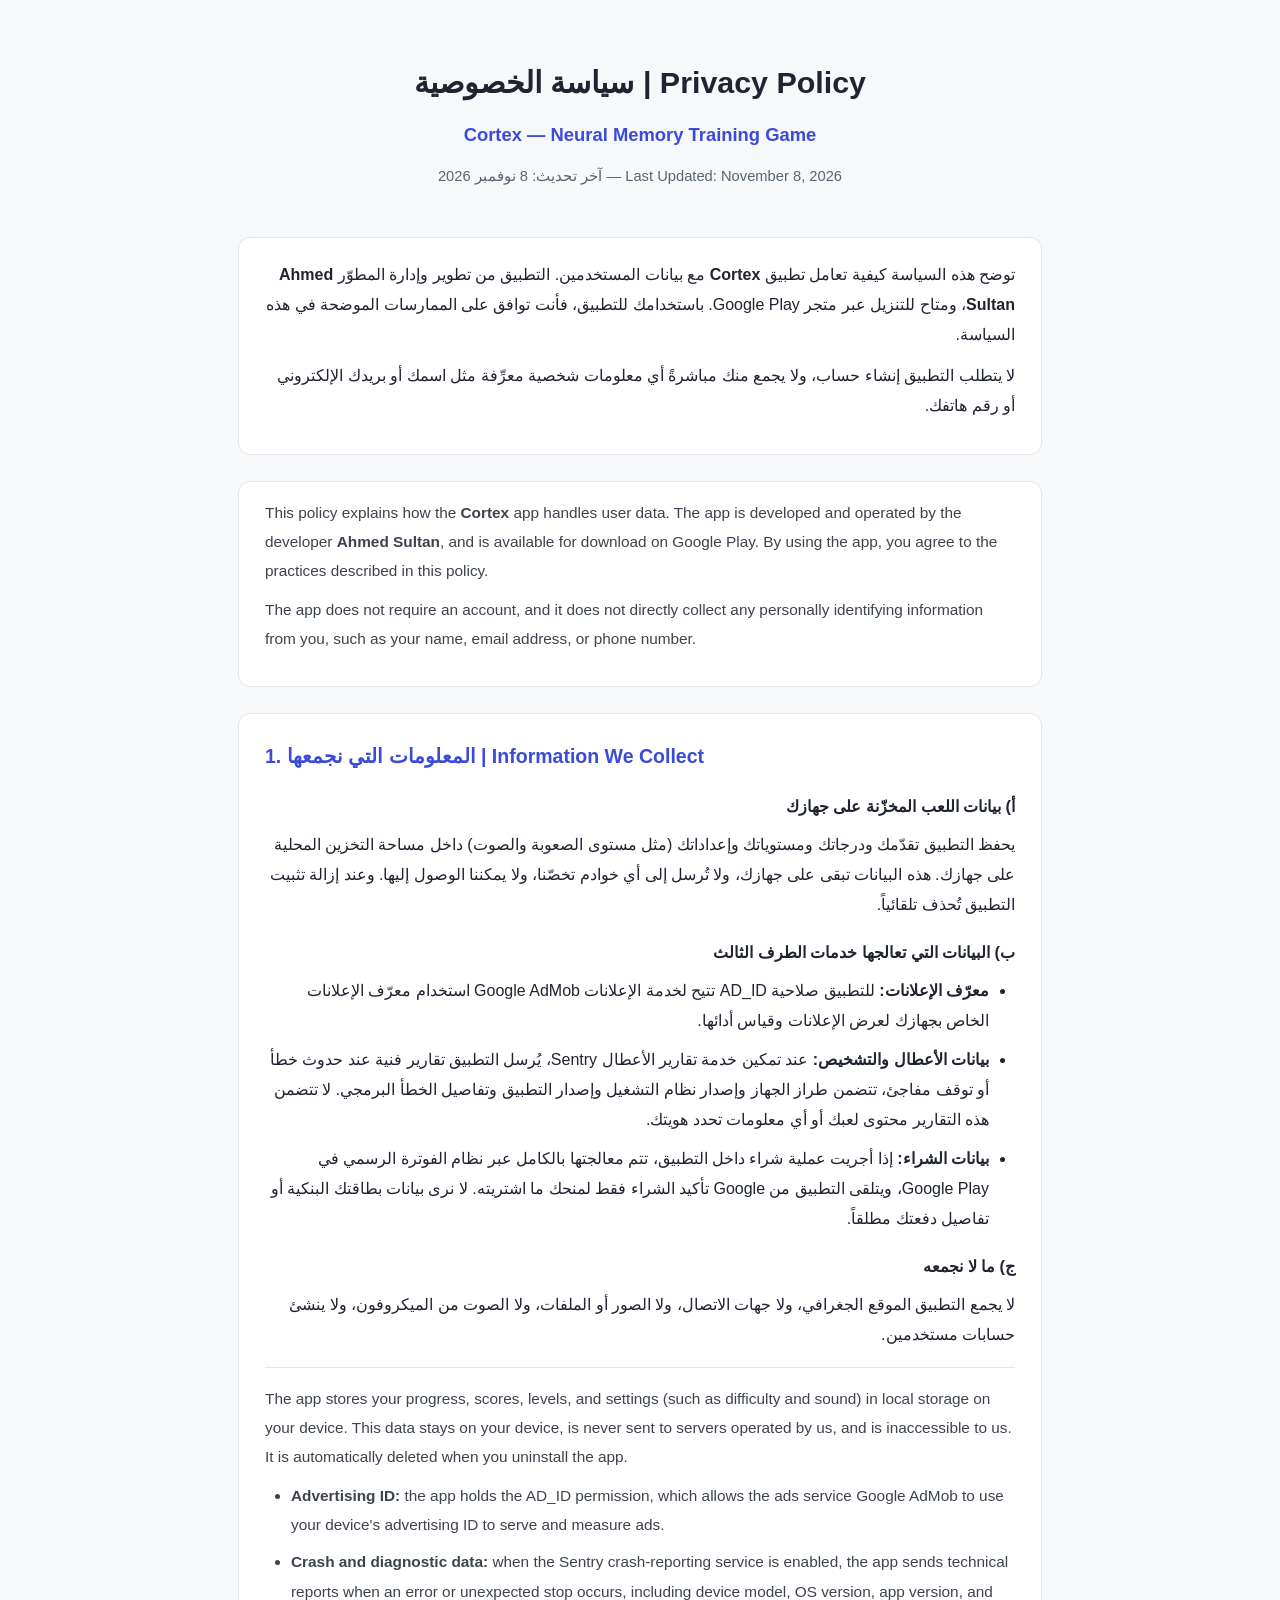
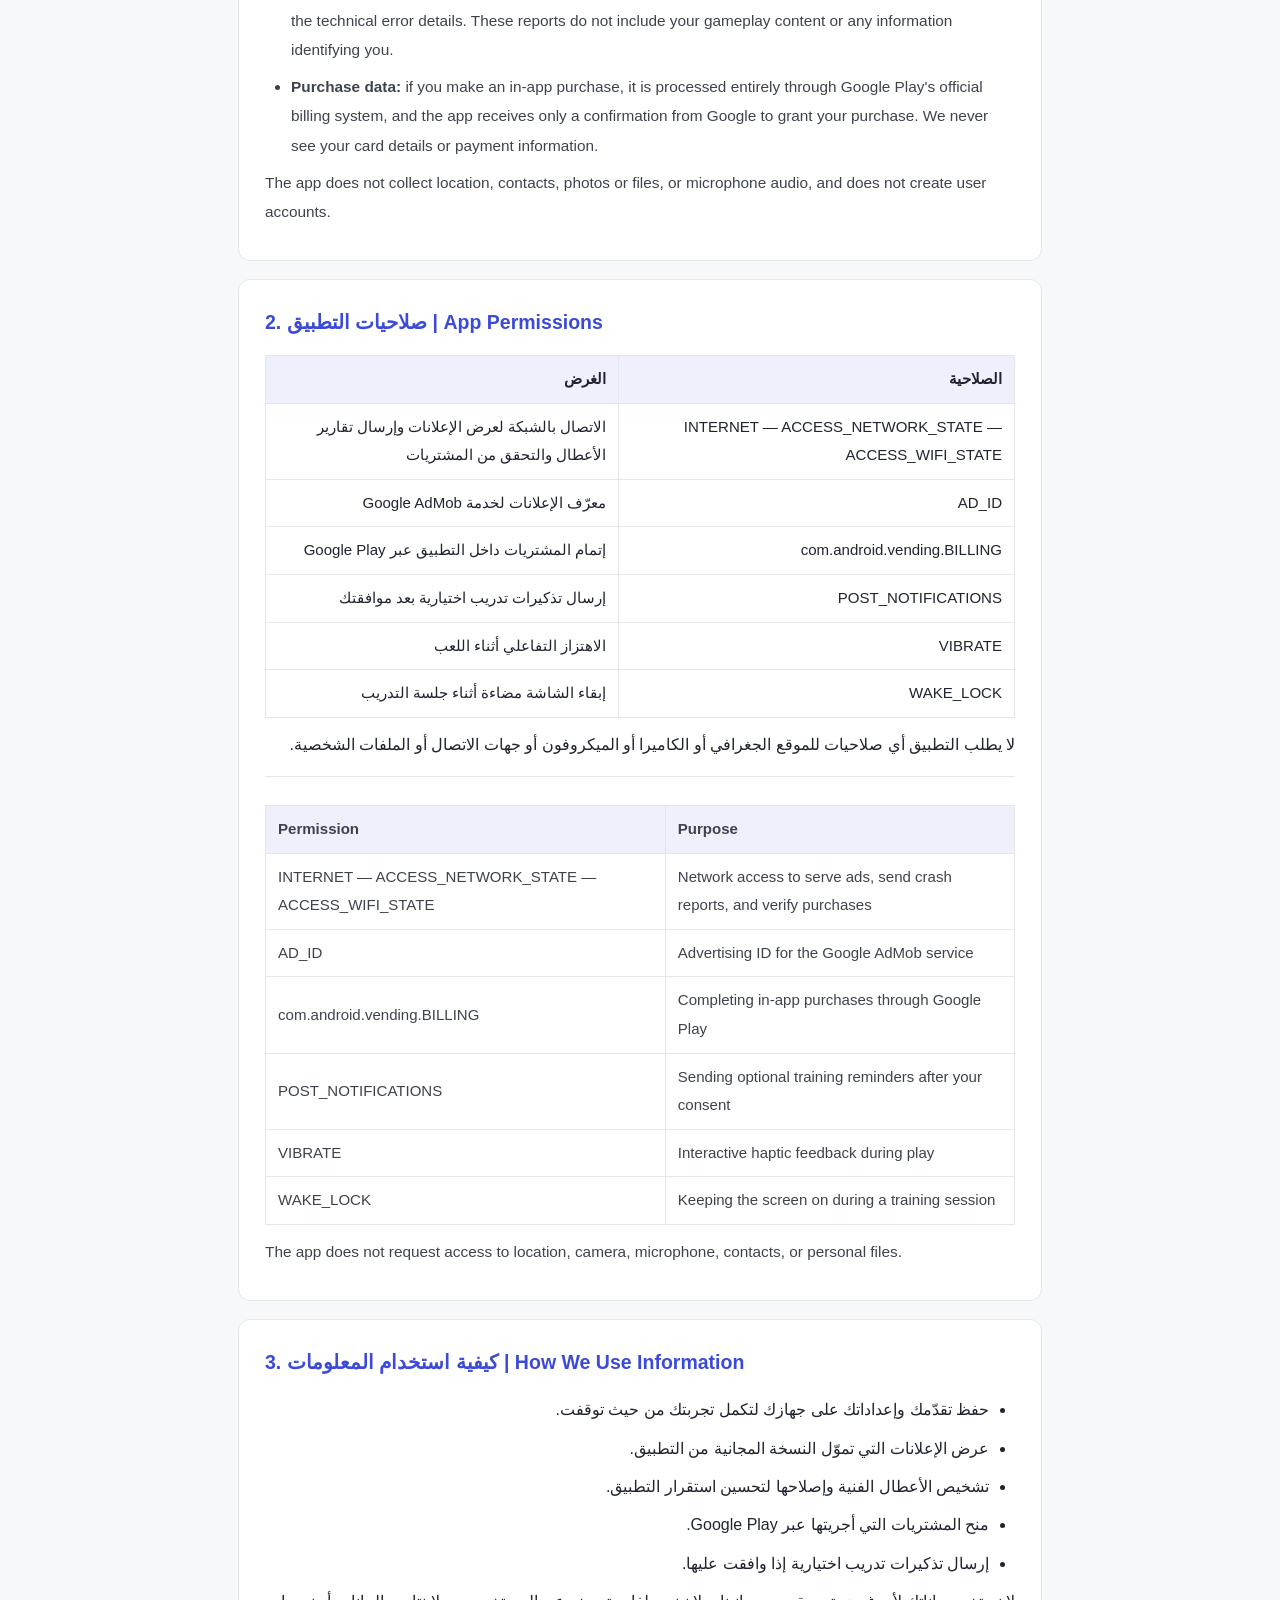
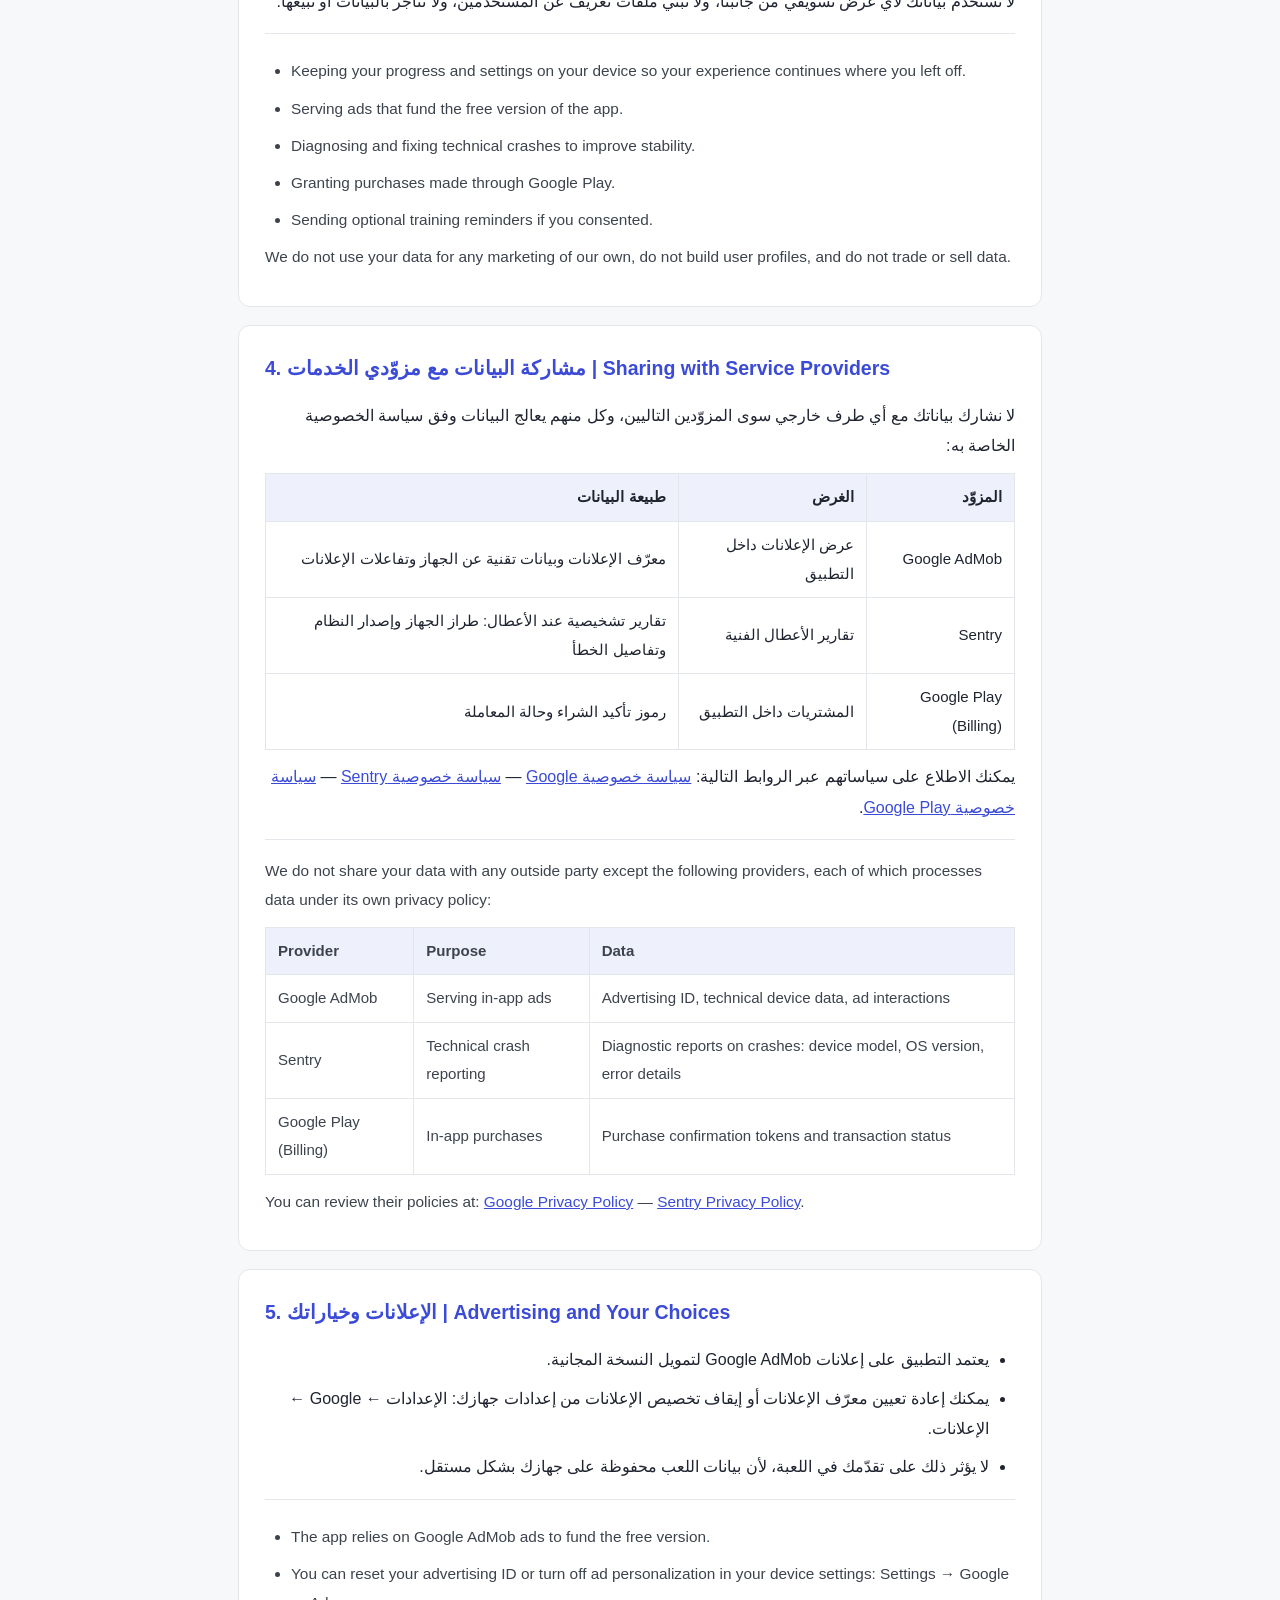
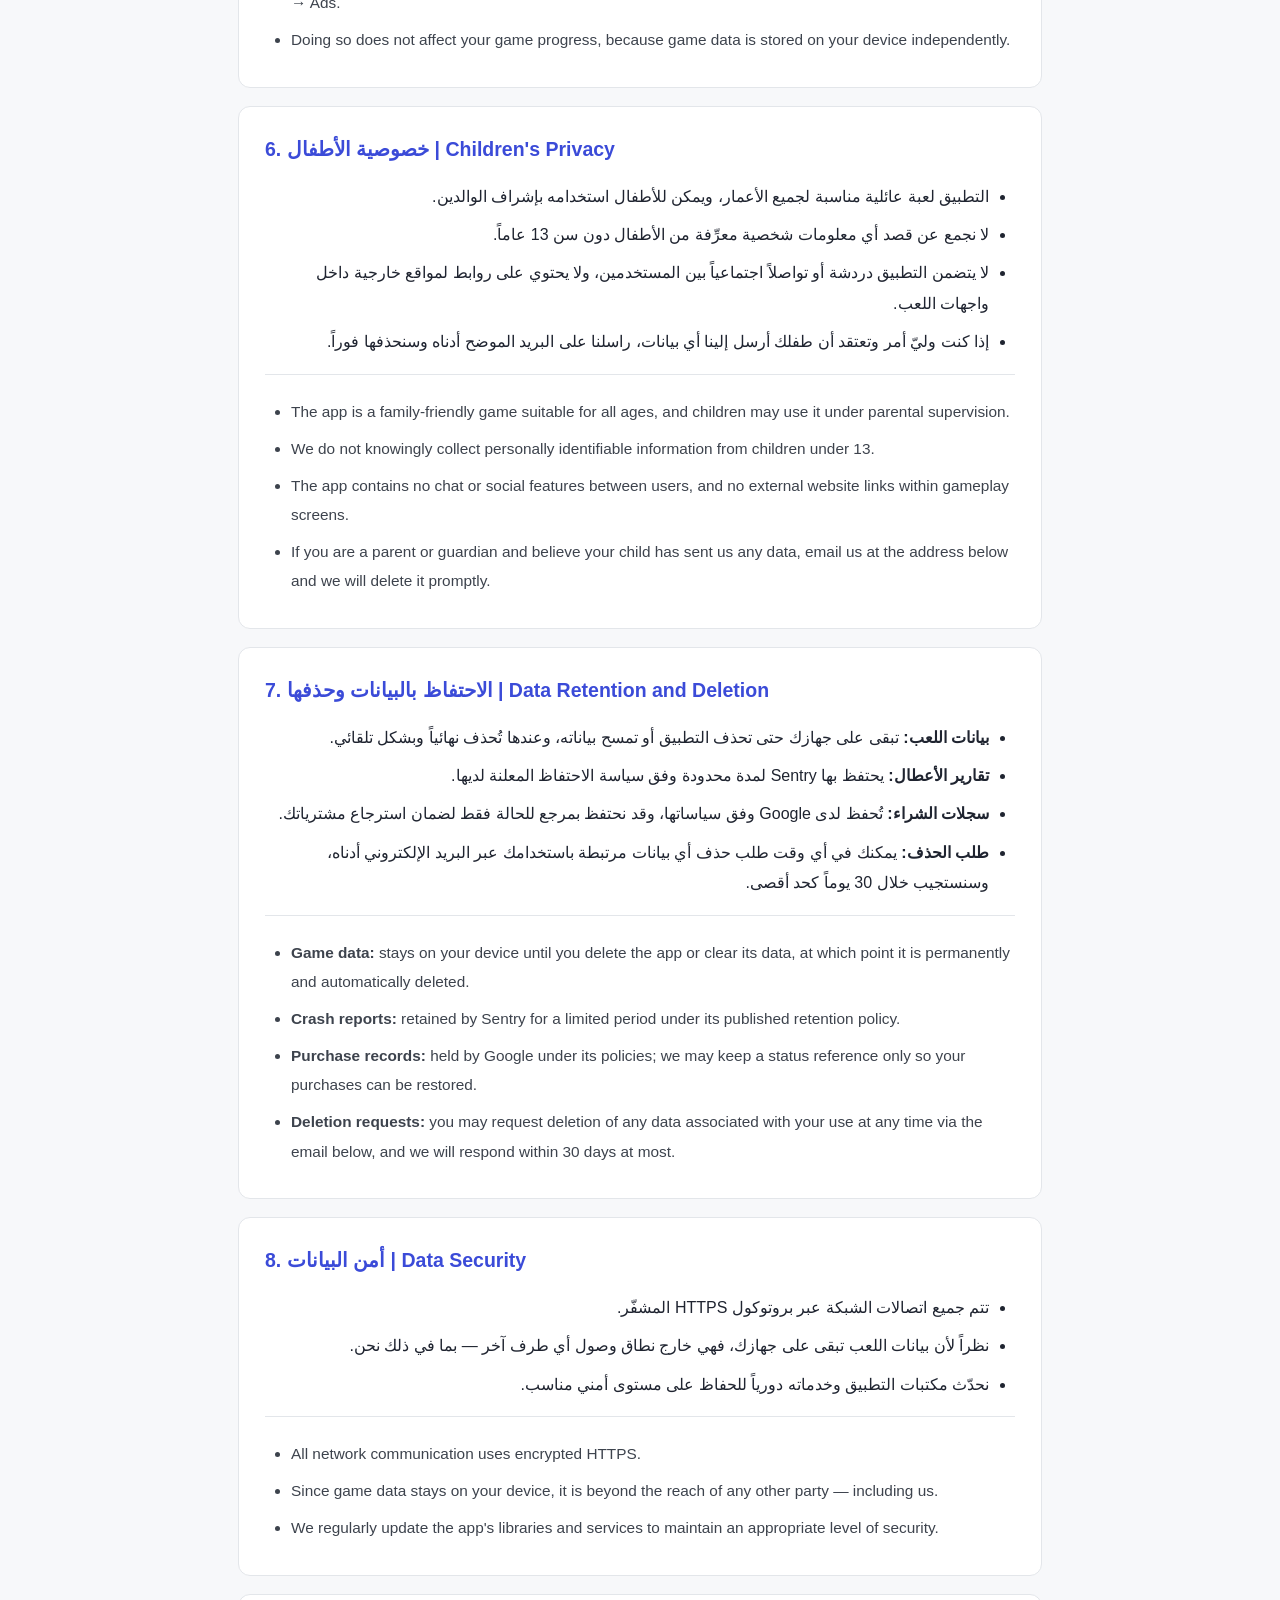
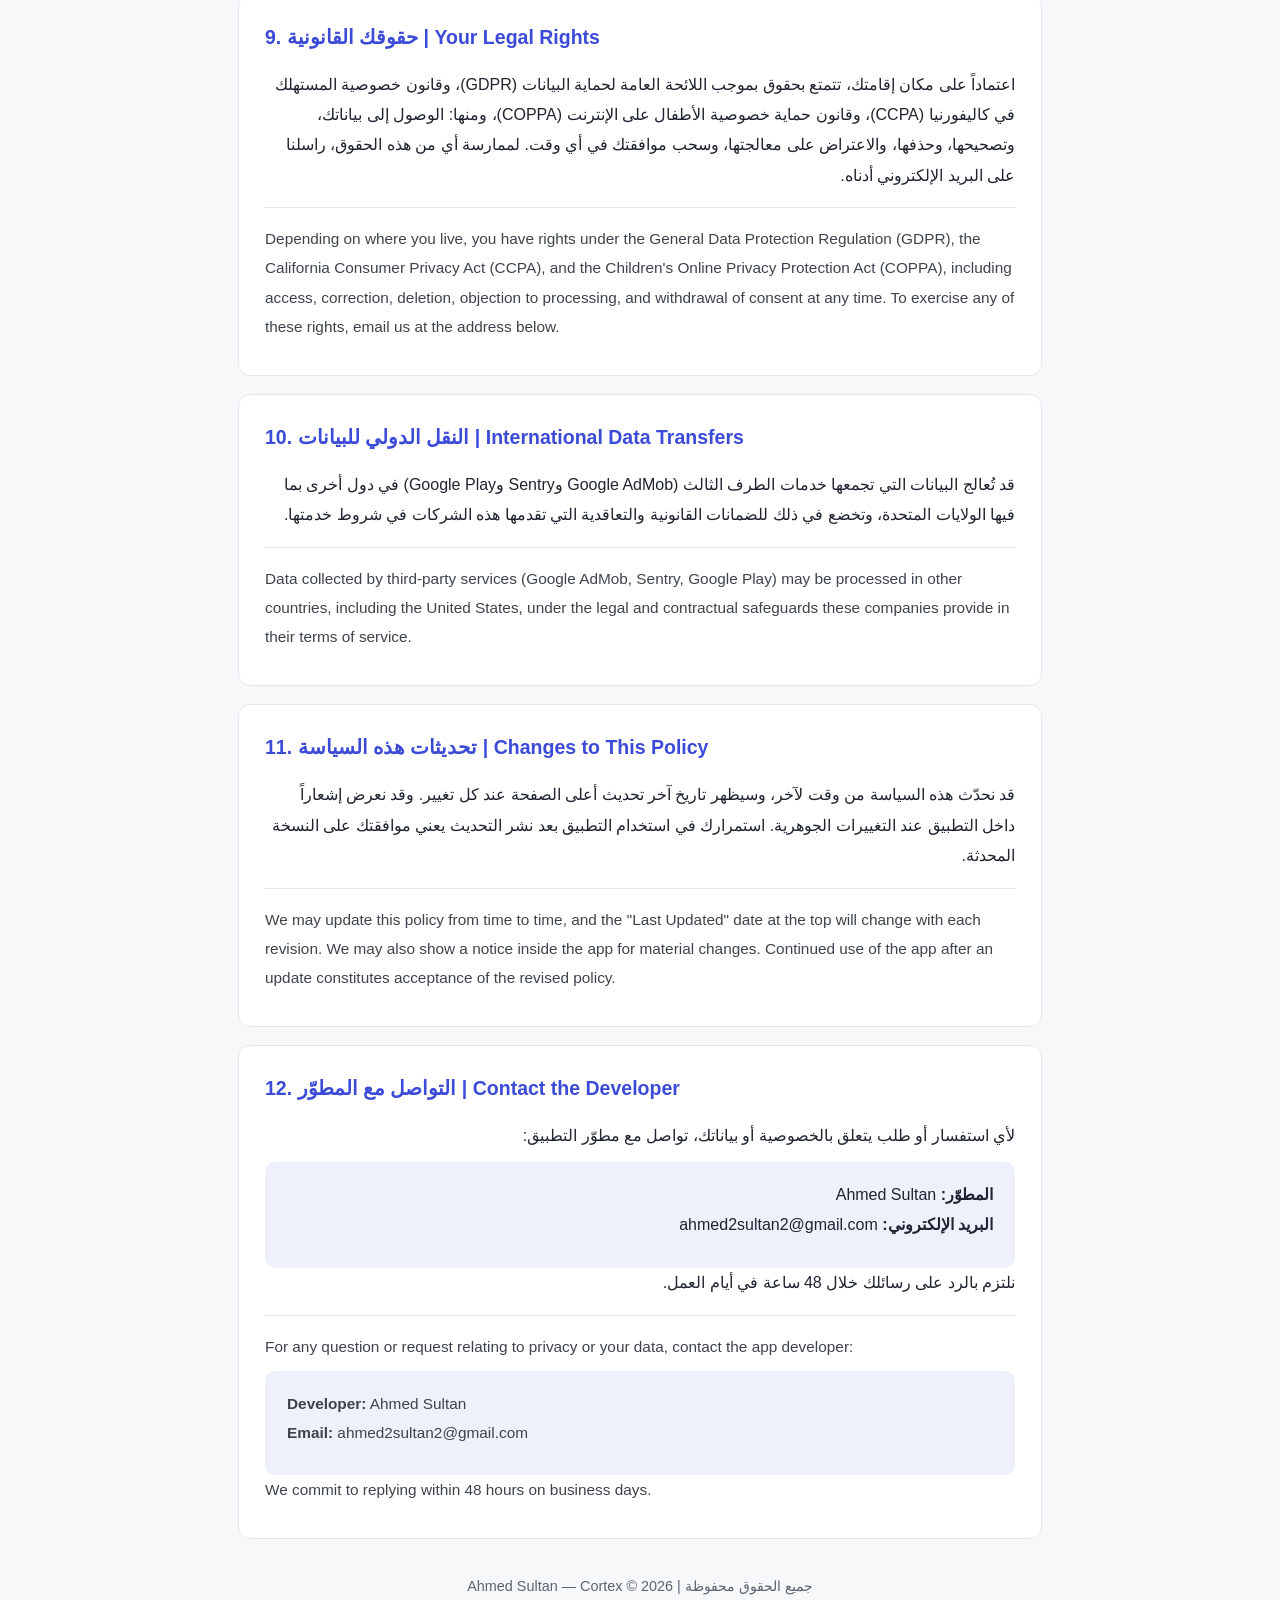
<file: privacy-brain-match.html>
<!DOCTYPE html>
<html lang="ar">
<head>
<meta charset="UTF-8">
<meta name="viewport" content="width=device-width, initial-scale=1.0">
<title>سياسة الخصوصية — Cortex | Privacy Policy — Cortex</title>
<style>
  :root { --ink:#1f2430; --muted:#5a6472; --accent:#3b4bd8; --bg:#f7f8fa; --card:#ffffff; --line:#e3e6ea; }
  * { box-sizing:border-box; margin:0; padding:0; }
  body { font-family:'Segoe UI', Tahoma, Arial, sans-serif; color:var(--ink); background:var(--bg); line-height:1.9; font-size:16px; }
  .wrap { max-width:840px; margin:0 auto; padding:24px 18px 70px; }
  header { text-align:center; padding:30px 10px 10px; }
  header h1 { font-size:1.9rem; color:var(--ink); }
  header p.app { font-size:1.15rem; color:var(--accent); font-weight:600; margin-top:6px; }
  header p.date { color:var(--muted); font-size:0.92rem; margin-top:8px; }
  .intro { background:var(--card); border:1px solid var(--line); border-radius:12px; padding:22px 26px; margin:26px 0; }
  section { background:var(--card); border:1px solid var(--line); border-radius:12px; padding:24px 26px; margin-bottom:18px; }
  section h2 { color:var(--accent); font-size:1.22rem; margin-bottom:14px; }
  .ar { direction:rtl; text-align:right; }
  .en { direction:ltr; text-align:left; color:#3d434d; margin-top:16px; padding-top:16px; border-top:1px solid var(--line); font-size:0.96rem; }
  .en h3 { display:none; }
  h3 { font-size:1.02rem; margin:16px 0 8px; color:var(--ink); }
  ul, ol { padding-right:26px; margin:6px 0; }
  .en ul, .en ol { padding-right:0; padding-left:26px; }
  li { margin-bottom:8px; }
  p { margin-bottom:10px; }
  table.data { width:100%; border-collapse:collapse; margin:12px 0; font-size:0.94rem; }
  table.data th, table.data td { border:1px solid var(--line); padding:9px 12px; text-align:right; }
  .en table.data th, .en table.data td { text-align:left; }
  table.data th { background:#eef0fb; }
  .contact-box { background:#eef0fb; border-radius:10px; padding:18px 22px; margin-top:10px; }
  footer { text-align:center; color:var(--muted); margin-top:34px; font-size:0.9rem; }
  a { color:var(--accent); }
</style>
</head>
<body>
<div class="wrap">

<header>
  <h1>سياسة الخصوصية | Privacy Policy</h1>
  <p class="app">Cortex — Neural Memory Training Game</p>
  <p class="date">آخر تحديث: 8 نوفمبر 2026 — Last Updated: November 8, 2026</p>
</header>

<div class="intro ar">
  <p>توضح هذه السياسة كيفية تعامل تطبيق <strong>Cortex</strong> مع بيانات المستخدمين. التطبيق من تطوير وإدارة المطوّر <strong>Ahmed Sultan</strong>، ومتاح للتنزيل عبر متجر Google Play. باستخدامك للتطبيق، فأنت توافق على الممارسات الموضحة في هذه السياسة.</p>
  <p>لا يتطلب التطبيق إنشاء حساب، ولا يجمع منك مباشرةً أي معلومات شخصية معرِّفة مثل اسمك أو بريدك الإلكتروني أو رقم هاتفك.</p>
</div>
<div class="intro en">
  <p>This policy explains how the <strong>Cortex</strong> app handles user data. The app is developed and operated by the developer <strong>Ahmed Sultan</strong>, and is available for download on Google Play. By using the app, you agree to the practices described in this policy.</p>
  <p>The app does not require an account, and it does not directly collect any personally identifying information from you, such as your name, email address, or phone number.</p>
</div>

<section>
  <h2>1. المعلومات التي نجمعها | Information We Collect</h2>
  <div class="ar">
    <h3>أ) بيانات اللعب المخزّنة على جهازك</h3>
    <p>يحفظ التطبيق تقدّمك ودرجاتك ومستوياتك وإعداداتك (مثل مستوى الصعوبة والصوت) داخل مساحة التخزين المحلية على جهازك. هذه البيانات تبقى على جهازك، ولا تُرسل إلى أي خوادم تخصّنا، ولا يمكننا الوصول إليها. وعند إزالة تثبيت التطبيق تُحذف تلقائياً.</p>
    <h3>ب) البيانات التي تعالجها خدمات الطرف الثالث</h3>
    <ul>
      <li><strong>معرّف الإعلانات:</strong> للتطبيق صلاحية AD_ID تتيح لخدمة الإعلانات Google AdMob استخدام معرّف الإعلانات الخاص بجهازك لعرض الإعلانات وقياس أدائها.</li>
      <li><strong>بيانات الأعطال والتشخيص:</strong> عند تمكين خدمة تقارير الأعطال Sentry، يُرسل التطبيق تقارير فنية عند حدوث خطأ أو توقف مفاجئ، تتضمن طراز الجهاز وإصدار نظام التشغيل وإصدار التطبيق وتفاصيل الخطأ البرمجي. لا تتضمن هذه التقارير محتوى لعبك أو أي معلومات تحدد هويتك.</li>
      <li><strong>بيانات الشراء:</strong> إذا أجريت عملية شراء داخل التطبيق، تتم معالجتها بالكامل عبر نظام الفوترة الرسمي في Google Play، ويتلقى التطبيق من Google تأكيد الشراء فقط لمنحك ما اشتريته. لا نرى بيانات بطاقتك البنكية أو تفاصيل دفعتك مطلقاً.</li>
    </ul>
    <h3>ج) ما لا نجمعه</h3>
    <p>لا يجمع التطبيق الموقع الجغرافي، ولا جهات الاتصال، ولا الصور أو الملفات، ولا الصوت من الميكروفون، ولا ينشئ حسابات مستخدمين.</p>
  </div>
  <div class="en">
    <h3>a) Game data stored on your device</h3>
    <p>The app stores your progress, scores, levels, and settings (such as difficulty and sound) in local storage on your device. This data stays on your device, is never sent to servers operated by us, and is inaccessible to us. It is automatically deleted when you uninstall the app.</p>
    <h3>b) Data processed by third-party services</h3>
    <ul>
      <li><strong>Advertising ID:</strong> the app holds the AD_ID permission, which allows the ads service Google AdMob to use your device's advertising ID to serve and measure ads.</li>
      <li><strong>Crash and diagnostic data:</strong> when the Sentry crash-reporting service is enabled, the app sends technical reports when an error or unexpected stop occurs, including device model, OS version, app version, and the technical error details. These reports do not include your gameplay content or any information identifying you.</li>
      <li><strong>Purchase data:</strong> if you make an in-app purchase, it is processed entirely through Google Play's official billing system, and the app receives only a confirmation from Google to grant your purchase. We never see your card details or payment information.</li>
    </ul>
    <h3>c) What we do not collect</h3>
    <p>The app does not collect location, contacts, photos or files, or microphone audio, and does not create user accounts.</p>
  </div>
</section>

<section>
  <h2>2. صلاحيات التطبيق | App Permissions</h2>
  <div class="ar">
    <table class="data">
      <tr><th>الصلاحية</th><th>الغرض</th></tr>
      <tr><td>INTERNET — ACCESS_NETWORK_STATE — ACCESS_WIFI_STATE</td><td>الاتصال بالشبكة لعرض الإعلانات وإرسال تقارير الأعطال والتحقق من المشتريات</td></tr>
      <tr><td>AD_ID</td><td>معرّف الإعلانات لخدمة Google AdMob</td></tr>
      <tr><td>com.android.vending.BILLING</td><td>إتمام المشتريات داخل التطبيق عبر Google Play</td></tr>
      <tr><td>POST_NOTIFICATIONS</td><td>إرسال تذكيرات تدريب اختيارية بعد موافقتك</td></tr>
      <tr><td>VIBRATE</td><td>الاهتزاز التفاعلي أثناء اللعب</td></tr>
      <tr><td>WAKE_LOCK</td><td>إبقاء الشاشة مضاءة أثناء جلسة التدريب</td></tr>
    </table>
    <p>لا يطلب التطبيق أي صلاحيات للموقع الجغرافي أو الكاميرا أو الميكروفون أو جهات الاتصال أو الملفات الشخصية.</p>
  </div>
  <div class="en">
    <table class="data">
      <tr><th>Permission</th><th>Purpose</th></tr>
      <tr><td>INTERNET — ACCESS_NETWORK_STATE — ACCESS_WIFI_STATE</td><td>Network access to serve ads, send crash reports, and verify purchases</td></tr>
      <tr><td>AD_ID</td><td>Advertising ID for the Google AdMob service</td></tr>
      <tr><td>com.android.vending.BILLING</td><td>Completing in-app purchases through Google Play</td></tr>
      <tr><td>POST_NOTIFICATIONS</td><td>Sending optional training reminders after your consent</td></tr>
      <tr><td>VIBRATE</td><td>Interactive haptic feedback during play</td></tr>
      <tr><td>WAKE_LOCK</td><td>Keeping the screen on during a training session</td></tr>
    </table>
    <p>The app does not request access to location, camera, microphone, contacts, or personal files.</p>
  </div>
</section>

<section>
  <h2>3. كيفية استخدام المعلومات | How We Use Information</h2>
  <div class="ar">
    <ul>
      <li>حفظ تقدّمك وإعداداتك على جهازك لتكمل تجربتك من حيث توقفت.</li>
      <li>عرض الإعلانات التي تموّل النسخة المجانية من التطبيق.</li>
      <li>تشخيص الأعطال الفنية وإصلاحها لتحسين استقرار التطبيق.</li>
      <li>منح المشتريات التي أجريتها عبر Google Play.</li>
      <li>إرسال تذكيرات تدريب اختيارية إذا وافقت عليها.</li>
    </ul>
    <p>لا نستخدم بياناتك لأي غرض تسويقي من جانبنا، ولا نبني ملفات تعريف عن المستخدمين، ولا نتاجر بالبيانات أو نبيعها.</p>
  </div>
  <div class="en">
    <ul>
      <li>Keeping your progress and settings on your device so your experience continues where you left off.</li>
      <li>Serving ads that fund the free version of the app.</li>
      <li>Diagnosing and fixing technical crashes to improve stability.</li>
      <li>Granting purchases made through Google Play.</li>
      <li>Sending optional training reminders if you consented.</li>
    </ul>
    <p>We do not use your data for any marketing of our own, do not build user profiles, and do not trade or sell data.</p>
  </div>
</section>

<section>
  <h2>4. مشاركة البيانات مع مزوّدي الخدمات | Sharing with Service Providers</h2>
  <div class="ar">
    <p>لا نشارك بياناتك مع أي طرف خارجي سوى المزوّدين التاليين، وكل منهم يعالج البيانات وفق سياسة الخصوصية الخاصة به:</p>
    <table class="data">
      <tr><th>المزوّد</th><th>الغرض</th><th>طبيعة البيانات</th></tr>
      <tr><td>Google AdMob</td><td>عرض الإعلانات داخل التطبيق</td><td>معرّف الإعلانات وبيانات تقنية عن الجهاز وتفاعلات الإعلانات</td></tr>
      <tr><td>Sentry</td><td>تقارير الأعطال الفنية</td><td>تقارير تشخيصية عند الأعطال: طراز الجهاز وإصدار النظام وتفاصيل الخطأ</td></tr>
      <tr><td>Google Play (Billing)</td><td>المشتريات داخل التطبيق</td><td>رموز تأكيد الشراء وحالة المعاملة</td></tr>
    </table>
    <p>يمكنك الاطلاع على سياساتهم عبر الروابط التالية: <a href="https://policies.google.com/privacy" target="_blank" rel="noopener">سياسة خصوصية Google</a> — <a href="https://sentry.io/privacy/" target="_blank" rel="noopener">سياسة خصوصية Sentry</a> — <a href="https://policies.google.com/privacy" target="_blank" rel="noopener">سياسة خصوصية Google Play</a>.</p>
  </div>
  <div class="en">
    <p>We do not share your data with any outside party except the following providers, each of which processes data under its own privacy policy:</p>
    <table class="data">
      <tr><th>Provider</th><th>Purpose</th><th>Data</th></tr>
      <tr><td>Google AdMob</td><td>Serving in-app ads</td><td>Advertising ID, technical device data, ad interactions</td></tr>
      <tr><td>Sentry</td><td>Technical crash reporting</td><td>Diagnostic reports on crashes: device model, OS version, error details</td></tr>
      <tr><td>Google Play (Billing)</td><td>In-app purchases</td><td>Purchase confirmation tokens and transaction status</td></tr>
    </table>
    <p>You can review their policies at: <a href="https://policies.google.com/privacy" target="_blank" rel="noopener">Google Privacy Policy</a> — <a href="https://sentry.io/privacy/" target="_blank" rel="noopener">Sentry Privacy Policy</a>.</p>
  </div>
</section>

<section>
  <h2>5. الإعلانات وخياراتك | Advertising and Your Choices</h2>
  <div class="ar">
    <ul>
      <li>يعتمد التطبيق على إعلانات Google AdMob لتمويل النسخة المجانية.</li>
      <li>يمكنك إعادة تعيين معرّف الإعلانات أو إيقاف تخصيص الإعلانات من إعدادات جهازك: الإعدادات ← Google ← الإعلانات.</li>
      <li>لا يؤثر ذلك على تقدّمك في اللعبة، لأن بيانات اللعب محفوظة على جهازك بشكل مستقل.</li>
    </ul>
  </div>
  <div class="en">
    <ul>
      <li>The app relies on Google AdMob ads to fund the free version.</li>
      <li>You can reset your advertising ID or turn off ad personalization in your device settings: Settings → Google → Ads.</li>
      <li>Doing so does not affect your game progress, because game data is stored on your device independently.</li>
    </ul>
  </div>
</section>

<section>
  <h2>6. خصوصية الأطفال | Children's Privacy</h2>
  <div class="ar">
    <ul>
      <li>التطبيق لعبة عائلية مناسبة لجميع الأعمار، ويمكن للأطفال استخدامه بإشراف الوالدين.</li>
      <li>لا نجمع عن قصد أي معلومات شخصية معرِّفة من الأطفال دون سن 13 عاماً.</li>
      <li>لا يتضمن التطبيق دردشة أو تواصلاً اجتماعياً بين المستخدمين، ولا يحتوي على روابط لمواقع خارجية داخل واجهات اللعب.</li>
      <li>إذا كنت وليّ أمر وتعتقد أن طفلك أرسل إلينا أي بيانات، راسلنا على البريد الموضح أدناه وسنحذفها فوراً.</li>
    </ul>
  </div>
  <div class="en">
    <ul>
      <li>The app is a family-friendly game suitable for all ages, and children may use it under parental supervision.</li>
      <li>We do not knowingly collect personally identifiable information from children under 13.</li>
      <li>The app contains no chat or social features between users, and no external website links within gameplay screens.</li>
      <li>If you are a parent or guardian and believe your child has sent us any data, email us at the address below and we will delete it promptly.</li>
    </ul>
  </div>
</section>

<section>
  <h2>7. الاحتفاظ بالبيانات وحذفها | Data Retention and Deletion</h2>
  <div class="ar">
    <ul>
      <li><strong>بيانات اللعب:</strong> تبقى على جهازك حتى تحذف التطبيق أو تمسح بياناته، وعندها تُحذف نهائياً وبشكل تلقائي.</li>
      <li><strong>تقارير الأعطال:</strong> يحتفظ بها Sentry لمدة محدودة وفق سياسة الاحتفاظ المعلنة لديها.</li>
      <li><strong>سجلات الشراء:</strong> تُحفظ لدى Google وفق سياساتها، وقد نحتفظ بمرجع للحالة فقط لضمان استرجاع مشترياتك.</li>
      <li><strong>طلب الحذف:</strong> يمكنك في أي وقت طلب حذف أي بيانات مرتبطة باستخدامك عبر البريد الإلكتروني أدناه، وسنستجيب خلال 30 يوماً كحد أقصى.</li>
    </ul>
  </div>
  <div class="en">
    <ul>
      <li><strong>Game data:</strong> stays on your device until you delete the app or clear its data, at which point it is permanently and automatically deleted.</li>
      <li><strong>Crash reports:</strong> retained by Sentry for a limited period under its published retention policy.</li>
      <li><strong>Purchase records:</strong> held by Google under its policies; we may keep a status reference only so your purchases can be restored.</li>
      <li><strong>Deletion requests:</strong> you may request deletion of any data associated with your use at any time via the email below, and we will respond within 30 days at most.</li>
    </ul>
  </div>
</section>

<section>
  <h2>8. أمن البيانات | Data Security</h2>
  <div class="ar">
    <ul>
      <li>تتم جميع اتصالات الشبكة عبر بروتوكول HTTPS المشفّر.</li>
      <li>نظراً لأن بيانات اللعب تبقى على جهازك، فهي خارج نطاق وصول أي طرف آخر — بما في ذلك نحن.</li>
      <li>نحدّث مكتبات التطبيق وخدماته دورياً للحفاظ على مستوى أمني مناسب.</li>
    </ul>
  </div>
  <div class="en">
    <ul>
      <li>All network communication uses encrypted HTTPS.</li>
      <li>Since game data stays on your device, it is beyond the reach of any other party — including us.</li>
      <li>We regularly update the app's libraries and services to maintain an appropriate level of security.</li>
    </ul>
  </div>
</section>

<section>
  <h2>9. حقوقك القانونية | Your Legal Rights</h2>
  <div class="ar">
    <p>اعتماداً على مكان إقامتك، تتمتع بحقوق بموجب اللائحة العامة لحماية البيانات (GDPR)، وقانون خصوصية المستهلك في كاليفورنيا (CCPA)، وقانون حماية خصوصية الأطفال على الإنترنت (COPPA)، ومنها: الوصول إلى بياناتك، وتصحيحها، وحذفها، والاعتراض على معالجتها، وسحب موافقتك في أي وقت. لممارسة أي من هذه الحقوق، راسلنا على البريد الإلكتروني أدناه.</p>
  </div>
  <div class="en">
    <p>Depending on where you live, you have rights under the General Data Protection Regulation (GDPR), the California Consumer Privacy Act (CCPA), and the Children's Online Privacy Protection Act (COPPA), including access, correction, deletion, objection to processing, and withdrawal of consent at any time. To exercise any of these rights, email us at the address below.</p>
  </div>
</section>

<section>
  <h2>10. النقل الدولي للبيانات | International Data Transfers</h2>
  <div class="ar">
    <p>قد تُعالج البيانات التي تجمعها خدمات الطرف الثالث (Google AdMob وSentry وGoogle Play) في دول أخرى بما فيها الولايات المتحدة، وتخضع في ذلك للضمانات القانونية والتعاقدية التي تقدمها هذه الشركات في شروط خدمتها.</p>
  </div>
  <div class="en">
    <p>Data collected by third-party services (Google AdMob, Sentry, Google Play) may be processed in other countries, including the United States, under the legal and contractual safeguards these companies provide in their terms of service.</p>
  </div>
</section>

<section>
  <h2>11. تحديثات هذه السياسة | Changes to This Policy</h2>
  <div class="ar">
    <p>قد نحدّث هذه السياسة من وقت لآخر، وسيظهر تاريخ آخر تحديث أعلى الصفحة عند كل تغيير. وقد نعرض إشعاراً داخل التطبيق عند التغييرات الجوهرية. استمرارك في استخدام التطبيق بعد نشر التحديث يعني موافقتك على النسخة المحدثة.</p>
  </div>
  <div class="en">
    <p>We may update this policy from time to time, and the "Last Updated" date at the top will change with each revision. We may also show a notice inside the app for material changes. Continued use of the app after an update constitutes acceptance of the revised policy.</p>
  </div>
</section>

<section>
  <h2>12. التواصل مع المطوّر | Contact the Developer</h2>
  <div class="ar">
    <p>لأي استفسار أو طلب يتعلق بالخصوصية أو بياناتك، تواصل مع مطوّر التطبيق:</p>
    <div class="contact-box">
      <p><strong>المطوّر:</strong> Ahmed Sultan<br>
      <strong>البريد الإلكتروني:</strong> ahmed2sultan2@gmail.com</p>
    </div>
    <p>نلتزم بالرد على رسائلك خلال 48 ساعة في أيام العمل.</p>
  </div>
  <div class="en">
    <p>For any question or request relating to privacy or your data, contact the app developer:</p>
    <div class="contact-box">
      <p><strong>Developer:</strong> Ahmed Sultan<br>
      <strong>Email:</strong> ahmed2sultan2@gmail.com</p>
    </div>
    <p>We commit to replying within 48 hours on business days.</p>
  </div>
</section>

<footer>
  <p>Ahmed Sultan — Cortex © 2026 | جميع الحقوق محفوظة</p>
</footer>

</div>
</body>
</html>
</file>
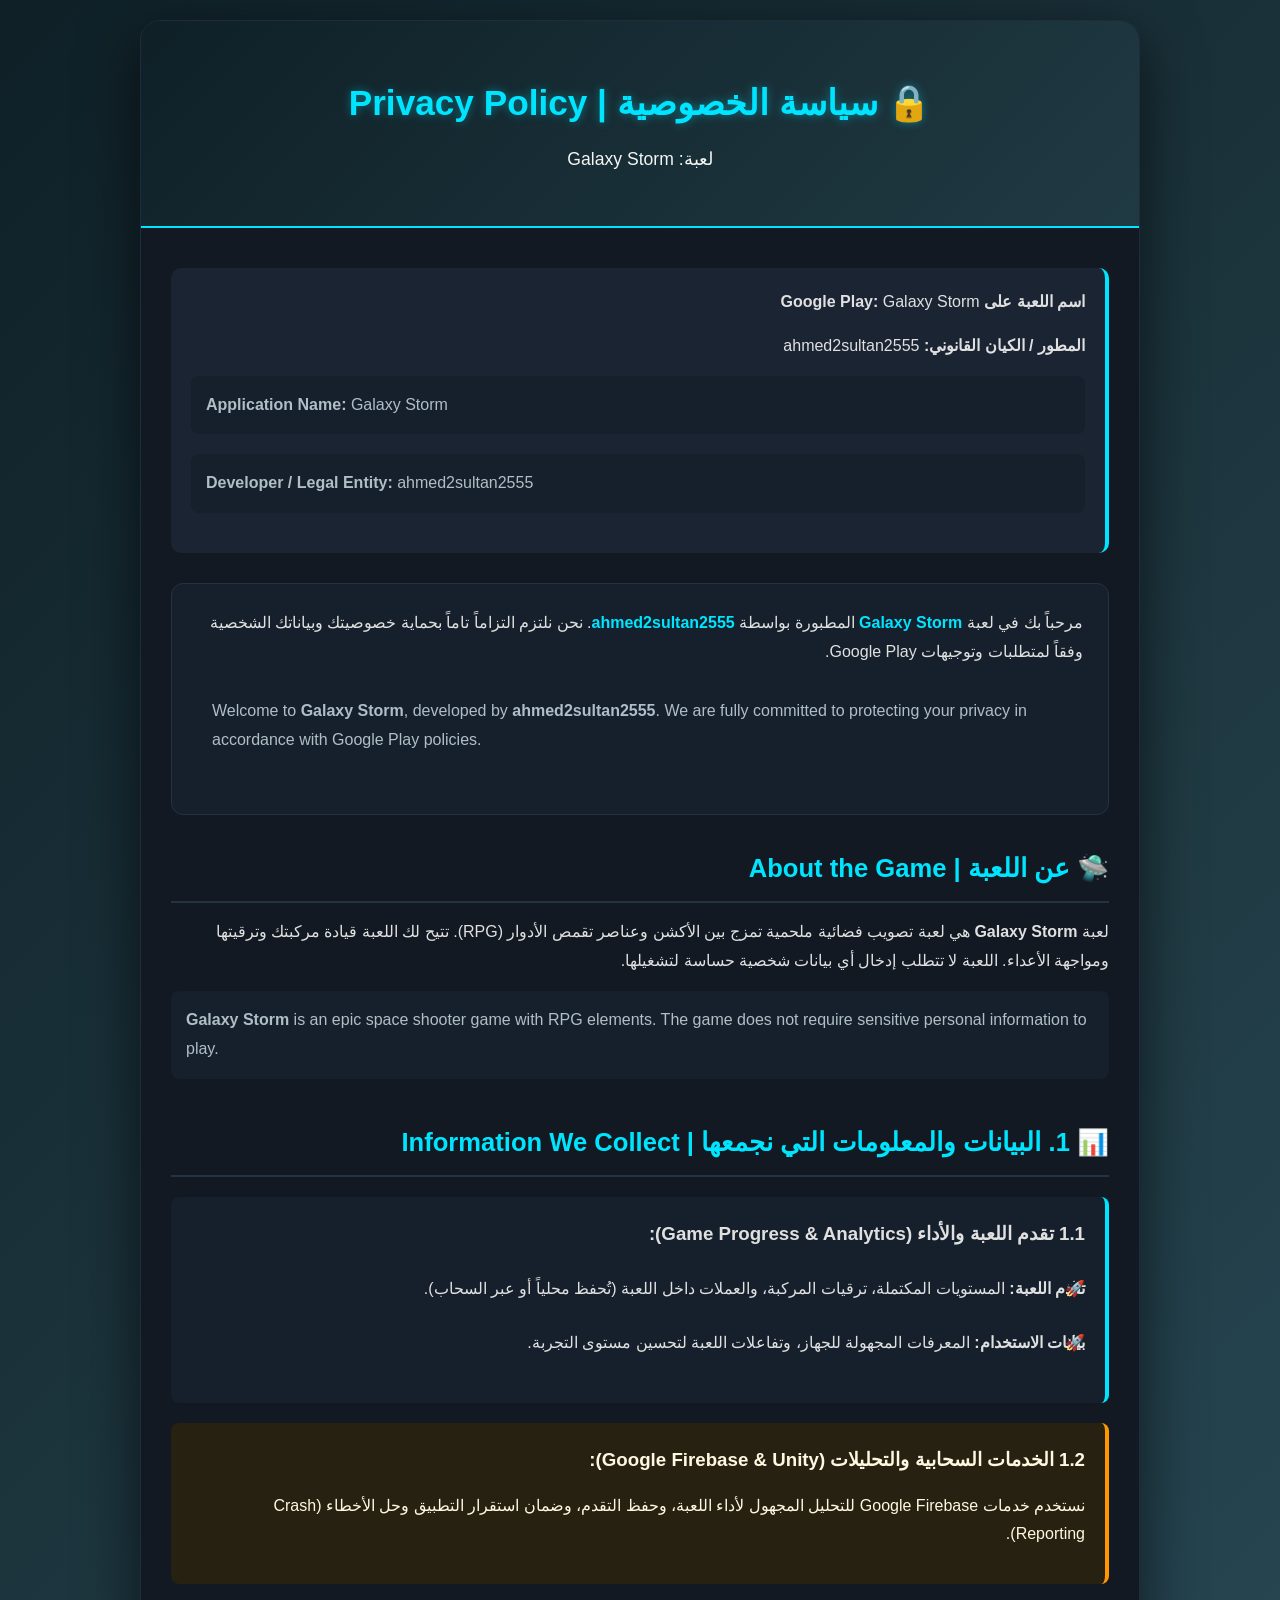
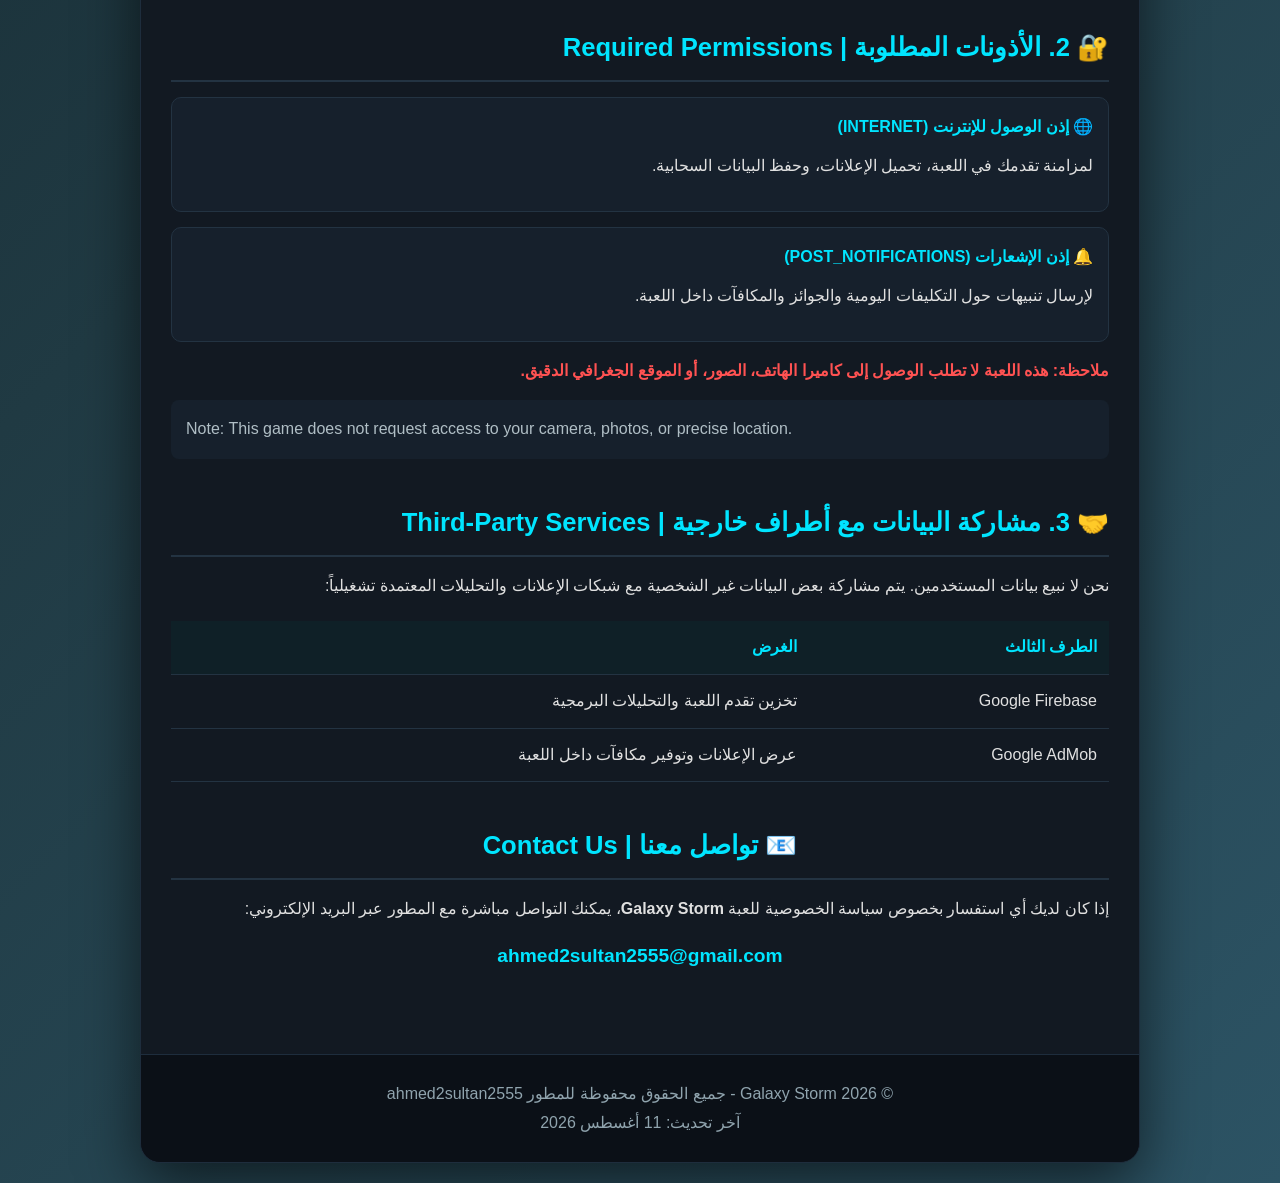
<file: privacy-Galaxy.html>
<!DOCTYPE html>
<html lang="ar" dir="rtl">
<head>
    <meta name="google-adsense-account" content="ca-pub-7137238144396709">
    <meta charset="UTF-8">
    <meta name="viewport" content="width=device-width, initial-scale=1.0">
    <meta name="description" content="سياسة الخصوصية للعبة Galaxy Storm - Privacy Policy for Galaxy Storm Game">
    <title>سياسة الخصوصية - Galaxy Storm | Privacy Policy</title>
    <style>
        * { margin: 0; padding: 0; box-sizing: border-box; }
        body { font-family: 'Segoe UI', Tahoma, Geneva, Verdana, sans-serif; background: linear-gradient(135deg, #0f2027 0%, #203a43 50%, #2c5364 100%); color: #e0e0e0; line-height: 1.8; padding: 20px; }
        .container { max-width: 1000px; margin: 0 auto; background: #121922; border-radius: 20px; box-shadow: 0 20px 60px rgba(0,0,0,0.6); overflow: hidden; border: 1px solid #1e2d3d; }
        .header { background: linear-gradient(135deg, #0f2027 0%, #203a43 100%); color: #00e5ff; padding: 50px 30px; text-align: center; border-bottom: 2px solid #00e5ff; }
        .header h1 { font-size: 2.2em; margin-bottom: 10px; text-shadow: 0 0 10px rgba(0,229,255,0.4); }
        .header .subtitle { font-size: 1.1em; color: #fff; opacity: 0.95; margin-top: 10px; }
        .content { padding: 40px 30px; }
        .developer-info { background: #1a2433; padding: 20px; border-radius: 10px; margin-bottom: 30px; border-right: 4px solid #00e5ff; }
        .intro { background: #16202c; padding: 25px; border-radius: 12px; margin-bottom: 30px; border: 1px solid #233342; }
        .section { margin-bottom: 40px; }
        .section h2 { color: #00e5ff; font-size: 1.6em; margin-bottom: 15px; padding-bottom: 10px; border-bottom: 2px solid #233342; }
        .arabic { text-align: right; direction: rtl; margin-bottom: 15px; }
        .english { text-align: left; direction: ltr; color: #b0bec5; font-style: normal; padding: 15px; background: #16202c; border-radius: 8px; margin-bottom: 20px; }
        .info-box { background: #16202c; border-right: 4px solid #00e5ff; padding: 20px; margin: 20px 0; border-radius: 8px; }
        .firebase-box { background: #262111; border-right: 4px solid #ff9800; padding: 20px; margin: 20px 0; border-radius: 8px; color: #fff8e1; }
        ul { list-style: none; padding: 0; }
        ul li { padding: 10px 0 10px 25px; position: relative; margin-bottom: 5px; }
        ul li:before { content: "🚀"; position: absolute; right: 0; font-size: 1em; }
        .highlight { font-weight: bold; color: #00e5ff; }
        .footer { background: #0b1017; color: #90a4ae; text-align: center; padding: 25px; border-top: 1px solid #1e2d3d; }
        .permission-card { background: #16202c; border: 1px solid #233342; border-radius: 10px; padding: 15px; margin: 15px 0; }
        .permission-card h4 { color: #00e5ff; margin-bottom: 10px; }
        table { width: 100%; border-collapse: collapse; margin: 20px 0; }
        th, td { padding: 12px; text-align: right; border-bottom: 1px solid #233342; }
        th { background: #0f2027; color: #00e5ff; }
    </style>
</head>
<body>

<div class="container">
    <div class="header">
        <h1>🔒 سياسة الخصوصية | Privacy Policy</h1>
        <div class="subtitle">لعبة: Galaxy Storm</div>
    </div>

    <div class="content">
        <!-- قسم معرفات المطور واللعبة المطابق لـ Google Play -->
        <div class="developer-info">
            <p class="arabic"><strong>اسم اللعبة على Google Play:</strong> Galaxy Storm</p>
            <p class="arabic"><strong>المطور / الكيان القانوني:</strong> ahmed2sultan2555</p>
            <p class="english"><strong>Application Name:</strong> Galaxy Storm</p>
            <p class="english"><strong>Developer / Legal Entity:</strong> ahmed2sultan2555</p>
        </div>

        <div class="intro">
            <p class="arabic">
                مرحباً بك في لعبة <span class="highlight">Galaxy Storm</span> المطبورة بواسطة <span class="highlight">ahmed2sultan2555</span>. نحن نلتزم التزاماً تاماً بحماية خصوصيتك وبياناتك الشخصية وفقاً لمتطلبات وتوجيهات Google Play.
            </p>
            <p class="english">
                Welcome to <strong>Galaxy Storm</strong>, developed by <strong>ahmed2sultan2555</strong>. We are fully committed to protecting your privacy in accordance with Google Play policies.
            </p>
        </div>

        <div class="section">
            <h2>🛸 عن اللعبة | About the Game</h2>
            <p class="arabic">
                لعبة <strong>Galaxy Storm</strong> هي لعبة تصويب فضائية ملحمية تمزج بين الأكشن وعناصر تقمص الأدوار (RPG). تتيح لك اللعبة قيادة مركبتك وترقيتها ومواجهة الأعداء. اللعبة لا تتطلب إدخال أي بيانات شخصية حساسة لتشغيلها.
            </p>
            <p class="english">
                <strong>Galaxy Storm</strong> is an epic space shooter game with RPG elements. The game does not require sensitive personal information to play.
            </p>
        </div>

        <div class="section">
            <h2>📊 1. البيانات والمعلومات التي نجمعها | Information We Collect</h2>
            <div class="info-box">
                <h3 class="arabic">1.1 تقدم اللعبة والأداء (Game Progress & Analytics):</h3>
                <ul class="arabic">
                    <li><strong>تقدم اللعبة:</strong> المستويات المكتملة، ترقيات المركبة، والعملات داخل اللعبة (تُحفظ محلياً أو عبر السحاب).</li>
                    <li><strong>بيانات الاستخدام:</strong> المعرفات المجهولة للجهاز، وتفاعلات اللعبة لتحسين مستوى التجربة.</li>
                </ul>
            </div>
            
            <div class="firebase-box">
                <h3 class="arabic">1.2 الخدمات السحابية والتحليلات (Google Firebase & Unity):</h3>
                <p class="arabic">نستخدم خدمات Google Firebase للتحليل المجهول لأداء اللعبة، وحفظ التقدم، وضمان استقرار التطبيق وحل الأخطاء (Crash Reporting).</p>
            </div>
        </div>

        <div class="section">
            <h2>🔐 2. الأذونات المطلوبة | Required Permissions</h2>
            
            <div class="permission-card">
                <h4>🌐 إذن الوصول للإنترنت (INTERNET)</h4>
                <p class="arabic">لمزامنة تقدمك في اللعبة، تحميل الإعلانات، وحفظ البيانات السحابية.</p>
            </div>

            <div class="permission-card">
                <h4>🔔 إذن الإشعارات (POST_NOTIFICATIONS)</h4>
                <p class="arabic">لإرسال تنبيهات حول التكليفات اليومية والجوائز والمكافآت داخل اللعبة.</p>
            </div>

            <p class="arabic" style="color: #ff5252; font-weight: bold;">ملاحظة: هذه اللعبة لا تطلب الوصول إلى كاميرا الهاتف، الصور، أو الموقع الجغرافي الدقيق.</p>
            <p class="english">Note: This game does not request access to your camera, photos, or precise location.</p>
        </div>

        <div class="section">
            <h2>🤝 3. مشاركة البيانات مع أطراف خارجية | Third-Party Services</h2>
            <p class="arabic">نحن لا نبيع بيانات المستخدمين. يتم مشاركة بعض البيانات غير الشخصية مع شبكات الإعلانات والتحليلات المعتمدة تشغيلياً:</p>
            <table>
                <thead>
                    <tr>
                        <th>الطرف الثالث</th>
                        <th>الغرض</th>
                    </tr>
                </thead>
                <tbody>
                    <tr><td>Google Firebase</td><td>تخزين تقدم اللعبة والتحليلات البرمجية</td></tr>
                    <tr><td>Google AdMob</td><td>عرض الإعلانات وتوفير مكافآت داخل اللعبة</td></tr>
                </tbody>
            </table>
        </div>

        <div class="section" style="text-align: center;">
            <h2>📧 تواصل معنا | Contact Us</h2>
            <p class="arabic">إذا كان لديك أي استفسار بخصوص سياسة الخصوصية للعبة <strong>Galaxy Storm</strong>، يمكنك التواصل مباشرة مع المطور عبر البريد الإلكتروني:</p>
            <p class="highlight" style="font-size: 1.2em; margin-top: 10px;">ahmed2sultan2555@gmail.com</p>
        </div>
    </div>

    <div class="footer">
        <p>© 2026 Galaxy Storm - جميع الحقوق محفوظة للمطور ahmed2sultan2555</p>
        <p>آخر تحديث: 11 أغسطس 2026</p>
    </div>
</div>

</body>
</html>
</file>
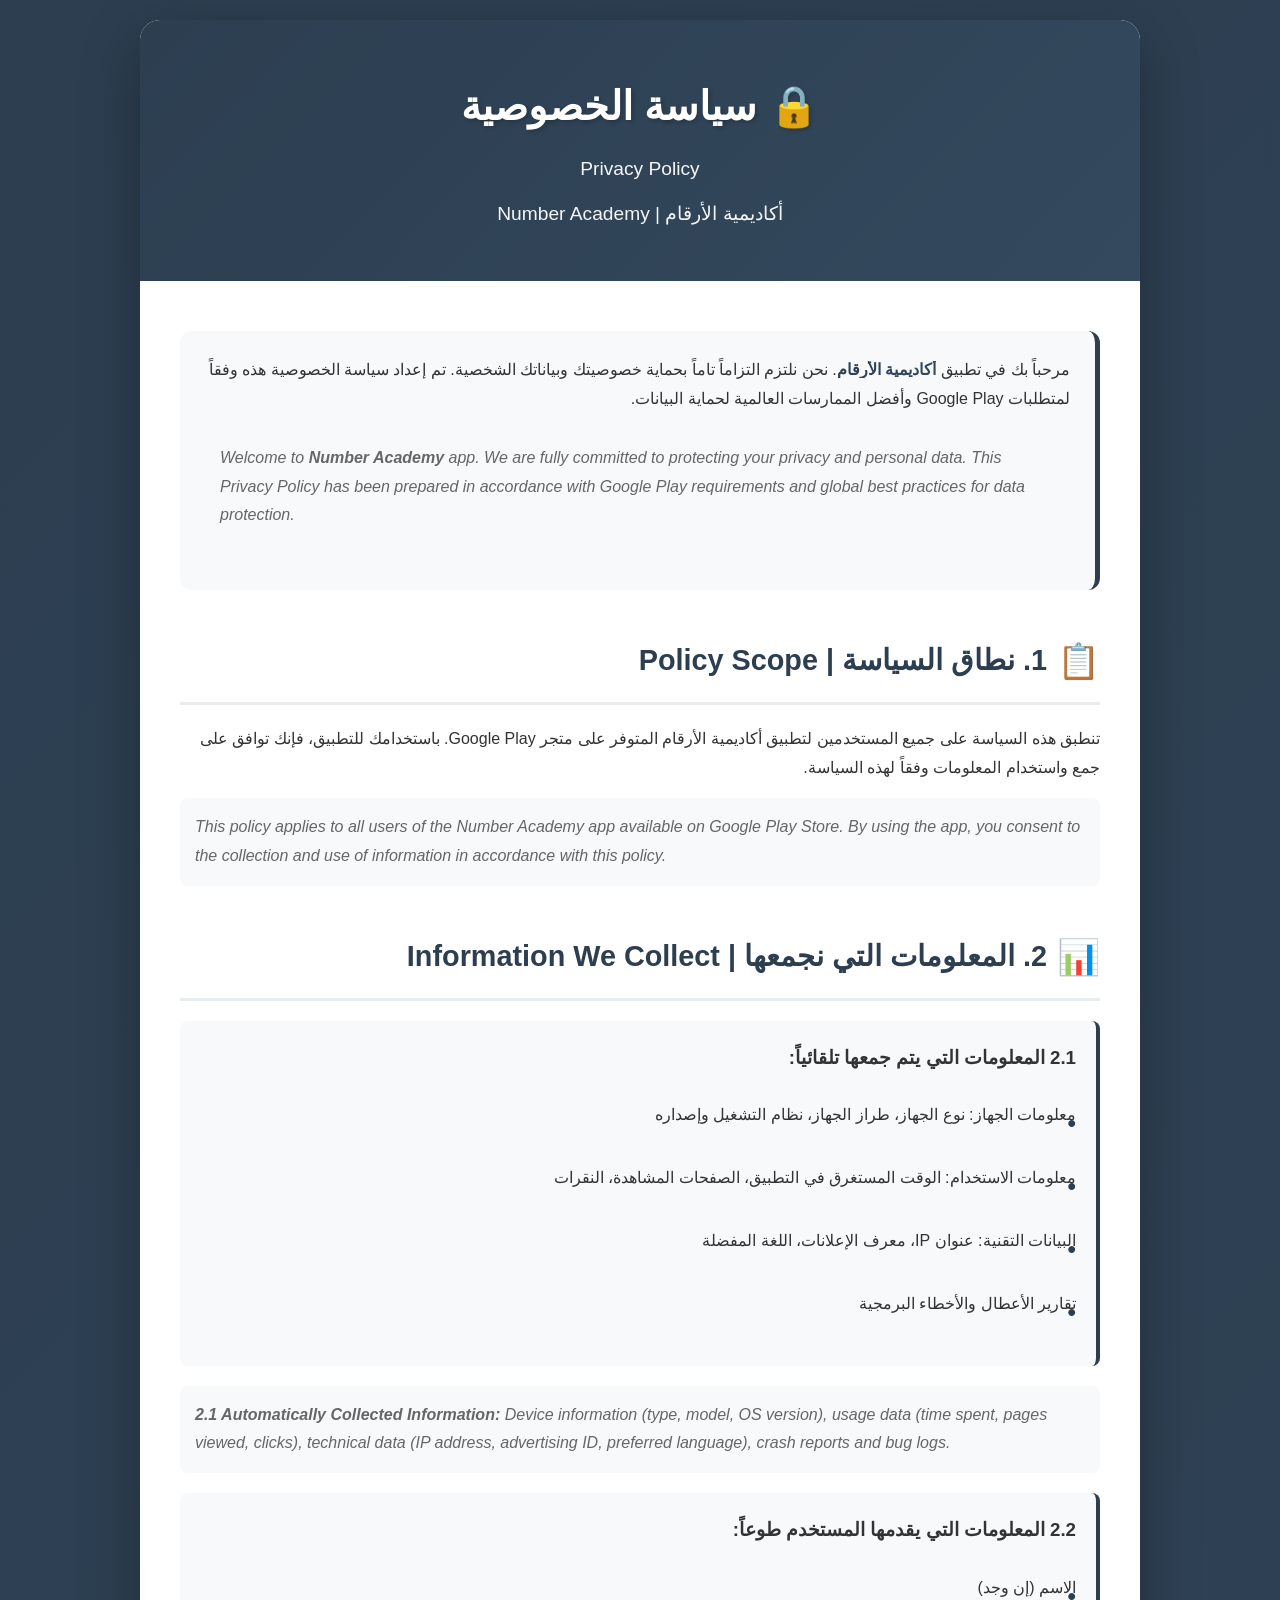
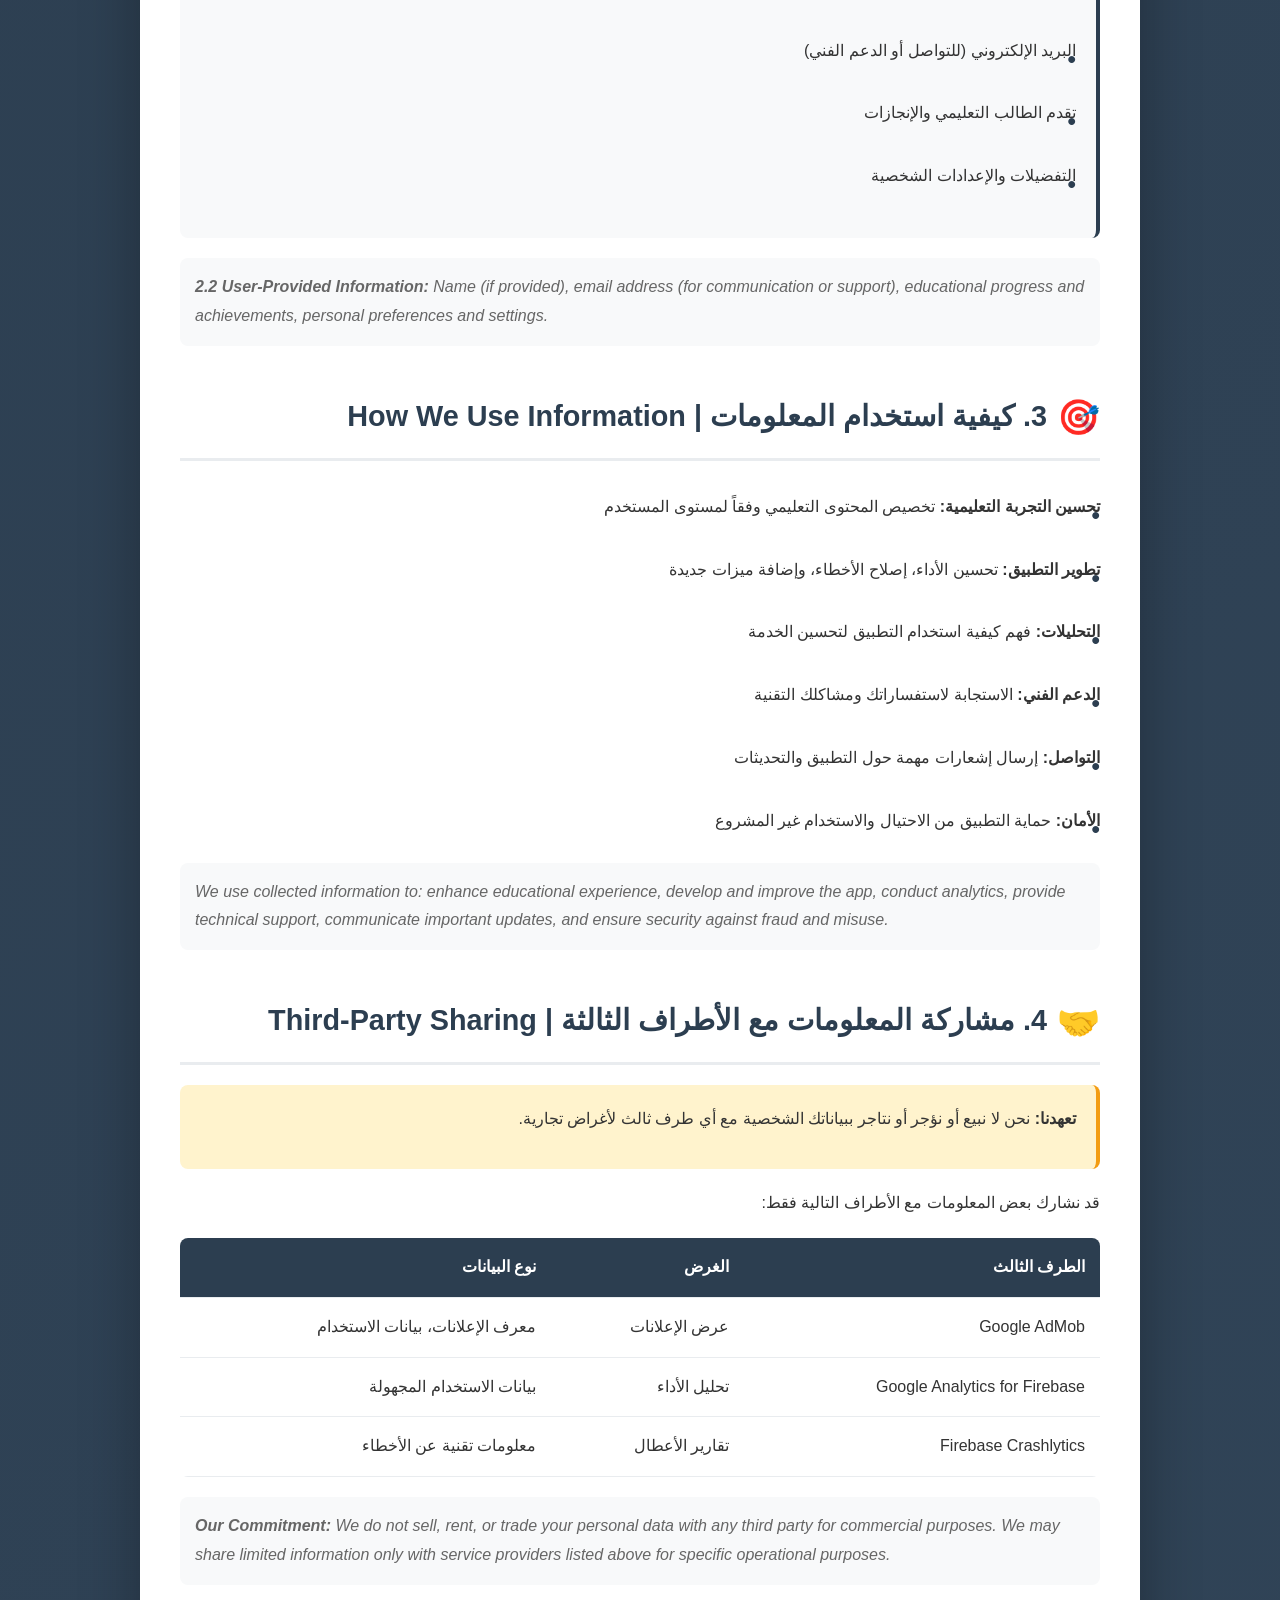
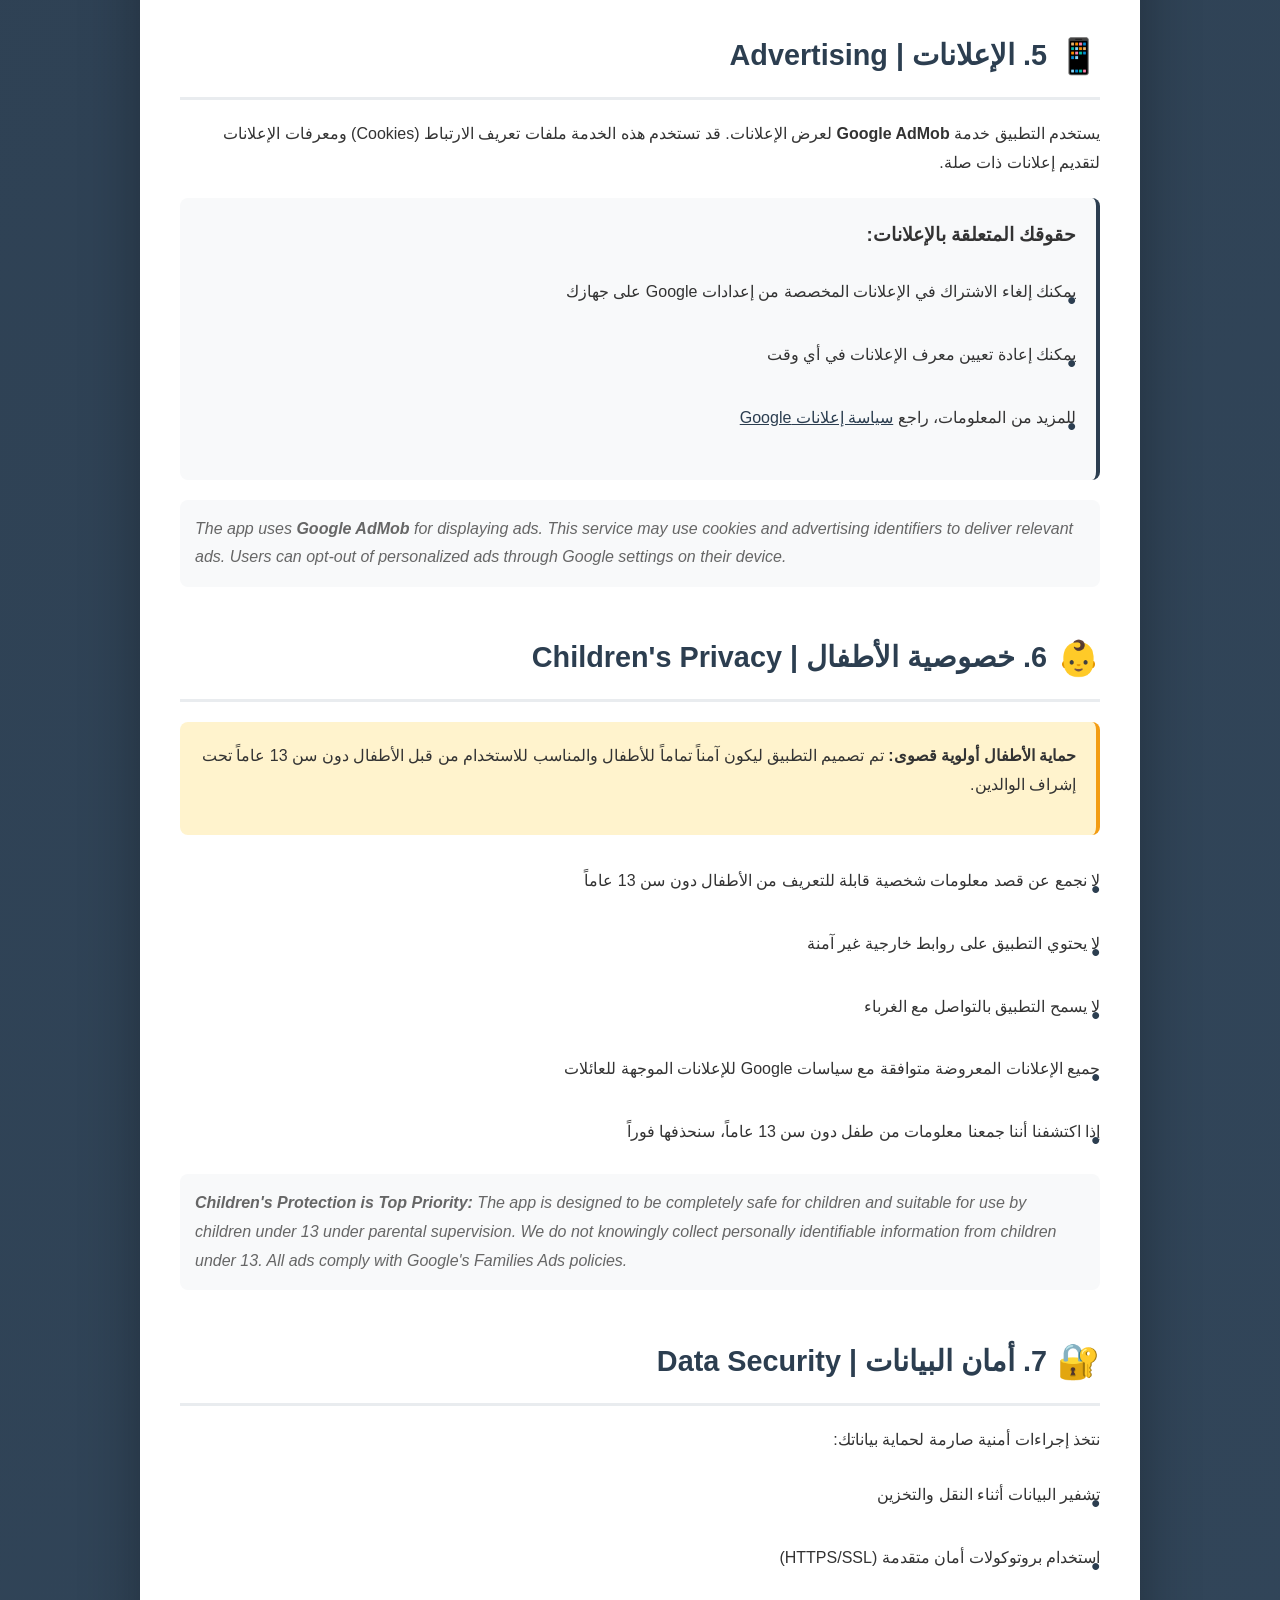
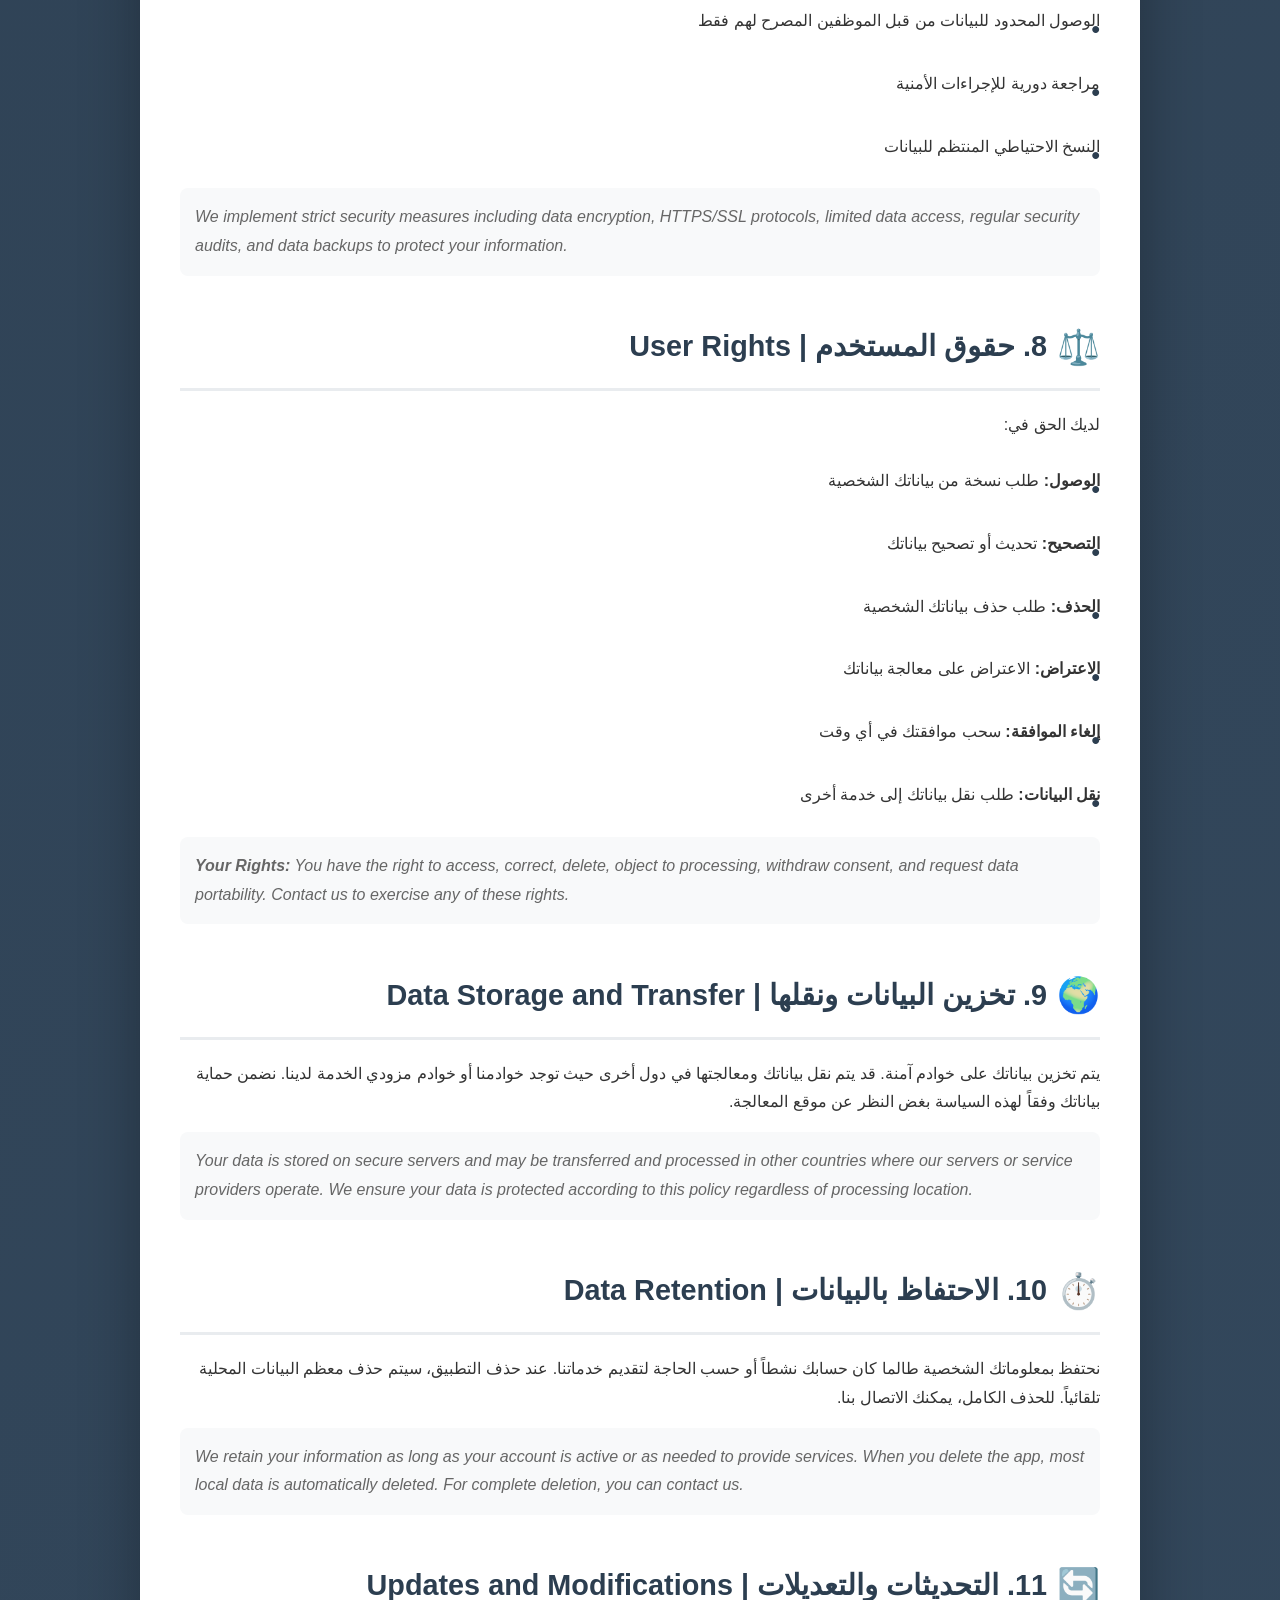
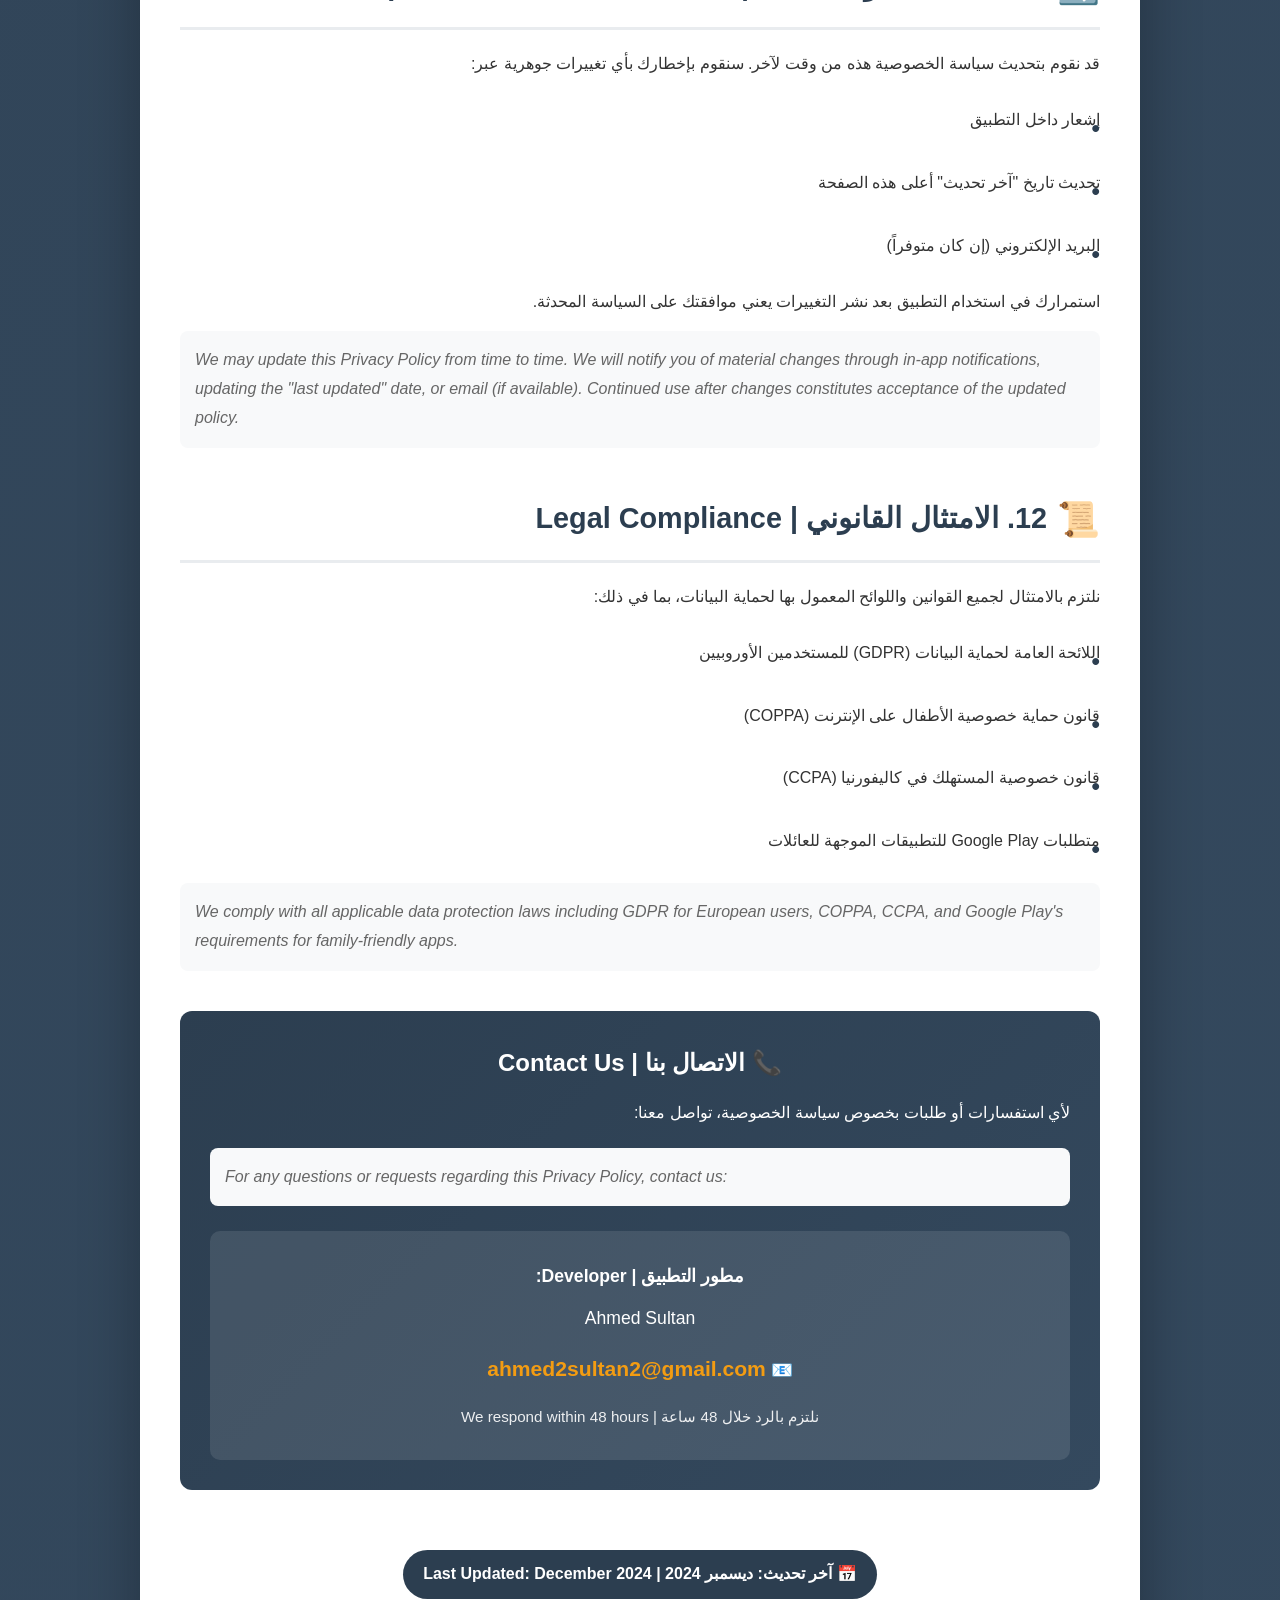
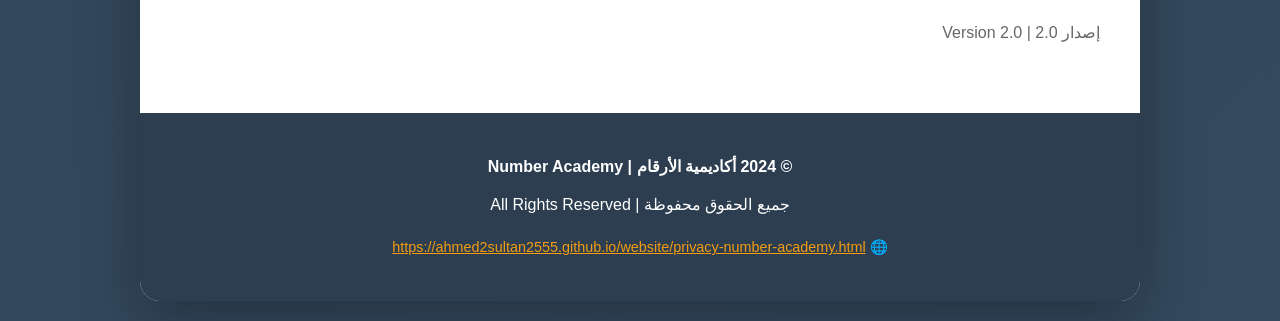
<file: privacy-number-academy.html>
<!DOCTYPE html>
<html lang="ar" dir="rtl">
<head>
    <meta name="google-adsense-account" content="ca-pub-7137238144396709">
    <meta charset="UTF-8">
    <meta name="viewport" content="width=device-width, initial-scale=1.0">
    <meta name="description" content="سياسة الخصوصية لتطبيق أكاديمية الأرقام - Privacy Policy for Number Academy App">
    <title>سياسة الخصوصية - أكاديمية الأرقام | Privacy Policy - Number Academy</title>
    <style>
        * {
            margin: 0;
            padding: 0;
            box-sizing: border-box;
        }
        
        body {
            font-family: 'Segoe UI', Tahoma, Geneva, Verdana, sans-serif;
            background: linear-gradient(135deg, #2c3e50 0%, #34495e 100%);
            color: #333;
            line-height: 1.8;
            padding: 20px;
        }
        
        .container {
            max-width: 1000px;
            margin: 0 auto;
            background: #ffffff;
            border-radius: 20px;
            box-shadow: 0 20px 60px rgba(0,0,0,0.3);
            overflow: hidden;
        }
        
        .header {
            background: linear-gradient(135deg, #2c3e50 0%, #34495e 100%);
            color: white;
            padding: 50px 30px;
            text-align: center;
        }
        
        .header h1 {
            font-size: 2.5em;
            margin-bottom: 10px;
            text-shadow: 2px 2px 4px rgba(0,0,0,0.2);
        }
        
        .header .subtitle {
            font-size: 1.2em;
            opacity: 0.95;
            margin-top: 10px;
        }
        
        .content {
            padding: 50px 40px;
        }
        
        .intro {
            background: #f8f9fa;
            padding: 25px;
            border-radius: 12px;
            margin-bottom: 40px;
            border-right: 5px solid #2c3e50;
        }
        
        .section {
            margin-bottom: 40px;
        }
        
        .section h2 {
            color: #2c3e50;
            font-size: 1.8em;
            margin-bottom: 20px;
            padding-bottom: 10px;
            border-bottom: 3px solid #e9ecef;
            display: flex;
            align-items: center;
            gap: 10px;
        }
        
        .section-icon {
            font-size: 1.2em;
        }
        
        .arabic {
            text-align: right;
            direction: rtl;
            margin-bottom: 15px;
        }
        
        .english {
            text-align: left;
            direction: ltr;
            color: #666;
            font-style: italic;
            padding: 15px;
            background: #f8f9fa;
            border-radius: 8px;
            margin-bottom: 20px;
        }
        
        .info-box {
            background: #f8f9fa;
            border-right: 4px solid #2c3e50;
            padding: 20px;
            margin: 20px 0;
            border-radius: 8px;
        }
        
        .warning-box {
            background: #fff3cd;
            border-right: 4px solid #f39c12;
            padding: 20px;
            margin: 20px 0;
            border-radius: 8px;
        }
        
        ul {
            list-style: none;
            padding: 0;
        }
        
        ul li {
            padding: 12px 0 12px 35px;
            position: relative;
            margin-bottom: 10px;
        }
        
        ul li:before {
            content: "•";
            position: absolute;
            right: 0;
            color: #2c3e50;
            font-weight: bold;
            font-size: 1.5em;
        }
        
        .highlight {
            background: linear-gradient(120deg, #2c3e50 0%, #34495e 100%);
            background-clip: text;
            -webkit-background-clip: text;
            -webkit-text-fill-color: transparent;
            font-weight: bold;
        }
        
        .contact-box {
            background: linear-gradient(135deg, #2c3e50 0%, #34495e 100%);
            color: white;
            padding: 30px;
            border-radius: 12px;
            text-align: center;
            margin-top: 40px;
        }
        
        .contact-box h2 {
            color: white;
            border: none;
            margin-bottom: 15px;
        }
        
        .contact-box a {
            color: #f39c12;
            text-decoration: none;
            font-size: 1.2em;
            font-weight: bold;
            transition: all 0.3s;
        }
        
        .contact-box a:hover {
            color: #fff;
            text-shadow: 0 0 10px rgba(255,255,255,0.5);
        }
        
        .contact-info {
            background: rgba(255,255,255,0.1);
            padding: 20px;
            border-radius: 10px;
            margin-top: 20px;
        }
        
        .contact-info p {
            margin: 10px 0;
            font-size: 1.1em;
        }
        
        .footer {
            background: #2c3e50;
            color: white;
            text-align: center;
            padding: 30px;
        }
        
        .footer p {
            margin: 10px 0;
        }
        
        .update-date {
            display: inline-block;
            background: #2c3e50;
            color: white;
            padding: 10px 20px;
            border-radius: 25px;
            margin-top: 20px;
            font-weight: bold;
        }
        
        @media (max-width: 768px) {
            .header h1 {
                font-size: 1.8em;
            }
            
            .content {
                padding: 30px 20px;
            }
            
            .section h2 {
                font-size: 1.4em;
            }
        }
        
        .table-container {
            overflow-x: auto;
            margin: 20px 0;
        }
        
        table {
            width: 100%;
            border-collapse: collapse;
            background: white;
            border-radius: 8px;
            overflow: hidden;
        }
        
        th, td {
            padding: 15px;
            text-align: right;
            border-bottom: 1px solid #e9ecef;
        }
        
        th {
            background: #2c3e50;
            color: white;
            font-weight: bold;
        }
        
        tr:hover {
            background: #f8f9fa;
        }
    </style>
</head>
<body>

<div class="container">
    <div class="header">
        <h1>🔒 سياسة الخصوصية</h1>
        <div class="subtitle">Privacy Policy</div>
        <div class="subtitle">أكاديمية الأرقام | Number Academy</div>
    </div>

    <div class="content">
        <div class="intro">
            <p class="arabic">
                مرحباً بك في تطبيق <span class="highlight">أكاديمية الأرقام</span>. نحن نلتزم التزاماً تاماً بحماية خصوصيتك وبياناتك الشخصية. تم إعداد سياسة الخصوصية هذه وفقاً لمتطلبات Google Play وأفضل الممارسات العالمية لحماية البيانات.
            </p>
            <p class="english">
                Welcome to <strong>Number Academy</strong> app. We are fully committed to protecting your privacy and personal data. This Privacy Policy has been prepared in accordance with Google Play requirements and global best practices for data protection.
            </p>
        </div>

        <div class="section">
            <h2><span class="section-icon">📋</span> 1. نطاق السياسة | Policy Scope</h2>
            <p class="arabic">
                تنطبق هذه السياسة على جميع المستخدمين لتطبيق أكاديمية الأرقام المتوفر على متجر Google Play. باستخدامك للتطبيق، فإنك توافق على جمع واستخدام المعلومات وفقاً لهذه السياسة.
            </p>
            <p class="english">
                This policy applies to all users of the Number Academy app available on Google Play Store. By using the app, you consent to the collection and use of information in accordance with this policy.
            </p>
        </div>

        <div class="section">
            <h2><span class="section-icon">📊</span> 2. المعلومات التي نجمعها | Information We Collect</h2>
            
            <div class="info-box">
                <h3 class="arabic">2.1 المعلومات التي يتم جمعها تلقائياً:</h3>
                <ul class="arabic">
                    <li>معلومات الجهاز: نوع الجهاز، طراز الجهاز، نظام التشغيل وإصداره</li>
                    <li>معلومات الاستخدام: الوقت المستغرق في التطبيق، الصفحات المشاهدة، النقرات</li>
                    <li>البيانات التقنية: عنوان IP، معرف الإعلانات، اللغة المفضلة</li>
                    <li>تقارير الأعطال والأخطاء البرمجية</li>
                </ul>
            </div>

            <p class="english">
                <strong>2.1 Automatically Collected Information:</strong> Device information (type, model, OS version), usage data (time spent, pages viewed, clicks), technical data (IP address, advertising ID, preferred language), crash reports and bug logs.
            </p>

            <div class="info-box">
                <h3 class="arabic">2.2 المعلومات التي يقدمها المستخدم طوعاً:</h3>
                <ul class="arabic">
                    <li>الاسم (إن وجد)</li>
                    <li>البريد الإلكتروني (للتواصل أو الدعم الفني)</li>
                    <li>تقدم الطالب التعليمي والإنجازات</li>
                    <li>التفضيلات والإعدادات الشخصية</li>
                </ul>
            </div>

            <p class="english">
                <strong>2.2 User-Provided Information:</strong> Name (if provided), email address (for communication or support), educational progress and achievements, personal preferences and settings.
            </p>
        </div>

        <div class="section">
            <h2><span class="section-icon">🎯</span> 3. كيفية استخدام المعلومات | How We Use Information</h2>
            <ul class="arabic">
                <li><strong>تحسين التجربة التعليمية:</strong> تخصيص المحتوى التعليمي وفقاً لمستوى المستخدم</li>
                <li><strong>تطوير التطبيق:</strong> تحسين الأداء، إصلاح الأخطاء، وإضافة ميزات جديدة</li>
                <li><strong>التحليلات:</strong> فهم كيفية استخدام التطبيق لتحسين الخدمة</li>
                <li><strong>الدعم الفني:</strong> الاستجابة لاستفساراتك ومشاكلك التقنية</li>
                <li><strong>التواصل:</strong> إرسال إشعارات مهمة حول التطبيق والتحديثات</li>
                <li><strong>الأمان:</strong> حماية التطبيق من الاحتيال والاستخدام غير المشروع</li>
            </ul>

            <p class="english">
                We use collected information to: enhance educational experience, develop and improve the app, conduct analytics, provide technical support, communicate important updates, and ensure security against fraud and misuse.
            </p>
        </div>

        <div class="section">
            <h2><span class="section-icon">🤝</span> 4. مشاركة المعلومات مع الأطراف الثالثة | Third-Party Sharing</h2>
            
            <div class="warning-box">
                <p class="arabic">
                    <strong>تعهدنا:</strong> نحن لا نبيع أو نؤجر أو نتاجر ببياناتك الشخصية مع أي طرف ثالث لأغراض تجارية.
                </p>
            </div>

            <p class="arabic">قد نشارك بعض المعلومات مع الأطراف التالية فقط:</p>

            <div class="table-container">
                <table>
                    <thead>
                        <tr>
                            <th>الطرف الثالث</th>
                            <th>الغرض</th>
                            <th>نوع البيانات</th>
                        </tr>
                    </thead>
                    <tbody>
                        <tr>
                            <td>Google AdMob</td>
                            <td>عرض الإعلانات</td>
                            <td>معرف الإعلانات، بيانات الاستخدام</td>
                        </tr>
                        <tr>
                            <td>Google Analytics for Firebase</td>
                            <td>تحليل الأداء</td>
                            <td>بيانات الاستخدام المجهولة</td>
                        </tr>
                        <tr>
                            <td>Firebase Crashlytics</td>
                            <td>تقارير الأعطال</td>
                            <td>معلومات تقنية عن الأخطاء</td>
                        </tr>
                    </tbody>
                </table>
            </div>

            <p class="english">
                <strong>Our Commitment:</strong> We do not sell, rent, or trade your personal data with any third party for commercial purposes. We may share limited information only with service providers listed above for specific operational purposes.
            </p>
        </div>

        <div class="section">
            <h2><span class="section-icon">📱</span> 5. الإعلانات | Advertising</h2>
            <p class="arabic">
                يستخدم التطبيق خدمة <strong>Google AdMob</strong> لعرض الإعلانات. قد تستخدم هذه الخدمة ملفات تعريف الارتباط (Cookies) ومعرفات الإعلانات لتقديم إعلانات ذات صلة.
            </p>
            
            <div class="info-box">
                <h3 class="arabic">حقوقك المتعلقة بالإعلانات:</h3>
                <ul class="arabic">
                    <li>يمكنك إلغاء الاشتراك في الإعلانات المخصصة من إعدادات Google على جهازك</li>
                    <li>يمكنك إعادة تعيين معرف الإعلانات في أي وقت</li>
                    <li>للمزيد من المعلومات، راجع <a href="https://policies.google.com/technologies/ads" target="_blank" style="color: #2c3e50;">سياسة إعلانات Google</a></li>
                </ul>
            </div>

            <p class="english">
                The app uses <strong>Google AdMob</strong> for displaying ads. This service may use cookies and advertising identifiers to deliver relevant ads. Users can opt-out of personalized ads through Google settings on their device.
            </p>
        </div>

        <div class="section">
            <h2><span class="section-icon">👶</span> 6. خصوصية الأطفال | Children's Privacy</h2>
            
            <div class="warning-box">
                <p class="arabic">
                    <strong>حماية الأطفال أولوية قصوى:</strong> تم تصميم التطبيق ليكون آمناً تماماً للأطفال والمناسب للاستخدام من قبل الأطفال دون سن 13 عاماً تحت إشراف الوالدين.
                </p>
            </div>

            <ul class="arabic">
                <li>لا نجمع عن قصد معلومات شخصية قابلة للتعريف من الأطفال دون سن 13 عاماً</li>
                <li>لا يحتوي التطبيق على روابط خارجية غير آمنة</li>
                <li>لا يسمح التطبيق بالتواصل مع الغرباء</li>
                <li>جميع الإعلانات المعروضة متوافقة مع سياسات Google للإعلانات الموجهة للعائلات</li>
                <li>إذا اكتشفنا أننا جمعنا معلومات من طفل دون سن 13 عاماً، سنحذفها فوراً</li>
            </ul>

            <p class="english">
                <strong>Children's Protection is Top Priority:</strong> The app is designed to be completely safe for children and suitable for use by children under 13 under parental supervision. We do not knowingly collect personally identifiable information from children under 13. All ads comply with Google's Families Ads policies.
            </p>
        </div>

        <div class="section">
            <h2><span class="section-icon">🔐</span> 7. أمان البيانات | Data Security</h2>
            <p class="arabic">
                نتخذ إجراءات أمنية صارمة لحماية بياناتك:
            </p>
            <ul class="arabic">
                <li>تشفير البيانات أثناء النقل والتخزين</li>
                <li>استخدام بروتوكولات أمان متقدمة (HTTPS/SSL)</li>
                <li>الوصول المحدود للبيانات من قبل الموظفين المصرح لهم فقط</li>
                <li>مراجعة دورية للإجراءات الأمنية</li>
                <li>النسخ الاحتياطي المنتظم للبيانات</li>
            </ul>

            <p class="english">
                We implement strict security measures including data encryption, HTTPS/SSL protocols, limited data access, regular security audits, and data backups to protect your information.
            </p>
        </div>

        <div class="section">
            <h2><span class="section-icon">⚖️</span> 8. حقوق المستخدم | User Rights</h2>
            <p class="arabic">لديك الحق في:</p>
            <ul class="arabic">
                <li><strong>الوصول:</strong> طلب نسخة من بياناتك الشخصية</li>
                <li><strong>التصحيح:</strong> تحديث أو تصحيح بياناتك</li>
                <li><strong>الحذف:</strong> طلب حذف بياناتك الشخصية</li>
                <li><strong>الاعتراض:</strong> الاعتراض على معالجة بياناتك</li>
                <li><strong>إلغاء الموافقة:</strong> سحب موافقتك في أي وقت</li>
                <li><strong>نقل البيانات:</strong> طلب نقل بياناتك إلى خدمة أخرى</li>
            </ul>

            <p class="english">
                <strong>Your Rights:</strong> You have the right to access, correct, delete, object to processing, withdraw consent, and request data portability. Contact us to exercise any of these rights.
            </p>
        </div>

        <div class="section">
            <h2><span class="section-icon">🌍</span> 9. تخزين البيانات ونقلها | Data Storage and Transfer</h2>
            <p class="arabic">
                يتم تخزين بياناتك على خوادم آمنة. قد يتم نقل بياناتك ومعالجتها في دول أخرى حيث توجد خوادمنا أو خوادم مزودي الخدمة لدينا. نضمن حماية بياناتك وفقاً لهذه السياسة بغض النظر عن موقع المعالجة.
            </p>

            <p class="english">
                Your data is stored on secure servers and may be transferred and processed in other countries where our servers or service providers operate. We ensure your data is protected according to this policy regardless of processing location.
            </p>
        </div>

        <div class="section">
            <h2><span class="section-icon">⏱️</span> 10. الاحتفاظ بالبيانات | Data Retention</h2>
            <p class="arabic">
                نحتفظ بمعلوماتك الشخصية طالما كان حسابك نشطاً أو حسب الحاجة لتقديم خدماتنا. عند حذف التطبيق، سيتم حذف معظم البيانات المحلية تلقائياً. للحذف الكامل، يمكنك الاتصال بنا.
            </p>

            <p class="english">
                We retain your information as long as your account is active or as needed to provide services. When you delete the app, most local data is automatically deleted. For complete deletion, you can contact us.
            </p>
        </div>

        <div class="section">
            <h2><span class="section-icon">🔄</span> 11. التحديثات والتعديلات | Updates and Modifications</h2>
            <p class="arabic">
                قد نقوم بتحديث سياسة الخصوصية هذه من وقت لآخر. سنقوم بإخطارك بأي تغييرات جوهرية عبر:
            </p>
            <ul class="arabic">
                <li>إشعار داخل التطبيق</li>
                <li>تحديث تاريخ "آخر تحديث" أعلى هذه الصفحة</li>
                <li>البريد الإلكتروني (إن كان متوفراً)</li>
            </ul>
            <p class="arabic">
                استمرارك في استخدام التطبيق بعد نشر التغييرات يعني موافقتك على السياسة المحدثة.
            </p>

            <p class="english">
                We may update this Privacy Policy from time to time. We will notify you of material changes through in-app notifications, updating the "last updated" date, or email (if available). Continued use after changes constitutes acceptance of the updated policy.
            </p>
        </div>

        <div class="section">
            <h2><span class="section-icon">📜</span> 12. الامتثال القانوني | Legal Compliance</h2>
            <p class="arabic">
                نلتزم بالامتثال لجميع القوانين واللوائح المعمول بها لحماية البيانات، بما في ذلك:
            </p>
            <ul class="arabic">
                <li>اللائحة العامة لحماية البيانات (GDPR) للمستخدمين الأوروبيين</li>
                <li>قانون حماية خصوصية الأطفال على الإنترنت (COPPA)</li>
                <li>قانون خصوصية المستهلك في كاليفورنيا (CCPA)</li>
                <li>متطلبات Google Play للتطبيقات الموجهة للعائلات</li>
            </ul>

            <p class="english">
                We comply with all applicable data protection laws including GDPR for European users, COPPA, CCPA, and Google Play's requirements for family-friendly apps.
            </p>
        </div>

        <div class="contact-box">
            <h2>📞 الاتصال بنا | Contact Us</h2>
            <p class="arabic" style="margin-bottom: 20px;">
                لأي استفسارات أو طلبات بخصوص سياسة الخصوصية، تواصل معنا:
            </p>
            <p class="english" style="margin-bottom: 25px;">
                For any questions or requests regarding this Privacy Policy, contact us:
            </p>
            
            <div class="contact-info">
                <p><strong>مطور التطبيق | Developer:</strong></p>
                <p>Ahmed Sultan</p>
                <p style="margin-top: 15px;">
                    📧 <a href="mailto:ahmed2sultan2@gmail.com">ahmed2sultan2@gmail.com</a>
                </p>
                <p style="margin-top: 15px; font-size: 0.95em; opacity: 0.9;">
                    نلتزم بالرد خلال 48 ساعة | We respond within 48 hours
                </p>
            </div>
        </div>

        <div style="text-align: center; margin-top: 40px;">
            <div class="update-date">
                📅 آخر تحديث: ديسمبر 2024 | Last Updated: December 2024
            </div>
            <p class="arabic" style="margin-top: 20px; color: #666;">
                إصدار 2.0 | Version 2.0
            </p>
        </div>
    </div>

    <div class="footer">
        <p><strong>© 2024 أكاديمية الأرقام | Number Academy</strong></p>
        <p>جميع الحقوق محفوظة | All Rights Reserved</p>
        <p style="margin-top: 15px; font-size: 0.9em;">
            🌐 <a href="https://ahmed2sultan2555.github.io/website/privacy-number-academy.html" style="color: #f39c12;">https://ahmed2sultan2555.github.io/website/privacy-number-academy.html</a>
        </p>
    </div>
</div>

</body>
</html>
</file>
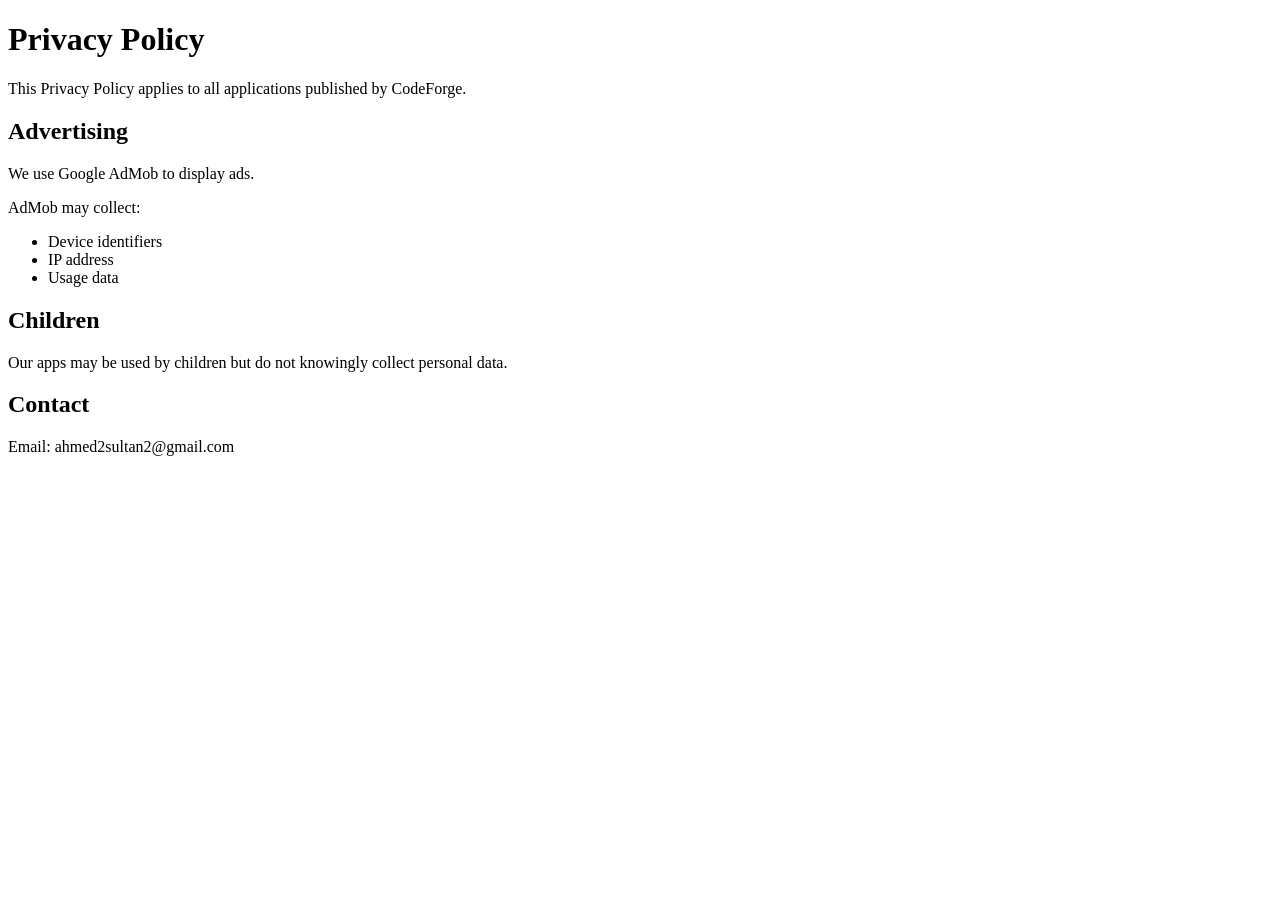
<file: privacy.html>
<!DOCTYPE html>
<html lang="en">
<head>
<meta charset="UTF-8">
<title>Privacy Policy</title>
<meta name="robots" content="index, follow">
<link rel="canonical" href="https://ahmed2sultan2555.github.io/privacy.html">
</head>

<body>
<h1>Privacy Policy</h1>

<p>This Privacy Policy applies to all applications published by CodeForge.</p>

<h2>Advertising</h2>
<p>We use Google AdMob to display ads.</p>
<p>AdMob may collect:</p>
<ul>
<li>Device identifiers</li>
<li>IP address</li>
<li>Usage data</li>
</ul>

<h2>Children</h2>
<p>Our apps may be used by children but do not knowingly collect personal data.</p>

<h2>Contact</h2>
<p>Email: ahmed2sultan2@gmail.com</p>

</body>
</html>
</file>
